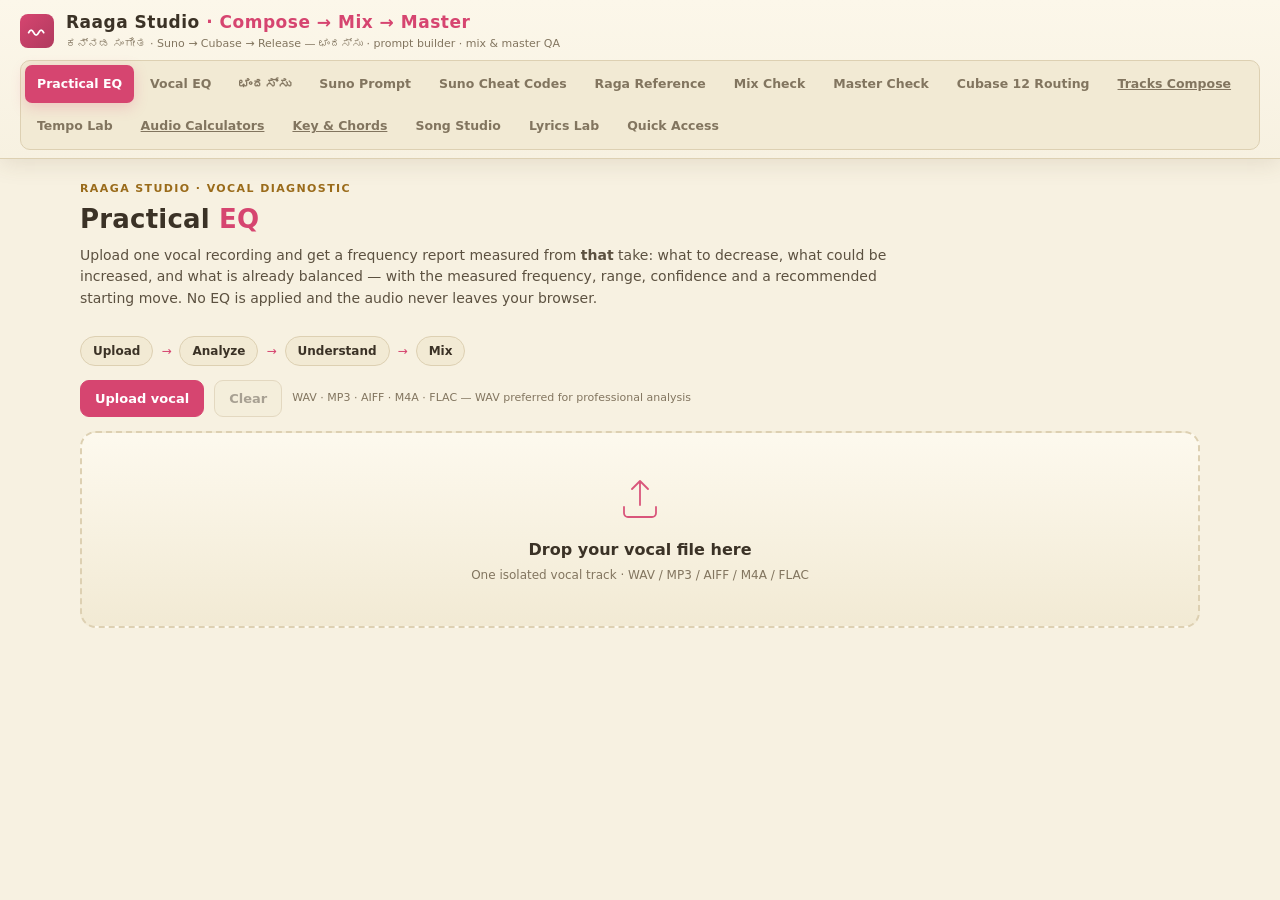
<file: index.html>
<!DOCTYPE html>
<html lang="en">
<head>
  <meta charset="utf-8">
  <meta name="viewport" content="width=device-width, initial-scale=1, viewport-fit=cover">
  <meta name="theme-color" content="#f7f1e1">
  <meta name="color-scheme" content="light">
  <meta name="apple-mobile-web-app-capable" content="yes">
  <meta name="apple-mobile-web-app-status-bar-style" content="black-translucent">
  <meta name="mobile-web-app-capable" content="yes">
  <meta name="format-detection" content="telephone=no">
  <meta name="description" content="Free in-browser studio for Kannada music: Suno prompt builder, raga reference, vocal EQ cheat sheet, mix and master check, tempo lab and more.">
  <meta name="keywords" content="Raaga Studio, Kannada music, Suno prompt builder, vocal EQ, mix check, master check, raga reference, tempo lab">
  <title>Raaga Studio · Compose → Mix → Master</title>
  <link rel="stylesheet" href="css/style.css">
  <link rel="stylesheet" href="css/vocal-eq-cheatsheet.css">
  <link rel="stylesheet" href="css/raga-reference.css">
  <link rel="stylesheet" href="css/practical-eq.css">
  <link rel="stylesheet" href="css/tempo-lab.css">
  <link rel="stylesheet" href="css/mix-tools.css">
  <link rel="stylesheet" href="css/lyrics-lab.css">
  <link rel="stylesheet" href="css/suno-cheats.css">
  <link rel="stylesheet" href="css/cubase-routing.css">
  <!-- Visual theme overrides specialist page styles for consistent contrast. -->
  <link rel="stylesheet" href="css/artistic-theme.css">
</head>
<body>

  <a class="skip-link" href="#tab-practical-eq">Skip to studio tools</a>
  <header class="topbar">
    <div class="logo" aria-hidden="true">
      <svg viewBox="0 0 24 24" fill="none" stroke="#fff" stroke-width="2.2" stroke-linecap="round">
        <path d="M2 14c2-4 4-4 6 0s4 4 6 0 4-4 6 0" />
      </svg>
    </div>
    <div class="brand">
      <h1>Raaga Studio <span class="brand-flow">· Compose → Mix → Master</span></h1>
      <p class="tag desktop-tag">ಕನ್ನಡ ಸಂಗೀತ · Suno → Cubase → Release — ಛಂದಸ್ಸು · prompt builder · mix &amp; master QA</p>
      <p class="tag nav-current" id="nav-current">Practical EQ</p>
    </div>
    <button type="button" class="nav-menu-btn" id="nav-menu-btn" aria-label="All studio tools" aria-expanded="false" aria-controls="nav-drawer">
      <span class="nav-menu-bars" aria-hidden="true"><i></i><i></i><i></i></span>
    </button>
    <nav class="tabnav" id="studio-tabnav" role="tablist" aria-label="Studio tools">
      <button type="button" class="tab active" data-tab="practical-eq" role="tab" aria-selected="true"><span class="tab-icon" aria-hidden="true">◎</span><span class="tab-label desktop">Practical EQ</span><span class="tab-label mobile">Analyze</span></button>
      <button type="button" class="tab" data-tab="vocal-eq" role="tab" aria-selected="false"><span class="tab-icon" aria-hidden="true">≋</span><span class="tab-label desktop">Vocal EQ</span><span class="tab-label mobile">EQ</span></button>
      <button type="button" class="tab" data-tab="prosody" role="tab" aria-selected="false"><span class="tab-icon kn" aria-hidden="true">ಅ</span><span class="tab-label">ಛಂದಸ್ಸು</span></button>
      <button type="button" class="tab" data-tab="suno" role="tab" aria-selected="false"><span class="tab-icon" aria-hidden="true">✦</span><span class="tab-label desktop">Suno Prompt</span><span class="tab-label mobile">Suno</span></button>
      <button type="button" class="tab" data-tab="suno-cheats" role="tab" aria-selected="false"><span class="tab-icon" aria-hidden="true">⌗</span><span class="tab-label desktop">Suno Cheat Codes</span><span class="tab-label mobile">Tags</span></button>
      <button type="button" class="tab" data-tab="raga" role="tab" aria-selected="false"><span class="tab-icon" aria-hidden="true">♪</span><span class="tab-label desktop">Raga Reference</span><span class="tab-label mobile">Raga</span></button>
      <button type="button" class="tab" data-tab="mix" role="tab" aria-selected="false"><span class="tab-icon" aria-hidden="true">≡</span><span class="tab-label desktop">Mix Check</span><span class="tab-label mobile">Mix</span></button>
      <button type="button" class="tab" data-tab="master" role="tab" aria-selected="false"><span class="tab-icon" aria-hidden="true">⌁</span><span class="tab-label desktop">Master Check</span><span class="tab-label mobile">Master</span></button>
      <button type="button" class="tab" data-tab="cubase-routing" role="tab" aria-selected="false"><span class="tab-icon" aria-hidden="true">🎚️</span><span class="tab-label desktop">Cubase 12 Routing</span><span class="tab-label mobile">Routing</span></button>
      <button type="button" class="tab" data-tab="tempo" role="tab" aria-selected="false"><span class="tab-icon" aria-hidden="true">◷</span><span class="tab-label desktop">Tempo Lab</span><span class="tab-label mobile">Tempo</span></button>
      <button type="button" class="tab" data-tab="songs" role="tab" aria-selected="false"><span class="tab-icon" aria-hidden="true">♫</span><span class="tab-label desktop">Song Studio</span><span class="tab-label mobile">Songs</span></button>
      <button type="button" class="tab" data-tab="lyrics" role="tab" aria-selected="false"><span class="tab-icon kn" aria-hidden="true">ಕ</span><span class="tab-label desktop">Lyrics Lab</span><span class="tab-label mobile">Lyrics</span></button>
      <button type="button" class="tab" data-tab="quick-access" role="tab" aria-selected="false"><span class="tab-icon" aria-hidden="true">⚡</span><span class="tab-label desktop">Quick Access</span><span class="tab-label mobile">Quick</span></button>
    </nav>
  </header>

  <div class="nav-drawer" id="nav-drawer" hidden>
    <button type="button" class="nav-drawer-backdrop" id="nav-drawer-backdrop" tabindex="-1" aria-label="Close tools menu"></button>
    <div class="nav-drawer-sheet" role="dialog" aria-modal="true" aria-labelledby="nav-drawer-title">
      <header class="nav-drawer-head">
        <div>
          <p class="nav-drawer-kicker">Raaga Studio</p>
          <h2 id="nav-drawer-title">Studio tools</h2>
        </div>
        <button type="button" class="nav-drawer-close" id="nav-drawer-close" aria-label="Close">✕</button>
      </header>
      <div class="nav-drawer-grid">
        <button type="button" class="nav-drawer-item" data-tab="practical-eq"><span class="nav-drawer-ico" aria-hidden="true">◎</span><span class="nav-drawer-copy"><b>Practical EQ</b><small>Vocal frequency diagnostic</small></span></button>
        <button type="button" class="nav-drawer-item" data-tab="vocal-eq"><span class="nav-drawer-ico" aria-hidden="true">≋</span><span class="nav-drawer-copy"><b>Vocal EQ</b><small>Mixing cheat sheet</small></span></button>
        <button type="button" class="nav-drawer-item" data-tab="prosody"><span class="nav-drawer-ico kn" aria-hidden="true">ಅ</span><span class="nav-drawer-copy"><b>ಛಂದಸ್ಸು</b><small>Kannada metre scanner</small></span></button>
        <button type="button" class="nav-drawer-item" data-tab="suno"><span class="nav-drawer-ico" aria-hidden="true">✦</span><span class="nav-drawer-copy"><b>Suno Prompt</b><small>Custom Mode builder</small></span></button>
        <button type="button" class="nav-drawer-item" data-tab="suno-cheats"><span class="nav-drawer-ico" aria-hidden="true">⌗</span><span class="nav-drawer-copy"><b>Suno Cheat Codes</b><small>Prompt tags &amp; metadata</small></span></button>
        <button type="button" class="nav-drawer-item" data-tab="raga"><span class="nav-drawer-ico" aria-hidden="true">♪</span><span class="nav-drawer-copy"><b>Raga Reference</b><small>Scale &amp; mood library</small></span></button>
        <button type="button" class="nav-drawer-item" data-tab="mix"><span class="nav-drawer-ico" aria-hidden="true">≡</span><span class="nav-drawer-copy"><b>Mix Check</b><small>Ready for mastering?</small></span></button>
        <button type="button" class="nav-drawer-item" data-tab="master"><span class="nav-drawer-ico" aria-hidden="true">⌁</span><span class="nav-drawer-copy"><b>Master Check</b><small>Release QA &amp; loudness</small></span></button>
        <button type="button" class="nav-drawer-item" data-tab="cubase-routing"><span class="nav-drawer-ico" aria-hidden="true">🎚️</span><span class="nav-drawer-copy"><b>Cubase 12 Mixing &amp; Routing</b><small>Professional bus architecture</small></span></button>
        <button type="button" class="nav-drawer-item" data-tab="tempo"><span class="nav-drawer-ico" aria-hidden="true">◷</span><span class="nav-drawer-copy"><b>Tempo Lab</b><small>BPM, beats &amp; key</small></span></button>
        <button type="button" class="nav-drawer-item" data-tab="songs"><span class="nav-drawer-ico" aria-hidden="true">♫</span><span class="nav-drawer-copy"><b>Song Studio</b><small>Project registry</small></span></button>
        <button type="button" class="nav-drawer-item" data-tab="lyrics"><span class="nav-drawer-ico kn" aria-hidden="true">ಕ</span><span class="nav-drawer-copy"><b>Lyrics Lab</b><small>Songwriting prompts</small></span></button>
        <button type="button" class="nav-drawer-item" data-tab="quick-access"><span class="nav-drawer-ico" aria-hidden="true">⚡</span><span class="nav-drawer-copy"><b>Quick Access</b><small>Mixing engineer toolbox</small></span></button>
      </div>
    </div>
  </div>

  <main id="studio-tools">
  <!-- ═══════════════ PRACTICAL EQ (home) ═══════════════ -->
  <section class="wrap pq-page" id="tab-practical-eq">
    <header class="pq-hero">
      <div>
        <p class="pq-kicker">Raaga Studio · vocal diagnostic</p>
        <h2>Practical <span>EQ</span></h2>
        <p class="mc-intro">
          Upload one vocal recording and get a frequency report measured from <strong>that</strong> take:
          what to decrease, what could be increased, and what is already balanced — with the measured
          frequency, range, confidence and a recommended starting move. No EQ is applied and the
          audio never leaves your browser.
        </p>
      </div>
      <div class="pq-hero-flow" aria-label="Workflow">
        <b>Upload</b><i>→</i><b>Analyze</b><i>→</i><b>Understand</b><i>→</i><b>Mix</b>
      </div>
    </header>

    <div class="controls mc-controls">
      <button class="btn primary" id="pq-browse" type="button">Upload vocal</button>
      <button class="btn" id="pq-clear" type="button" disabled>Clear</button>
      <span class="hint">WAV · MP3 · AIFF · M4A · FLAC — WAV preferred for professional analysis</span>
      <input type="file" id="pq-file" accept="audio/*,.wav,.mp3,.aiff,.aif,.m4a,.flac,.ogg,.opus,.aac" hidden>
    </div>

    <div id="pq-dropzone" class="mc-dropzone" tabindex="0" role="button"
         aria-label="Drop a vocal recording here or click to browse">
      <div class="mc-drop-icon" aria-hidden="true">
        <svg viewBox="0 0 48 48" width="48" height="48" fill="none" stroke="currentColor" stroke-width="1.8">
          <path d="M24 6v24M24 6l-8 8M24 6l8 8" stroke-linecap="round" stroke-linejoin="round"/>
          <path d="M8 32v6a4 4 0 004 4h24a4 4 0 004-4v-6" stroke-linecap="round"/>
        </svg>
      </div>
      <div class="mc-drop-title">Drop your vocal file here</div>
      <div class="mc-drop-sub">One isolated vocal track · WAV / MP3 / AIFF / M4A / FLAC</div>
    </div>

    <div id="pq-error" class="pq-error" hidden></div>

    <div id="pq-progress-wrap" class="mc-progress-wrap" hidden>
      <div class="mc-progress-track"><div id="pq-progress-bar" class="mc-progress-bar"></div></div>
      <div class="pq-progress-head">
        <span class="hint" id="pq-progress-label">Analyzing vocal…</span>
        <span id="pq-progress-pct">0%</span>
      </div>
    </div>

    <div id="pq-results" aria-live="polite"></div>
  </section>

  <!-- ═══════════════ VOCAL EQ CHEAT SHEET ═══════════════ -->
  <section class="wrap veq-page" id="tab-vocal-eq" hidden>
    <article class="veq-board" aria-labelledby="veq-title">
      <header class="veq-hero">
        <div class="veq-title-wrap">
          <svg class="veq-mic" viewBox="0 0 64 80" aria-hidden="true">
            <rect x="18" y="4" width="28" height="46" rx="14" fill="none" stroke="currentColor" stroke-width="4"/>
            <path d="M10 34v4a22 22 0 0 0 44 0v-4M32 60v13M20 74h24" fill="none" stroke="currentColor" stroke-width="4" stroke-linecap="round"/>
            <path d="M23 14h18M23 21h18M23 28h18M23 35h18" stroke="currentColor" stroke-width="2" opacity=".65"/>
          </svg>
          <div>
            <p class="veq-kicker">Raaga Studio quick reference</p>
            <h2 id="veq-title">Vocal Mixing <span>EQ</span> <em>Cheat Sheet</em></h2>
            <p class="veq-subtitle">Choose a voice, enter the six values, then adjust by ear. That’s it.</p>
          </div>
        </div>
        <aside class="veq-golden">
          <strong><span aria-hidden="true">★</span> Golden rule</strong>
          <p>Don’t boost every frequency. These are problem and character zones—not fixed settings.</p>
        </aside>
      </header>

      <section class="veq-start" aria-labelledby="veq-start-title">
        <div class="veq-section-head">
          <div>
            <span class="veq-eyebrow">Simple starting values</span>
            <h3 id="veq-start-title">Pick one voice and copy these settings</h3>
          </div>
          <ol class="veq-steps" aria-label="Three simple steps">
            <li><b>1</b> Pick</li><li><b>2</b> Enter</li><li><b>3</b> Listen</li>
          </ol>
        </div>

        <div class="veq-profile-grid">
          <section class="veq-profile male" aria-labelledby="male-title">
            <div class="veq-profile-title">
              <span class="veq-gender" aria-hidden="true">♂</span>
              <div><h4 id="male-title">Male vocal</h4><p>Warm, clear starting point</p></div>
            </div>
            <div class="veq-setting-grid">
              <div><span>HPF</span><strong>75 Hz</strong><small>24 dB/oct</small></div>
              <div><span>Mud</span><strong>250 Hz</strong><small>−3 dB · Q 1.3</small></div>
              <div><span>Boxiness</span><strong>450 Hz</strong><small>−2 dB · Q 1.6</small></div>
              <div><span>Presence</span><strong>3 kHz</strong><small>+2 dB · Q 0.9</small></div>
              <div><span>De-ess</span><strong>7 kHz</strong><small>2–4 dB reduction</small></div>
              <div><span>Air shelf</span><strong>12 kHz</strong><small>+2 dB · wide</small></div>
            </div>
          </section>

          <section class="veq-profile female" aria-labelledby="female-title">
            <div class="veq-profile-title">
              <span class="veq-gender" aria-hidden="true">♀</span>
              <div><h4 id="female-title">Female vocal</h4><p>Open, smooth starting point</p></div>
            </div>
            <div class="veq-setting-grid">
              <div><span>HPF</span><strong>100 Hz</strong><small>24 dB/oct</small></div>
              <div><span>Mud</span><strong>300 Hz</strong><small>−3 dB · Q 1.3</small></div>
              <div><span>Boxiness</span><strong>550 Hz</strong><small>−2 dB · Q 1.6</small></div>
              <div><span>Presence</span><strong>3.5 kHz</strong><small>+2 dB · Q 0.9</small></div>
              <div><span>De-ess</span><strong>7.5 kHz</strong><small>2–4 dB reduction</small></div>
              <div><span>Air shelf</span><strong>14 kHz</strong><small>+2 dB · wide</small></div>
            </div>
          </section>
        </div>
        <p class="veq-caution"><b>Start small:</b> keep normal boosts within +1 to +3 dB and cuts within −2 to −4 dB. Bypass often and keep the version that sounds better in the full mix.</p>
      </section>

      <section class="veq-zones" aria-labelledby="veq-zones-title">
        <div class="veq-section-head compact">
          <div><span class="veq-eyebrow">Frequency map</span><h3 id="veq-zones-title">What each area changes</h3></div>
          <span class="veq-scroll-note">Swipe sideways to see every zone →</span>
        </div>
        <div class="veq-table-shell" tabindex="0" aria-label="Scrollable vocal EQ frequency table">
          <table class="veq-table">
            <thead>
              <tr>
                <th scope="col" class="veq-row-label">Frequency</th>
                <th scope="col" class="zone-1">20–40<small>Hz</small></th>
                <th scope="col" class="zone-2">40–80<small>Hz</small></th>
                <th scope="col" class="zone-3">80–120<small>Hz</small></th>
                <th scope="col" class="zone-4">120–200<small>Hz</small></th>
                <th scope="col" class="zone-5">200–350<small>Hz</small></th>
                <th scope="col" class="zone-6">350–600<small>Hz</small></th>
                <th scope="col" class="zone-7">600–1k<small>Hz</small></th>
                <th scope="col" class="zone-8">1–2k<small>Hz</small></th>
                <th scope="col" class="zone-9">2–4k<small>Hz</small></th>
                <th scope="col" class="zone-10">4–6k<small>Hz</small></th>
                <th scope="col" class="zone-11">5–8k<small>Hz</small></th>
                <th scope="col" class="zone-12">8–12k<small>Hz</small></th>
                <th scope="col" class="zone-13">12–16k<small>Hz</small></th>
                <th scope="col" class="zone-14">16–20k<small>Hz</small></th>
              </tr>
            </thead>
            <tbody>
              <tr>
                <th scope="row" class="veq-row-label">What it affects</th>
                <td class="zone-1">Sub<br>rumble</td>
                <td class="zone-2">Deep warmth<br>&amp; body</td>
                <td class="zone-3">Chest &amp;<br>fundamental</td>
                <td class="zone-4">Warmth &amp;<br>fullness</td>
                <td class="zone-5">Mud &amp;<br>cloudiness</td>
                <td class="zone-6">Boxy or<br>nasal body</td>
                <td class="zone-7">Honk &amp;<br>nasal tone</td>
                <td class="zone-8">Presence &amp;<br>intelligibility</td>
                <td class="zone-9">Clarity &amp;<br>forwardness</td>
                <td class="zone-10">Attack &amp;<br>articulation</td>
                <td class="zone-11">Sibilance<br>“S” / “SH”</td>
                <td class="zone-12">Brightness<br>&amp; sparkle</td>
                <td class="zone-13">Air &amp;<br>openness</td>
                <td class="zone-14">Extreme<br>top end</td>
              </tr>
              <tr class="veq-action-row">
                <th scope="row" class="veq-row-label">Typical action</th>
                <td class="zone-1"><b class="down">↓</b> Remove</td>
                <td class="zone-2"><b class="down">↓</b> Cut if boomy</td>
                <td class="zone-3"><b class="up">↑</b> Boost carefully</td>
                <td class="zone-4"><b class="both">↕</b> Shape gently</td>
                <td class="zone-5"><b class="down">↓</b> Cut if muddy</td>
                <td class="zone-6"><b class="down">↓</b> Cut if boxy</td>
                <td class="zone-7"><b class="down">↓</b> Cut selectively</td>
                <td class="zone-8"><b class="up">↑</b> Boost carefully</td>
                <td class="zone-9"><b class="up">↑</b> Add presence</td>
                <td class="zone-10"><b class="up">↑</b> Add clarity</td>
                <td class="zone-11"><b class="down">↓</b> Dynamic cut</td>
                <td class="zone-12"><b class="up">↑</b> High shelf</td>
                <td class="zone-13"><b class="up">↑</b> Gentle shelf</td>
                <td class="zone-14"><b class="flat">—</b> Leave alone</td>
              </tr>
              <tr class="veq-value-row">
                <th scope="row" class="veq-row-label">Starter value</th>
                <td class="zone-1">HPF<br>24 dB/oct</td>
                <td class="zone-2">−2 to −4 dB<br>Q 1.2</td>
                <td class="zone-3">+1 dB<br>Q 0.8</td>
                <td class="zone-4">±1 dB<br>Q 0.8</td>
                <td class="zone-5">−3 dB<br>Q 1.3</td>
                <td class="zone-6">−2 dB<br>Q 1.6</td>
                <td class="zone-7">−2 dB<br>Q 2.0</td>
                <td class="zone-8">+1 dB<br>Q 1.0</td>
                <td class="zone-9">+2 dB<br>Q 0.9</td>
                <td class="zone-10">+1 dB<br>Q 1.0</td>
                <td class="zone-11">2–4 dB<br>reduction</td>
                <td class="zone-12">+1 dB<br>wide shelf</td>
                <td class="zone-13">+2 dB<br>wide shelf</td>
                <td class="zone-14">0 dB<br>no change</td>
              </tr>
            </tbody>
          </table>
        </div>
      </section>

      <div class="veq-main-grid">
        <section class="veq-card veq-curve-card" aria-labelledby="veq-curve-title">
          <div class="veq-card-title"><span aria-hidden="true">▶</span><h3 id="veq-curve-title">Typical EQ curve example</h3><small>Illustration—not a preset</small></div>
          <div class="veq-chart">
            <svg viewBox="0 0 1000 340" role="img" aria-labelledby="curve-svg-title curve-svg-desc">
              <title id="curve-svg-title">Example vocal EQ curve with nine labelled moves</title>
              <desc id="curve-svg-desc">A high pass filter, gentle warmth boost, mud and boxiness cuts, presence, clarity and articulation boosts, de-essing, and an air shelf.</desc>
              <defs>
                <linearGradient id="veqCurve" x1="0" y1="0" x2="1" y2="0">
                  <stop offset="0" stop-color="#d63a32"/><stop offset=".2" stop-color="#c77f1c"/>
                  <stop offset=".4" stop-color="#a89a1e"/><stop offset=".58" stop-color="#2e9a44"/>
                  <stop offset=".75" stop-color="#1f8fc4"/><stop offset="1" stop-color="#9a44ae"/>
                </linearGradient>
                <linearGradient id="veqFill" x1="0" y1="0" x2="1" y2="0">
                  <stop offset="0" stop-color="#d63a32" stop-opacity=".18"/><stop offset=".45" stop-color="#a89a1e" stop-opacity=".13"/>
                  <stop offset=".7" stop-color="#1f8fc4" stop-opacity=".18"/><stop offset="1" stop-color="#9a44ae" stop-opacity=".18"/>
                </linearGradient>
                <filter id="veqGlow"><feGaussianBlur stdDeviation="3" result="b"/><feMerge><feMergeNode in="b"/><feMergeNode in="SourceGraphic"/></feMerge></filter>
              </defs>
              <g class="veq-chart-grid">
                <path d="M64 34V292M156 34V292M250 34V292M344 34V292M438 34V292M532 34V292M626 34V292M720 34V292M814 34V292M938 34V292"/>
                <path d="M64 54H956M64 119H956M64 184H956M64 249H956M64 292H956"/>
              </g>
              <g class="veq-chart-axis">
                <text x="12" y="59">+6 dB</text><text x="25" y="189">0 dB</text><text x="12" y="254">−6 dB</text>
                <text x="64" y="320">20</text><text x="156" y="320">50</text><text x="250" y="320">100</text><text x="344" y="320">200</text>
                <text x="438" y="320">500</text><text x="532" y="320">1k</text><text x="626" y="320">2k</text><text x="720" y="320">5k</text>
                <text x="814" y="320">10k</text><text x="938" y="320">20k</text><text x="963" y="320">Hz</text>
              </g>
              <path class="veq-curve-fill" d="M64 274 C92 270 112 225 142 184 C184 174 210 154 248 164 C292 170 318 215 354 219 C386 216 402 184 432 184 C452 184 465 224 492 225 C521 220 548 174 578 135 C608 105 634 178 670 168 C694 160 708 123 730 126 C752 129 763 165 784 160 C810 153 826 119 855 125 C892 132 905 104 954 118 L954 292 L64 292Z"/>
              <path class="veq-curve-line" d="M64 274 C92 270 112 225 142 184 C184 174 210 154 248 164 C292 170 318 215 354 219 C386 216 402 184 432 184 C452 184 465 224 492 225 C521 220 548 174 578 135 C608 105 634 178 670 168 C694 160 708 123 730 126 C752 129 763 165 784 160 C810 153 826 119 855 125 C892 132 905 104 954 118"/>
              <g class="veq-points">
                <g class="p1"><circle cx="142" cy="184" r="13"/><text x="142" y="188">1</text></g>
                <g class="p2"><circle cx="248" cy="164" r="13"/><text x="248" y="168">2</text></g>
                <g class="p3"><circle cx="354" cy="219" r="13"/><text x="354" y="223">3</text></g>
                <g class="p4"><circle cx="492" cy="225" r="13"/><text x="492" y="229">4</text></g>
                <g class="p5"><circle cx="578" cy="135" r="13"/><text x="578" y="139">5</text></g>
                <g class="p6"><circle cx="670" cy="168" r="13"/><text x="670" y="172">6</text></g>
                <g class="p7"><circle cx="730" cy="126" r="13"/><text x="730" y="130">7</text></g>
                <g class="p8"><circle cx="784" cy="160" r="13"/><text x="784" y="164">8</text></g>
                <g class="p9"><circle cx="855" cy="125" r="13"/><text x="855" y="129">9</text></g>
              </g>
            </svg>
          </div>
          <ol class="veq-curve-legend">
            <li class="p1"><b>1</b><span>HPF<small>80 Hz · 24 dB/oct</small></span></li>
            <li class="p2"><b>2</b><span>Body<small>+1 dB · 100 Hz</small></span></li>
            <li class="p3"><b>3</b><span>Mud<small>−3 dB · 250 Hz</small></span></li>
            <li class="p4"><b>4</b><span>Boxiness<small>−2 dB · 450 Hz</small></span></li>
            <li class="p5"><b>5</b><span>Presence<small>+1 dB · 1.5 kHz</small></span></li>
            <li class="p6"><b>6</b><span>Clarity<small>+2 dB · 3.5 kHz</small></span></li>
            <li class="p7"><b>7</b><span>Articulation<small>+1 dB · 5 kHz</small></span></li>
            <li class="p8"><b>8</b><span>De-ess<small>2–4 dB · 7.5 kHz</small></span></li>
            <li class="p9"><b>9</b><span>Air shelf<small>+2 dB · 14 kHz</small></span></li>
          </ol>
        </section>

        <div class="veq-side-stack">
          <section class="veq-card" aria-labelledby="veq-chain-title">
            <div class="veq-card-title"><span aria-hidden="true">→</span><h3 id="veq-chain-title">Suggested vocal chain</h3></div>
            <div class="veq-chain" aria-label="High pass filter, mud control, boxiness control, presence, de-esser, air">
              <div class="purple"><b>⌁</b><span>HPF</span></div><i>›</i>
              <div class="orange"><b>∿</b><span>Mud</span></div><i>›</i>
              <div class="gold"><b>∿</b><span>Boxy</span></div><i>›</i>
              <div class="green"><b>∿</b><span>Presence</span></div><i>›</i>
              <div class="violet"><b>≋</b><span>De-ess</span></div><i>›</i>
              <div class="blue"><b>⌁</b><span>Air</span></div>
            </div>
          </section>

          <section class="veq-card veq-tips" aria-labelledby="veq-tips-title">
            <div class="veq-card-title"><span aria-hidden="true">✦</span><h3 id="veq-tips-title">Keep it simple</h3></div>
            <ul>
              <li>Use <b>narrow cuts</b> to remove problems.</li>
              <li>Use <b>wide, gentle boosts</b> for a natural tone.</li>
              <li>EQ while the <b>full mix is playing</b>.</li>
              <li><b>Bypass often.</b> Louder is not always better.</li>
            </ul>
          </section>

          <section class="veq-card veq-cinema">
            <div class="veq-card-title"><span aria-hidden="true">●</span><h3>Deep cinematic vocal</h3></div>
            <p>Keep the chest at <b>100–250 Hz</b>, remove mud carefully, then use saturation and compression for weight. Don’t create “power” by boosting bass alone.</p>
          </section>

          <section class="veq-remember" aria-label="Vocal EQ reminder">
            <strong><span aria-hidden="true">★</span> Remember</strong>
            <p>Cut the bad · keep the good · enhance the best · trust your ears.</p>
          </section>
        </div>
      </div>
    </article>

    <details class="veq-advanced">
      <summary><span><b>Optional:</b> open the interactive EQ</span><small>Only when you want to experiment</small></summary>
      <section class="panel peq-panel">
        <div class="peq-toolbar" id="peq-toolbar"></div>
        <div class="peq-display" id="peq-display" aria-label="Parametric EQ display — drag dots to shape the curve">
          <canvas class="peq-spectrum" id="peq-spectrum" aria-hidden="true"></canvas>
          <div class="peq-svg-host" id="peq-svg-host"></div>
          <div class="peq-tooltip" id="peq-tooltip" hidden></div>
        </div>
        <div class="peq-readout" id="peq-readout" aria-live="polite"></div>
        <div class="peq-controls" id="peq-controls"></div>
        <div class="peq-audiobar" id="peq-audiobar"></div>
      </section>
    </details>
  </section>

  <!-- ═══════════════ PROSODY TAB ═══════════════ -->
  <section class="wrap" id="tab-prosody" hidden>
    <h2 class="sec">ಸ್ಕ್ಯಾನರ್ (Scanner)</h2>

    <div class="legend-row">
      <span class="chip"><span class="box laghu-c">U</span> ಲಘು · 1 ಮಾತ್ರೆ</span>
      <span class="chip"><span class="box guru-c">—</span> ಗುರು · 2 ಮಾತ್ರೆ</span>
      <span class="chip"><span class="box pluta-c">3</span> ಪ್ಲುತ · 3 ಮಾತ್ರೆ</span>
      <span class="chip"><span class="box none-c">·</span> ಚಿಹ್ನೆ ಇಲ್ಲ (halant)</span>
    </div>

    <div class="controls">
      <label class="chk">
        <input type="checkbox" id="shatpadi">
        <span>ಷಟ್ಪದಿ (3ನೇ &amp; 6ನೇ ಸಾಲಿನ ಕೊನೆಯ ಅಕ್ಷರವನ್ನು ಗುರುವೆಂದು)</span>
      </label>
      <button class="btn primary" id="loadDemo">ಲೋಡ್ ಉದಾಹರಣೆಗಳು</button>
      <button class="btn" id="clear">ಅಳಿಸು</button>
      <button class="btn primary" id="copyAll" type="button">Copy All — 2 lines + ಮಾತ್ರೆ</button>
      <span class="hint">Kannada text → live ಮಾತ್ರೆ-ಲಘು-ಗುರು marking — 2-line copy (laghu/guru on top, words below)</span>
    </div>

    <div class="cols">
      <div class="panel">
        <label for="input" class="hint">ಕನ್ನಡ ಪದ್ಯ / ಸಾಲುಗಳು</label>
        <textarea id="input" spellcheck="false" placeholder="ಕನ್ನಡದಲ್ಲಿ ಬರೆಯಿರಿ…"></textarea>
      </div>
      <div class="panel output">
        <div style="display:flex;justify-content:space-between;align-items:center;gap:8px;">
          <span class="hint">ಗುರುತು ಮಾಡಿದ ಫಲಿತಾಂಶ — laghu/guru on top of akshara</span>
          <span class="hint" style="font-size:10px;">Select → Copy now keeps horizontal</span>
        </div>
        <div id="result"></div>
      </div>
    </div>

    <div id="prosody-flash" class="prosody-flash" role="status" aria-live="polite"></div>

    <h2 class="sec">ನಿಯಮಗಳು (ಮಾತ್ರೆ-ಲಘು-ಗುರು)</h2>
    <div id="rules"></div>
  </section>

  <!-- ═══════════════ SUNO PROMPT BUILDER TAB ═══════════════ -->
  <section class="wrap pb-page" id="tab-suno" hidden>
    <section class="pb-hero" aria-labelledby="sp-page-title">
      <div>
        <span class="pb-eyebrow">Built for Suno Custom Mode</span>
        <h2 id="sp-page-title">Turn a song idea into clean Suno fields</h2>
        <p>
          Shape the sound on the left, then copy <strong>Style of Music</strong> and
          <strong>Lyrics</strong> separately on the right. Your draft stays in this browser.
        </p>
      </div>
      <ol class="pb-steps" aria-label="Suno workflow">
        <li><b>1</b><span>Choose<br>the sound</span></li>
        <li><b>2</b><span>Copy style<br>&amp; lyrics</span></li>
        <li><b>3</b><span>Create<br>in Suno</span></li>
      </ol>
    </section>

    <div class="pb-grid">
      <section class="panel pb-form" aria-labelledby="sp-builder-title">
        <header class="pb-panel-head">
          <div>
            <span class="pb-step-mark">1</span>
            <div><h3 id="sp-builder-title">Shape the sound</h3><p>Selections update the prompt live.</p></div>
          </div>
          <div class="pb-head-actions">
            <a class="btn subtle pb-output-jump" href="#sp-output-title">View result ↓</a>
            <button class="btn subtle" id="sp-reset" type="button">Reset all</button>
          </div>
        </header>

        <div class="pb-field">
          <label class="pb-label" for="sp-title">Song title <em>optional</em></label>
          <input id="sp-title" class="mc-select pb-input" type="text" maxlength="120"
                 placeholder="e.g. ಮಳೆಯ ನೆನಪು">
        </div>

        <fieldset class="pb-field">
          <legend class="pb-label">Genre <em>pick 1–3</em><span class="pb-pick-count" id="sp-genres-count">0 / 3</span></legend>
          <div class="pb-chips" id="sp-genres" role="group" aria-label="Choose up to three genres"></div>
        </fieldset>

        <fieldset class="pb-field">
          <legend class="pb-label">Mood <em>pick 1–3</em><span class="pb-pick-count" id="sp-moods-count">0 / 3</span></legend>
          <div class="pb-chips" id="sp-moods" role="group" aria-label="Choose up to three moods"></div>
        </fieldset>

        <div class="pb-row">
          <div class="pb-field">
            <label class="pb-label" for="sp-tempo">Tempo</label>
            <select id="sp-tempo" class="mc-select"></select>
            <input id="sp-bpm" class="mc-select pb-input" type="number" min="40" max="240" inputmode="numeric"
                   aria-label="Exact BPM, optional" placeholder="Exact BPM (optional)">
          </div>
          <div class="pb-field">
            <label class="pb-label" for="sp-key">Key or raga</label>
            <select id="sp-key" class="mc-select"></select>
          </div>
        </div>

        <div class="pb-row">
          <div class="pb-field">
            <label class="pb-label" for="sp-vocals">Vocals</label>
            <select id="sp-vocals" class="mc-select"></select>
          </div>
          <div class="pb-field">
            <label class="pb-label" for="sp-language">Lyrics language</label>
            <select id="sp-language" class="mc-select"></select>
          </div>
        </div>

        <div class="pb-field">
          <label class="pb-label" for="sp-structure">Song structure</label>
          <select id="sp-structure" class="mc-select"></select>
          <span class="pb-help">Choose a template, then insert it in the Lyrics box.</span>
        </div>

        <fieldset class="pb-field">
          <legend class="pb-label">Instruments <em>pick up to 4</em><span class="pb-pick-count" id="sp-instruments-count">0 / 4</span></legend>
          <div class="pb-chips" id="sp-instruments" role="group" aria-label="Choose up to four instruments"></div>
        </fieldset>

        <fieldset class="pb-field">
          <legend class="pb-label">Production style <em>pick up to 3</em><span class="pb-pick-count" id="sp-prod-count">0 / 3</span></legend>
          <div class="pb-chips" id="sp-prod" role="group" aria-label="Choose up to three production styles"></div>
        </fieldset>

        <div class="pb-field">
          <label class="pb-label" for="sp-extra-style">Additional style direction <em>optional</em></label>
          <textarea id="sp-extra-style" class="pb-textarea pb-compact" spellcheck="true"
            placeholder="e.g. intimate close-miked vocal, gentle gamakas, dynamic final chorus"></textarea>
          <span class="pb-help">Describe musical traits rather than naming a living artist.</span>
        </div>

        <fieldset class="pb-field">
          <legend class="pb-label">Prompt detail</legend>
          <div class="pb-mode">
            <label class="chk"><input id="sp-mode-c" type="radio" name="sp-mode" value="concise" checked><span>Concise</span></label>
            <label class="chk"><input id="sp-mode-d" type="radio" name="sp-mode" value="detailed"><span>Detailed</span></label>
          </div>
        </fieldset>
      </section>

      <div class="pb-side">
        <section class="panel pb-output-panel" aria-labelledby="sp-output-title">
          <header class="pb-panel-head">
            <div>
              <span class="pb-step-mark">2</span>
              <div><h3 id="sp-output-title">Ready for Suno</h3><p>Paste each field into Custom Mode.</p></div>
            </div>
            <span class="pb-live"><i aria-hidden="true"></i> Live</span>
          </header>

          <div id="sp-validation" class="pb-validation warn" role="status">For a stronger result, choose a genre and a mood.</div>

          <div class="pb-field pb-output-field">
            <div class="pb-label-row">
              <label class="pb-label" for="sp-style-output">Style of Music</label>
              <span class="pb-char-count" id="sp-style-count">0 characters</span>
            </div>
            <textarea id="sp-style-output" class="pb-textarea out" spellcheck="false" readonly
              placeholder="Choose a genre and mood to build your style…"></textarea>
            <div class="pb-inline-actions">
              <button class="btn primary" id="sp-copy-style" type="button">Copy Style of Music</button>
              <span class="pb-help">If Suno shows a limit, remove lower-priority details first.</span>
            </div>
          </div>

          <div class="pb-field pb-output-field">
            <div class="pb-label-row">
              <label class="pb-label" for="sp-lyrics">Lyrics &amp; section tags</label>
              <span class="pb-char-count" id="sp-lyrics-count">0 characters</span>
            </div>
            <textarea id="sp-lyrics" class="pb-textarea pb-lyrics" spellcheck="true"
              placeholder="[Verse 1]&#10;ನಿಮ್ಮ ಸಾಹಿತ್ಯವನ್ನು ಇಲ್ಲಿ ಬರೆಯಿರಿ…&#10;&#10;[Chorus]&#10;…"></textarea>
            <p class="pb-instrumental-note" id="sp-instrumental-note" hidden>
              Instrumental mode is on. In Suno, enable the <strong>Instrumental</strong> toggle and leave Lyrics empty.
            </p>
            <div class="pb-inline-actions">
              <button class="btn" id="sp-insert-template" type="button">Insert structure template</button>
              <button class="btn primary" id="sp-copy-lyrics" type="button">Copy Lyrics</button>
              <button class="btn" id="sp-goto-prosody" type="button">Check Kannada metre →</button>
            </div>
          </div>

          <div class="pb-field pb-output-field">
            <div class="pb-label-row">
              <label class="pb-label" for="sp-exclude">Exclude <em>optional</em></label>
              <span class="pb-help">Suno → Advanced Options</span>
            </div>
            <input id="sp-exclude" class="mc-select pb-input" type="text"
                   placeholder="e.g. heavy autotune, distorted guitars, long intro">
            <div class="pb-inline-actions">
              <button class="btn" id="sp-copy-exclude" type="button">Copy Exclude</button>
            </div>
          </div>

          <div class="pb-primary-actions">
            <button class="btn" id="sp-copy-all" type="button">Copy all for notes</button>
            <button class="btn" id="sp-save-recipe" type="button">Save recipe</button>
            <a class="btn primary" id="sp-suno-link" href="https://suno.com/create" target="_blank" rel="noopener">Open Suno Create ↗</a>
          </div>

          <details class="pb-howto">
            <summary>Where does each field go?</summary>
            <ol>
              <li>Open Suno Create and enable <strong>Custom</strong>.</li>
              <li>Paste the generated text into <strong>Style of Music</strong>.</li>
              <li>Paste your sectioned words into <strong>Lyrics</strong>, or enable <strong>Instrumental</strong>.</li>
              <li>Paste exclusions under <strong>Advanced Options → Exclude</strong>.</li>
            </ol>
          </details>
        </section>

        <section class="panel pb-recipes" aria-labelledby="sp-recipes-title">
          <header class="pb-panel-head compact">
            <div><span class="pb-step-mark">★</span><div><h3 id="sp-recipes-title">Recipes</h3><p>Load a starter or save the complete form.</p></div></div>
          </header>
          <div id="sp-recipe-name-wrap" class="pb-save-form" hidden>
            <label class="pb-label" for="sp-recipe-name">Recipe name</label>
            <input id="sp-recipe-name" class="mc-select pb-input" type="text" maxlength="80" placeholder="e.g. Kannada indie ballad">
            <div class="pb-inline-actions">
              <button class="btn primary" id="sp-recipe-confirm" type="button">Save recipe</button>
              <button class="btn" id="sp-recipe-cancel" type="button">Cancel</button>
            </div>
          </div>
          <div id="sp-recipes" class="pb-recipe-list"></div>
        </section>
      </div>
    </div>

    <div id="sp-flash" class="pb-flash" role="status" aria-live="polite"></div>
  </section>

  <!-- ═══════════════ SUNO CHEAT CODES & META TAGS TAB ═══════════════ -->
  <section class="wrap sc-page" id="tab-suno-cheats" hidden>
    <header class="sc-hero">
      <p class="sc-kicker">Raaga Studio · prompt reference</p>
      <h2>Suno Cheat Codes <span>&amp; Meta Tags</span></h2>
      <p class="mc-intro">
        Click a tag to drop it into the <strong>lyrics pad</strong>, or copy it
        in one tap. Square brackets <code>[ ]</code> are the reliable default for
        structure, vocals, instruments and transitions. Parentheses
        <code>( )</code> are for ad-libs. Curly braces and angle brackets are
        experimental.
      </p>
      <ol class="sc-howto" aria-label="How to use this page">
        <li><b>1</b><span>Pick a notation</span></li>
        <li><b>2</b><span>Click a tag to insert</span></li>
        <li><b>3</b><span>Write lyrics under it</span></li>
        <li><b>4</b><span>Copy or send to Suno</span></li>
      </ol>
      <p class="sc-honesty">
        <strong>Read this first:</strong> Suno does not publish an official list of every
        recognised tag. Bracket markers such as <code>[Chorus]</code> are Suno's documented
        lyric-section format, but most words below are descriptive prompt language — they
        influence output <em>probabilistically</em>, and no tag guarantees a result. Treat
        everything here as a starting point, not a specification.
      </p>
    </header>

    <section class="sc-notation" aria-labelledby="sc-notation-title">
      <header class="sc-notation-head">
        <div>
          <span class="sc-eyebrow">Write it the way Suno reads it</span>
          <h3 id="sc-notation-title">Notation guide</h3>
          <p>Four ways to mark a lyrics line. Use square brackets first. Everything else is community practice — useful, not guaranteed.</p>
        </div>
      </header>
      <div class="sc-notation-grid">
        <article class="sc-note-card sc-note-bracket" data-notation-jump="bracket">
          <header>
            <code class="sc-note-glyph">[ ]</code>
            <span class="sc-reliab high">Best</span>
          </header>
          <h4>Square brackets</h4>
          <p>Structural and performance metadata. Put each tag on its <strong>own line</strong>, then write lyrics underneath.</p>
          <ul class="sc-note-uses">
            <li><b>Structural</b> — sections of the song</li>
            <li><b>Vocal / voice</b> — who is singing</li>
            <li><b>Instrumental</b> — solos and featured parts</li>
            <li><b>Performance</b> — how the line is delivered</li>
            <li><b>Transition / production</b> — fills, risers, drops</li>
          </ul>
          <div class="sc-mini-tags" aria-label="Square-bracket examples">
            <button type="button" class="sc-mini-tag" data-insert="[Intro]">[Intro]</button>
            <button type="button" class="sc-mini-tag" data-insert="[Verse 1]">[Verse 1]</button>
            <button type="button" class="sc-mini-tag" data-insert="[Chorus]">[Chorus]</button>
            <button type="button" class="sc-mini-tag" data-insert="[Female Vocal]">[Female Vocal]</button>
            <button type="button" class="sc-mini-tag" data-insert="[Alapana]">[Alapana]</button>
            <button type="button" class="sc-mini-tag" data-insert="[Guitar Solo]">[Guitar Solo]</button>
          </div>
        </article>
        <article class="sc-note-card sc-note-paren" data-notation-jump="paren">
          <header>
            <code class="sc-note-glyph">( )</code>
            <span class="sc-reliab mid">Useful</span>
          </header>
          <h4>Parentheses</h4>
          <p>Vocalised / ad-lib material — sounds you want <em>sung or heard</em>, not treated as a section label.</p>
          <ul class="sc-note-uses">
            <li><b>Ad-libs</b> — oh, mmm, ha ha, la la</li>
            <li><b>Cues</b> — (whispered), (building), (fade out)</li>
            <li><b>Wordless bars</b> — (instrumental)</li>
          </ul>
          <div class="sc-mini-tags" aria-label="Parenthesis examples">
            <button type="button" class="sc-mini-tag" data-insert="(oh...)">(oh...)</button>
            <button type="button" class="sc-mini-tag" data-insert="(mmm...)">(mmm...)</button>
            <button type="button" class="sc-mini-tag" data-insert="(ha ha)">(ha ha)</button>
            <button type="button" class="sc-mini-tag" data-insert="(la la la)">(la la la)</button>
            <button type="button" class="sc-mini-tag" data-insert="(yeah)">(yeah)</button>
            <button type="button" class="sc-mini-tag" data-insert="(instrumental)">(instrumental)</button>
          </div>
        </article>
        <article class="sc-note-card sc-note-brace" data-notation-jump="brace">
          <header>
            <code class="sc-note-glyph">{ }</code>
            <span class="sc-reliab low">Experimental</span>
          </header>
          <h4>Curly braces</h4>
          <p>Instruction-style asides. Community-tested only — often ignored, sometimes sung as words. Prefer a bracket tag or style text first.</p>
          <div class="sc-mini-tags" aria-label="Curly-brace examples">
            <button type="button" class="sc-mini-tag" data-insert="{build energy}">{build energy}</button>
            <button type="button" class="sc-mini-tag" data-insert="{whisper this line}">{whisper this line}</button>
            <button type="button" class="sc-mini-tag" data-insert="{instrumental only}">{instrumental only}</button>
            <button type="button" class="sc-mini-tag" data-insert="{bigger final chorus}">{bigger final chorus}</button>
          </div>
        </article>
        <article class="sc-note-card sc-note-angle" data-notation-jump="angle">
          <header>
            <code class="sc-note-glyph">&lt; &gt;</code>
            <span class="sc-reliab low">Less reliable</span>
          </header>
          <h4>Angle brackets</h4>
          <p>The least consistent notation. Some models treat them like brackets; others sing them. Use <code>[Chorus]</code> instead unless you are experimenting.</p>
          <div class="sc-mini-tags" aria-label="Angle-bracket examples">
            <button type="button" class="sc-mini-tag" data-insert="&lt;verse&gt;">&lt;verse&gt;</button>
            <button type="button" class="sc-mini-tag" data-insert="&lt;chorus&gt;">&lt;chorus&gt;</button>
            <button type="button" class="sc-mini-tag" data-insert="&lt;male vocal&gt;">&lt;male vocal&gt;</button>
            <button type="button" class="sc-mini-tag" data-insert="&lt;instrumental&gt;">&lt;instrumental&gt;</button>
          </div>
        </article>
      </div>
    </section>

    <div class="sc-legend" role="group" aria-label="How to read the tag labels">
      <span class="sc-legend-label">Field labels</span>
      <span class="sc-kind sc-kind-lyrics">Lyrics tag</span>
      <span>Marker for the Lyrics field — Suno's documented section format.</span>
      <span class="sc-kind sc-kind-style">Style text</span>
      <span>Descriptive phrase for Style of Music — a steering word, not a switch.</span>
      <span class="sc-kind sc-kind-exclude">Exclude</span>
      <span>Negative wording for Advanced Options → Exclude, or "no …" in style text.</span>
      <span class="sc-kind sc-kind-meta">Formatting</span>
      <span>Convention about how to write the fields — good practice, not a magic tag.</span>
    </div>

    <div class="sc-controls">
      <input type="search" id="sc-search" class="sc-search"
             placeholder="Search tags — e.g. “breathy”, “verse”, “mridangam”, “alapana”, “oh…”"
             aria-label="Search Suno cheat codes and meta tags">
      <div class="sc-filter-block">
        <span class="sc-legend-label" id="sc-field-label">Field</span>
        <div class="sc-filters" id="sc-filters" role="group" aria-labelledby="sc-field-label">
          <button type="button" class="sc-filter on" data-filter="all" aria-pressed="true">All</button>
          <button type="button" class="sc-filter" data-filter="lyrics" aria-pressed="false">Lyrics tags</button>
          <button type="button" class="sc-filter" data-filter="style" aria-pressed="false">Style text</button>
          <button type="button" class="sc-filter" data-filter="exclude" aria-pressed="false">Exclude</button>
          <button type="button" class="sc-filter" data-filter="meta" aria-pressed="false">Formatting</button>
        </div>
      </div>
      <div class="sc-filter-block">
        <span class="sc-legend-label" id="sc-notation-label">Notation</span>
        <div class="sc-filters" id="sc-notation-filters" role="group" aria-labelledby="sc-notation-label">
          <button type="button" class="sc-filter on" data-notation="all" aria-pressed="true">All</button>
          <button type="button" class="sc-filter" data-notation="bracket" aria-pressed="false">[ ]</button>
          <button type="button" class="sc-filter" data-notation="paren" aria-pressed="false">( )</button>
          <button type="button" class="sc-filter" data-notation="brace" aria-pressed="false">{ }</button>
          <button type="button" class="sc-filter" data-notation="angle" aria-pressed="false">&lt; &gt;</button>
        </div>
      </div>
    </div>

    <div class="sc-work">
      <div class="sc-main">
        <nav class="sc-toc" id="sc-toc" aria-label="Jump to a category"></nav>
        <p class="sc-count" id="sc-count" aria-live="polite"></p>
        <div id="sc-categories"></div>
      </div>
      <aside class="sc-pad" id="sc-pad" aria-labelledby="sc-pad-title">
        <header class="sc-pad-head">
          <div>
            <span class="sc-eyebrow">Click a tag to insert</span>
            <h3 id="sc-pad-title">Lyrics pad</h3>
          </div>
          <span class="sc-pad-meta" id="sc-pad-meta">Empty</span>
        </header>
        <p class="sc-pad-help">Build a lyrics field here. Tags go on their own line; write words underneath. Parentheses sit where you want the ad-lib heard.</p>
        <div class="sc-pad-skeletons" role="group" aria-label="Start from a skeleton">
          <button type="button" class="sc-filter" data-skeleton="pop">Pop form</button>
          <button type="button" class="sc-filter" data-skeleton="carnatic">Carnatic</button>
          <button type="button" class="sc-filter" data-skeleton="edm">Build / drop</button>
        </div>
        <label class="sc-pad-label" for="sc-pad-text">Lyrics draft</label>
        <textarea id="sc-pad-text" class="sc-pad-text" spellcheck="true"
          placeholder="[Intro]&#10;(instrumental)&#10;&#10;[Verse 1]&#10;Your first lines…&#10;&#10;[Chorus]&#10;Your hook…"></textarea>
        <div class="sc-pad-actions">
          <button type="button" class="btn primary" id="sc-pad-copy">Copy lyrics</button>
          <button type="button" class="btn" id="sc-pad-suno">Send to Suno Prompt →</button>
          <button type="button" class="btn" id="sc-pad-clear">Clear</button>
        </div>
      </aside>
    </div>

    <div class="sc-templates" id="sc-templates" aria-label="Starter templates"></div>

    <p class="sc-warning">
      <strong>Honesty note:</strong> tag behaviour is probabilistic and changes between Suno
      models and versions. Anything bracket-based beyond the common section markers is
      community-tested practice, not a documented API. Generate two takes, keep one word
      that changed something, and build a prompt that works for <em>you</em>. For a guided
      field-by-field builder, open the
      <button type="button" class="btn sm" data-jump-tab="suno">Suno Prompt tab →</button>
    </p>

    <div id="sc-flash" class="sc-flash" role="status" aria-live="polite"></div>
  </section>

  <!-- ═══════════════ RAGA REFERENCE TAB ═══════════════ -->
  <section class="wrap" id="tab-raga" hidden>
    <h2 class="sec">Raga Reference — Scale &amp; Mood Library</h2>
    <p class="rg-intro">
      Pick a raga, see its <strong>ārohana / avarohana</strong> and the
      <strong>Western notes</strong> (Sa = C) it maps to, then send it straight into your
      <strong>Suno prompt</strong> or use the same notes to keep your
      <strong>Cubase session in key</strong>. Search by raga, swara (e.g. “M2”), mood or rasa.
    </p>

    <div class="rg-controls" id="rg-controls">
      <input type="search" id="rg-search" class="rg-search"
             placeholder="Search — e.g. “Hamsadhwani”, “M2”, “melancholic”, “evening”…" aria-label="Search ragas">
      <div class="rg-filters" id="rg-filters" role="group" aria-label="Filter ragas by type">
        <button type="button" class="rg-filter on" data-filter="all">All</button>
        <button type="button" class="rg-filter" data-filter="pentatonic">Pentatonic</button>
        <button type="button" class="rg-filter" data-filter="melakarta">Melakarta</button>
        <button type="button" class="rg-filter" data-filter="janya">Janya</button>
        <button type="button" class="rg-filter" data-filter="hindustani">Hindustani</button>
      </div>
    </div>
    <p class="rg-count" id="rg-count" aria-live="polite"></p>

    <div class="rg-grid" id="rg-grid"></div>

    <h2 class="sec">Swara → Western note map (Sa = C)</h2>
    <div class="rg-ref-grid">
      <div class="panel">
        <table class="rg-ref-table">
          <thead><tr><th scope="col">Swara</th><th scope="col">Western note</th></tr></thead>
          <tbody id="rg-swara-body"></tbody>
        </table>
      </div>
      <div class="panel">
        <h3 class="pb-panel-title">How to use this</h3>
        <ul class="rg-note-help">
          <li><b>Sa = C</b> is the reference. To transpose, move every note by the same interval (e.g. Sa = G → shift everything up a 5th).</li>
          <li>In <b>Suno</b>, put the raga in the <em>Key</em> field — the snippet button pastes a ready description.</li>
          <li>In <b>Cubase</b>, use the Western notes to write MIDI or set a scale, so your session matches the Suno vocal.</li>
          <li>The <b>mood / time</b> hints are traditional guidance, not rules — always trust your ears.</li>
        </ul>
      </div>
    </div>
  </section>

  <!-- ═══════════════ MIX CHECK TAB ═══════════════ -->
  <section class="wrap" id="tab-mix" hidden>
    <h2 class="sec">Mix Check — Pre-Master Analysis</h2>
    <p class="mc-intro">
      Drop your <strong>mixdown</strong> (before mastering) to check it against mixing targets:
      headroom (peaks ≤ −6 dBFS, integrated ≈ −18 to −14 LUFS), dynamics (crest/DR), stereo/phase,
      low-end buildup and clipping. The verdict tells you whether the mix is
      <strong>ready for mastering</strong> — no file ever leaves your browser.
    </p>

    <div class="controls mc-controls">
      <label class="hint" for="mx-genre">Genre reference</label>
      <select id="mx-genre" class="mc-select" aria-label="Genre reference for mix targets"></select>
      <button class="btn primary" id="mx-browse" type="button">Browse files</button>
      <button class="btn" id="mx-clear" type="button">Clear</button>
      <input type="file" id="mx-file" accept="audio/*,.wav,.flac,.aiff,.aif,.mp3,.ogg,.opus,.m4a,.aac,.caf" hidden>
    </div>

    <div id="mx-dropzone" class="mc-dropzone" tabindex="0" role="button"
         aria-label="Drop your mixdown here or click to browse">
      <div class="mc-drop-icon" aria-hidden="true">
        <svg viewBox="0 0 48 48" width="48" height="48" fill="none" stroke="currentColor" stroke-width="1.8">
          <path d="M24 6v24M24 6l-8 8M24 6l8 8" stroke-linecap="round" stroke-linejoin="round"/>
          <path d="M8 32v6a4 4 0 004 4h24a4 4 0 004-4v-6" stroke-linecap="round"/>
        </svg>
      </div>
      <div class="mc-drop-title">Drag &amp; drop your mixdown here</div>
      <div class="mc-drop-sub">WAV · FLAC · AIFF · MP3 · OGG — the mix you’re about to master</div>
    </div>

    <div id="mx-progress-wrap" class="mc-progress-wrap" hidden>
      <div class="mc-progress-track"><div id="mx-progress-bar" class="mc-progress-bar"></div></div>
      <div id="mx-progress-label" class="hint">Analyzing…</div>
    </div>

    <div id="mx-results"></div>
  </section>

  <!-- ═══════════════ MASTER CHECK TAB ═══════════════ -->
  <section class="wrap" id="tab-master" hidden>
    <h2 class="sec">Master Check — Audio Quality Analysis</h2>
    <p class="mc-intro">
      Drop a master (WAV, FLAC, AIFF, MP3, OGG…) for loudness (LUFS / dBTP), dynamic range,
      clipping, spectrum, stereo/phase, silence &amp; noise, metadata checks — plus a
      <strong>release-ready checklist</strong> (dBTP ≤ −1, dithering, ISRC, artwork, platform targets).
      Analysis runs entirely in your browser — files never leave this device.
    </p>

    <div class="controls mc-controls">
      <label class="hint" for="mc-genre">Genre reference</label>
      <select id="mc-genre" class="mc-select" aria-label="Genre reference for DR thresholds"></select>
      <button class="btn primary" id="mc-browse" type="button">Browse files</button>
      <button class="btn" id="mc-clear" type="button">Clear</button>
      <button class="btn" id="mc-export-json" type="button" disabled>Export JSON</button>
      <button class="btn" id="mc-export-pdf" type="button" disabled>Export PDF</button>
      <input type="file" id="mc-file" accept="audio/*,.wav,.flac,.aiff,.aif,.mp3,.ogg,.opus,.m4a,.aac,.caf" multiple hidden>
    </div>

    <div id="mc-dropzone" class="mc-dropzone" tabindex="0" role="button"
         aria-label="Drop audio files here or click to browse">
      <div class="mc-drop-icon" aria-hidden="true">
        <svg viewBox="0 0 48 48" width="48" height="48" fill="none" stroke="currentColor" stroke-width="1.8">
          <path d="M24 6v24M24 6l-8 8M24 6l8 8" stroke-linecap="round" stroke-linejoin="round"/>
          <path d="M8 32v6a4 4 0 004 4h24a4 4 0 004-4v-6" stroke-linecap="round"/>
        </svg>
      </div>
      <div class="mc-drop-title">Drag &amp; drop audio masters here</div>
      <div class="mc-drop-sub">WAV · FLAC · AIFF · MP3 · OGG · AAC — single tracks or batch album/EP</div>
    </div>

    <div id="mc-progress-wrap" class="mc-progress-wrap" hidden>
      <div class="mc-progress-track"><div id="mc-progress-bar" class="mc-progress-bar"></div></div>
      <div id="mc-progress-label" class="hint">Analyzing…</div>
    </div>

    <div id="mc-file-list"></div>
    <div id="mc-dashboard" class="mc-dashboard" hidden></div>

    <h2 class="sec">What Master Check analyzes</h2>
    <div class="mc-feature-grid">
      <div class="panel mc-feat"><h4>1. File format</h4><p>Container, bit depth, sample rate, integrity, lossy vs lossless, size vs duration.</p></div>
      <div class="panel mc-feat"><h4>2. Loudness (LUFS / dBTP)</h4><p>Integrated, short-term, momentary LUFS, True Peak, LRA, and platform gain (Spotify, Apple, YouTube…).</p></div>
      <div class="panel mc-feat"><h4>3. Dynamic range</h4><p>DR value, crest factor, genre thresholds, brick-wall / over-compression detection.</p></div>
      <div class="panel mc-feat"><h4>4. Clipping &amp; distortion</h4><p>Digital overs, inter-sample peaks, clipped sample count, severity rating.</p></div>
      <div class="panel mc-feat"><h4>5. Frequency spectrum</h4><p>20 Hz–20 kHz curve, sub-bass, low-end buildup, HF roll-off, DC offset.</p></div>
      <div class="panel mc-feat"><h4>6. Stereo field</h4><p>Correlation, mono compatibility, Mid/Side balance, L/R imbalance, phase issues.</p></div>
      <div class="panel mc-feat"><h4>7. Silence &amp; noise</h4><p>Head/tail silence, abrupt edges, noise floor, clicks/pops.</p></div>
      <div class="panel mc-feat"><h4>8. Metadata + release</h4><p>Title, artist, album, ISRC, artwork — plus release-ready checklist (dithering, dBTP ≤ −1).</p></div>
    </div>
  </section>

  <!-- ═══════════════ TEMPO LAB TAB ═══════════════ -->
  <section class="wrap" id="tab-tempo" hidden>
    <h2 class="sec">ತಾಳ · Tempo Lab</h2><p class="mc-intro">Measure BPM, beat positions, tempo drift, energy and key from audio on this device. Files never leave your browser.</p>
    <input id="tl-file" type="file" accept="audio/*" hidden><div id="tl-drop" class="tl-drop" role="button" tabindex="0">Drop an audio file here, or click to browse<br><small>WAV · MP3 · FLAC · AIFF · OGG</small></div><p id="tl-status" class="hint"></p>
    <div id="tl-summary" class="tl-grid"></div><p id="tl-warnings" class="tl-warn"></p>
    <div class="tl-actions"><button id="tl-half" class="btn" type="button">÷2 tempo</button><button id="tl-double" class="btn" type="button">×2 tempo</button><button id="tl-tap" class="btn tl-tap" type="button">Tap along</button><span id="tl-tap-result"></span><button id="tl-suno" class="btn" type="button">Use in Suno Builder</button><button id="tl-export" class="btn" type="button" disabled>Export JSON</button><button id="tl-csv" class="btn" type="button">Export beats CSV</button></div>
    <div class="tl-card"><h3>Waveform &amp; beat grid</h3><canvas id="tl-wave" class="tl-canvas"></canvas></div><div class="tl-card"><h3>Tempo drift</h3><canvas id="tl-tempo" class="tl-canvas"></canvas></div><div class="tl-card"><h3>Energy</h3><canvas id="tl-energy" class="tl-canvas"></canvas></div>
  </section>

  <!-- ═══════════════ SONG STUDIO TAB ═══════════════ -->
  <section class="wrap" id="tab-songs" hidden>
    <h2 class="sec">Song Studio — Project Registry &amp; Workflow</h2>
    <p class="mc-intro">
      One card per song, tracking the whole journey: <strong>Idea → Composing → Suno → Mixing → Mastering →
      Released</strong>. Keep the Suno prompt used, stem-export and mix/master checklists, session notes
      and mix/master versions. Everything is saved locally in your browser and can be exported as JSON.
    </p>

    <div id="ss-strip" class="ss-strip"></div>

    <div class="controls mc-controls">
      <button class="btn primary" id="ss-add" type="button">+ New song</button>
      <button class="btn" id="ss-export-all" type="button">Export all (JSON)</button>
      <button class="btn" id="ss-import-btn" type="button">Import JSON</button>
      <input type="file" id="ss-import" accept="application/json,.json" hidden>
      <span class="hint">Saved to this browser only (localStorage)</span>
    </div>

    <div id="ss-list" class="ss-list"></div>

    <div id="ss-editor" class="ss-editor" hidden>
      <div class="ss-editor-head">
        <h3 id="ss-editor-title">Edit song</h3>
        <button class="btn" id="ss-close" type="button">✕ Close</button>
      </div>

      <div class="ss-form-grid">
        <label class="ss-field">Title <input id="ss-title" class="mc-select" type="text" placeholder="Song title"></label>
        <label class="ss-field">Artist <input id="ss-artist" class="mc-select" type="text" placeholder="Your name / band"></label>
        <label class="ss-field">Genre <input id="ss-genre" class="mc-select" type="text" placeholder="Carnatic Fusion, Bhavageete…"></label>
        <label class="ss-field">BPM <input id="ss-bpm" class="mc-select" type="text" placeholder="e.g. 96"></label>
        <label class="ss-field">Key <input id="ss-key" class="mc-select" type="text" placeholder="e.g. C major / Hamsadhwani"></label>
        <label class="ss-field">Status
          <select id="ss-status" class="mc-select"></select>
        </label>
      </div>

      <div class="ss-field">
        <label class="pb-label" for="ss-links">Links (Suno song, files, project paths) — one per line</label>
        <textarea id="ss-links" class="pb-textarea" spellcheck="false" placeholder="https://suno.com/song/…&#10;Cubase project: /music/songs/myname_v2.cpr"></textarea>
      </div>

      <div class="ss-field">
        <label class="pb-label" for="ss-notes">Session notes</label>
        <textarea id="ss-notes" class="pb-textarea" spellcheck="false" placeholder="What you changed, what to try next…"></textarea>
      </div>

      <div class="ss-chk-cols">
        <div class="panel ss-chk">
          <h4>Suno → Cubase export</h4>
          <div id="ss-suno-chk"></div>
        </div>
        <div class="panel ss-chk">
          <h4>Mix session</h4>
          <div id="ss-mix-chk"></div>
        </div>
        <div class="panel ss-chk">
          <h4>Master / release</h4>
          <div id="ss-master-chk"></div>
        </div>
      </div>

      <div class="panel ss-versions">
        <h4>Versions &amp; mastering chain log</h4>
        <div class="ss-ver-add">
          <input id="ss-ver-name" class="mc-select" type="text" placeholder="e.g. Mix v2 / Master v1">
          <input id="ss-ver-notes" class="mc-select" type="text" placeholder="Notes (chain, settings…)">
          <button class="btn primary" id="ss-ver-add" type="button">Add</button>
        </div>
        <div id="ss-versions"></div>
      </div>

      <div class="controls">
        <button class="btn primary" id="ss-save" type="button">Save song</button>
        <button class="btn" id="ss-delete" type="button">Delete song</button>
        <button class="btn" id="ss-export-one" type="button">Export this song</button>
        <button class="btn" id="ss-goto-mix" type="button">→ Mix Check</button>
        <button class="btn" id="ss-goto-master" type="button">→ Master Check</button>
      </div>
    </div>
  </section>

  <!-- ═══════════════ LYRICS LAB TAB ═══════════════ -->
  <section class="wrap ll-page" id="tab-lyrics" hidden>
    <header class="ll-hero">
      <div>
        <p class="ll-kicker">Raaga Studio · songwriting prompt builder</p>
        <h2>Lyrics <span>Lab</span></h2>
        <p class="mc-intro">Build a clear Kannada, English or bilingual songwriting prompt—then copy it into your preferred writing AI.</p>
      </div>
      <div class="ll-hero-note"><strong>Prompt only</strong><span>Lyrics Lab guides the writer; it does not generate lyrics or invent scores.</span></div>
    </header>

    <section class="panel ll-builder" aria-labelledby="ll-builder-title">
      <div class="ll-panel-title">
        <span class="ll-step">01</span>
        <div><h3 id="ll-builder-title">Describe the song</h3><p>Only the idea is required. The controls turn it into a focused songwriting brief.</p></div>
      </div>

      <div class="ll-field ll-language-field">
        <span class="ll-label" id="ll-language-label">Language / ಭಾಷೆ</span>
        <div class="ll-segmented" id="ll-language" role="group" aria-labelledby="ll-language-label">
          <button type="button" class="on" data-language="kannada" aria-pressed="true">ಕನ್ನಡ <small>Kannada</small></button>
          <button type="button" data-language="english" aria-pressed="false">English</button>
          <button type="button" data-language="bilingual" aria-pressed="false">ಕನ್ನಡ + English</button>
        </div>
      </div>

      <label class="ll-field" for="ll-idea">
        <span class="ll-label">Song idea, emotion or story / ಹಾಡಿನ ಕಲ್ಪನೆ <em>required</em></span>
        <textarea id="ll-idea" class="ll-idea" rows="4" maxlength="1200" spellcheck="true"
          placeholder="ಉದಾ: ಮೊದಲ ಮಳೆಯಲ್ಲಿ ಬಸ್ ನಿಲ್ದಾಣದಲ್ಲಿ ಮತ್ತೆ ಭೇಟಿಯಾಗುವ ಇಬ್ಬರು"></textarea>
        <span class="ll-field-help"><span id="ll-idea-count">0 / 1200</span><span>Include the emotional change or story detail that matters most.</span></span>
      </label>

      <div class="ll-main-grid">
        <label class="ll-field" for="ll-mood"><span class="ll-label">Mood / ಭಾವ</span>
          <select id="ll-mood" class="mc-select">
            <option>Romantic</option><option>Sad</option><option>Happy</option><option>Devotional</option>
            <option>Motivational</option><option>Melancholic</option><option>Celebration</option>
            <option>Folk</option><option>Cinematic</option><option>Custom</option>
          </select>
        </label>
        <label class="ll-field" id="ll-custom-mood-wrap" for="ll-custom-mood" hidden><span class="ll-label">Custom mood</span>
          <input id="ll-custom-mood" class="mc-select" type="text" placeholder="e.g. hopeful after heartbreak">
        </label>
        <label class="ll-field" for="ll-section"><span class="ll-label">Song section / ಹಾಡಿನ ಭಾಗ</span>
          <select id="ll-section" class="mc-select">
            <option>Full Song</option><option>Verse</option><option>Pre-Chorus</option>
            <option selected>Chorus/Hook</option><option>Bridge</option><option>Intro</option><option>Outro</option><option>Custom</option>
          </select>
        </label>
        <label class="ll-field" id="ll-custom-section-wrap" for="ll-custom-section" hidden><span class="ll-label">Custom section name</span>
          <input id="ll-custom-section" class="mc-select" type="text" placeholder="e.g. Refrain">
        </label>
        <label class="ll-field" for="ll-scheme"><span class="ll-label">Rhyme scheme / ಪ್ರಾಸ ವಿನ್ಯಾಸ</span>
          <select id="ll-scheme" class="mc-select">
            <option value="auto">Auto / Let the writing AI choose</option>
            <option value="AAAA">AAAA</option><option value="AABB">AABB</option><option value="ABAB">ABAB</option>
            <option value="ABBA">ABBA</option><option value="ABCB">ABCB</option><option value="AABA">AABA</option>
            <option value="AAAB">AAAB</option><option value="ABAC">ABAC</option><option value="AABC">AABC</option><option value="AAXA">AAXA</option>
          </select>
        </label>
        <label class="ll-field" for="ll-style"><span class="ll-label">Rhyme style / ಪ್ರಾಸ ಶೈಲಿ</span>
          <select id="ll-style" class="mc-select">
            <optgroup label="Recommended / ಶಿಫಾರಸು">
              <option value="hybrid">Hybrid — Recommended · ಸಂಯೋಜಿತ</option>
            </optgroup>
            <optgroup label="Traditional Kannada prasa / ಸಾಂಪ್ರದಾಯಿಕ ಕನ್ನಡ ಪ್ರಾಸ">
              <option value="initial">Initial (Aadi) · ಆದಿ ಪ್ರಾಸ</option>
              <option value="second-syllable">Second-Syllable (Dvitiya Akshara) · ದ್ವಿತೀಯಾಕ್ಷರ ಪ್ರಾಸ</option>
              <option value="middle">Middle (Madhya) · ಮಧ್ಯ ಪ್ರಾಸ</option>
              <option value="end">End (Antya) · ಅಂತ್ಯ ಪ್ರಾಸ</option>
            </optgroup>
            <optgroup label="Core styles / ಮೂಲ ಶೈಲಿಗಳು">
              <option value="perfect">Perfect · ಪೂರ್ಣ ಧ್ವನಿ</option>
              <option value="near">Near / Loose · ಸಮೀಪ</option>
              <option value="exact-syllable">Exact-Syllable · ಸಮಾನ ಅಕ್ಷರಘಟಕ</option>
              <option value="identical">Identical · ಒಂದೇ ಉಚ್ಚಾರಣೆ</option>
              <option value="masculine">Masculine · ಅಂತಿಮ ಒತ್ತಿನ</option>
              <option value="feminine">Feminine · ಬಹು-ಅಂತ್ಯದ</option>
              <option value="multisyllabic">Multisyllabic · ಬಹು ಅಕ್ಷರಘಟಕ</option>
            </optgroup>
            <optgroup label="Kannada-friendly / ಕನ್ನಡಕ್ಕೆ ಸಹಜ">
              <option value="suffix">Suffix · ಪ್ರತ್ಯಯ</option>
              <option value="vowel-family">Vowel-Family · ಸ್ವರ ಕುಟುಂಬ</option>
              <option value="case-ending">Case-Ending · ವಿಭಕ್ತಿ</option>
              <option value="verb-ending">Verb-Ending · ಕ್ರಿಯಾಪದ</option>
              <option value="participial">Participial · ಕೃದಂತ</option>
            </optgroup>
            <optgroup label="Internal &amp; musical / ಆಂತರಿಕ ಮತ್ತು ಸಂಗೀತಾತ್ಮಕ">
              <option value="internal">Internal · ಆಂತರಿಕ</option>
              <option value="double-internal">Double Internal · ದ್ವಿ ಆಂತರಿಕ</option>
              <option value="echo">Echo · ಪ್ರತಿಧ್ವನಿ</option>
              <option value="phonetic">Phonetic · ಉಚ್ಚಾರಣಾ</option>
              <option value="stress">Stress · ಒತ್ತಿನ</option>
              <option value="rhythmic">Rhythmic · ಲಯ</option>
            </optgroup>
            <optgroup label="Meaning-first / ಅರ್ಥ ಪ್ರಧಾನ">
              <option value="semantic">Semantic · ಅರ್ಥ ಸಂಬಂಧ</option>
            </optgroup>
          </select>
        </label>
      </div>

      <div class="ll-scheme-preview" id="ll-scheme-preview" aria-live="polite"></div>

      <details class="ll-advanced">
        <summary><span>Optional songwriting controls / ಐಚ್ಛಿಕ ನಿಯಂತ್ರಣಗಳು</span><small>Syllables, film-song mode, vocabulary and details to preserve</small></summary>
        <div class="ll-advanced-body">
          <div class="ll-advanced-grid">
            <label class="ll-field" for="ll-syllables"><span class="ll-label">Line length / syllable preference</span>
              <select id="ll-syllables" class="mc-select">
                <option value="auto">Natural / no fixed target</option><option value="short">Short · about 4–7 syllables</option>
                <option value="medium">Medium · about 8–11 syllables</option><option value="long">Long · about 12–16 syllables</option>
              </select>
            </label>
            <label class="ll-field" for="ll-vocabulary"><span class="ll-label">Vocabulary style / ಪದಗಳ ಶೈಲಿ</span>
              <select id="ll-vocabulary" class="mc-select">
                <option value="spoken">Natural spoken language</option><option value="simple">Simple and direct</option>
                <option value="poetic">Poetic imagery</option><option value="literary">Literary vocabulary</option>
              </select>
            </label>
          </div>
          <label class="ll-field" for="ll-key-phrases">
            <span class="ll-label">Names, places, story details or key phrases to preserve</span>
            <textarea id="ll-key-phrases" class="ll-key-phrases" rows="2" maxlength="500" placeholder="e.g. Ananya, first rain, Majestic bus stop, ‘ಮತ್ತೆ ಸಿಕ್ಕ ಕ್ಷಣ’"></textarea>
          </label>
          <label class="ll-mode-card">
            <input id="ll-film-mode" type="checkbox">
            <span class="ll-toggle" aria-hidden="true"></span>
            <span><strong>Kannada Film Song / ಕನ್ನಡ ಚಲನಚಿತ್ರ ಗೀತೆ</strong><small>Ask for natural spoken Kannada, cinematic imagery, singable movement and strategic hook repetition.</small></span>
          </label>
        </div>
      </details>

      <div class="ll-generate-row">
        <button type="button" class="btn primary ll-generate" id="ll-generate">✦ Generate songwriting prompt</button>
        <p>The output is a writing brief to paste into ChatGPT, Claude, Gemini or another writing AI.</p>
      </div>
      <div class="ll-form-error" id="ll-form-error" role="alert" hidden></div>
    </section>

    <section class="panel ll-prompt-result" id="ll-prompt-result" aria-labelledby="ll-output-title" hidden>
      <div class="ll-result-head">
        <div class="ll-panel-title">
          <span class="ll-step">02</span>
          <div><h3 id="ll-output-title">Your songwriting prompt</h3><p id="ll-output-summary">Ready to copy.</p></div>
        </div>
        <span class="ll-ready">Ready</span>
      </div>
      <textarea id="ll-prompt-output" class="ll-prompt-output" readonly aria-label="Generated songwriting prompt"></textarea>
      <div class="ll-output-actions">
        <button type="button" class="btn primary" id="ll-copy-prompt">Copy Prompt</button>
        <button type="button" class="btn" id="ll-clear-prompt">Clear</button>
      </div>
      <p class="ll-output-note">The prompt asks the writing AI for finished lyrics followed by short bilingual rhyme notes—without numerical rhyme scores.</p>
    </section>

    <section class="ll-guide" aria-labelledby="ll-guide-title">
      <header class="ll-guide-head">
        <p class="ll-kicker">Learn before choosing</p>
        <h3 id="ll-guide-title">Rhyme Guide <span lang="kn">· ಪ್ರಾಸ ಮಾರ್ಗದರ್ಶಿ</span></h3>
        <p>Simple bilingual explanations for choosing a rhyme that serves the song—not the other way around.</p>
      </header>

      <div class="ll-priority-rule">
        <span>1 <b>Meaning</b></span><i>→</i><span>2 <b>Emotion</b></span><i>→</i><span>3 <b>Natural language</b></span><i>→</i><span>4 <b>Rhythm</b></span><i>→</i><span>5 <b>Rhyme</b></span>
        <p lang="kn">ಮೊದಲು ಅರ್ಥ ಮತ್ತು ಭಾವ. ನಂತರ ಸಹಜ ಭಾಷೆ ಮತ್ತು ಲಯ. ಪ್ರಾಸವು ಹಾಡಿಗೆ ಸೇವೆ ಮಾಡಬೇಕು.</p>
      </div>

      <details class="ll-guide-section" open>
        <summary><span>1. Core rhyme types</span><small lang="kn">ಮೂಲ ಪ್ರಾಸದ ವಿಧಗಳು</small></summary>
        <div class="ll-table-wrap">
          <table class="ll-rhyme-table">
            <thead>
              <tr>
                <th>Rhyme type <span lang="kn">· ಪ್ರಾಸ</span></th>
                <th>What it means <span lang="kn">· ಅರ್ಥ</span></th>
                <th>Example <span lang="kn">· ಉದಾಹರಣೆ</span></th>
                <th>Best for / Tip <span lang="kn">· ಸೂಚನೆ</span></th>
              </tr>
            </thead>
            <tbody>
              <tr>
                <td data-label="Rhyme type"><b>Perfect Rhyme</b> <span lang="kn">· ಪೂರ್ಣ ಧ್ವನಿ ಪ್ರಾಸ</span></td>
                <td data-label="What it means">The stressed vowel and ending sounds match clearly.<span lang="kn">ಕೊನೆಯ ಮುಖ್ಯ ಸ್ವರ ಮತ್ತು ನಂತರದ ಧ್ವನಿಗಳು ಸ್ಪಷ್ಟವಾಗಿ ಹೊಂದುವುದು.</span></td>
                <td data-label="Example"><span class="ll-example">night / light · fire / desire</span><span class="ll-example" lang="kn">ಪ್ರೀತಿ / ರೀತಿ / ಗೀತಿ</span></td>
                <td data-label="Best for / Tip" class="ll-tip">Use it for a strong resolution, but only when the words remain natural.</td>
              </tr>
              <tr>
                <td data-label="Rhyme type"><b>Initial Rhyme</b> <span lang="kn">· ಆದಿ ಪ್ರಾಸ (Aadi Prasa)</span></td>
                <td data-label="What it means">The rhyme lands at the beginnings of lines — the opening sounds echo each other. A classic position in traditional Kannada prosody.<span lang="kn">ಪ್ರಾಸದ ಪದಗಳು ಸಾಲಿನ ಆರಂಭದಲ್ಲಿ ಬರುತ್ತವೆ — ಮೊದಲ ಧ್ವನಿಯೇ ಪ್ರತಿಧ್ವನಿಸುತ್ತದೆ. ಕನ್ನಡದ ಸಾಂಪ್ರದಾಯಿಕ ಪ್ರಾಸ ಪ್ರಕಾರ.</span></td>
                <td data-label="Example"><span class="ll-example"><u>Ne</u>ver say goodbye, <u>ne</u>ver walk away</span><span class="ll-example" lang="kn"><u>ನೀ</u>ನೇ ನನ್ನ ಹಾಡು, <u>ನೀ</u>ನೇ ನನ್ನ ಉಸಿರು</span></td>
                <td data-label="Best for / Tip" class="ll-tip">Use it for striking openings and hooks, but keep the repeated beginning natural and varied.</td>
              </tr>
              <tr>
                <td data-label="Rhyme type"><b>Second-Syllable Rhyme</b> <span lang="kn">· ದ್ವಿತೀಯಾಕ್ಷರ ಪ್ರಾಸ (Dvitiya Akshara Prasa)</span></td>
                <td data-label="What it means">The second letter (akshara) of each line matches, even when the first letter differs. A hallmark of traditional Kannada verse and folk songs.<span lang="kn">ಪ್ರತಿ ಸಾಲಿನ ಎರಡನೇ ಅಕ್ಷರ ಒಂದೇ ಆಗಿರುತ್ತದೆ; ಮೊದಲ ಅಕ್ಷರ ಬೇರೆಯಾದರೂ ತೊಂದರೆಯಿಲ್ಲ. ಕನ್ನಡದ ಸಾಂಪ್ರದಾಯಿಕ ಮತ್ತು ಜನಪದ ಪದ್ಯಗಳ ಪ್ರಮುಖ ಲಕ್ಷಣ.</span></td>
                <td data-label="Example"><span class="ll-example">ba<u>ṇṇa</u>da hūvu · ma<u>ṇṇa</u>da hūvu</span><span class="ll-example" lang="kn">ಬ<u>ಣ್ಣ</u>ದ ಹೂವು · ಮ<u>ಣ್ಣ</u>ದ ಹೂವು</span></td>
                <td data-label="Best for / Tip" class="ll-tip">Sturdy and singable; gives a consistent echo without repeating the first word.</td>
              </tr>
              <tr>
                <td data-label="Rhyme type"><b>Middle Rhyme</b> <span lang="kn">· ಮಧ್ಯ ಪ್ರಾಸ (Madhya Prasa)</span></td>
                <td data-label="What it means">The rhyme falls in the middle of the lines rather than at their ends. Another classic Kannada prasa position.<span lang="kn">ಪ್ರಾಸವು ಸಾಲಿನ ಕೊನೆಯಲ್ಲಲ್ಲ, ಮಧ್ಯಭಾಗದಲ್ಲಿ ಬರುತ್ತದೆ. ಕನ್ನಡದ ಸಾಂಪ್ರದಾಯಿಕ ಪ್ರಾಸ ಪ್ರಕಾರ.</span></td>
                <td data-label="Example"><span class="ll-example">We <u>walk</u> the road, we <u>talk</u> in code</span><span class="ll-example" lang="kn">ನಿನ್ನ <u>ಕನಸಲಿ</u> ನಾನು, ನಿನ್ನ <u>ಮನಸಲಿ</u> ನಾನು</span></td>
                <td data-label="Best for / Tip" class="ll-tip">Adds internal musicality; use lightly so the lines still flow naturally.</td>
              </tr>
              <tr>
                <td data-label="Rhyme type"><b>End Rhyme</b> <span lang="kn">· ಅಂತ್ಯ ಪ್ರಾಸ (Antya Prasa)</span></td>
                <td data-label="What it means">The rhyme appears at the ends of lines. It describes the position, not the strength.<span lang="kn">ಪ್ರಾಸದ ಪದಗಳು ಸಾಲಿನ ಕೊನೆಯಲ್ಲಿ ಬರುವುದು. ಇದು ಪ್ರಾಸದ ಸ್ಥಾನವನ್ನು ಹೇಳುತ್ತದೆ.</span></td>
                <td data-label="Example"><span class="ll-example">night / light · ಕನಸು / ಮನಸು</span></td>
                <td data-label="Best for / Tip" class="ll-tip">Common in hooks, choruses and clear verse patterns.</td>
              </tr>
              <tr>
                <td data-label="Rhyme type"><b>Near or Slant Rhyme</b> <span lang="kn">· ಸಮೀಪ ಪ್ರಾಸ</span></td>
                <td data-label="What it means">The sounds are related but not identical. Often more natural than a forced perfect rhyme.<span lang="kn">ಧ್ವನಿಗಳು ಹತ್ತಿರವಾಗಿರುತ್ತವೆ, ಆದರೆ ಸಂಪೂರ್ಣ ಒಂದೇ ಆಗುವುದಿಲ್ಲ.</span></td>
                <td data-label="Example"><span class="ll-example">heart / hard · ಮಾತು / ಹಾಡು</span></td>
                <td data-label="Best for / Tip" class="ll-tip">Useful when meaning and emotion need more freedom.</td>
              </tr>
              <tr>
                <td data-label="Rhyme type"><b>Exact-Syllable Rhyme</b> <span lang="kn">· ಸಮಾನ ಅಕ್ಷರಘಟಕ ಪ್ರಾಸ</span></td>
                <td data-label="What it means">Two endings share a similar final syllable structure.<span lang="kn">ಕೊನೆಯ ಒಂದು ಅಥವಾ ಹೆಚ್ಚು ಅಕ್ಷರಘಟಕಗಳ ರಚನೆ ಸಹಜವಾಗಿ ಹೊಂದುವುದು.</span></td>
                <td data-label="Example"><span class="ll-example">tenderly / slenderly</span><span class="ll-example" lang="kn">ಕನಸು / ಮನಸು</span></td>
                <td data-label="Best for / Tip" class="ll-tip">Good for smooth, singable repeated patterns.</td>
              </tr>
              <tr>
                <td data-label="Rhyme type"><b>Identical Rhyme</b> <span lang="kn">· ಒಂದೇ ಉಚ್ಚಾರಣೆಯ ಪ್ರಾಸ</span></td>
                <td data-label="What it means">The same pronunciation returns, sometimes with a different meaning. Repeating the exact same word is usually weaker.<span lang="kn">ಒಂದೇ ಉಚ್ಚಾರಣೆ ಮತ್ತೆ ಬರುತ್ತದೆ. ಒಂದೇ ಪದವನ್ನು ಅತಿಯಾಗಿ ಮರುಬಳಕೆ ಮಾಡಬೇಡಿ.</span></td>
                <td data-label="Example"><span class="ll-example">blue / blew · right / write</span></td>
                <td data-label="Best for / Tip" class="ll-tip">Use sparingly; repetition should have a lyrical purpose.</td>
              </tr>
              <tr>
                <td data-label="Rhyme type"><b>Masculine Rhyme</b> <span lang="kn">· ಅಂತಿಮ ಒತ್ತಿನ ಪ್ರಾಸ</span></td>
                <td data-label="What it means">An English rhyme lands on one strong final stressed syllable.<span lang="kn">ಇಂಗ್ಲಿಷ್‌ನಲ್ಲಿ ಕೊನೆಯ ಒತ್ತಿರುವ ಅಕ್ಷರಘಟಕದ ಮೇಲೆ ಪ್ರಾಸ ಬೀಳುವುದು.</span></td>
                <td data-label="Example"><span class="ll-example">stand / land · bright / night</span></td>
                <td data-label="Best for / Tip" class="ll-tip">Creates a direct, decisive ending.</td>
              </tr>
              <tr>
                <td data-label="Rhyme type"><b>Feminine Rhyme</b> <span lang="kn">· ಬಹು-ಅಂತ್ಯದ ಪ್ರಾಸ</span></td>
                <td data-label="What it means">The rhyme continues through an unstressed syllable after the main stress.<span lang="kn">ಮುಖ್ಯ ಒತ್ತಿನ ನಂತರದ ಮೃದು ಅಕ್ಷರಘಟಕವೂ ಪ್ರಾಸದಲ್ಲಿ ಭಾಗವಹಿಸುವುದು.</span></td>
                <td data-label="Example"><span class="ll-example">glory / story · lighting / fighting</span></td>
                <td data-label="Best for / Tip" class="ll-tip">Useful for flowing pop, theatre and conversational writing.</td>
              </tr>
              <tr>
                <td data-label="Rhyme type"><b>Multisyllabic &amp; Compound</b> <span lang="kn">· ಬಹು ಅಕ್ಷರಘಟಕ ಪ್ರಾಸ</span></td>
                <td data-label="What it means">Two or more syllables—or a short phrase—participate in the rhyme.<span lang="kn">ಎರಡು ಅಥವಾ ಹೆಚ್ಚು ಅಕ್ಷರಘಟಕಗಳು ಅಥವಾ ಸಣ್ಣ ಪದಗುಚ್ಛ ಪ್ರಾಸವಾಗುವುದು.</span></td>
                <td data-label="Example"><span class="ll-example">fire / desire · emotion / devotion</span><span class="ll-example" lang="kn">ಕಾಣುವೆ / ಹಾಡುವೆ / ಸಾಗುವೆ</span></td>
                <td data-label="Best for / Tip" class="ll-tip">Effective when it remains effortless to sing.</td>
              </tr>
            </tbody>
          </table>
        </div>
      </details>

      <details class="ll-guide-section">
        <summary><span>2. Kannada-friendly rhyme</span><small lang="kn">ಕನ್ನಡಕ್ಕೆ ಸಹಜವಾದ ಪ್ರಾಸ</small></summary>
        <div class="ll-table-wrap">
          <table class="ll-rhyme-table">
            <thead>
              <tr>
                <th>Rhyme type <span lang="kn">· ಪ್ರಾಸ</span></th>
                <th>What it means <span lang="kn">· ಅರ್ಥ</span></th>
                <th>Example <span lang="kn">· ಉದಾಹರಣೆ</span></th>
                <th>Best for / Tip <span lang="kn">· ಸೂಚನೆ</span></th>
              </tr>
            </thead>
            <tbody>
              <tr>
                <td data-label="Rhyme type"><b>Suffix Rhyme</b> <span lang="kn">· ಪ್ರತ್ಯಯ ಪ್ರಾಸ</span></td>
                <td data-label="What it means">Words share a spoken suffix or grammatical ending.<span lang="kn">ಪದಗಳ ಕೊನೆಯ ಪ್ರತ್ಯಯ ಅಥವಾ ವ್ಯಾಕರಣ ರೂಪದ ಧ್ವನಿ ಹೊಂದುವುದು.</span></td>
                <td data-label="Example"><span class="ll-example" lang="kn">ಪ್ರೀತಿಯಲಿ / ಕನಸಿನಲಿ / ನೆನಪಿನಲಿ</span></td>
                <td data-label="Best for / Tip" class="ll-tip">A matching suffix alone does not guarantee a strong rhyme; listen to the complete ending.</td>
              </tr>
              <tr>
                <td data-label="Rhyme type"><b>Vowel-Family Rhyme</b> <span lang="kn">· ಸ್ವರ ಕುಟುಂಬ ಪ್ರಾಸ</span></td>
                <td data-label="What it means">The final vowel colour is similar even when every consonant does not match.<span lang="kn">ಕೊನೆಯ ಸ್ವರಧ್ವನಿ ಒಂದೇ ಕುಟುಂಬದಲ್ಲಿದ್ದು ಸಂಗೀತಾತ್ಮಕವಾಗಿ ಹತ್ತಿರವಾಗುವುದು.</span></td>
                <td data-label="Example"><span class="ll-example" lang="kn">ನಾನು / ನೀನು / ತಾನು / ಏನು</span></td>
                <td data-label="Best for / Tip" class="ll-tip">Useful for open, melodic Kannada lines.</td>
              </tr>
              <tr>
                <td data-label="Rhyme type"><b>Consonant-End Rhyme</b> <span lang="kn">· ವ್ಯಂಜನ ಅಂತ್ಯ ಪ್ರಾಸ</span></td>
                <td data-label="What it means">The closing consonant movement is similar.<span lang="kn">ಪದಗಳ ಕೊನೆಯ ವ್ಯಂಜನ ಧ್ವನಿ ಅಥವಾ ಮುಕ್ತಾಯದ ಚಲನೆ ಹೊಂದುವುದು.</span></td>
                <td data-label="Example"><span class="ll-example">Listen for sound, not merely the final written character.</span></td>
                <td data-label="Best for / Tip" class="ll-tip">Especially helpful when transliteration or spelling can mislead.</td>
              </tr>
              <tr>
                <td data-label="Rhyme type"><b>Case-Ending Rhyme</b> <span lang="kn">· ವಿಭಕ್ತಿ ಪ್ರಾಸ</span></td>
                <td data-label="What it means">Kannada case endings create a repeated spoken shape.<span lang="kn">ಒಂದೇ ವಿಭಕ್ತಿ ಪ್ರತ್ಯಯವು ಸಾಲುಗಳ ಕೊನೆಯಲ್ಲಿ ಸಹಜವಾಗಿ ಮರಳುವುದು.</span></td>
                <td data-label="Example"><span class="ll-example" lang="kn">ನಿನ್ನಲ್ಲಿ / ನನ್ನಲ್ಲಿ / ಅವಳಲ್ಲಿ</span></td>
                <td data-label="Best for / Tip" class="ll-tip">Do not twist sentence order merely to place the case ending last.</td>
              </tr>
              <tr>
                <td data-label="Rhyme type"><b>Verb-Ending Rhyme</b> <span lang="kn">· ಕ್ರಿಯಾಪದ ಅಂತ್ಯ ಪ್ರಾಸ</span></td>
                <td data-label="What it means">Related verb forms create a singable repeated ending.<span lang="kn">ಕ್ರಿಯಾಪದಗಳ ಒಂದೇ ರೀತಿಯ ಅಂತ್ಯಧ್ವನಿ ಪ್ರಾಸ ನೀಡುವುದು.</span></td>
                <td data-label="Example"><span class="ll-example" lang="kn">ಬರುವೆ / ನಗುವೆ / ಕರೆಯುವೆ</span></td>
                <td data-label="Best for / Tip" class="ll-tip">Useful for movement, promises and hook repetition.</td>
              </tr>
              <tr>
                <td data-label="Rhyme type"><b>Participial Rhyme</b> <span lang="kn">· ಕೃದಂತ ಪ್ರಾಸ</span></td>
                <td data-label="What it means">Similar participial or completed-action forms rhyme.<span lang="kn">ಮಾಡಿದ ಕ್ರಿಯೆಯನ್ನು ಸೂಚಿಸುವ ಸಮಾನ ರೂಪಗಳು ಪ್ರಾಸವಾಗುವುದು.</span></td>
                <td data-label="Example"><span class="ll-example" lang="kn">ನೋಡಿದ / ಆಡಿದ / ಹಾಡಿದ</span></td>
                <td data-label="Best for / Tip" class="ll-tip">Works naturally in story-led verses.</td>
              </tr>
              <tr>
                <td data-label="Rhyme type"><b>Semantic + Phonetic</b> <span lang="kn">· ಅರ್ಥ ಮತ್ತು ಧ್ವನಿ ಪ್ರಾಸ</span></td>
                <td data-label="What it means">The words sound related and also belong to a connected world of meaning.<span lang="kn">ಧ್ವನಿಯ ಜೊತೆಗೆ ಪದಗಳ ಅರ್ಥವೂ ಪರಸ್ಪರ ಸಂಬಂಧ ಹೊಂದಿರುವುದು.</span></td>
                <td data-label="Example"><span class="ll-example" lang="kn">ಪ್ರೀತಿ / ರೀತಿ / ನೀತಿ / ಗೀತಿ</span></td>
                <td data-label="Best for / Tip" class="ll-tip">Often stronger than choosing a sound-match with no emotional relevance.</td>
              </tr>
            </tbody>
          </table>
        </div>
        <aside class="ll-guide-warning"><strong>Kannada pronunciation matters / ಕನ್ನಡ ಉಚ್ಚಾರಣೆ ಮುಖ್ಯ.</strong><p>Two words are not a strong rhyme merely because their Unicode endings look alike. Say or sing the complete endings aloud.</p><p lang="kn">ಬರಹದ ಕೊನೆಯ ಅಕ್ಷರಗಳು ಒಂದೇ ರೀತಿ ಕಾಣುವುದರಿಂದ ಮಾತ್ರ ಉತ್ತಮ ಪ್ರಾಸವಾಗುವುದಿಲ್ಲ. ಪೂರ್ಣ ಅಂತ್ಯವನ್ನು ಉಚ್ಚರಿಸಿ ಕೇಳಿ.</p></aside>
      </details>

      <details class="ll-guide-section">
        <summary><span>3. Internal and musical rhyme</span><small lang="kn">ಆಂತರಿಕ ಮತ್ತು ಸಂಗೀತಾತ್ಮಕ ಪ್ರಾಸ</small></summary>
        <div class="ll-table-wrap">
          <table class="ll-rhyme-table">
            <thead>
              <tr>
                <th>Rhyme type <span lang="kn">· ಪ್ರಾಸ</span></th>
                <th>What it means <span lang="kn">· ಅರ್ಥ</span></th>
                <th>Example <span lang="kn">· ಉದಾಹರಣೆ</span></th>
                <th>Best for / Tip <span lang="kn">· ಸೂಚನೆ</span></th>
              </tr>
            </thead>
            <tbody>
              <tr>
                <td data-label="Rhyme type"><b>Internal Rhyme</b> <span lang="kn">· ಆಂತರಿಕ ಪ್ರಾಸ</span></td>
                <td data-label="What it means">Rhyme happens inside a line instead of only at its end.<span lang="kn">ಪ್ರಾಸವು ಸಾಲಿನ ಕೊನೆಯಲ್ಲಿ ಮಾತ್ರವಲ್ಲ, ಸಾಲಿನ ಒಳಗೆಯೂ ಬರುತ್ತದೆ.</span></td>
                <td data-label="Example"><span class="ll-example">I hear the light in the quiet night</span><span class="ll-example" lang="kn">ಮನದಲ್ಲಿ ಮಳೆಯಲಿ ಮೌನದ ಕನಸಲಿ</span></td>
                <td data-label="Best for / Tip" class="ll-tip">Adds movement without demanding end rhyme.</td>
              </tr>
              <tr>
                <td data-label="Rhyme type"><b>Double Internal Rhyme</b> <span lang="kn">· ದ್ವಿ ಆಂತರಿಕ ಪ್ರಾಸ</span></td>
                <td data-label="What it means">Two rhyme points appear inside one line or paired lines.<span lang="kn">ಒಂದು ಸಾಲಿನಲ್ಲಿ ಅಥವಾ ಜೋಡಿ ಸಾಲುಗಳಲ್ಲಿ ಎರಡು ಪ್ರಾಸ ಬಿಂದುಗಳು ಇರುವುದು.</span></td>
                <td data-label="Example"><span class="ll-example">“I hold the <b>night</b> and chase the <b>light</b>”</span></td>
                <td data-label="Best for / Tip" class="ll-tip">Powerful in rap and fast hooks; use lightly in lyrical ballads.</td>
              </tr>
              <tr>
                <td data-label="Rhyme type"><b>Echo Rhyme</b> <span lang="kn">· ಪ್ರತಿಧ್ವನಿ ಪ್ರಾಸ</span></td>
                <td data-label="What it means">A sound or key word returns later like an echo.<span lang="kn">ಮುಖ್ಯ ಪದ ಅಥವಾ ಧ್ವನಿ ಸ್ವಲ್ಪ ಹೊತ್ತಿನ ನಂತರ ಪ್ರತಿಧ್ವನಿಯಂತೆ ಮರಳುವುದು.</span></td>
                <td data-label="Example"><span class="ll-example">Come home… home</span><span class="ll-example" lang="kn">ನೀನೇ… ನೀನೇ</span></td>
                <td data-label="Best for / Tip" class="ll-tip">Useful for memorable hooks when repetition carries emotion.</td>
              </tr>
              <tr>
                <td data-label="Rhyme type"><b>Phonetic Rhyme</b> <span lang="kn">· ಉಚ್ಚಾರಣಾ ಪ್ರಾಸ</span></td>
                <td data-label="What it means">Compare actual pronunciation rather than spelling.<span lang="kn">ಬರಹಕ್ಕಿಂತ ನಿಜವಾದ ಉಚ್ಚಾರಣೆಯ ಆಧಾರದಲ್ಲಿ ಪ್ರಾಸ ಆಯ್ಕೆ ಮಾಡುವುದು.</span></td>
                <td data-label="Example"><span class="ll-example">through does not rhyme with rough</span></td>
                <td data-label="Best for / Tip" class="ll-tip">Essential for both English irregular spelling and Kannada script endings.</td>
              </tr>
              <tr>
                <td data-label="Rhyme type"><b>Stress Rhyme</b> <span lang="kn">· ಒತ್ತಿನ ಪ್ರಾಸ</span></td>
                <td data-label="What it means">English stressed syllables land in matching musical positions.<span lang="kn">ಇಂಗ್ಲಿಷ್ ಸಾಲುಗಳಲ್ಲಿ ಒತ್ತಿರುವ ಅಕ್ಷರಘಟಕಗಳು ಸಮಾನ ಲಯಸ್ಥಾನದಲ್ಲಿ ಬರುವುದು.</span></td>
                <td data-label="Example"><span class="ll-example">re<u>mem</u>ber / De<u>cem</u>ber</span></td>
                <td data-label="Best for / Tip" class="ll-tip">Useful for pop, rap and rhythm-led English lyrics.</td>
              </tr>
              <tr>
                <td data-label="Rhyme type"><b>Rhythmic Rhyme</b> <span lang="kn">· ಲಯ ಪ್ರಾಸ</span></td>
                <td data-label="What it means">Lines share a similar syllable movement even without an exact sound match.<span lang="kn">ಧ್ವನಿ ಸಂಪೂರ್ಣ ಹೊಂದದಿದ್ದರೂ ಸಾಲುಗಳ ಅಕ್ಷರಘಟಕ ಮತ್ತು ಲಯದ ಚಲನೆ ಹೊಂದುವುದು.</span></td>
                <td data-label="Example"><span class="ll-example">walking the long way home / waiting for you to call</span></td>
                <td data-label="Best for / Tip" class="ll-tip">Choose it when the melody needs balanced phrasing.</td>
              </tr>
              <tr>
                <td data-label="Rhyme type"><b>Semantic Rhyme</b> <span lang="kn">· ಅರ್ಥ ಸಂಬಂಧ</span></td>
                <td data-label="What it means">Words share an emotional or visual world without technically rhyming.<span lang="kn">ಧ್ವನಿ ಪ್ರಾಸವಿಲ್ಲದಿದ್ದರೂ ಒಂದೇ ಭಾವ ಅಥವಾ ಚಿತ್ರಲೋಕಕ್ಕೆ ಸೇರಿದ ಪದಗಳು.</span></td>
                <td data-label="Example"><span class="ll-example">rain / cloud / river · ಪ್ರೀತಿ / ಮಮತೆ / ಒಲವು</span></td>
                <td data-label="Best for / Tip" class="ll-tip">Protects meaning when sound rhyme would be artificial.</td>
              </tr>
              <tr class="ll-row-featured">
                <td data-label="Rhyme type"><b>Hybrid Rhyme</b> <span lang="kn">· ಸಂಯೋಜಿತ ಪ್ರಾಸ</span> <span class="ll-recommended">Recommended</span></td>
                <td data-label="What it means">Balances sound, rhythm, syllable flow and meaning. This is the recommended default.<span lang="kn">ಧ್ವನಿ, ಲಯ, ಅಕ್ಷರಘಟಕ ಮತ್ತು ಅರ್ಥವನ್ನು ಸಮತೋಲನಗೊಳಿಸುವ ಪ್ರಾಸ. ಇದು ಶಿಫಾರಸು ಮಾಡಿದ ಆಯ್ಕೆ.</span></td>
                <td data-label="Example"><span class="ll-example">Perfect where natural; near, semantic or rhythmic where the lyric needs freedom.</span></td>
                <td data-label="Best for / Tip" class="ll-tip">Well suited to film songs and emotionally natural writing.</td>
              </tr>
            </tbody>
          </table>
        </div>
      </details>

      <details class="ll-guide-section ll-schemes-section" open>
        <summary><span>4. Rhyme schemes</span><small lang="kn">ಪ್ರಾಸ ವಿನ್ಯಾಸಗಳು</small></summary>
        <p class="ll-section-intro">Letters show rhyme families, not literal words. The same letter should return to a related spoken ending.</p>
        <div class="ll-table-wrap">
          <table class="ll-rhyme-table ll-scheme-table">
            <thead>
              <tr>
                <th>Pattern <span lang="kn">· ಮಾದರಿ</span></th>
                <th>Name <span lang="kn">· ಹೆಸರು</span></th>
                <th>What it means <span lang="kn">· ಅರ್ಥ</span></th>
              </tr>
            </thead>
            <tbody>
              <tr>
                <td data-label="Pattern"><span class="ll-pattern"><span class="family-a">A</span><span class="family-a">A</span><span class="family-a">A</span><span class="family-a">A</span></span></td>
                <td data-label="Name"><b>AAAA</b></td>
                <td data-label="What it means">One strong family across all four lines.<span lang="kn">ನಾಲ್ಕೂ ಸಾಲುಗಳಿಗೆ ಒಂದೇ ಪ್ರಾಸ ಕುಟುಂಬ. ನೆನಪಾಗುವ ಹುಕ್‌ಗೆ ಸೂಕ್ತ.</span></td>
              </tr>
              <tr>
                <td data-label="Pattern"><span class="ll-pattern"><span class="family-a">A</span><span class="family-a">A</span><span class="family-b">B</span><span class="family-b">B</span></span></td>
                <td data-label="Name"><b>AABB</b></td>
                <td data-label="What it means">An opening couplet followed by a new couplet.<span lang="kn">ಮೊದಲ ಜೋಡಿಗೆ A; ನಂತರದ ಜೋಡಿಗೆ B. ಸ್ಪಷ್ಟ ಮತ್ತು ಸುಲಭ.</span></td>
              </tr>
              <tr>
                <td data-label="Pattern"><span class="ll-pattern"><span class="family-a">A</span><span class="family-b">B</span><span class="family-a">A</span><span class="family-b">B</span></span></td>
                <td data-label="Name"><b>ABAB</b></td>
                <td data-label="What it means">Alternating families create forward motion.<span lang="kn">A ಮತ್ತು B ಪರ್ಯಾಯವಾಗಿ ಬಂದು ಪದ್ಯಕ್ಕೆ ಚಲನೆ ನೀಡುತ್ತವೆ.</span></td>
              </tr>
              <tr>
                <td data-label="Pattern"><span class="ll-pattern"><span class="family-a">A</span><span class="family-b">B</span><span class="family-b">B</span><span class="family-a">A</span></span></td>
                <td data-label="Name"><b>ABBA</b></td>
                <td data-label="What it means">The outside lines frame a rhyming middle pair.<span lang="kn">ಹೊರಗಿನ A ಸಾಲುಗಳ ನಡುವೆ B ಪ್ರಾಸದ ಜೋಡಿ.</span></td>
              </tr>
              <tr>
                <td data-label="Pattern"><span class="ll-pattern"><span class="family-a">A</span><span class="family-b">B</span><span class="family-c">C</span><span class="family-b">B</span></span></td>
                <td data-label="Name"><b>ABCB</b></td>
                <td data-label="What it means">Only lines 2 and 4 resolve together.<span lang="kn">2 ಮತ್ತು 4ನೇ ಸಾಲು ಮಾತ್ರ ಪ್ರಾಸ. ಕಥನಾತ್ಮಕ ಪದ್ಯಕ್ಕೆ ಹೆಚ್ಚು ಸ್ವಾತಂತ್ರ್ಯ.</span></td>
              </tr>
              <tr>
                <td data-label="Pattern"><span class="ll-pattern"><span class="family-a">A</span><span class="family-a">A</span><span class="family-b">B</span><span class="family-a">A</span></span></td>
                <td data-label="Name"><b>AABA</b></td>
                <td data-label="What it means">Three familiar returns with one contrasting line.<span lang="kn">ಒಂದು ವಿಭಿನ್ನ B ಸಾಲಿನ ಸುತ್ತ A ಪ್ರಾಸ ಮರಳುತ್ತದೆ.</span></td>
              </tr>
              <tr>
                <td data-label="Pattern"><span class="ll-pattern"><span class="family-a">A</span><span class="family-a">A</span><span class="family-a">A</span><span class="family-b">B</span></span></td>
                <td data-label="Name"><b>AAAB</b></td>
                <td data-label="What it means">Three repeated resolutions lead to a contrasting finish.<span lang="kn">ಮೊದಲ ಮೂರು A; ಕೊನೆಯ B ಸಾಲು ತಿರುವು ಅಥವಾ ಉತ್ತರ ನೀಡುತ್ತದೆ.</span></td>
              </tr>
              <tr>
                <td data-label="Pattern"><span class="ll-pattern"><span class="family-a">A</span><span class="family-b">B</span><span class="family-a">A</span><span class="family-c">C</span></span></td>
                <td data-label="Name"><b>ABAC</b></td>
                <td data-label="What it means">A returns once; B and C remain open.<span lang="kn">A ಮಾತ್ರ ಮರಳುತ್ತದೆ; B ಮತ್ತು C ಸಾಲುಗಳು ಹೊಸ ಅಂತ್ಯ ಪಡೆಯುತ್ತವೆ.</span></td>
              </tr>
              <tr>
                <td data-label="Pattern"><span class="ll-pattern"><span class="family-a">A</span><span class="family-a">A</span><span class="family-b">B</span><span class="family-c">C</span></span></td>
                <td data-label="Name"><b>AABC</b></td>
                <td data-label="What it means">A rhyming opening gives way to two freer lines.<span lang="kn">ಮೊದಲ ಜೋಡಿ ಪ್ರಾಸ; ನಂತರದ ಸಾಲುಗಳು ಕಥೆಯನ್ನು ಮುಕ್ತವಾಗಿ ಮುಂದುವರಿಸುತ್ತವೆ.</span></td>
              </tr>
              <tr>
                <td data-label="Pattern"><span class="ll-pattern"><span class="family-a">A</span><span class="family-a">A</span><span class="open">X</span><span class="family-a">A</span></span></td>
                <td data-label="Name"><b>AAXA</b></td>
                <td data-label="What it means">X is intentionally free; A remains the anchor.<span lang="kn">X ಸಾಲು ಉದ್ದೇಶಪೂರ್ವಕವಾಗಿ ಮುಕ್ತ; A ಪ್ರಾಸ ಮುಖ್ಯ ಆಧಾರ.</span></td>
              </tr>
            </tbody>
          </table>
        </div>
      </details>

      <aside class="ll-natural-rule">
        <strong>Never force a rhyme / ಪ್ರಾಸವನ್ನು ಬಲವಂತ ಮಾಡಬೇಡಿ</strong>
        <p>A meaningful, emotional and natural line with a loose rhyme can be better than an awkward perfect rhyme. Do not bend Kannada grammar, use an archaic word or repeat one ending merely to satisfy a pattern.</p>
        <p lang="kn">ಅರ್ಥಪೂರ್ಣ, ಭಾವಪೂರ್ಣ ಮತ್ತು ಸಹಜವಾದ ಸಾಲು ಸಡಿಲ ಪ್ರಾಸ ಹೊಂದಿದ್ದರೂ ಉತ್ತಮವಾಗಿರಬಹುದು. ಪ್ರಾಸಕ್ಕಾಗಿ ಕನ್ನಡ ವ್ಯಾಕರಣವನ್ನು ತಿರುಚಬೇಡಿ, ಅಸಹಜ ಪದ ಬಳಸಬೇಡಿ.</p>
      </aside>
    </section>

    <div id="ll-flash" class="ll-flash" role="status" aria-live="polite"></div>
  </section>


  <!-- ═══════════════ CUBASE 12 MIXING & ROUTING TAB ═══════════════ -->
  <section class="wrap cb-page" id="tab-cubase-routing" hidden>
    <header class="cb-hero">
      <div>
        <p class="cb-eyebrow">Raaga Studio · Cubase template architecture</p>
        <h2>Cubase 12 <span>Mixing &amp; Routing</span> Blueprint</h2>
        <p class="cb-subtitle">Professional signal-flow architecture for vocal, Carnatic, live-instrument, mixing and mastering workflows</p>
        <p class="cb-hero-copy">
          Build the mix from individual sources into dedicated buses, then combine vocals and music at the Mix Bus.
          Shared FX and parallel processing return separately to the mix.
        </p>
      </div>
      <div class="cb-hero-actions" aria-label="Blueprint view controls">
        <button type="button" class="btn primary" id="cb-full-flow" aria-pressed="false">Show Full Signal Flow</button>
        <button type="button" class="btn" id="cb-compact-toggle" aria-pressed="false">Compact View</button>
        <div class="cb-mini-meter" aria-hidden="true"><i></i><i></i><i></i><i></i><i></i><i></i><i></i><i></i></div>
      </div>
    </header>

    <nav class="cb-subnav" id="cb-subnav" aria-label="Cubase routing sections">
      <a href="#cb-overview" class="active">Overview</a>
      <a href="#cb-vocals">Vocal Routing</a>
      <a href="#cb-drums">Drum Routing</a>
      <a href="#cb-percussion">Percussion</a>
      <a href="#cb-bass">Bass</a>
      <a href="#cb-melodic">Melodic Instruments</a>
      <a href="#cb-keys">Keys</a>
      <a href="#cb-strings">Strings</a>
      <a href="#cb-atmosphere">Atmosphere</a>
      <a href="#cb-music-bus">Music Bus</a>
      <a href="#cb-fx-sends">FX Sends</a>
      <a href="#cb-parallel">Parallel Processing</a>
      <a href="#cb-mix-bus">Mix Bus</a>
      <a href="#cb-mastering">Mastering</a>
      <a href="#cb-processing-examples">Processing Examples</a>
    </nav>

    <div class="cb-compact-map cb-card" aria-label="Compact Cubase routing map">
      <div class="cb-compact-grid">
        <div class="cb-compact-path">
          <h4>Vocals stay parallel</h4>
          <button type="button" class="cb-node cb-vocal" data-route="vocals all-vocals mixbus">VOCAL TRACKS</button>
          <span class="cb-arrow cb-connector" data-dir="down" data-route="vocals all-vocals"></span>
          <button type="button" class="cb-node cb-vocal" data-route="vocals all-vocals mixbus">ALL VOCALS BUS</button>
        </div>
        <div class="cb-compact-path">
          <h4>Music sums separately</h4>
          <button type="button" class="cb-node cb-music" data-route="musicbus mixbus">INSTRUMENT FAMILIES</button>
          <span class="cb-arrow cb-connector" data-dir="down" data-route="musicbus mixbus"></span>
          <button type="button" class="cb-node cb-music" data-route="musicbus mixbus">MUSIC BUS</button>
        </div>
        <div class="cb-compact-path">
          <h4>Final output</h4>
          <button type="button" class="cb-node cb-mix" data-route="all-vocals musicbus mixbus masterout">MIX BUS</button>
          <span class="cb-arrow cb-connector" data-dir="down" data-route="mixbus masterout"></span>
          <button type="button" class="cb-node cb-master" data-route="mixbus masterout">MASTER → STEREO OUT</button>
        </div>
      </div>
    </div>

    <section class="cb-section" id="cb-overview" aria-labelledby="cb-overview-title">
      <div class="cb-section-head">
        <div>
          <p class="cb-kicker">A. Overview</p>
          <h3 id="cb-overview-title">Interactive master signal-flow diagram</h3>
          <p>Click or hover any track or bus to highlight its upstream and downstream path. The two top-level sources remain separate until the Mix Bus.</p>
        </div>
        <span class="cb-section-badge">Console-style map</span>
      </div>

      <div class="cb-toolbar">
        <span class="hint">Core hierarchy: Individual Track → Subgroup / Section Bus → Family Bus → Top-Level Bus → Mix Bus → Master → Stereo Out.</span>
      </div>

      <div class="cb-card cb-hierarchy-card cb-detail-copy">
        <div class="cb-hierarchy-line" aria-label="Exact core signal-flow hierarchy">
          <button type="button" class="cb-node" data-route="track subgroup family top-level mixbus masterout">INDIVIDUAL TRACK</button>
          <span class="cb-arrow cb-connector" data-dir="right" data-route="track subgroup"></span>
          <button type="button" class="cb-node" data-route="track subgroup family top-level mixbus masterout">SUBGROUP / SECTION BUS</button>
          <span class="cb-arrow cb-connector" data-dir="right" data-route="subgroup family"></span>
          <button type="button" class="cb-node" data-route="track subgroup family top-level mixbus masterout">FAMILY BUS</button>
          <span class="cb-arrow cb-connector" data-dir="right" data-route="family top-level"></span>
          <button type="button" class="cb-node" data-route="track subgroup family top-level mixbus masterout">TOP-LEVEL BUS</button>
          <span class="cb-arrow cb-connector" data-dir="right" data-route="top-level mixbus"></span>
          <button type="button" class="cb-node cb-mix" data-route="track subgroup family top-level mixbus masterout">MIX BUS</button>
          <span class="cb-arrow cb-connector" data-dir="right" data-route="mixbus masterout"></span>
          <button type="button" class="cb-node cb-master" data-route="mixbus masterout">MASTER</button>
          <span class="cb-arrow cb-connector" data-dir="right" data-route="masterout"></span>
          <button type="button" class="cb-node cb-master" data-route="masterout">STEREO OUT</button>
        </div>
        <div class="cb-hierarchy-note">
          <div class="cb-mini-flow">
            <b>Vocal route</b>
            <code>VOCAL TRACK
→ VOCAL SUBGROUP
→ VOCAL FAMILY BUS
→ ALL VOCALS BUS
→ MIX BUS</code>
          </div>
          <div class="cb-mini-flow">
            <b>Instrument route</b>
            <code>INSTRUMENT TRACK
→ INSTRUMENT SUBGROUP
→ INSTRUMENT FAMILY BUS
→ MUSIC BUS
→ MIX BUS</code>
          </div>
        </div>
      </div>

      <div class="cb-master-shell cb-card" id="cb-master-diagram" aria-label="Master routing diagram">
        <button type="button" class="btn cb-full-close" id="cb-full-close">Exit Full Screen</button>
        <div class="cb-console-map">
          <div class="cb-console-inputs">
            <div class="cb-console-row cb-vocals-row" aria-label="All vocals bus to mix bus">
              <button type="button" class="cb-node cb-vocal" data-route="vocals all-vocals mixbus masterout">ALL VOCALS BUS</button>
              <span class="cb-cable cb-connector" data-route="vocals all-vocals mixbus" aria-hidden="true"></span>
            </div>

            <div class="cb-console-row cb-music-row" aria-label="Music family buses to music bus to mix bus">
              <div class="cb-music-collector">
                <div class="cb-branch-stack" aria-label="Music Bus source family buses">
                  <button type="button" class="cb-node cb-drum" data-route="drums drum-bus musicbus mixbus masterout">DRUM BUS</button>
                  <button type="button" class="cb-node cb-percussion" data-route="percussion percussion-bus musicbus mixbus masterout">PERCUSSION BUS</button>
                  <button type="button" class="cb-node cb-bass" data-route="bass bass-bus musicbus mixbus masterout">BASS BUS</button>
                  <button type="button" class="cb-node cb-melodic" data-route="melodic melodic-bus musicbus mixbus masterout">MELODIC BUS</button>
                  <button type="button" class="cb-node cb-keys" data-route="keys keys-bus musicbus mixbus masterout">KEYS BUS</button>
                  <button type="button" class="cb-node cb-strings" data-route="strings strings-bus musicbus mixbus masterout">STRINGS BUS</button>
                  <button type="button" class="cb-node cb-atmos" data-route="atmos atmos-bus musicbus mixbus masterout">ATMOS BUS</button>
                </div>
                <span class="cb-arrow cb-connector" data-dir="right" data-route="drums percussion bass melodic keys strings atmos musicbus mixbus" aria-hidden="true"></span>
                <button type="button" class="cb-node cb-music" data-route="drums percussion bass melodic keys strings atmos musicbus mixbus masterout">MUSIC BUS</button>
              </div>
              <span class="cb-cable cb-connector" data-route="musicbus mixbus masterout" aria-hidden="true"></span>
            </div>
          </div>

          <div class="cb-console-mix-chain" aria-label="Mix bus to master to stereo out">
            <button type="button" class="cb-node cb-mix" data-route="all-vocals vocals musicbus drums percussion bass melodic keys strings atmos fx parallel mixbus masterout">MIX BUS</button>
            <span class="cb-arrow cb-connector" data-dir="down" data-route="all-vocals musicbus drums percussion bass melodic keys strings atmos mixbus masterout" aria-hidden="true"></span>
            <button type="button" class="cb-node cb-master" data-route="all-vocals musicbus drums percussion bass melodic keys strings atmos mixbus masterout">MASTER</button>
            <span class="cb-arrow cb-connector" data-dir="down" data-route="all-vocals musicbus drums percussion bass melodic keys strings atmos masterout" aria-hidden="true"></span>
            <button type="button" class="cb-node cb-master" data-route="all-vocals musicbus drums percussion bass melodic keys strings atmos masterout">STEREO OUT</button>
          </div>
        </div>
        <div class="cb-master-note">
          <span class="cb-no-route">Never route vocals through the Music Bus</span>
          <b>Correct:</b>
          <span>ALL VOCALS BUS ────────┐</span>
          <span>├──→ MIX BUS</span>
          <span>MUSIC BUS ─────────────┘</span>
        </div>
      </div>
    </section>

    <section class="cb-section" id="cb-vocals" aria-labelledby="cb-vocals-title">
      <div class="cb-section-head">
        <div>
          <p class="cb-kicker">B. Vocal Routing</p>
          <h3 id="cb-vocals-title">Lead, doubles, harmonies and chorus buses</h3>
          <p>Vocal tracks sum into vocal subgroups, then the All Vocals Bus feeds the Mix Bus directly. It does not pass through the Music Bus.</p>
        </div>
        <span class="cb-section-badge">Blue = vocals</span>
      </div>

      <div class="cb-vocal-layout">
        <div class="cb-card cb-lead-flow" aria-label="Lead vocal routing">
          <div class="cb-source-bank">
            <header><span>LEAD VOCAL</span><span>individual tracks</span></header>
            <div class="cb-chip-grid">
              <button type="button" class="cb-chip cb-vocal" data-route="lead-vocal vocals all-vocals mixbus">Lead Vocal 01</button>
              <button type="button" class="cb-chip cb-vocal" data-route="lead-vocal vocals all-vocals mixbus">Lead Vocal 02</button>
              <button type="button" class="cb-chip cb-vocal" data-route="lead-vocal vocals all-vocals mixbus">Lead Ad-lib</button>
              <button type="button" class="cb-chip cb-vocal" data-route="lead-vocal vocals all-vocals mixbus fx">Lead FX</button>
            </div>
          </div>
          <span class="cb-arrow cb-connector" data-dir="right" data-route="lead-vocal vocals all-vocals"></span>
          <button type="button" class="cb-node cb-vocal" data-route="lead-vocal vocals all-vocals mixbus">LEAD VOCAL BUS</button>
          <span class="cb-arrow cb-connector" data-dir="right" data-route="lead-vocal all-vocals mixbus"></span>
          <button type="button" class="cb-node cb-vocal" data-route="lead-vocal backing-vocal vocals all-vocals mixbus">ALL VOCALS BUS</button>
          <span class="cb-arrow cb-connector" data-dir="right" data-route="lead-vocal all-vocals mixbus"></span>
          <button type="button" class="cb-node cb-mix" data-route="lead-vocal all-vocals mixbus masterout">MIX BUS</button>
        </div>

        <div class="cb-vocal-grid">
          <article class="cb-card cb-vocal-card" aria-label="Double vocal routing">
            <h4>Double vocals</h4>
            <div class="cb-source-bank">
              <header><span>DOUBLE L / R</span><span>stereo support</span></header>
              <div class="cb-chip-grid">
                <button type="button" class="cb-chip cb-vocal" data-route="double-vocal backing-vocal vocals all-vocals">DOUBLE L</button>
                <button type="button" class="cb-chip cb-vocal" data-route="double-vocal backing-vocal vocals all-vocals">DOUBLE R</button>
              </div>
            </div>
            <div class="cb-mini-chain">
              <span class="cb-arrow cb-connector" data-dir="down" data-route="double-vocal backing-vocal"></span>
              <button type="button" class="cb-node cb-vocal" data-route="double-vocal backing-vocal vocals all-vocals">DOUBLE BUS</button>
              <span class="cb-arrow cb-connector" data-dir="down" data-route="double-vocal backing-vocal"></span>
              <button type="button" class="cb-node cb-vocal" data-route="double-vocal backing-vocal vocals all-vocals">BACKING VOCAL BUS</button>
              <span class="cb-arrow cb-connector" data-dir="down" data-route="double-vocal backing-vocal all-vocals"></span>
              <button type="button" class="cb-node cb-vocal" data-route="double-vocal backing-vocal all-vocals mixbus">ALL VOCALS BUS</button>
            </div>
          </article>

          <article class="cb-card cb-vocal-card" aria-label="Harmony vocal routing">
            <h4>Harmony vocals</h4>
            <div class="cb-source-bank">
              <header><span>HARMONY HIGH / LOW</span><span>arranged layers</span></header>
              <div class="cb-chip-grid">
                <button type="button" class="cb-chip cb-vocal" data-route="harmony backing-vocal vocals all-vocals">HARMONY HIGH</button>
                <button type="button" class="cb-chip cb-vocal" data-route="harmony backing-vocal vocals all-vocals">HARMONY LOW</button>
              </div>
            </div>
            <div class="cb-mini-chain">
              <span class="cb-arrow cb-connector" data-dir="down" data-route="harmony backing-vocal"></span>
              <button type="button" class="cb-node cb-vocal" data-route="harmony backing-vocal vocals all-vocals">HARMONY BUS</button>
              <span class="cb-arrow cb-connector" data-dir="down" data-route="harmony backing-vocal"></span>
              <button type="button" class="cb-node cb-vocal" data-route="harmony backing-vocal vocals all-vocals">BACKING VOCAL BUS</button>
              <span class="cb-arrow cb-connector" data-dir="down" data-route="harmony backing-vocal all-vocals"></span>
              <button type="button" class="cb-node cb-vocal" data-route="harmony backing-vocal all-vocals mixbus">ALL VOCALS BUS</button>
            </div>
          </article>

          <article class="cb-card cb-vocal-card" aria-label="Chorus vocal routing">
            <h4>Chorus vocals</h4>
            <div class="cb-source-bank">
              <header><span>CHORUS L / R</span><span>wide chorus stack</span></header>
              <div class="cb-chip-grid">
                <button type="button" class="cb-chip cb-vocal" data-route="chorus backing-vocal vocals all-vocals">CHORUS L</button>
                <button type="button" class="cb-chip cb-vocal" data-route="chorus backing-vocal vocals all-vocals">CHORUS R</button>
              </div>
            </div>
            <div class="cb-mini-chain">
              <span class="cb-arrow cb-connector" data-dir="down" data-route="chorus backing-vocal"></span>
              <button type="button" class="cb-node cb-vocal" data-route="chorus backing-vocal vocals all-vocals">CHORUS BUS</button>
              <span class="cb-arrow cb-connector" data-dir="down" data-route="chorus backing-vocal"></span>
              <button type="button" class="cb-node cb-vocal" data-route="chorus backing-vocal vocals all-vocals">BACKING VOCAL BUS</button>
              <span class="cb-arrow cb-connector" data-dir="down" data-route="chorus backing-vocal all-vocals"></span>
              <button type="button" class="cb-node cb-vocal" data-route="chorus backing-vocal all-vocals mixbus">ALL VOCALS BUS</button>
            </div>
          </article>
        </div>

        <div class="cb-card cb-vocal-summary" aria-label="Vocal buses to All Vocals Bus and Mix Bus">
          <div class="cb-summary-stack">
            <button type="button" class="cb-node cb-vocal" data-route="lead-vocal vocals all-vocals mixbus">Lead Vocal Bus</button>
            <button type="button" class="cb-node cb-vocal" data-route="backing-vocal vocals all-vocals mixbus">Backing Vocal Bus</button>
            <button type="button" class="cb-node cb-vocal" data-route="harmony backing-vocal vocals all-vocals mixbus">Harmony Bus</button>
            <button type="button" class="cb-node cb-vocal" data-route="chorus backing-vocal vocals all-vocals mixbus">Chorus Bus</button>
          </div>
          <span class="cb-arrow cb-connector" data-dir="right" data-route="lead-vocal backing-vocal double-vocal harmony chorus vocals all-vocals"></span>
          <button type="button" class="cb-node cb-vocal" data-route="lead-vocal backing-vocal double-vocal harmony chorus vocals all-vocals mixbus">ALL VOCALS BUS</button>
          <span class="cb-arrow cb-connector" data-dir="right" data-route="lead-vocal backing-vocal double-vocal harmony chorus all-vocals mixbus"></span>
          <button type="button" class="cb-node cb-mix" data-route="lead-vocal backing-vocal double-vocal harmony chorus all-vocals mixbus masterout">MIX BUS</button>
        </div>
      </div>
    </section>

    <section class="cb-section" id="cb-drums" aria-labelledby="cb-drums-title">
      <div class="cb-section-head">
        <div>
          <p class="cb-kicker">C. Drum Routing</p>
          <h3 id="cb-drums-title">Kit control before the Music Bus</h3>
          <p>Kick, snare and kit ambience first hit a drum subgroup, then the Drum Bus becomes one controlled family inside the Music Bus.</p>
        </div>
        <span class="cb-section-badge">Green = drums</span>
      </div>
      <div class="cb-card cb-family-flow" aria-label="Drum routing flow">
        <div class="cb-source-bank">
          <header><span>Drum tracks</span><span>individual sources</span></header>
          <div class="cb-chip-grid">
            <button type="button" class="cb-chip cb-drum" data-route="drums drum-bus musicbus mixbus">Kick</button>
            <button type="button" class="cb-chip cb-drum" data-route="drums drum-bus musicbus mixbus">Snare</button>
            <button type="button" class="cb-chip cb-drum" data-route="drums drum-bus musicbus mixbus">Hi-Hat</button>
            <button type="button" class="cb-chip cb-drum" data-route="drums drum-bus musicbus mixbus">Toms</button>
            <button type="button" class="cb-chip cb-drum" data-route="drums drum-bus musicbus mixbus">Cymbals</button>
            <button type="button" class="cb-chip cb-drum" data-route="drums drum-bus musicbus mixbus">Room</button>
          </div>
        </div>
        <span class="cb-arrow cb-connector" data-dir="right" data-route="drums drum-bus"></span>
        <button type="button" class="cb-node cb-drum" data-route="drums drum-bus musicbus mixbus">DRUM SUBGROUP</button>
        <span class="cb-arrow cb-connector" data-dir="right" data-route="drum-bus musicbus"></span>
        <button type="button" class="cb-node cb-drum" data-route="drums drum-bus musicbus mixbus">DRUM BUS</button>
        <span class="cb-arrow cb-connector" data-dir="right" data-route="musicbus mixbus"></span>
        <button type="button" class="cb-node cb-music" data-route="drums musicbus mixbus">MUSIC BUS</button>
        <span class="cb-arrow cb-connector" data-dir="right" data-route="mixbus masterout"></span>
        <button type="button" class="cb-node cb-mix" data-route="drums musicbus mixbus masterout">MIX BUS</button>
      </div>
    </section>

    <section class="cb-section" id="cb-percussion" aria-labelledby="cb-percussion-title">
      <div class="cb-section-head">
        <div>
          <p class="cb-kicker">D. Carnatic percussion routing</p>
          <h3 id="cb-percussion-title">Independent control for Indian classical percussion</h3>
          <p>Mridangam, tabla, ghatam, kanjira and morsing are treated as a dedicated percussion architecture before entering the Music Bus.</p>
        </div>
        <span class="cb-section-badge">Carnatic priority</span>
      </div>
      <div class="cb-card cb-family-flow" aria-label="Carnatic percussion routing flow">
        <div class="cb-source-bank">
          <header><span>Carnatic percussion</span><span>articulation control</span></header>
          <div class="cb-chip-grid">
            <button type="button" class="cb-chip cb-percussion" data-route="percussion percussion-bus musicbus mixbus">Mridangam</button>
            <button type="button" class="cb-chip cb-percussion" data-route="percussion percussion-bus musicbus mixbus">Tabla</button>
            <button type="button" class="cb-chip cb-percussion" data-route="percussion percussion-bus musicbus mixbus">Ghatam</button>
            <button type="button" class="cb-chip cb-percussion" data-route="percussion percussion-bus musicbus mixbus">Kanjira</button>
            <button type="button" class="cb-chip cb-percussion" data-route="percussion percussion-bus musicbus mixbus">Morsing</button>
            <button type="button" class="cb-chip cb-percussion" data-route="percussion percussion-bus musicbus mixbus">Shaker</button>
            <button type="button" class="cb-chip cb-percussion" data-route="percussion percussion-bus musicbus mixbus">Other Percussion</button>
          </div>
        </div>
        <span class="cb-arrow cb-connector" data-dir="right" data-route="percussion percussion-bus"></span>
        <button type="button" class="cb-node cb-percussion" data-route="percussion percussion-bus musicbus mixbus">CARNATIC PERCUSSION SUBGROUP</button>
        <span class="cb-arrow cb-connector" data-dir="right" data-route="percussion-bus musicbus"></span>
        <button type="button" class="cb-node cb-percussion" data-route="percussion percussion-bus musicbus mixbus">PERCUSSION BUS</button>
        <span class="cb-arrow cb-connector" data-dir="right" data-route="musicbus mixbus"></span>
        <button type="button" class="cb-node cb-music" data-route="percussion musicbus mixbus">MUSIC BUS</button>
        <span class="cb-arrow cb-connector" data-dir="right" data-route="mixbus masterout"></span>
        <button type="button" class="cb-node cb-mix" data-route="percussion musicbus mixbus masterout">MIX BUS</button>
      </div>
      <p class="cb-note">Carnatic percussion should remain independently controllable before entering the Music Bus because transient shape, low-mid energy and articulation can vary significantly between instruments.</p>
    </section>

    <section class="cb-section" id="cb-bass" aria-labelledby="cb-bass-title">
      <div class="cb-section-head">
        <div>
          <p class="cb-kicker">E. Bass Routing</p>
          <h3 id="cb-bass-title">Low-end sources into one Bass Bus</h3>
          <p>Bass, synth bass and sub reinforcement sum into a focused Bass Bus before joining all non-vocal musical content.</p>
        </div>
        <span class="cb-section-badge">Gold = bass</span>
      </div>
      <div class="cb-card cb-family-flow" aria-label="Bass routing flow">
        <div class="cb-source-bank"><header><span>Bass tracks</span><span>low-end layers</span></header><div class="cb-chip-grid">
          <button type="button" class="cb-chip cb-bass" data-route="bass bass-bus musicbus mixbus">Bass</button>
          <button type="button" class="cb-chip cb-bass" data-route="bass bass-bus musicbus mixbus">Synth Bass</button>
          <button type="button" class="cb-chip cb-bass" data-route="bass bass-bus musicbus mixbus">Sub Bass</button>
        </div></div>
        <span class="cb-arrow cb-connector" data-dir="right" data-route="bass bass-bus"></span>
        <button type="button" class="cb-node cb-bass" data-route="bass bass-bus musicbus mixbus">BASS SUBGROUP</button>
        <span class="cb-arrow cb-connector" data-dir="right" data-route="bass-bus musicbus"></span>
        <button type="button" class="cb-node cb-bass" data-route="bass bass-bus musicbus mixbus">BASS BUS</button>
        <span class="cb-arrow cb-connector" data-dir="right" data-route="musicbus mixbus"></span>
        <button type="button" class="cb-node cb-music" data-route="bass musicbus mixbus">MUSIC BUS</button>
        <span class="cb-arrow cb-connector" data-dir="right" data-route="mixbus masterout"></span>
        <button type="button" class="cb-node cb-mix" data-route="bass musicbus mixbus masterout">MIX BUS</button>
      </div>
    </section>

    <section class="cb-section" id="cb-melodic" aria-labelledby="cb-melodic-title">
      <div class="cb-section-head">
        <div>
          <p class="cb-kicker">F. Melodic / Live Instrument Routing</p>
          <h3 id="cb-melodic-title">Carnatic and live melodic instruments</h3>
          <p>Live instruments are collected into a melodic family bus so tone, dynamics and ambience can be shaped together.</p>
        </div>
        <span class="cb-section-badge">Purple = melodic</span>
      </div>
      <div class="cb-card cb-family-flow" aria-label="Melodic live instrument routing flow">
        <div class="cb-source-bank"><header><span>Live melodic tracks</span><span>Carnatic + modern</span></header><div class="cb-chip-grid">
          <button type="button" class="cb-chip cb-melodic" data-route="melodic melodic-bus musicbus mixbus">Veena</button>
          <button type="button" class="cb-chip cb-melodic" data-route="melodic melodic-bus musicbus mixbus">Violin</button>
          <button type="button" class="cb-chip cb-melodic" data-route="melodic melodic-bus musicbus mixbus">Flute</button>
          <button type="button" class="cb-chip cb-melodic" data-route="melodic melodic-bus musicbus mixbus">Nadaswaram</button>
          <button type="button" class="cb-chip cb-melodic" data-route="melodic melodic-bus musicbus mixbus">Mandolin</button>
          <button type="button" class="cb-chip cb-melodic" data-route="melodic melodic-bus musicbus mixbus">Guitar</button>
          <button type="button" class="cb-chip cb-melodic" data-route="melodic melodic-bus musicbus mixbus">Other Live Instruments</button>
        </div></div>
        <span class="cb-arrow cb-connector" data-dir="right" data-route="melodic melodic-bus"></span>
        <button type="button" class="cb-node cb-melodic" data-route="melodic melodic-bus musicbus mixbus">MELODIC / LIVE SUBGROUP</button>
        <span class="cb-arrow cb-connector" data-dir="right" data-route="melodic-bus musicbus"></span>
        <button type="button" class="cb-node cb-melodic" data-route="melodic melodic-bus musicbus mixbus">MELODIC BUS</button>
        <span class="cb-arrow cb-connector" data-dir="right" data-route="musicbus mixbus"></span>
        <button type="button" class="cb-node cb-music" data-route="melodic musicbus mixbus">MUSIC BUS</button>
        <span class="cb-arrow cb-connector" data-dir="right" data-route="mixbus masterout"></span>
        <button type="button" class="cb-node cb-mix" data-route="melodic musicbus mixbus masterout">MIX BUS</button>
      </div>
    </section>

    <section class="cb-section" id="cb-keys" aria-labelledby="cb-keys-title">
      <div class="cb-section-head">
        <div><p class="cb-kicker">G. Keys / Synth Routing</p><h3 id="cb-keys-title">Piano, organ, synth and arp family</h3><p>Keyboard and programmed harmonic parts are grouped for shared tone shaping and automation.</p></div>
        <span class="cb-section-badge">Purple = keys</span>
      </div>
      <div class="cb-card cb-family-flow" aria-label="Keys synth routing flow">
        <div class="cb-source-bank"><header><span>Keys tracks</span><span>programmed + played</span></header><div class="cb-chip-grid">
          <button type="button" class="cb-chip cb-keys" data-route="keys keys-bus musicbus mixbus">Piano</button>
          <button type="button" class="cb-chip cb-keys" data-route="keys keys-bus musicbus mixbus">Organ</button>
          <button type="button" class="cb-chip cb-keys" data-route="keys keys-bus musicbus mixbus">Synth</button>
          <button type="button" class="cb-chip cb-keys" data-route="keys keys-bus musicbus mixbus">Pluck</button>
          <button type="button" class="cb-chip cb-keys" data-route="keys keys-bus musicbus mixbus">Arp</button>
        </div></div>
        <span class="cb-arrow cb-connector" data-dir="right" data-route="keys keys-bus"></span>
        <button type="button" class="cb-node cb-keys" data-route="keys keys-bus musicbus mixbus">KEYS SUBGROUP</button>
        <span class="cb-arrow cb-connector" data-dir="right" data-route="keys-bus musicbus"></span>
        <button type="button" class="cb-node cb-keys" data-route="keys keys-bus musicbus mixbus">KEYS BUS</button>
        <span class="cb-arrow cb-connector" data-dir="right" data-route="musicbus mixbus"></span>
        <button type="button" class="cb-node cb-music" data-route="keys musicbus mixbus">MUSIC BUS</button>
        <span class="cb-arrow cb-connector" data-dir="right" data-route="mixbus masterout"></span>
        <button type="button" class="cb-node cb-mix" data-route="keys musicbus mixbus masterout">MIX BUS</button>
      </div>
    </section>

    <section class="cb-section" id="cb-strings" aria-labelledby="cb-strings-title">
      <div class="cb-section-head">
        <div><p class="cb-kicker">H. Strings Routing</p><h3 id="cb-strings-title">String section into Strings Bus</h3><p>Individual string desks or ensemble stems collect into a dedicated bus before the Music Bus.</p></div>
        <span class="cb-section-badge">Purple = strings</span>
      </div>
      <div class="cb-card cb-family-flow" aria-label="Strings routing flow">
        <div class="cb-source-bank"><header><span>String tracks</span><span>section control</span></header><div class="cb-chip-grid">
          <button type="button" class="cb-chip cb-strings" data-route="strings strings-bus musicbus mixbus">Violin I</button>
          <button type="button" class="cb-chip cb-strings" data-route="strings strings-bus musicbus mixbus">Violin II</button>
          <button type="button" class="cb-chip cb-strings" data-route="strings strings-bus musicbus mixbus">Viola</button>
          <button type="button" class="cb-chip cb-strings" data-route="strings strings-bus musicbus mixbus">Cello</button>
          <button type="button" class="cb-chip cb-strings" data-route="strings strings-bus musicbus mixbus">String Ensemble</button>
        </div></div>
        <span class="cb-arrow cb-connector" data-dir="right" data-route="strings strings-bus"></span>
        <button type="button" class="cb-node cb-strings" data-route="strings strings-bus musicbus mixbus">STRING SUBGROUP</button>
        <span class="cb-arrow cb-connector" data-dir="right" data-route="strings-bus musicbus"></span>
        <button type="button" class="cb-node cb-strings" data-route="strings strings-bus musicbus mixbus">STRINGS BUS</button>
        <span class="cb-arrow cb-connector" data-dir="right" data-route="musicbus mixbus"></span>
        <button type="button" class="cb-node cb-music" data-route="strings musicbus mixbus">MUSIC BUS</button>
        <span class="cb-arrow cb-connector" data-dir="right" data-route="mixbus masterout"></span>
        <button type="button" class="cb-node cb-mix" data-route="strings musicbus mixbus masterout">MIX BUS</button>
      </div>
    </section>

    <section class="cb-section" id="cb-atmosphere" aria-labelledby="cb-atmosphere-title">
      <div class="cb-section-head">
        <div><p class="cb-kicker">I. Atmosphere Routing</p><h3 id="cb-atmosphere-title">Tanpura, shruti, drones, pads and textures</h3><p>Atmosphere layers are treated as their own family so the mix can breathe without masking vocals or melodic detail.</p></div>
        <span class="cb-section-badge">Teal = atmosphere</span>
      </div>
      <div class="cb-card cb-family-flow" aria-label="Atmosphere routing flow">
        <div class="cb-source-bank"><header><span>Atmos tracks</span><span>space + support</span></header><div class="cb-chip-grid">
          <button type="button" class="cb-chip cb-atmos" data-route="atmos atmos-bus musicbus mixbus">Tanpura</button>
          <button type="button" class="cb-chip cb-atmos" data-route="atmos atmos-bus musicbus mixbus">Shruti</button>
          <button type="button" class="cb-chip cb-atmos" data-route="atmos atmos-bus musicbus mixbus">Drone</button>
          <button type="button" class="cb-chip cb-atmos" data-route="atmos atmos-bus musicbus mixbus">Pad</button>
          <button type="button" class="cb-chip cb-atmos" data-route="atmos atmos-bus musicbus mixbus">Texture</button>
          <button type="button" class="cb-chip cb-atmos" data-route="atmos atmos-bus musicbus mixbus">Atmosphere</button>
        </div></div>
        <span class="cb-arrow cb-connector" data-dir="right" data-route="atmos atmos-bus"></span>
        <button type="button" class="cb-node cb-atmos" data-route="atmos atmos-bus musicbus mixbus">ATMOS SUBGROUP</button>
        <span class="cb-arrow cb-connector" data-dir="right" data-route="atmos-bus musicbus"></span>
        <button type="button" class="cb-node cb-atmos" data-route="atmos atmos-bus musicbus mixbus">ATMOS BUS</button>
        <span class="cb-arrow cb-connector" data-dir="right" data-route="musicbus mixbus"></span>
        <button type="button" class="cb-node cb-music" data-route="atmos musicbus mixbus">MUSIC BUS</button>
        <span class="cb-arrow cb-connector" data-dir="right" data-route="mixbus masterout"></span>
        <button type="button" class="cb-node cb-mix" data-route="atmos musicbus mixbus masterout">MIX BUS</button>
      </div>
    </section>

    <section class="cb-section" id="cb-music-bus" aria-labelledby="cb-music-bus-title">
      <div class="cb-section-head">
        <div><p class="cb-kicker">J. Music Bus Architecture</p><h3 id="cb-music-bus-title">One master summing bus for all non-vocal content</h3><p>The Music Bus is the master summing/control bus for all non-vocal musical content.</p></div>
        <span class="cb-section-badge">Music only</span>
      </div>
      <div class="cb-card cb-music-bus-map" aria-label="Music Bus architecture diagram">
        <div class="cb-branch-stack">
          <button type="button" class="cb-node cb-drum" data-route="drums drum-bus musicbus mixbus">DRUM BUS</button>
          <button type="button" class="cb-node cb-percussion" data-route="percussion percussion-bus musicbus mixbus">PERCUSSION BUS</button>
          <button type="button" class="cb-node cb-bass" data-route="bass bass-bus musicbus mixbus">BASS BUS</button>
          <button type="button" class="cb-node cb-melodic" data-route="melodic melodic-bus musicbus mixbus">MELODIC BUS</button>
          <button type="button" class="cb-node cb-keys" data-route="keys keys-bus musicbus mixbus">KEYS BUS</button>
          <button type="button" class="cb-node cb-strings" data-route="strings strings-bus musicbus mixbus">STRINGS BUS</button>
          <button type="button" class="cb-node cb-atmos" data-route="atmos atmos-bus musicbus mixbus">ATMOS BUS</button>
        </div>
        <span class="cb-arrow cb-connector" data-dir="right" data-route="drums percussion bass melodic keys strings atmos musicbus"></span>
        <button type="button" class="cb-node cb-music" data-route="drums percussion bass melodic keys strings atmos musicbus mixbus">MUSIC BUS</button>
        <span class="cb-arrow cb-connector" data-dir="right" data-route="musicbus mixbus"></span>
        <button type="button" class="cb-node cb-mix" data-route="musicbus mixbus masterout">MIX BUS</button>
      </div>
      <p class="cb-definition"><b>Definition:</b> The Music Bus lets you automate, EQ, compress or saturate the whole instrumental bed without changing All Vocals Bus balance.</p>
    </section>

    <section class="cb-section" id="cb-fx-sends" aria-labelledby="cb-fx-sends-title">
      <div class="cb-section-head">
        <div><p class="cb-kicker">K. FX Send / Return Architecture</p><h3 id="cb-fx-sends-title">Shared parallel FX returns, not mandatory inserts</h3><p>Sources send to reusable FX Channels. Those returns sum into FX Master, then FX Master returns to the Mix Bus.</p></div>
        <span class="cb-section-badge">Pink = FX</span>
      </div>

      <div class="cb-send-examples">
        <article class="cb-card cb-send-card" aria-label="Lead vocal FX sends">
          <h4>Lead vocal sends</h4>
          <div class="cb-send-source-row">
            <button type="button" class="cb-node cb-vocal" data-route="lead-vocal vocals all-vocals mixbus fx fx-master">LEAD VOCAL</button>
            <div class="cb-send-fan">
              <div class="cb-send-row"><span class="cb-send-label">SEND</span><span class="cb-arrow cb-connector" data-dir="right" data-route="fx lead-vocal"></span><button type="button" class="cb-node cb-fx" data-route="fx vocal-fx fx-master mixbus">VOCAL PLATE</button></div>
              <div class="cb-send-row"><span class="cb-send-label">SEND</span><span class="cb-arrow cb-connector" data-dir="right" data-route="fx lead-vocal"></span><button type="button" class="cb-node cb-fx" data-route="fx vocal-fx fx-master mixbus">VOCAL HALL</button></div>
              <div class="cb-send-row"><span class="cb-send-label">SEND</span><span class="cb-arrow cb-connector" data-dir="right" data-route="fx lead-vocal"></span><button type="button" class="cb-node cb-fx" data-route="fx vocal-fx fx-master mixbus">VOCAL DELAY</button></div>
            </div>
          </div>
          <div class="cb-send-return"><button type="button" class="cb-node cb-fx" data-route="fx fx-master mixbus">FX MASTER</button><span class="cb-arrow cb-connector" data-dir="right" data-route="fx-master mixbus"></span><button type="button" class="cb-node cb-mix" data-route="fx-master mixbus masterout">MIX BUS</button></div>
        </article>

        <article class="cb-card cb-send-card" aria-label="Violin instrument FX sends">
          <h4>Instrument sends</h4>
          <div class="cb-send-source-row">
            <button type="button" class="cb-node cb-melodic" data-route="violin melodic strings musicbus mixbus fx fx-master">VIOLIN</button>
            <div class="cb-send-fan">
              <div class="cb-send-row"><span class="cb-send-label">SEND</span><span class="cb-arrow cb-connector" data-dir="right" data-route="fx violin melodic"></span><button type="button" class="cb-node cb-fx" data-route="fx instrument-fx fx-master mixbus">STRING HALL</button></div>
              <div class="cb-send-row"><span class="cb-send-label">SEND</span><span class="cb-arrow cb-connector" data-dir="right" data-route="fx violin melodic"></span><button type="button" class="cb-node cb-fx" data-route="fx instrument-fx fx-master mixbus">INSTRUMENT ROOM</button></div>
            </div>
          </div>
          <div class="cb-send-return"><button type="button" class="cb-node cb-fx" data-route="fx fx-master mixbus">FX MASTER</button><span class="cb-arrow cb-connector" data-dir="right" data-route="fx-master mixbus"></span><button type="button" class="cb-node cb-mix" data-route="fx-master mixbus masterout">MIX BUS</button></div>
        </article>

        <article class="cb-card cb-send-card" aria-label="Percussion FX sends">
          <h4>Percussion sends</h4>
          <div class="cb-send-source-row">
            <button type="button" class="cb-node cb-percussion" data-route="percussion percussion-bus musicbus mixbus fx fx-master">MRIDANGAM / TABLA / GHATAM</button>
            <div class="cb-send-fan">
              <div class="cb-send-row"><span class="cb-send-label">SEND</span><span class="cb-arrow cb-connector" data-dir="right" data-route="fx percussion"></span><button type="button" class="cb-node cb-fx" data-route="fx percussion-fx fx-master mixbus">PERCUSSION ROOM</button></div>
            </div>
          </div>
          <div class="cb-send-return"><button type="button" class="cb-node cb-fx" data-route="fx fx-master mixbus">FX MASTER</button><span class="cb-arrow cb-connector" data-dir="right" data-route="fx-master mixbus"></span><button type="button" class="cb-node cb-mix" data-route="fx-master mixbus masterout">MIX BUS</button></div>
        </article>
      </div>

      <div class="cb-fx-library" aria-label="Shared FX channel library">
        <article class="cb-panel"><h4>Vocal FX</h4><div class="cb-fx-list"><span class="cb-fx-pill">Vocal Plate</span><span class="cb-fx-pill">Vocal Room</span><span class="cb-fx-pill">Vocal Hall</span><span class="cb-fx-pill">Vocal Chamber</span><span class="cb-fx-pill">Vocal Delay</span></div></article>
        <article class="cb-panel"><h4>Instrument FX</h4><div class="cb-fx-list"><span class="cb-fx-pill">Instrument Room</span><span class="cb-fx-pill">Instrument Hall</span><span class="cb-fx-pill">Chamber</span><span class="cb-fx-pill">String Hall</span></div></article>
        <article class="cb-panel"><h4>Percussion FX</h4><div class="cb-fx-list"><span class="cb-fx-pill">Drum Room</span><span class="cb-fx-pill">Percussion Room</span><span class="cb-fx-pill">Percussion Hall</span></div></article>
        <article class="cb-panel"><h4>Delay FX</h4><div class="cb-fx-list"><span class="cb-fx-pill">Slap Delay</span><span class="cb-fx-pill">1/8 Delay</span><span class="cb-fx-pill">1/4 Delay</span><span class="cb-fx-pill">Dotted 1/8</span><span class="cb-fx-pill">Long Delay</span><span class="cb-fx-pill">Ping-Pong</span></div></article>
      </div>
      <p class="cb-note"><strong>Shared FX Channels:</strong> one reverb or delay can serve many tracks. Each send amount decides how much of that source enters the shared acoustic or creative space.</p>
    </section>

    <section class="cb-section" id="cb-parallel" aria-labelledby="cb-parallel-title">
      <div class="cb-section-head">
        <div><p class="cb-kicker">L. Parallel Processing Routing</p><h3 id="cb-parallel-title">Density and impact without replacing the dry route</h3><p>Parallel processing adds density, impact or character while preserving the original signal path.</p></div>
        <span class="cb-section-badge">Parallel returns</span>
      </div>
      <div class="cb-parallel-grid">
        <article class="cb-card cb-parallel-card"><button type="button" class="cb-node cb-vocal" data-focus="vocal-parallel" data-route="vocal-parallel parallel mixbus">LEAD / ALL VOCALS</button><span class="cb-send-label">SEND</span><div class="cb-parallel-path"><button type="button" class="cb-node cb-parallel" data-focus="vocal-parallel" data-route="vocal-parallel parallel mixbus">VOCAL PARALLEL BUS</button><span class="cb-arrow cb-connector" data-dir="right" data-route="vocal-parallel mixbus"></span><button type="button" class="cb-node cb-mix" data-route="vocal-parallel parallel mixbus masterout">MIX BUS</button></div></article>
        <article class="cb-card cb-parallel-card"><button type="button" class="cb-node cb-drum" data-focus="drum-parallel" data-route="drum-parallel parallel mixbus">DRUM BUS</button><span class="cb-send-label">SEND</span><div class="cb-parallel-path"><button type="button" class="cb-node cb-parallel" data-focus="drum-parallel" data-route="drum-parallel parallel mixbus">DRUM PARALLEL BUS</button><span class="cb-arrow cb-connector" data-dir="right" data-route="drum-parallel mixbus"></span><button type="button" class="cb-node cb-mix" data-route="drum-parallel parallel mixbus masterout">MIX BUS</button></div></article>
        <article class="cb-card cb-parallel-card"><button type="button" class="cb-node cb-percussion" data-focus="percussion-parallel" data-route="percussion-parallel parallel mixbus">PERCUSSION BUS</button><span class="cb-send-label">SEND</span><div class="cb-parallel-path"><button type="button" class="cb-node cb-parallel" data-focus="percussion-parallel" data-route="percussion-parallel parallel mixbus">PERCUSSION PARALLEL</button><span class="cb-arrow cb-connector" data-dir="right" data-route="percussion-parallel mixbus"></span><button type="button" class="cb-node cb-mix" data-route="percussion-parallel parallel mixbus masterout">MIX BUS</button></div></article>
        <article class="cb-card cb-parallel-card"><button type="button" class="cb-node cb-music" data-focus="music-parallel" data-route="music-parallel parallel mixbus">MUSIC BUS</button><span class="cb-send-label">SEND</span><div class="cb-parallel-path"><button type="button" class="cb-node cb-parallel" data-focus="music-parallel" data-route="music-parallel parallel mixbus">MUSIC PARALLEL</button><span class="cb-arrow cb-connector" data-dir="right" data-route="music-parallel mixbus"></span><button type="button" class="cb-node cb-mix" data-route="music-parallel parallel mixbus masterout">MIX BUS</button></div></article>
      </div>
    </section>

    <section class="cb-section" id="cb-mix-bus" aria-labelledby="cb-mix-bus-title">
      <div class="cb-section-head">
        <div><p class="cb-kicker">M. Mix Bus</p><h3 id="cb-mix-bus-title">Where top-level sources finally meet</h3><p>Use the Mix Bus as the full-mix control point. All Vocals Bus, Music Bus, FX Master and parallel returns arrive here as separate sources.</p></div>
        <span class="cb-section-badge">Orange = mix</span>
      </div>
      <div class="cb-mixbus-grid">
        <article class="cb-card cb-mixbus-card"><button type="button" class="cb-node cb-vocal" data-route="all-vocals mixbus">ALL VOCALS BUS</button><span class="cb-arrow cb-connector" data-dir="down" data-route="all-vocals mixbus"></span><button type="button" class="cb-node cb-mix" data-route="all-vocals mixbus masterout">MIX BUS</button></article>
        <article class="cb-card cb-mixbus-card"><button type="button" class="cb-node cb-music" data-route="musicbus mixbus">MUSIC BUS</button><span class="cb-arrow cb-connector" data-dir="down" data-route="musicbus mixbus"></span><button type="button" class="cb-node cb-mix" data-route="musicbus mixbus masterout">MIX BUS</button></article>
        <article class="cb-card cb-mixbus-card"><button type="button" class="cb-node cb-fx" data-route="fx-master mixbus">FX MASTER</button><span class="cb-arrow cb-connector" data-dir="down" data-route="fx-master mixbus"></span><button type="button" class="cb-node cb-mix" data-route="fx-master mixbus masterout">MIX BUS</button></article>
        <article class="cb-card cb-mixbus-card"><button type="button" class="cb-node cb-parallel" data-route="parallel mixbus">PARALLEL RETURNS</button><span class="cb-arrow cb-connector" data-dir="down" data-route="parallel mixbus"></span><button type="button" class="cb-node cb-mix" data-route="parallel mixbus masterout">MIX BUS</button></article>
      </div>
      <p class="cb-note"><strong>Top-level separation rule:</strong> ALL VOCALS BUS ──→ MIX BUS and MUSIC BUS ───────→ MIX BUS. Never imply that vocals feed the Music Bus.</p>
    </section>

    <section class="cb-section" id="cb-processing-examples" aria-labelledby="cb-processing-examples-title">
      <div class="cb-section-head">
        <div><p class="cb-kicker">N. Processing Examples</p><h3 id="cb-processing-examples-title">Insert processing, sends, bus processing and AI review</h3><p>Use these as starting points. The final choice is always made by ear, in context and with musical expression preserved.</p></div>
        <span class="cb-section-badge">Expandable cards</span>
      </div>

      <div class="cb-table-panel cb-card">
        <table class="cb-compare-table" aria-label="Individual inserts vs shared FX sends vs bus processing">
          <thead><tr><th>Individual Track Inserts</th><th>Shared FX Sends</th><th>Bus Processing</th></tr></thead>
          <tbody>
            <tr><td>EQ</td><td>Reverb</td><td>Group EQ</td></tr>
            <tr><td>Compression</td><td>Delay</td><td>Bus compression</td></tr>
            <tr><td>Dynamic EQ</td><td>Room</td><td>Saturation</td></tr>
            <tr><td>De-esser</td><td>Hall</td><td>Glue</td></tr>
            <tr><td>Saturation</td><td>Chamber</td><td>Tone shaping</td></tr>
            <tr><td>Peak control</td><td>Creative FX</td><td>Group control</td></tr>
          </tbody>
        </table>
        <p class="cb-key-explain">An instrument can use both insert processing and send effects. Inserts shape the instrument itself; sends place it into the shared acoustic/creative space.</p>
      </div>

      <div class="cb-example-grid">
        <details class="cb-example-card" open>
          <summary><span>Lead Vocal</span><small>chain</small></summary>
          <div class="body cb-chain-list"><div class="cb-chain-step">Pitch / Timing</div><div class="cb-chain-step">Cleanup</div><div class="cb-chain-step">Clip Gain</div><div class="cb-chain-step">EQ</div><div class="cb-chain-step">Compression</div><div class="cb-chain-step">De-esser</div><div class="cb-chain-step">Tone EQ</div><div class="cb-chain-step">Saturation</div><div class="cb-chain-step">Peak Control</div><div class="cb-chain-step">Lead Vocal Bus</div></div>
        </details>
        <details class="cb-example-card">
          <summary><span>Mridangam</span><small>chain</small></summary>
          <div class="body cb-chain-list"><div class="cb-chain-step">Cleanup EQ</div><div class="cb-chain-step">Dynamic EQ</div><div class="cb-chain-step">Transient Control</div><div class="cb-chain-step">Compression</div><div class="cb-chain-step">Saturation</div><div class="cb-chain-step">Peak Control</div><div class="cb-chain-step">Percussion Bus</div></div>
        </details>
        <details class="cb-example-card">
          <summary><span>Violin</span><small>chain</small></summary>
          <div class="body cb-chain-list"><div class="cb-chain-step">HPF / EQ</div><div class="cb-chain-step">Resonance Control</div><div class="cb-chain-step">Dynamic EQ</div><div class="cb-chain-step">Compression</div><div class="cb-chain-step">Saturation</div><div class="cb-chain-step">Strings / Melodic Bus</div></div>
        </details>
        <details class="cb-example-card">
          <summary><span>Bass</span><small>chain</small></summary>
          <div class="body cb-chain-list"><div class="cb-chain-step">Cleanup EQ</div><div class="cb-chain-step">Compression</div><div class="cb-chain-step">Dynamic EQ</div><div class="cb-chain-step">Saturation</div><div class="cb-chain-step">Peak Control</div><div class="cb-chain-step">Bass Bus</div></div>
        </details>
      </div>

      <div class="cb-card" style="margin-top:12px;">
        <h4>AI-assisted mixing workflow</h4>
        <div class="cb-ai-flow" aria-label="AI-assisted mixing workflow">
          <button type="button" class="cb-node cb-master" data-route="ai-review">ANALYZE</button>
          <span class="cb-arrow cb-connector" data-dir="right" data-route="ai-review"></span>
          <button type="button" class="cb-node cb-master" data-route="ai-review">AI SUGGESTION</button>
          <span class="cb-arrow cb-connector" data-dir="right" data-route="ai-review"></span>
          <button type="button" class="cb-node cb-master" data-route="ai-review">ENGINEER REVIEW</button>
          <span class="cb-arrow cb-connector" data-dir="right" data-route="ai-review"></span>
          <button type="button" class="cb-node cb-master" data-route="ai-review">MANUAL REFINEMENT</button>
          <span class="cb-arrow cb-connector" data-dir="right" data-route="ai-review"></span>
          <button type="button" class="cb-node cb-master" data-route="ai-review">FINAL PROCESSING</button>
        </div>
        <div class="cb-ai-note">
          <p class="cb-key-explain">AI is an assistant, not the final decision-maker. Use analysis and suggested settings as a starting point, then make the final decision by ear and in musical context.</p>
          <div class="cb-ai-preserve" aria-label="Carnatic vocal details to preserve"><span>Gamaka</span><span>Meend</span><span>Vibrato</span><span>Natural micro-dynamics</span><span>Articulation</span><span>Expression</span></div>
        </div>
      </div>
    </section>

    <section class="cb-section" id="cb-mastering" aria-labelledby="cb-mastering-title">
      <div class="cb-section-head">
        <div><p class="cb-kicker">O. Mastering Routing</p><h3 id="cb-mastering-title">From parallel top-level buses to Stereo Out</h3><p>The final architecture keeps vocal and music control separate until the Mix Bus, then applies mix-bus and mastering decisions deliberately.</p></div>
        <span class="cb-section-badge">Master / output</span>
      </div>
      <div class="cb-card cb-mastering-diagram" aria-label="Mastering routing diagram">
        <div class="cb-mastering-sources">
          <button type="button" class="cb-node cb-vocal" data-route="all-vocals mixbus masterout">ALL VOCALS BUS</button>
          <span class="cb-mastering-merge-mark cb-connector" data-route="all-vocals musicbus mixbus" aria-hidden="true">┐<br>├──→ MIX BUS<br>┘</span>
          <button type="button" class="cb-node cb-music" data-route="musicbus mixbus masterout">MUSIC BUS</button>
        </div>
        <div class="cb-mastering-chain">
          <span class="cb-arrow cb-connector" data-dir="down" data-route="all-vocals musicbus mixbus"></span>
          <button type="button" class="cb-node cb-mix" data-route="all-vocals musicbus mixbus masterout">MIX BUS</button>
          <span class="cb-arrow cb-connector" data-dir="down" data-route="mixbus masterout"></span>
          <button type="button" class="cb-node cb-mix" data-route="mixbus masterout">MIX BUS PROCESSING</button>
          <span class="cb-arrow cb-connector" data-dir="down" data-route="mixbus masterout"></span>
          <button type="button" class="cb-node cb-master" data-route="masterout">MASTER PROCESSING</button>
          <span class="cb-arrow cb-connector" data-dir="down" data-route="masterout"></span>
          <div class="cb-mastering-branches">
            <div class="cb-mastering-branch"><button type="button" class="cb-node cb-master" data-route="masterout">EQ</button><span class="cb-mastering-branch-label">tone balance</span></div>
            <div class="cb-mastering-branch"><button type="button" class="cb-node cb-master" data-route="masterout">Dynamics</button><span class="cb-mastering-branch-label">control / glue</span></div>
            <div class="cb-mastering-branch"><button type="button" class="cb-node cb-master" data-route="masterout">Stereo</button><span class="cb-mastering-branch-label">width / mono safety</span></div>
          </div>
          <span class="cb-arrow cb-connector" data-dir="down" data-route="masterout"></span>
          <button type="button" class="cb-node cb-master" data-route="masterout">Clipping / Limiting</button>
          <span class="cb-arrow cb-connector" data-dir="down" data-route="masterout"></span>
          <button type="button" class="cb-node cb-master" data-route="masterout">Loudness Meter</button>
          <span class="cb-arrow cb-connector" data-dir="down" data-route="masterout"></span>
          <button type="button" class="cb-node cb-master" data-route="masterout">STEREO OUT</button>
        </div>
      </div>
    </section>
  </section>

  <!-- ═══════════════ QUICK ACCESS TAB ═══════════════ -->
  <section class="wrap mt-page" id="tab-quick-access" hidden>
    <header class="mt-hero">
      <p class="mt-kicker">Raaga Studio · mixing engineer toolbox</p>
      <h2>Mixing Engineer <span>Quick Access</span></h2>
      <p class="mc-intro">
        Useful online tools for editing, vocals, stems, production and mixing —
        open any tool with one click. No accounts, no uploads — just quick links.
      </p>
    </header>

    <div class="mt-controls">
      <input type="search" id="mt-search" class="mt-search"
             placeholder="Search mixing tools…" aria-label="Search mixing tools">
      <div class="mt-filters" id="mt-filters" role="group" aria-label="Filter tools">
        <button type="button" class="mt-filter on" data-filter="all">All</button>
        <button type="button" class="mt-filter" data-filter="free">🟢 Free</button>
        <button type="button" class="mt-filter" data-filter="tier">🟡 Free Tier</button>
        <button type="button" class="mt-filter" data-filter="editing">Audio Editing</button>
        <button type="button" class="mt-filter" data-filter="vocal">Vocal / Stems</button>
        <button type="button" class="mt-filter" data-filter="daw">DAW / Production</button>
        <button type="button" class="mt-filter" data-filter="ai">AI / Audio</button>
        <button type="button" class="mt-filter" id="mt-favs-filter" data-filter="favs" hidden>★ Favorites</button>
      </div>
    </div>

    <div class="mt-recent" id="mt-recent" hidden></div>

    <p class="mt-count" id="mt-count" aria-live="polite"></p>
    <div class="mt-groups" id="mt-groups"></div>

    <p class="mt-warning">
      These are external services. Raaga Studio does not control their pricing, availability,
      privacy policies or features. Check each service before uploading sensitive or unreleased audio.
    </p>
  </section>

  </main>

  <script src="js/prosody.js"></script>
  <script src="js/app.js"></script>
  <script src="js/master-check.js"></script>
  <script src="js/master-check-app.js"></script>
  <script src="js/raga-reference.js"></script>
  <script src="js/suno-prompts.js"></script>
  <script src="js/mix-check.js"></script>
  <script src="js/mix-check-app.js"></script>
  <script src="js/song-studio.js"></script>
  <script src="js/pro-eq.js"></script>
  <script src="js/practical-eq.js"></script>
  <script src="js/practical-eq-app.js"></script>
  <script src="js/tempo-lab.js"></script>
  <script src="js/tempo-lab-app.js"></script>
  <script src="js/lyrics-prompt.js"></script>
  <script src="js/lyrics-lab.js"></script>
  <script src="js/mix-tools.js"></script>
  <script src="js/suno-cheats.js"></script>
  <script src="js/cubase-routing.js"></script>
  <script src="js/nav.js"></script>
</body>
</html>
</file>
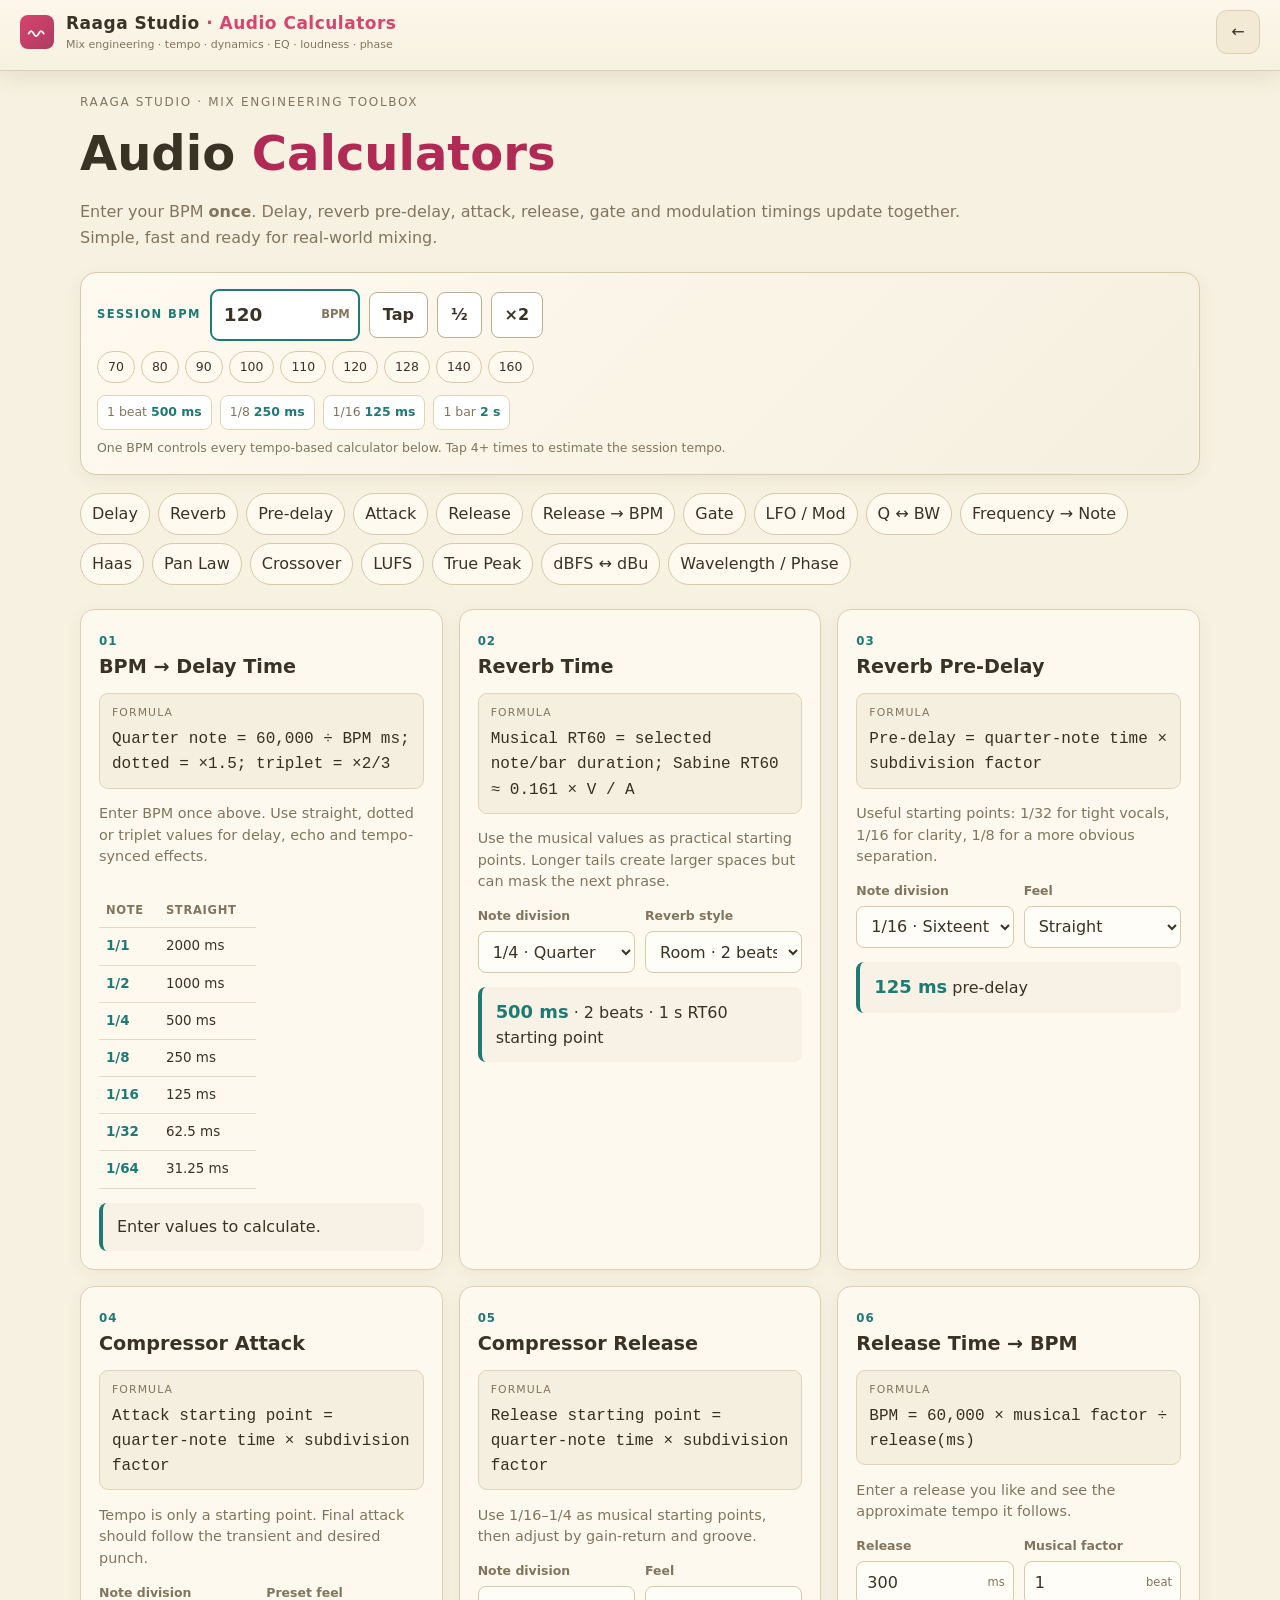
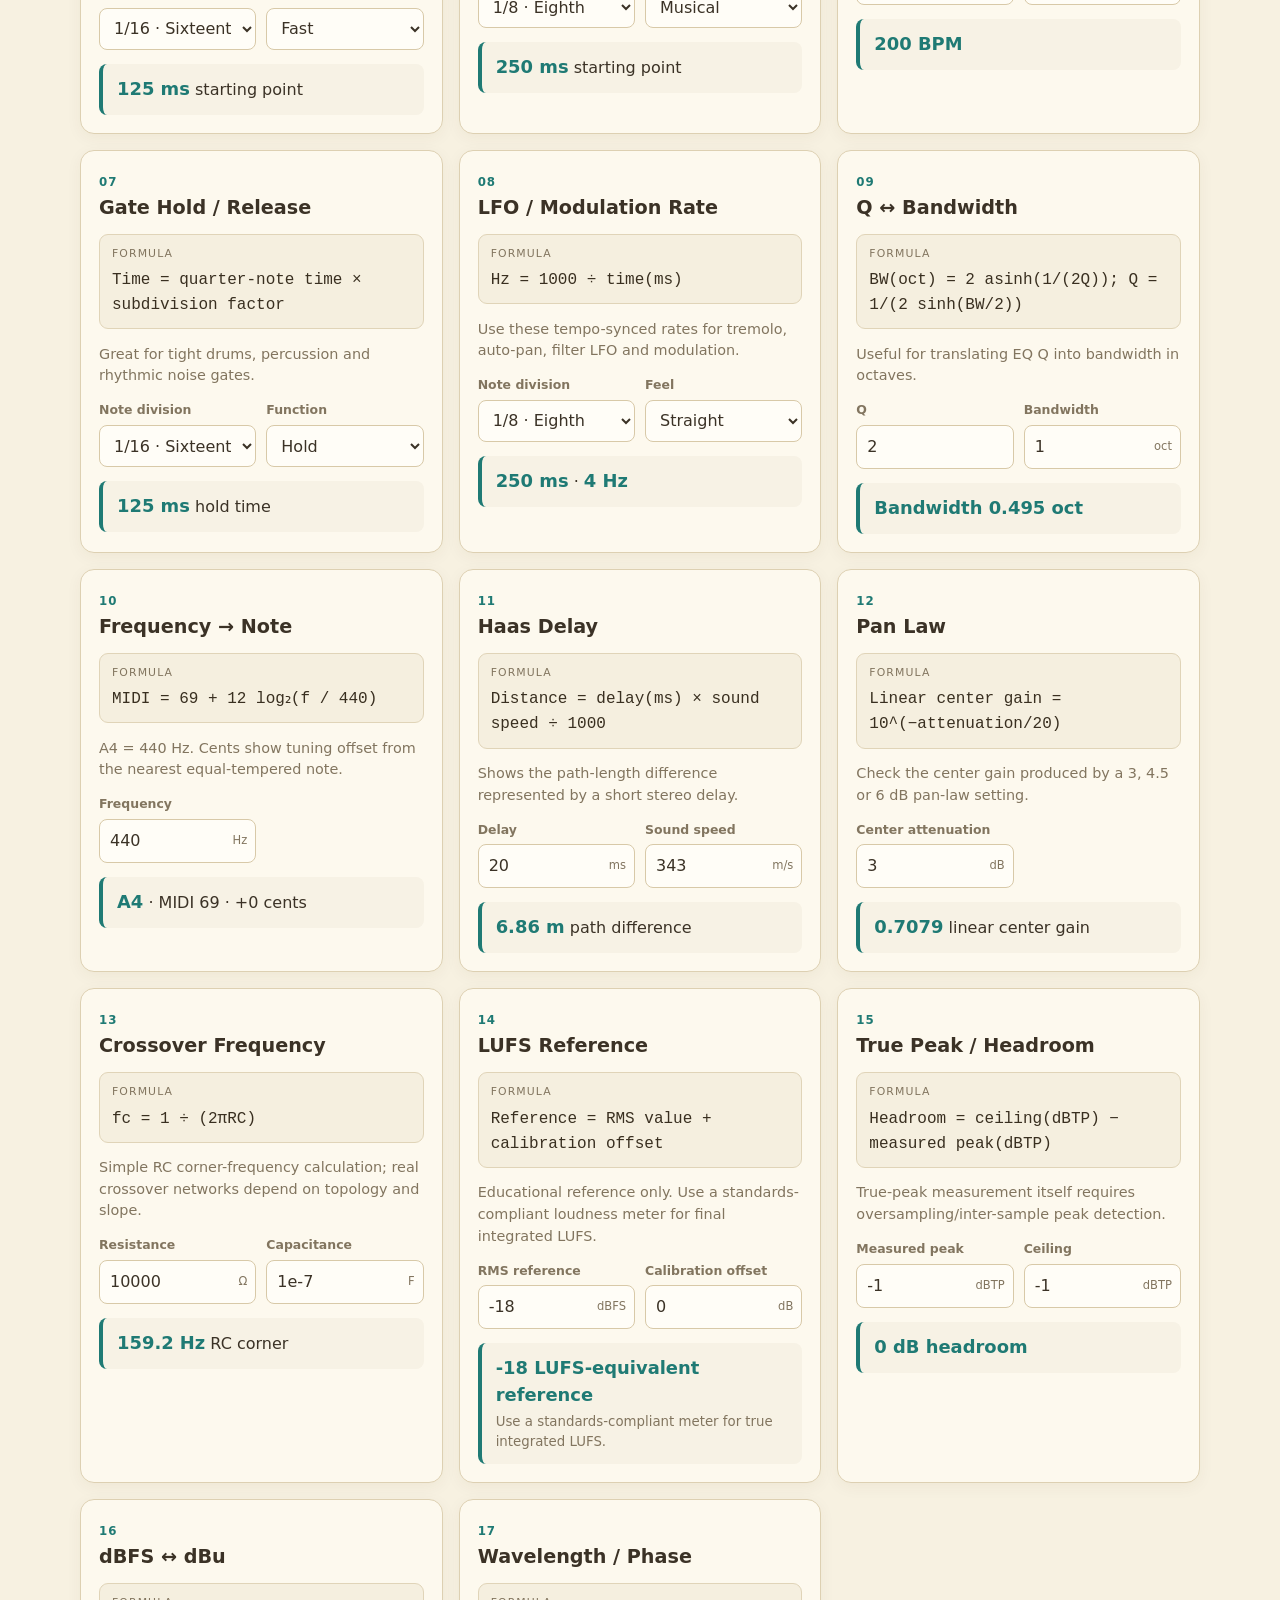
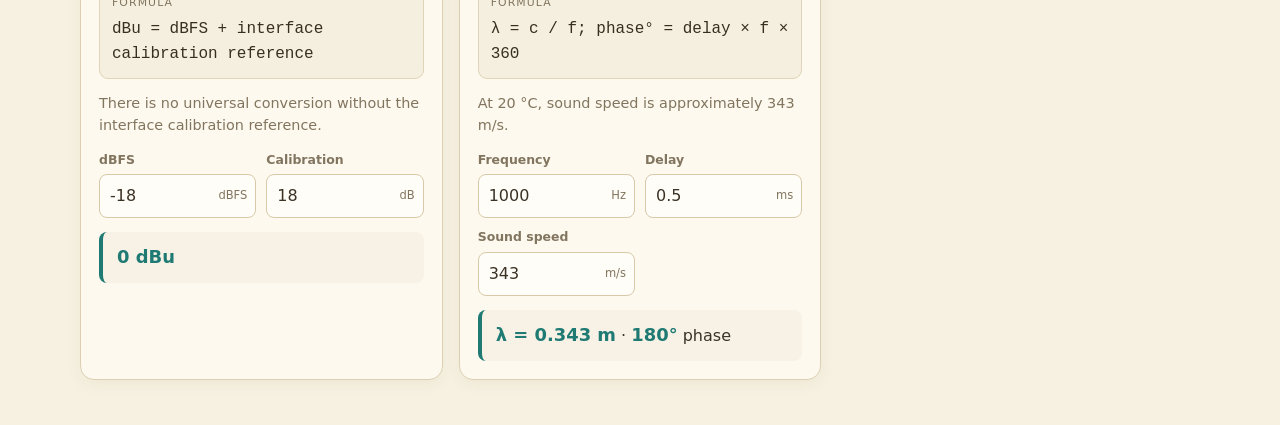
<file: audio-calculators.html>
<!DOCTYPE html>
<html lang="en">
<head>
  <meta charset="utf-8">
  <meta name="viewport" content="width=device-width, initial-scale=1, viewport-fit=cover">
  <meta name="theme-color" content="#f7f1e1">
  <meta name="color-scheme" content="light">
  <meta name="description" content="Raaga Studio professional audio calculators for delay, reverb, pre-delay, attack, release, sidechain, EQ, loudness and phase.">
  <title>Raaga Studio · Audio Calculators</title>
  <link rel="stylesheet" href="css/style.css">
  <link rel="stylesheet" href="css/audio-calculators.css">
  <link rel="stylesheet" href="css/artistic-theme.css">
</head>
<body>
  <header class="topbar">
    <div class="logo" aria-hidden="true"><svg viewBox="0 0 24 24" fill="none" stroke="#fff" stroke-width="2.2" stroke-linecap="round"><path d="M2 14c2-4 4-4 6 0s4 4 6 0 4-4 6 0"/></svg></div>
    <div class="brand"><h1>Raaga Studio <span class="brand-flow">· Audio Calculators</span></h1><p class="tag desktop-tag">Mix engineering · tempo · dynamics · EQ · loudness · phase</p><p class="tag nav-current">Audio Calculators</p></div>
    <a class="nav-menu-btn" href="index.html" aria-label="Back to Raaga Studio" style="display:flex!important;text-decoration:none;color:inherit;align-items:center;justify-content:center;">←</a>
  </header>
  <main id="studio-tools">
    <section class="wrap ac-page">
      <header class="ac-hero"><div><p class="ac-kicker">Raaga Studio · Mix engineering toolbox</p><h2>Audio <span>Calculators</span></h2><p class="ac-sub">Enter your BPM <strong>once</strong>. Delay, reverb pre-delay, attack, release, gate and modulation timings update together. Simple, fast and ready for real-world mixing.</p></div></header>
      <section class="ac-tempo-panel" aria-label="Shared tempo controls">
        <div class="ac-tempo-main"><div class="ac-tempo-label">SESSION BPM</div><div class="ac-tempo-input-wrap"><input id="ac-master-bpm" type="number" inputmode="decimal" min="20" max="300" step="0.1" value="120" aria-label="Session BPM"><span>BPM</span></div><button type="button" id="ac-tap-tempo" class="ac-tempo-btn">Tap</button><button type="button" id="ac-half-tempo" class="ac-tempo-btn">½</button><button type="button" id="ac-double-tempo" class="ac-tempo-btn">×2</button></div>
        <div class="ac-tempo-presets" aria-label="BPM presets"><button type="button" data-bpm="70">70</button><button type="button" data-bpm="80">80</button><button type="button" data-bpm="90">90</button><button type="button" data-bpm="100">100</button><button type="button" data-bpm="110">110</button><button type="button" data-bpm="120">120</button><button type="button" data-bpm="128">128</button><button type="button" data-bpm="140">140</button><button type="button" data-bpm="160">160</button></div>
        <div id="ac-tempo-summary" class="ac-tempo-summary"></div><p class="ac-tempo-help">One BPM controls every tempo-based calculator below. Tap 4+ times to estimate the session tempo.</p>
      </section>
      <div class="ac-jumps" aria-label="Calculator shortcuts"><button type="button" data-ac-jump="bpm-delay">Delay</button><button type="button" data-ac-jump="reverb">Reverb</button><button type="button" data-ac-jump="predelay">Pre-delay</button><button type="button" data-ac-jump="attack">Attack</button><button type="button" data-ac-jump="release">Release</button><button type="button" data-ac-jump="release-bpm">Release → BPM</button><button type="button" data-ac-jump="gate">Gate</button><button type="button" data-ac-jump="lfo">LFO / Mod</button><button type="button" data-ac-jump="q-bandwidth">Q ↔ BW</button><button type="button" data-ac-jump="frequency-note">Frequency → Note</button><button type="button" data-ac-jump="haas">Haas</button><button type="button" data-ac-jump="pan-law">Pan Law</button><button type="button" data-ac-jump="crossover">Crossover</button><button type="button" data-ac-jump="lufs">LUFS</button><button type="button" data-ac-jump="true-peak">True Peak</button><button type="button" data-ac-jump="dbfs-dbu">dBFS ↔ dBu</button><button type="button" data-ac-jump="wavelength-phase">Wavelength / Phase</button></div>
      <div class="ac-grid" id="ac-grid"></div>
    </section>
  </main>
  <script src="js/audio-calculators.js"></script><script>document.addEventListener('DOMContentLoaded', function(){ if(window.AudioCalculators) AudioCalculators.build(); });</script>
</body>
</html>
</file>
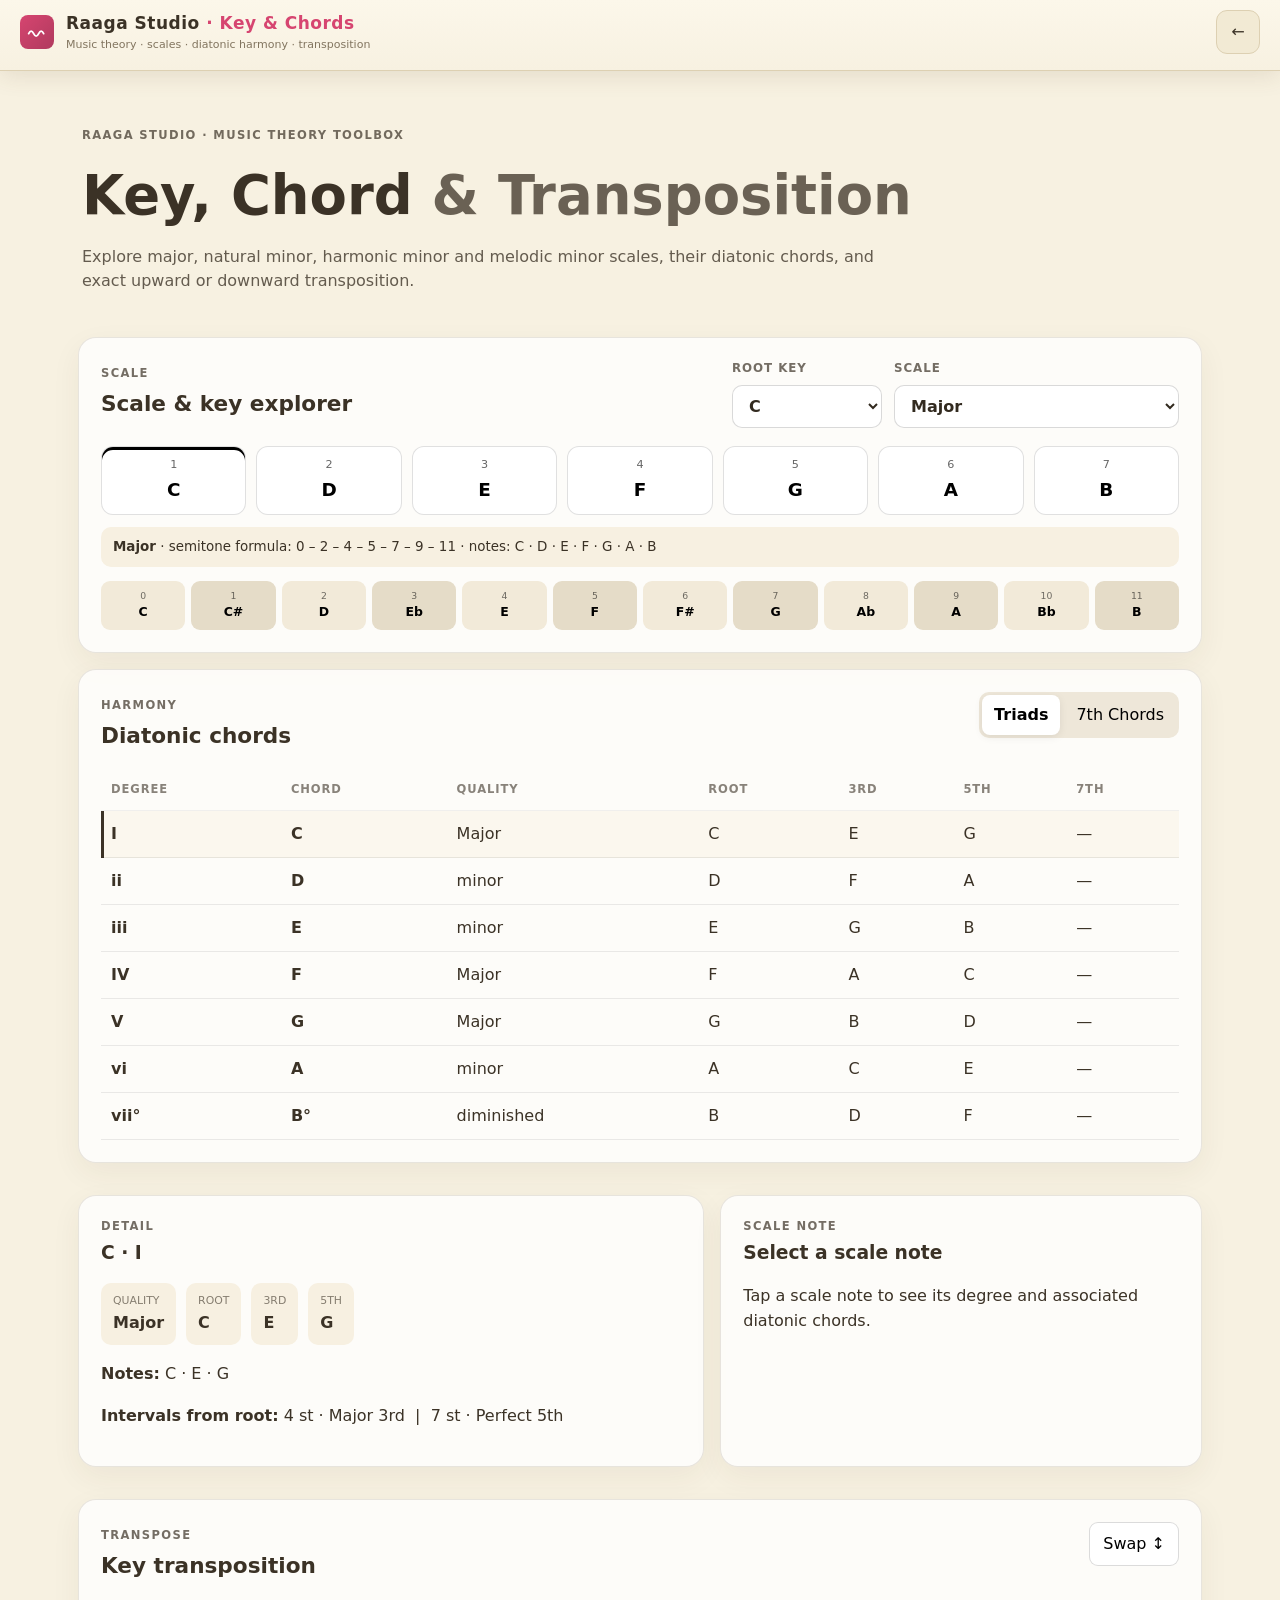
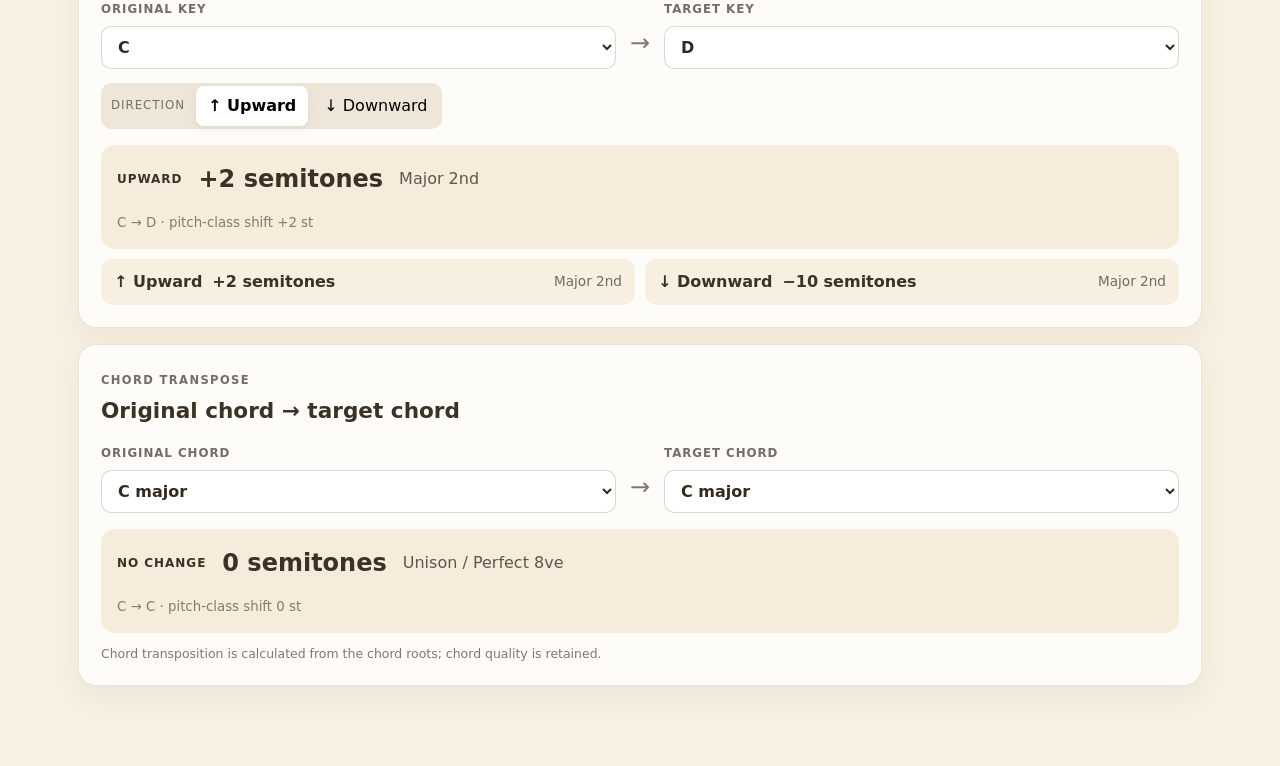
<file: key-chords.html>
<!DOCTYPE html>
<html lang="en">
<head>
  <meta charset="utf-8">
  <meta name="viewport" content="width=device-width, initial-scale=1, viewport-fit=cover">
  <meta name="theme-color" content="#f7f1e1">
  <meta name="color-scheme" content="light">
  <meta name="description" content="Raaga Studio interactive major and minor key, chord and transposition tool.">
  <title>Raaga Studio · Key &amp; Chords</title>
  <link rel="stylesheet" href="css/style.css">
  <link rel="stylesheet" href="css/artistic-theme.css">
  <link rel="stylesheet" href="css/key-chords.css">
</head>
<body>
  <header class="topbar">
    <div class="logo" aria-hidden="true"><svg viewBox="0 0 24 24" fill="none" stroke="#fff" stroke-width="2.2" stroke-linecap="round"><path d="M2 14c2-4 4-4 6 0s4 4 6 0 4-4 6 0"/></svg></div>
    <div class="brand"><h1>Raaga Studio <span class="brand-flow">· Key &amp; Chords</span></h1><p class="tag desktop-tag">Music theory · scales · diatonic harmony · transposition</p><p class="tag nav-current">Key &amp; Chords</p></div>
    <a class="nav-menu-btn" href="index.html" aria-label="Back to Raaga Studio" style="display:flex!important;text-decoration:none;color:inherit;align-items:center;justify-content:center;">←</a>
  </header>

  <main class="wrap kc-page">
    <header class="kc-hero">
      <p class="kc-kicker">Raaga Studio · Music theory toolbox</p>
      <h2>Key, Chord <span>&amp; Transposition</span></h2>
      <p>Explore major, natural minor, harmonic minor and melodic minor scales, their diatonic chords, and exact upward or downward transposition.</p>
    </header>

    <section class="kc-card kc-controls-card" aria-labelledby="key-title">
      <div class="kc-section-head"><div><span class="kc-eyebrow">SCALE</span><h3 id="key-title">Scale &amp; key explorer</h3></div>
        <div class="kc-control-row">
          <label class="kc-control"><span>Root key</span><select id="kc-key" aria-label="Root key"></select></label>
          <label class="kc-control"><span>Scale</span><select id="kc-scale-type" aria-label="Scale type"><option value="major">Major</option><option value="natural-minor">Natural Minor</option><option value="harmonic-minor">Harmonic Minor</option><option value="melodic-minor">Melodic Minor (ascending)</option></select></label>
        </div>
      </div>
      <div id="kc-scale" class="kc-scale" aria-label="Selected scale"></div>
      <div class="kc-scale-formula" id="kc-scale-formula"></div>
      <div class="kc-chromatic" id="kc-chromatic" aria-label="Chromatic reference"></div>
    </section>

    <section class="kc-card" aria-labelledby="harmony-title">
      <div class="kc-section-head"><div><span class="kc-eyebrow">HARMONY</span><h3 id="harmony-title">Diatonic chords</h3></div>
        <div class="kc-toggle" role="group" aria-label="Chord view"><button type="button" class="active" data-view="triads" aria-pressed="true">Triads</button><button type="button" data-view="sevenths" aria-pressed="false">7th Chords</button></div>
      </div>
      <div class="kc-table-wrap"><table class="kc-table"><thead><tr><th>Degree</th><th>Chord</th><th>Quality</th><th>Root</th><th>3rd</th><th>5th</th><th class="kc-seventh-col">7th</th></tr></thead><tbody id="kc-chord-body"></tbody></table></div>
      <p class="kc-mobile-hint">Swipe horizontally to view all chord tones.</p>
    </section>

    <section class="kc-detail-grid">
      <article class="kc-card kc-detail" aria-live="polite"><div class="kc-eyebrow">DETAIL</div><h3 id="kc-detail-title">Select a chord</h3><div id="kc-detail-content" class="kc-detail-content"><p>Tap any chord above to inspect its notes, intervals and chord formula.</p></div></article>
      <article class="kc-card kc-note-detail" aria-live="polite"><div class="kc-eyebrow">SCALE NOTE</div><h3 id="kc-note-title">Select a scale note</h3><div id="kc-note-content"><p>Tap a scale note to see its degree and associated diatonic chords.</p></div></article>
    </section>

    <section class="kc-card" aria-labelledby="transpose-title">
      <div class="kc-section-head"><div><span class="kc-eyebrow">TRANSPOSE</span><h3 id="transpose-title">Key transposition</h3></div><button id="kc-swap-keys" class="kc-btn" type="button">Swap ↕</button></div>
      <div class="kc-transpose-grid">
        <label class="kc-control"><span>Original Key</span><select id="kc-original-key"></select></label>
        <div class="kc-arrow" aria-hidden="true">→</div>
        <label class="kc-control"><span>Target Key</span><select id="kc-target-key"></select></label>
      </div>
      <div class="kc-direction" role="group" aria-label="Transposition direction"><span>Direction</span><button type="button" class="active" data-direction="up" aria-pressed="true">↑ Upward</button><button type="button" data-direction="down" aria-pressed="false">↓ Downward</button></div>
      <div id="kc-key-result" class="kc-result"></div>
      <div id="kc-key-both" class="kc-both-results"></div>
    </section>

    <section class="kc-card" aria-labelledby="chord-transpose-title">
      <div class="kc-section-head"><div><span class="kc-eyebrow">CHORD TRANSPOSE</span><h3 id="chord-transpose-title">Original chord → target chord</h3></div></div>
      <div class="kc-transpose-grid">
        <label class="kc-control"><span>Original Chord</span><select id="kc-original-chord"></select></label>
        <div class="kc-arrow" aria-hidden="true">→</div>
        <label class="kc-control"><span>Target Chord</span><select id="kc-target-chord"></select></label>
      </div>
      <div id="kc-chord-result" class="kc-result"></div>
      <p class="kc-help">Chord transposition is calculated from the chord roots; chord quality is retained.</p>
    </section>
  </main>
  <script src="js/key-chords.js"></script>
</body>
</html>
</file>
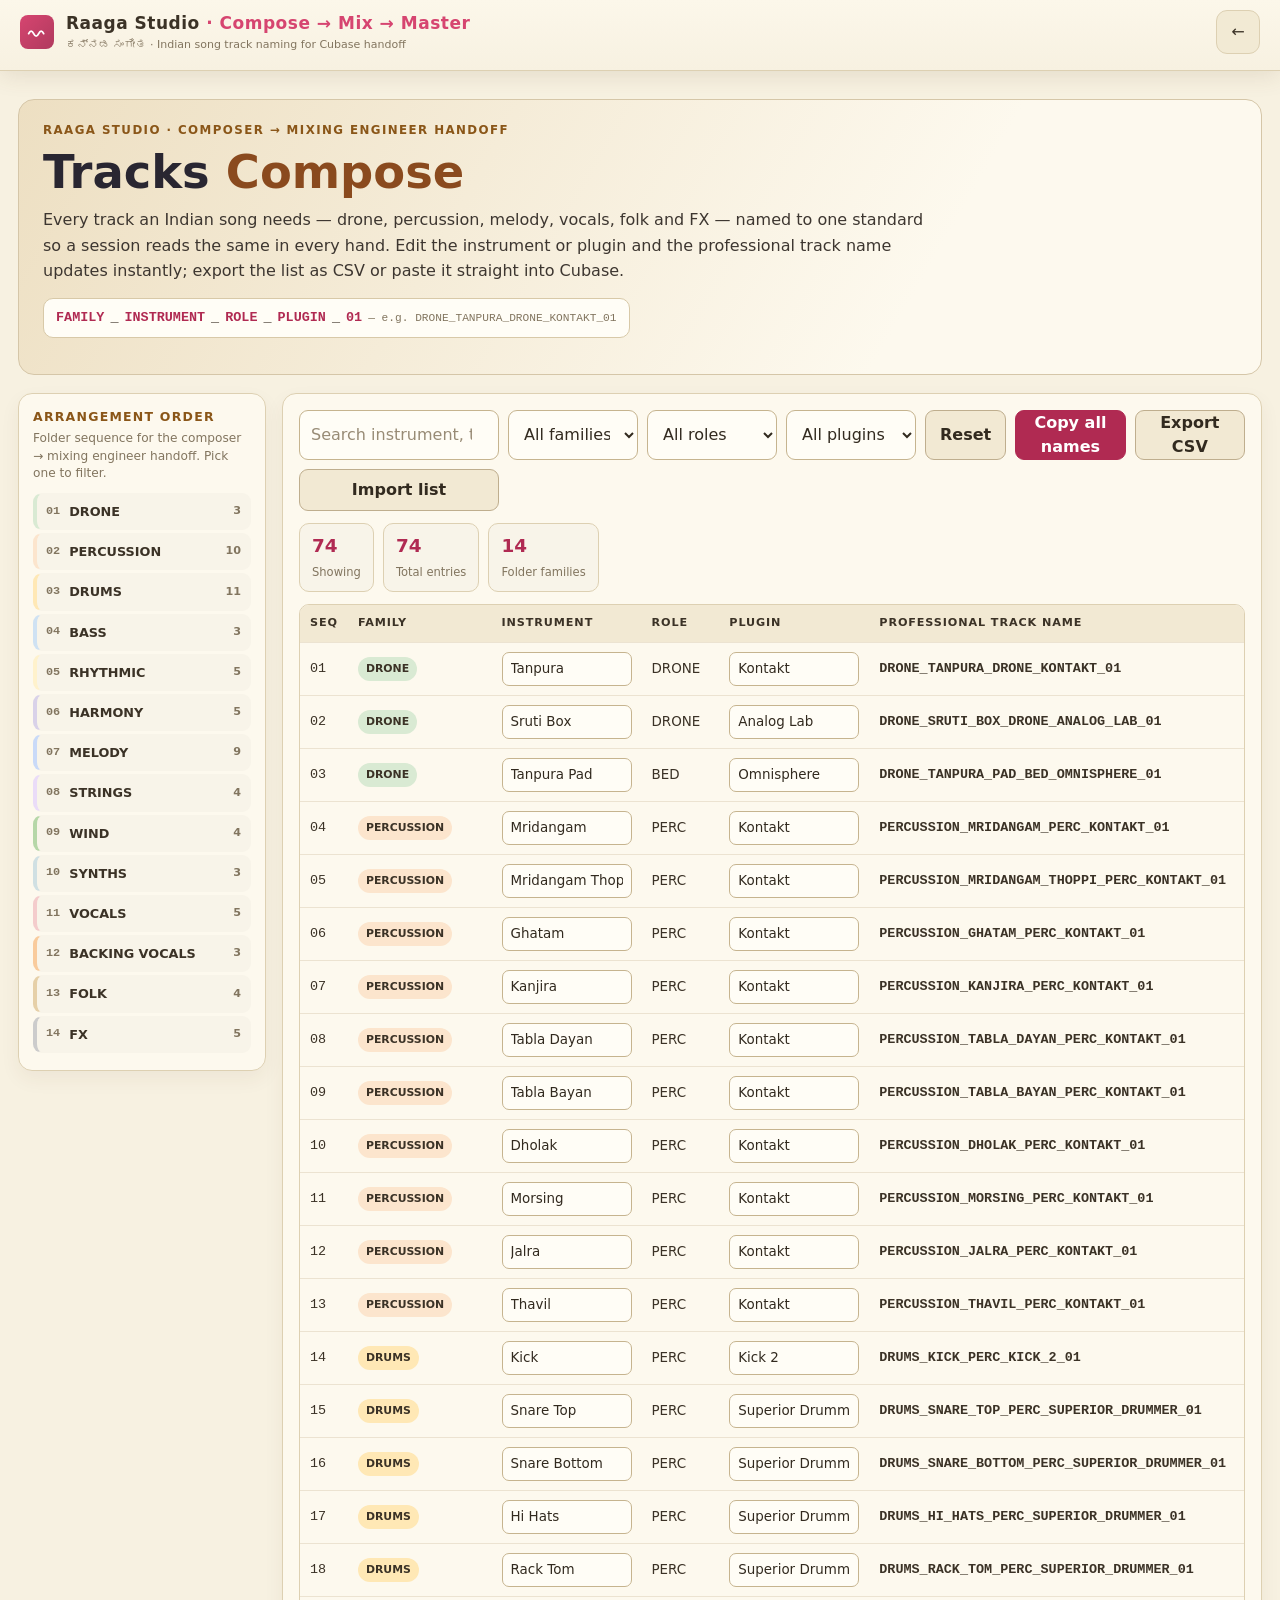
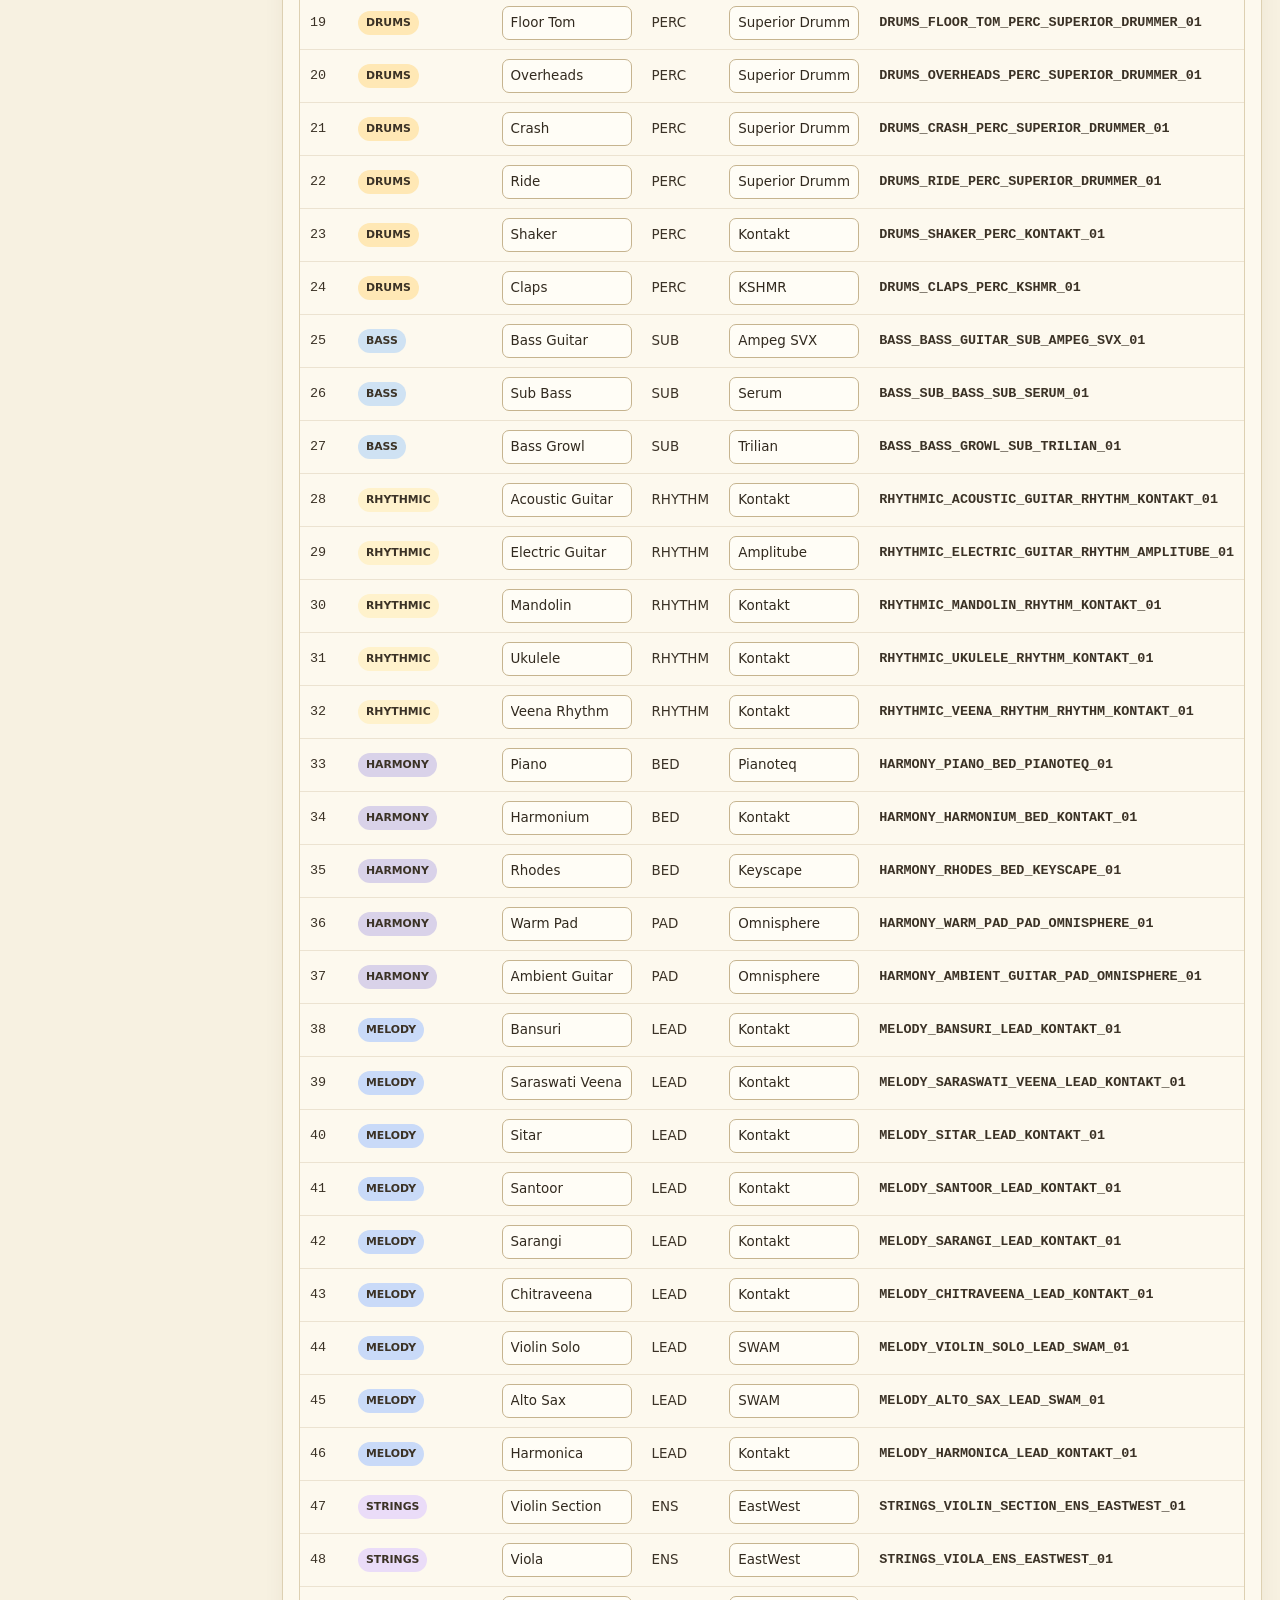
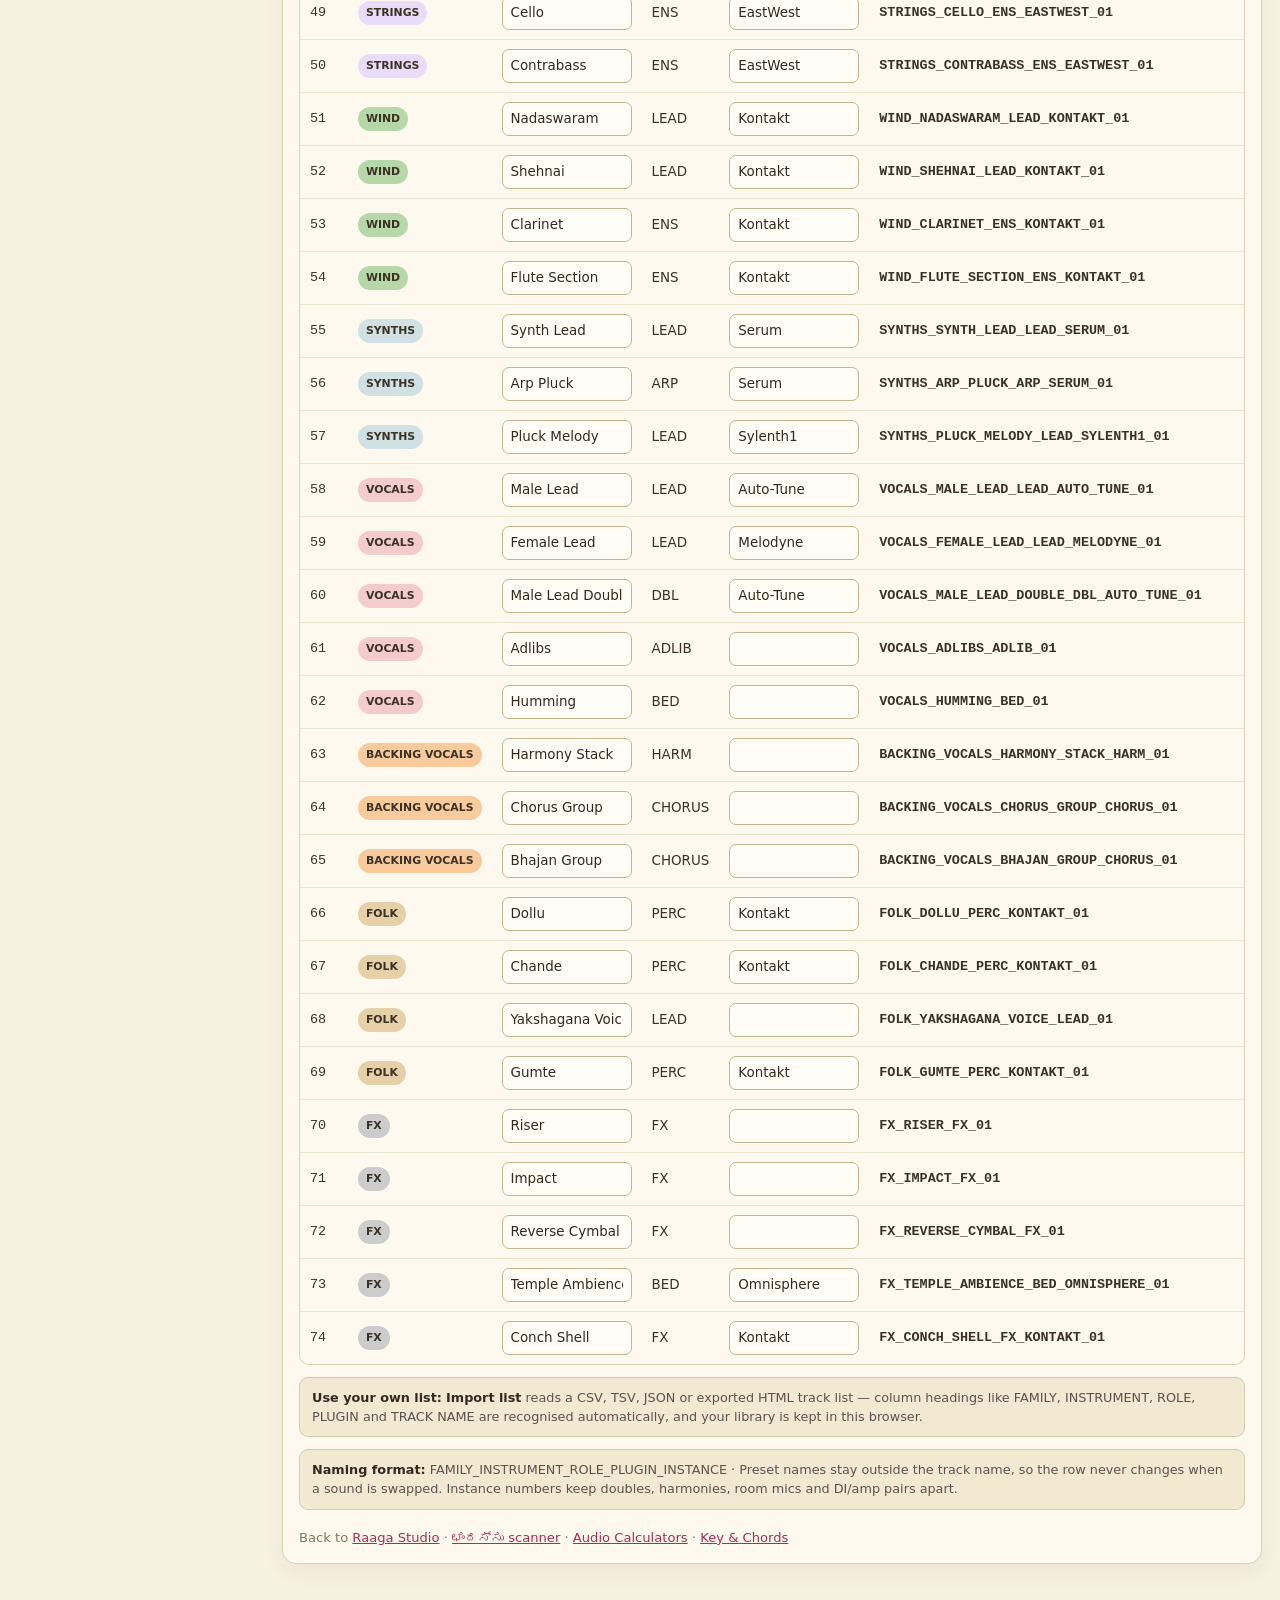
<file: tracks-compose.html>
<!DOCTYPE html>
<html lang="en">
<head>
<meta charset="utf-8">
<meta name="viewport" content="width=device-width, initial-scale=1, viewport-fit=cover">
<meta name="theme-color" content="#f7f1e1">
<meta name="color-scheme" content="light">
<meta name="description" content="Raaga Studio Tracks Compose — Indian song track-naming library: tanpura, mridangam, veena, bansuri, vocals and FX with the FAMILY_INSTRUMENT_ROLE_PLUGIN standard for Cubase handoff.">
<meta name="keywords" content="tracks compose, Indian song track naming, Cubase track naming, Kannada music, mridangam, tanpura, veena, mixing handoff">
<title>Raaga Studio · Tracks Compose</title>
<link rel="stylesheet" href="css/style.css">
<link rel="stylesheet" href="css/tracks-compose.css">
<link rel="stylesheet" href="css/artistic-theme.css">
</head>
<body>
<header class="topbar">
  <div class="logo" aria-hidden="true"><svg viewBox="0 0 24 24" fill="none" stroke="#fff" stroke-width="2.2" stroke-linecap="round"><path d="M2 14c2-4 4-4 6 0s4 4 6 0 4-4 6 0"/></svg></div>
  <div class="brand">
    <h1>Raaga Studio <span class="brand-flow">· Compose → Mix → Master</span></h1>
    <p class="tag desktop-tag">ಕನ್ನಡ ಸಂಗೀತ · Indian song track naming for Cubase handoff</p>
    <p class="tag nav-current">Tracks Compose</p>
  </div>
  <a class="nav-menu-btn" href="index.html" aria-label="Back to Raaga Studio" style="display:flex!important;text-decoration:none;color:inherit;align-items:center;justify-content:center;">←</a>
</header>

<main class="tc-page">
  <section class="tc-hero">
    <p class="tc-kicker">Raaga Studio · Composer → Mixing Engineer Handoff</p>
    <h2>Tracks <span>Compose</span></h2>
    <p class="tc-intro">Every track an Indian song needs — drone, percussion, melody, vocals, folk and FX — named to one standard so a session reads the same in every hand. Edit the instrument or plugin and the professional track name updates instantly; export the list as CSV or paste it straight into Cubase.</p>
    <p class="tc-format"><b>FAMILY</b>_<b>INSTRUMENT</b>_<b>ROLE</b>_<b>PLUGIN</b>_<b>01</b> <small>— e.g. DRONE_TANPURA_DRONE_KONTAKT_01</small></p>
  </section>

  <div class="tc-layout">
    <aside class="tc-order" aria-label="Recommended arrangement order">
      <h3>Arrangement order</h3>
      <p>Folder sequence for the composer → mixing engineer handoff. Pick one to filter.</p>
      <div class="tc-order-list" id="tc-order-list"></div>
    </aside>

    <section class="tc-main" aria-label="Track library">
      <div class="tc-toolbar">
        <input id="tc-search" type="search" placeholder="Search instrument, track name, family, plugin…" aria-label="Search the track library">
        <select id="tc-family" aria-label="Filter by family"><option value="">All families</option></select>
        <select id="tc-role" aria-label="Filter by role"><option value="">All roles</option></select>
        <select id="tc-plugin" aria-label="Filter by plugin"><option value="">All plugins</option></select>
        <button class="tc-btn" id="tc-reset" type="button">Reset</button>
        <button class="tc-btn primary" id="tc-copy-all" type="button">Copy all names</button>
        <button class="tc-btn" id="tc-export" type="button">Export CSV</button>
        <button class="tc-btn" id="tc-import-btn" type="button" title="Load your own CSV, TSV, JSON or exported HTML track list">Import list</button>
        <input id="tc-import" type="file" accept=".csv,.tsv,.txt,.json,.html,.htm" hidden>
      </div>

      <div class="tc-stats">
        <div class="tc-stat"><b id="tc-shown">0</b><span>Showing</span></div>
        <div class="tc-stat"><b id="tc-total">0</b><span>Total entries</span></div>
        <div class="tc-stat"><b id="tc-family-count">0</b><span>Folder families</span></div>
      </div>

      <div class="tc-table-wrap">
        <table class="tc-table">
          <thead>
            <tr>
              <th>SEQ</th><th>FAMILY</th><th>INSTRUMENT</th><th>ROLE</th><th>PLUGIN</th><th>PROFESSIONAL TRACK NAME</th><th>ACTION</th>
            </tr>
          </thead>
          <tbody id="tc-tbody"></tbody>
        </table>
        <p class="tc-empty" id="tc-empty" hidden>No matching tracks found.</p>
      </div>

      <p class="tc-note"><b>Use your own list:</b> <b>Import list</b> reads a CSV, TSV, JSON or exported HTML track list — column headings like FAMILY, INSTRUMENT, ROLE, PLUGIN and TRACK NAME are recognised automatically, and your library is kept in this browser.</p>
      <p class="tc-note"><b>Naming format:</b> FAMILY_INSTRUMENT_ROLE_PLUGIN_INSTANCE · Preset names stay outside the track name, so the row never changes when a sound is swapped. Instance numbers keep doubles, harmonies, room mics and DI/amp pairs apart.</p>
      <p class="tc-foot" id="tc-flash" role="status" aria-live="polite"></p>
      <p class="tc-foot">Back to <a href="index.html">Raaga Studio</a> · <a href="index.html#prosody">ಛಂದಸ್ಸು scanner</a> · <a href="audio-calculators.html">Audio Calculators</a> · <a href="key-chords.html">Key &amp; Chords</a></p>
    </section>
  </div>
</main>

<script src="js/tracks-compose.js"></script>
<script src="js/tracks-compose-data.js"></script>
<script src="js/tracks-compose-app.js"></script>
</body>
</html>
</file>
<file: css/style.css>
:root {
  /* Base cream theme */
  --bg: #f7f1e1;
  --bg-primary: #f7f1e1;
  --bg-secondary: #f0e8d2;
  --bg-surface: #fbf7ea;
  --bg-card: #fdf9ee;
  --bg-elevated: #fffdf6;
  --panel: #fdf9ee;
  --panel2: #f2ead4;
  --border: #ddd0b2;
  --border-color: #ddd0b2;
  --border-strong: #c6b48f;
  /* Text — high contrast on cream */
  --text: #3b3226;
  --text-primary: #322a1f;
  --text-secondary: #5c5140;
  --text-muted: #82755f;
  --text-disabled: #a99c85;
  --muted: #82755f;
  /* Accent — brand rose, deepened for cream */
  --accent: #d64570;
  --accent-color: #d64570;
  --accent-hover: #e05b83;
  --accent-strong: #b02a52;
  --accent-contrast: #ffffff;
  /* Semantic */
  --gold: #9a6b1a;
  --gold-strong: #7c5210;
  --ok: #2e7d32;
  --success-color: #2e7d32;
  --success-strong: #1b5e20;
  --warn: #9a6b1a;
  --warning-color: #9a6b1a;
  --warning-strong: #7c5210;
  --fail: #c9305a;
  --danger-color: #c9305a;
  --danger-strong: #9c1d43;
  --info-color: #2a5a8a;
  --info-strong: #1d4066;
  --pluta: #7a4fb5;
  --kn-font: "Noto Sans Kannada", "Nirmala UI", "Lohit Kannada", sans-serif;
  /* Inputs */
  --input-bg: #fffdf6;
  --input-text: #322a1f;
  --input-border: #c6b48f;
  --input-placeholder: #8d7f68;
}

* { box-sizing: border-box; }

html { scroll-behavior: smooth; }

body {
  margin: 0;
  min-width: 0;
  overflow-x: hidden;
  background: var(--bg);
  color: var(--text);
  font-family: system-ui, -apple-system, "Segoe UI", Roboto, sans-serif;
  line-height: 1.5;
  -webkit-text-size-adjust: 100%;
}

button, input, select, textarea { font: inherit; }
button, [role="button"] { touch-action: manipulation; -webkit-tap-highlight-color: transparent; }
button:focus-visible, a:focus-visible, input:focus-visible, select:focus-visible, textarea:focus-visible {
  outline: 2px solid var(--accent); outline-offset: 2px;
}
[hidden] { display: none !important; }

.skip-link {
  position: fixed; top: 8px; left: 8px; z-index: 100;
  transform: translateY(-150%);
  background: var(--text); color: var(--bg);
  border-radius: 8px; padding: 8px 12px;
  font-size: 13px; font-weight: 700;
}
.skip-link:focus { transform: translateY(0); }

/* ---------- Top bar ---------- */
.topbar {
  position: sticky; top: 0; z-index: 20;
  display: grid;
  grid-template-columns: auto minmax(0, 1fr) auto;
  grid-template-areas:
    "logo brand menu"
    "tabs tabs tabs";
  align-items: center;
  gap: 8px 12px;
  padding: 10px 20px 8px;
  padding-top: max(10px, env(safe-area-inset-top));
  padding-left: max(20px, env(safe-area-inset-left));
  padding-right: max(20px, env(safe-area-inset-right));
  background: linear-gradient(180deg, #fcf7ea, #f7f1e1);
  border-bottom: 1px solid var(--border);
  box-shadow: 0 5px 22px rgba(96,74,42,.12);
}
.logo {
  grid-area: logo;
  width: 34px; height: 34px; border-radius: 8px;
  background: linear-gradient(135deg, var(--accent), #b03a5e);
  display: flex; align-items: center; justify-content: center;
  flex-shrink: 0;
}
.logo svg { width: 20px; height: 20px; }
.brand {
  grid-area: brand;
  min-width: 0;
}
.brand h1 { margin: 0; font-size: 17px; letter-spacing: .5px; }
.brand h1 .brand-flow { color: var(--accent); }
.brand .tag { margin: 0; font-size: 11px; color: var(--muted); }
.nav-current { display: none; }

.nav-menu-btn {
  grid-area: menu;
  display: none;
  align-items: center;
  justify-content: center;
  width: 44px;
  height: 44px;
  padding: 0;
  color: var(--text);
  background: var(--panel2);
  border: 1px solid var(--border);
  border-radius: 11px;
  cursor: pointer;
}
.nav-menu-bars {
  display: flex;
  flex-direction: column;
  justify-content: center;
  gap: 4px;
  width: 16px;
}
.nav-menu-bars i {
  display: block;
  height: 2px;
  border-radius: 99px;
  background: currentColor;
  transition: transform .18s, opacity .18s;
}
.nav-menu-btn[aria-expanded="true"] .nav-menu-bars i:nth-child(1) {
  transform: translateY(6px) rotate(45deg);
}
.nav-menu-btn[aria-expanded="true"] .nav-menu-bars i:nth-child(2) { opacity: 0; }
.nav-menu-btn[aria-expanded="true"] .nav-menu-bars i:nth-child(3) {
  transform: translateY(-6px) rotate(-45deg);
}

/* ---------- Tabs ---------- */
.tabnav {
  grid-area: tabs;
  display: flex;
  flex-wrap: wrap;
  gap: 4px;
  width: 100%;
  background: var(--panel2);
  padding: 4px;
  border-radius: 10px;
  border: 1px solid var(--border);
}
.tabnav .tab {
  display: inline-flex; align-items: center; justify-content: center; gap: 6px;
  background: transparent;
  color: var(--muted);
  border: none;
  min-height: 36px;
  padding: 7px 12px;
  border-radius: 7px;
  font-size: 12.5px;
  font-weight: 650;
  cursor: pointer;
  white-space: nowrap;
  transition: background .15s, color .15s, transform .15s;
}
.tabnav .tab:hover { color: var(--text); }
.tabnav .tab:active { transform: scale(.97); }
.tabnav .tab.active {
  background: var(--accent);
  color: var(--accent-contrast);
  font-weight: 750;
  box-shadow: 0 4px 14px rgba(228,87,127,.25);
}
.tab-icon { display: none; font-size: 18px; line-height: 1; }
.tab-label.mobile { display: none; }

@media (min-width: 1500px) {
  .topbar {
    grid-template-areas: "logo brand tabs";
    grid-template-columns: auto auto minmax(0, 1fr);
    padding-bottom: 10px;
  }
  .tabnav { width: auto; justify-content: flex-end; flex-wrap: nowrap; }
}

/* ---------- Layout ---------- */
.wrap { max-width: 1160px; margin: 0 auto; padding: 22px 20px 60px; }
h2.sec { font-size: 15px; color: var(--muted); font-weight: 600; margin: 26px 0 10px; text-transform: uppercase; letter-spacing: 1px; }

/* ---------- Input / output columns ---------- */
.cols { display: grid; grid-template-columns: 1fr 1fr; gap: 16px; }
@media (max-width: 820px) { .cols { grid-template-columns: 1fr; } }

.panel { background: var(--panel); border: 1px solid var(--border); border-radius: 12px; padding: 14px; }

textarea {
  width: 100%; min-height: 300px; resize: vertical;
  background: var(--panel2); color: var(--text);
  border: 1px solid var(--border); border-radius: 10px;
  padding: 12px; font-size: 19px; font-family: var(--kn-font); line-height: 1.9;
}
textarea:focus { outline: 2px solid var(--accent); outline-offset: -1px; }

.output { min-height: 300px; }
.outline {
  border-bottom: 1px solid var(--border); padding: 10px 2px 14px;
  font-family: var(--kn-font); font-size: 19px; line-height: 1.9;
  position: relative;
}
.outline:last-child { border-bottom: none; }
.outline .line-head {
  display: flex; align-items: center; justify-content: space-between; gap: 8px; margin-bottom: 4px;
}
.outline .line-no { color: var(--muted); font-size: 11px; display: block; font-family: system-ui; }
.outline .copy-line {
  font-family: system-ui; font-size: 11px; padding: 4px 8px; min-height: 28px;
}

.sym {
  font-family: var(--kn-font); font-size: 21px;
  display: flex; flex-wrap: wrap; gap: 2px 1px; align-items: flex-end;
  line-height: 1.2;
}
.sym .ak {
  display: inline-flex; flex-direction: column; align-items: center; justify-content: flex-end;
  vertical-align: bottom; min-width: 1.1em;
}
.sym .ak .badge {
  display: block; text-align: center; font-size: 12px; line-height: 1.1; font-family: system-ui; height: 15px;
  user-select: none; -webkit-user-select: none;
}
.sym .ak .ch { display: block; line-height: 1.25; }
.sym .laghu .badge { color: var(--ok); }
.sym .guru .badge { color: var(--gold); }
.sym .pluta .badge { color: var(--pluta); }
.sym .none .badge { color: transparent; }
.sym .sp { display: inline-flex; width: .5em; height: 1px; }
.legend { font-size: 11px; color: var(--muted); }

.metra-line { margin-top: 6px; font-size: 13px; color: var(--muted); font-family: system-ui; display: flex; align-items: center; gap: 8px; flex-wrap: wrap; }
.metra-line b { color: var(--text); }

.prosody-flash {
  position: fixed; bottom: max(18px, env(safe-area-inset-bottom)); left: 50%; z-index: 60;
  max-width: calc(100vw - 28px); padding: 10px 18px;
  color: var(--text); background: #fffdf6; border: 1px solid var(--accent); border-radius: 12px;
  box-shadow: 0 8px 30px rgba(96,74,42,.28); font-size: 12px; text-align: center;
  opacity: 0; pointer-events: none; transform: translateX(-50%) translateY(20px); transition: all .2s;
}
.prosody-flash.show { opacity: 1; transform: translateX(-50%) translateY(0); }

/* ---------- controls ---------- */
.controls { display: flex; flex-wrap: wrap; gap: 10px; align-items: center; margin: 14px 0 4px; }
.chk { display: inline-flex; align-items: center; gap: 8px; cursor: pointer; font-size: 14px; color: var(--text); user-select: none; }
.chk input { width: 16px; height: 16px; accent-color: var(--accent); }
.btn {
  background: var(--panel2); color: var(--text-primary); border: 1px solid var(--border-strong);
  padding: 8px 14px; border-radius: 9px; font-size: 13px; font-weight: 600; cursor: pointer;
  transition: background .15s, border-color .15s, color .15s, filter .15s;
}
.btn:hover { border-color: var(--accent); color: var(--text-primary); }
.btn.primary { background: var(--accent); border-color: var(--accent); color: var(--accent-contrast); font-weight: 750; }
.btn.primary:hover { background: var(--accent-hover); border-color: var(--accent-hover); filter: none; }
.btn:active { transform: scale(.98); }
.btn:focus-visible { outline: 2px solid var(--accent); outline-offset: 2px; }
.btn:disabled { opacity: 0.4; cursor: not-allowed; }
.btn:disabled:hover { border-color: var(--border); }
.hint { font-size: 11px; color: var(--text-muted); }

/* ---------- Inputs — high contrast ---------- */
input[type="text"], input[type="number"], input[type="search"], input[type="email"],
input[type="password"], select, textarea, .pb-textarea, .mc-select {
  color: var(--input-text);
  background: var(--input-bg);
  border: 1px solid var(--input-border);
}
input::placeholder, textarea::placeholder {
  color: var(--input-placeholder);
  opacity: 0.9;
}
input:disabled, select:disabled, textarea:disabled {
  color: var(--text-disabled);
  background: var(--bg-secondary);
  border-color: var(--border-color);
  opacity: 0.7;
}
.mc-select {
  border-color: var(--border-strong);
}
.mc-select:focus, textarea:focus, input:focus, select:focus {
  border-color: var(--accent);
  outline: 2px solid var(--accent);
  outline-offset: -1px;
}
.mc-select option {
  background: var(--bg-secondary);
  color: var(--text-primary);
}

/* ---------- accordion ---------- */
details { background: var(--panel); border: 1px solid var(--border); border-radius: 10px; margin: 6px 0; }
summary { padding: 12px 14px; cursor: pointer; font-weight: 600; color: var(--gold); }
details[open] summary { border-bottom: 1px solid var(--border); }
details .body { padding: 12px 16px; color: var(--muted); font-size: 14px; }
details .body li { margin: 8px 0; }
details .body .ex { color: var(--text); font-family: var(--kn-font); }

/* ---------- legend chips ---------- */
.legend-row { display: flex; gap: 18px; flex-wrap: wrap; margin-bottom: 10px; font-size: 13px; }
.legend-row .chip { display: inline-flex; align-items: center; gap: 7px; color: var(--muted); }
.legend-row .chip .box { font-family: system-ui; font-weight: 700; padding: 2px 8px; border-radius: 5px; background: var(--panel2); }
.laghu-c { color: var(--ok); } .guru-c { color: var(--gold); } .pluta-c { color: var(--pluta); }
.none-c { color: var(--muted); }

/* ==========================================================================
   MASTER CHECK
   ========================================================================== */
.mc-intro {
  color: var(--text-secondary);
  font-size: 14px;
  max-width: 820px;
  margin: 0 0 8px;
  line-height: 1.55;
}

.mc-select {
  background: var(--input-bg);
  color: var(--input-text);
  border: 1px solid var(--border-strong);
  border-radius: 9px;
  padding: 8px 12px;
  font-size: 13px;
  cursor: pointer;
}
.mc-select:focus { outline: 2px solid var(--accent); outline-offset: -1px; border-color: var(--accent); }

.mc-dropzone {
  margin-top: 14px;
  border: 2px dashed var(--border);
  border-radius: 16px;
  background: linear-gradient(180deg, var(--panel), var(--panel2));
  padding: 42px 20px;
  text-align: center;
  cursor: pointer;
  transition: border-color .15s, background .15s, transform .15s;
  color: var(--muted);
}
.mc-dropzone:hover, .mc-dropzone:focus {
  border-color: var(--accent);
  outline: none;
}
.mc-dropzone.dragover {
  border-color: var(--accent);
  background: rgba(228, 87, 127, 0.08);
  transform: scale(1.005);
}
.mc-drop-icon { color: var(--accent); margin-bottom: 8px; opacity: 0.9; }
.mc-drop-title { color: var(--text); font-weight: 600; font-size: 16px; margin-bottom: 4px; }
.mc-drop-sub { font-size: 12px; }

.mc-progress-wrap { margin: 16px 0 8px; }
.mc-progress-track {
  height: 6px; border-radius: 99px;
  background: var(--panel2); border: 1px solid var(--border);
  overflow: hidden;
}
.mc-progress-bar {
  height: 100%; width: 0%;
  background: linear-gradient(90deg, var(--accent), var(--gold));
  transition: width .2s ease;
  border-radius: 99px;
}
.mc-progress-wrap .hint { margin-top: 6px; }

/* file chips */
.mc-files { display: flex; flex-wrap: wrap; gap: 8px; margin: 14px 0; }
.mc-file-chip {
  display: inline-flex; align-items: center; gap: 10px;
  background: var(--panel); border: 1px solid var(--border);
  color: var(--text); border-radius: 999px;
  padding: 6px 12px 6px 14px; font-size: 12px; cursor: pointer;
  transition: border-color .15s, background .15s;
}
.mc-file-chip:hover { border-color: var(--accent); }
.mc-file-chip.active { border-color: var(--accent); background: rgba(228,87,127,0.12); }
.mc-file-chip .nm { max-width: 220px; overflow: hidden; text-overflow: ellipsis; white-space: nowrap; }
.mc-file-chip .sc { color: var(--muted); font-weight: 600; }
.mc-file-chip.done .sc { color: var(--ok); }
.mc-file-chip.err .sc { color: var(--fail); }
.mc-file-chip.run .sc { color: var(--gold); }

/* overview */
.mc-dashboard { margin-top: 10px; }
.mc-overview {
  display: grid;
  grid-template-columns: 180px 1fr;
  gap: 16px;
  margin-bottom: 16px;
}
@media (max-width: 700px) {
  .mc-overview { grid-template-columns: 1fr; }
}

.mc-score-card {
  background: var(--panel);
  border: 1px solid var(--border);
  border-radius: 16px;
  padding: 20px 16px;
  text-align: center;
  position: relative;
  overflow: hidden;
}
.mc-score-card::before {
  content: '';
  position: absolute; inset: 0;
  background: radial-gradient(circle at 50% 0%, rgba(228,87,127,0.18), transparent 70%);
  pointer-events: none;
}
.mc-score-card.grade-a::before { background: radial-gradient(circle at 50% 0%, rgba(123,196,127,0.22), transparent 70%); }
.mc-score-card.grade-b::before { background: radial-gradient(circle at 50% 0%, rgba(123,196,127,0.14), transparent 70%); }
.mc-score-card.grade-c::before { background: radial-gradient(circle at 50% 0%, rgba(224,179,106,0.18), transparent 70%); }
.mc-score-card.grade-d::before,
.mc-score-card.grade-f::before { background: radial-gradient(circle at 50% 0%, rgba(228,87,127,0.22), transparent 70%); }

.mc-grade {
  font-size: 56px; font-weight: 800; line-height: 1;
  letter-spacing: -1px;
}
.grade-a .mc-grade { color: var(--ok); }
.grade-b .mc-grade { color: #43a058; }
.grade-c .mc-grade { color: var(--gold); }
.grade-d .mc-grade,
.grade-f .mc-grade { color: var(--fail); }

.mc-score-num {
  font-size: 22px; font-weight: 700; margin-top: 4px;
}
.mc-score-num span { font-size: 13px; color: var(--muted); font-weight: 500; }
.mc-grade-label { font-size: 11px; color: var(--muted); margin-top: 8px; line-height: 1.35; }

.mc-overview-meta {
  background: var(--panel);
  border: 1px solid var(--border);
  border-radius: 16px;
  padding: 16px 18px;
}
.mc-overview-meta h3 {
  margin: 0 0 12px;
  font-size: 16px;
  font-weight: 600;
  word-break: break-all;
}
.mc-meta-grid {
  display: grid;
  grid-template-columns: repeat(auto-fill, minmax(140px, 1fr));
  gap: 8px 14px;
}
.mc-meta-grid .mi {
  display: flex; flex-direction: column; gap: 1px;
}
.mc-meta-grid .k { font-size: 10px; text-transform: uppercase; letter-spacing: .6px; color: var(--muted); }
.mc-meta-grid .v { font-size: 13px; font-weight: 600; color: var(--text); }

.mc-summary-pills {
  display: flex; flex-wrap: wrap; gap: 8px;
  margin-top: 14px;
}
.mc-summary-pills .pill {
  font-size: 12px; font-weight: 600;
  padding: 5px 10px; border-radius: 999px;
  border: 1px solid var(--border);
  background: var(--panel2);
}
.mc-summary-pills .pill.pass { color: var(--ok); border-color: rgba(123,196,127,0.35); }
.mc-summary-pills .pill.warn { color: var(--gold); border-color: rgba(224,179,106,0.35); }
.mc-summary-pills .pill.fail { color: var(--fail); border-color: rgba(228,87,127,0.35); }

/* viz */
.mc-viz { margin-bottom: 16px; }
.mc-viz-head {
  display: flex; align-items: center; justify-content: space-between;
  margin-bottom: 10px; gap: 10px; flex-wrap: wrap;
}
.mc-viz h3, .mc-platforms h3 {
  margin: 0; font-size: 14px; font-weight: 600; color: var(--text);
}
.mc-viz-legend { display: flex; gap: 12px; font-size: 11px; color: var(--muted); }
.mc-viz-legend .clip-leg::before,
.mc-viz-legend .sil-leg::before {
  content: ''; display: inline-block; width: 10px; height: 10px;
  border-radius: 2px; margin-right: 5px; vertical-align: -1px;
}
.mc-viz-legend .clip-leg::before { background: rgba(199,58,99,0.75); }
.mc-viz-legend .sil-leg::before { background: rgba(46,125,50,0.45); }

.mc-canvas {
  width: 100%;
  display: block;
  border-radius: 10px;
  background: #fbf7ea;
  border: 1px solid var(--border);
  margin-bottom: 8px;
}
.mc-canvas.spec { margin-bottom: 0; }
.mc-canvas.spectrum-curve, .mc-canvas.corr-curve { margin-top: 10px; }

/* platforms */
.mc-platforms { margin-bottom: 16px; }
.mc-platforms .hint { margin: 6px 0 12px; display: block; }
.mc-plat-grid {
  display: grid;
  grid-template-columns: repeat(auto-fill, minmax(150px, 1fr));
  gap: 10px;
}
.mc-plat {
  background: var(--panel2);
  border: 1px solid var(--border);
  border-radius: 12px;
  padding: 12px;
}
.mc-plat .pn { font-weight: 700; font-size: 13px; margin-bottom: 2px; }
.mc-plat .pt { font-size: 11px; color: var(--muted); margin-bottom: 8px; }
.mc-plat .pa { font-size: 13px; font-weight: 600; }
.mc-plat.up .pa { color: var(--ok); }
.mc-plat.down .pa { color: var(--fail); }
.mc-plat.ok .pa { color: var(--gold); }
.pg-bar {
  margin-top: 8px; height: 4px; border-radius: 99px;
  background: rgba(80,60,30,.1); overflow: hidden;
}
.pg-fill {
  height: 100%; border-radius: 99px;
  background: var(--accent);
}
.mc-plat.up .pg-fill { background: var(--ok); }
.mc-plat.down .pg-fill { background: var(--fail); }
.mc-plat.ok .pg-fill { background: var(--gold); width: 8% !important; }

/* category strip */
.mc-cat-strip {
  display: grid;
  grid-template-columns: repeat(auto-fill, minmax(140px, 1fr));
  gap: 8px;
  margin-bottom: 18px;
}
.mc-cat-chip {
  background: var(--panel);
  border: 1px solid var(--border);
  border-radius: 10px;
  padding: 10px 12px;
  display: flex; flex-direction: column; gap: 4px;
}
.mc-cat-chip .cn { font-size: 11px; color: var(--muted); line-height: 1.3; }
.mc-cat-chip .cs { font-size: 20px; font-weight: 700; }
.mc-cat-chip.pass { border-color: rgba(123,196,127,0.35); }
.mc-cat-chip.pass .cs { color: var(--ok); }
.mc-cat-chip.warn { border-color: rgba(224,179,106,0.35); }
.mc-cat-chip.warn .cs { color: var(--gold); }
.mc-cat-chip.fail { border-color: rgba(228,87,127,0.35); }
.mc-cat-chip.fail .cs { color: var(--fail); }

/* detailed checks */
.mc-acc summary {
  display: flex; align-items: center; gap: 10px;
  color: var(--text);
  list-style: none;
}
.mc-acc summary::-webkit-details-marker { display: none; }
.mc-acc summary .dot {
  width: 9px; height: 9px; border-radius: 50%;
  background: var(--muted); flex-shrink: 0;
}
.mc-acc.pass summary .dot { background: var(--ok); }
.mc-acc.warn summary .dot { background: var(--gold); }
.mc-acc.fail summary .dot { background: var(--fail); }
.mc-acc summary .t { flex: 1; font-weight: 600; font-size: 14px; }
.mc-acc summary .badge {
  font-size: 11px; font-weight: 700;
  padding: 3px 9px; border-radius: 999px;
  background: var(--panel2); color: var(--muted);
  border: 1px solid var(--border);
}
.mc-acc.pass summary .badge { color: var(--ok); border-color: rgba(123,196,127,0.3); }
.mc-acc.warn summary .badge { color: var(--gold); border-color: rgba(224,179,106,0.3); }
.mc-acc.fail summary .badge { color: var(--fail); border-color: rgba(228,87,127,0.3); }

.mc-check {
  border-left: 3px solid var(--border);
  padding: 10px 12px;
  margin: 8px 0;
  background: var(--panel2);
  border-radius: 0 10px 10px 0;
}
.mc-check.pass { border-left-color: var(--ok); }
.mc-check.warn { border-left-color: var(--gold); }
.mc-check.fail { border-left-color: var(--fail); }

.mc-check-top {
  display: flex; flex-wrap: wrap; align-items: baseline; gap: 8px 12px;
}
.mc-check-top .st-icon { font-size: 12px; }
.mc-check-top .cn { font-weight: 600; color: var(--text); font-size: 13px; flex: 1; min-width: 120px; }
.mc-check-top .cv { font-size: 13px; color: var(--gold); font-variant-numeric: tabular-nums; }
.mc-check .cd { margin: 6px 0 0; font-size: 12px; color: var(--muted); }
.mc-check .crec {
  margin: 8px 0 0;
  font-size: 12px;
  color: var(--text);
  background: rgba(224,179,106,0.08);
  border: 1px solid rgba(224,179,106,0.2);
  border-radius: 8px;
  padding: 8px 10px;
}

/* meters */
.mc-meter { margin-top: 8px; }
.mc-meter .track {
  position: relative;
  height: 8px; border-radius: 99px;
  background: rgba(80,60,30,.1);
  overflow: hidden;
}
.mc-meter .fill {
  height: 100%; border-radius: 99px;
  background: var(--ok);
  transition: width .3s ease;
}
.mc-meter.warn .fill { background: var(--gold); }
.mc-meter.fail .fill { background: var(--fail); }
.mc-meter .limit {
  position: absolute; top: 0; bottom: 0; width: 2px;
  background: rgba(59,50,38,0.5);
}
.mc-meter .limit.ok { background: var(--ok); }
.mc-meter .limit.low { background: var(--fail); }
.mc-meter .mlab {
  display: flex; justify-content: space-between;
  font-size: 10px; color: var(--muted); margin-top: 3px;
}

/* feature grid */
.mc-feature-grid {
  display: grid;
  grid-template-columns: repeat(auto-fill, minmax(240px, 1fr));
  gap: 10px;
  margin-top: 8px;
}
.mc-feat h4 {
  margin: 0 0 6px;
  font-size: 13px;
  color: var(--gold);
}
.mc-feat p {
  margin: 0;
  font-size: 12px;
  color: var(--muted);
  line-height: 1.45;
}

/* ─── Player + Timeline — exact location UI ────────────────────────────── */
.mc-player { margin-bottom: 16px; }
.mc-player-head { display:flex; align-items:center; justify-content:space-between; gap:12px; flex-wrap:wrap; margin-bottom:10px; }
.mc-player h3 { margin:0; font-size:14px; }
.mc-player audio { margin:8px 0; }
.mc-player-legend { display:flex; gap:12px; flex-wrap:wrap; font-size:11px; color:var(--muted); }
.mc-player-legend .pl { display:inline-flex; align-items:center; gap:5px; }
.mc-player-legend .dot { width:9px; height:9px; border-radius:50%; display:inline-block; }
.mc-player-legend .dot.clip { background:#c73a63; }
.mc-player-legend .dot.tp { background:#c9971c; }
.mc-player-legend .dot.click { background:#a89a1e; }
.mc-player-legend .dot.phase { background:#7a4fb5; }
.mc-player-legend .dot.abrupt { background:#c96a1e; }

/* timeline */
.mc-timeline { margin-bottom:16px; }
.mc-timeline.no-issues { border-style:dashed; }
.mc-tl-track { position:relative; height:42px; background:#f6efdb; border:1px solid var(--border); border-radius:10px; margin:8px 0 12px; overflow:hidden; }
.mc-tl-track .tl-bg { position:absolute; inset:0; background: linear-gradient(90deg, rgba(224,179,106,0.06), rgba(228,87,127,0.06)); }
.tl-marker { position:absolute; top:0; bottom:0; width:3px; border:none; cursor:pointer; padding:0; transform:translateX(-50%); }
.tl-marker.clip { background:#c73a63; }
.tl-marker.truepeak { background:#c9971c; width:3px; }
.tl-marker.click { background:#a89a1e; width:4px; border-radius:2px; }
.tl-marker.phase { background:rgba(122,79,181,0.85); width:8px; opacity:0.75; }
.tl-marker.abrupt-start, .tl-marker.abrupt-end, .tl-marker.abrupt { background:#c96a1e; width:3px; }
.tl-marker.fail { box-shadow:0 0 8px currentColor; }
.tl-marker .tl-tip { position:absolute; bottom:100%; left:50%; transform:translateX(-50%); white-space:nowrap; font-size:10px; background:var(--panel2); color:var(--text); border:1px solid var(--border); padding:2px 6px; border-radius:6px; opacity:0; pointer-events:none; transition:opacity .15s; margin-bottom:4px; }
.tl-marker:hover .tl-tip { opacity:1; }
.tl-playhead { position:absolute; top:0; bottom:0; width:2px; background:#3b3226; box-shadow:0 0 6px rgba(59,50,38,.5); pointer-events:none; z-index:5; }

.mc-tl-list { display:flex; flex-direction:column; gap:8px; }
.tl-group { display:flex; gap:10px; align-items:flex-start; flex-wrap:wrap; }
.tl-glabel { font-size:12px; font-weight:700; color:var(--text); min-width:180px; }
.tl-tags { display:flex; flex-wrap:wrap; gap:6px; }

.mc-time-tag { background:var(--panel2); color:var(--text); border:1px solid var(--border); border-radius:999px; padding:3px 10px; font-size:11px; cursor:pointer; font-variant-numeric:tabular-nums; transition:border-color .15s, background .15s; }
.mc-time-tag:hover { border-color:var(--accent); background:rgba(228,87,127,0.12); }
.mc-time-tag.fail { border-color:rgba(178,42,80,0.45); color:#a82549; }
.mc-time-tag.warn { border-color:rgba(154,107,26,0.45); color:#8a5d14; }
.mc-time-tag.clip { border-color:rgba(228,87,127,0.5); }
.mc-time-tag.truepeak { border-color:rgba(224,179,106,0.5); }
.mc-time-tag.click { border-color:rgba(212,192,90,0.6); }
.mc-time-tag.phase { border-color:rgba(122,79,181,0.6); color:#6a3d9a; }
.mc-time-tag.sm { padding:2px 8px; font-size:10px; }
.mc-time-tag.sm:hover { transform:translateY(-1px); }

.loc-list { display:flex; flex-wrap:wrap; gap:5px; margin-top:8px; }
.mc-check .cd.loc { color:var(--gold); font-size:12px; margin-top:6px; }
.mc-viz-legend .tp-leg::before, .mc-viz-legend .click-leg::before, .mc-viz-legend .phase-leg::before { content:''; display:inline-block; width:10px; height:10px; border-radius:2px; margin-right:5px; vertical-align:-1px; }
.mc-viz-legend .tp-leg::before { background:#c9971c; }
.mc-viz-legend .click-leg::before { background:#a89a1e; }
.mc-viz-legend .phase-leg::before { background:rgba(122,79,181,0.75); }

/* ==========================================================================
   RESPONSIVE / SMARTPHONE — Master Check, Mix Check, Charts, All Tools
   ========================================================================== */

/* Canvas graphs: responsive height + full-width on mobile */
.mc-canvas {
  width: 100% !important;
  height: auto !important;
  max-height: 200px;
  touch-action: manipulation;
}
@media (max-width: 760px) {
  .mc-canvas { max-height: 140px; }
}
@media (max-width: 420px) {
  .mc-canvas { max-height: 110px; }
}

/* Timeline track: responsive */
.mc-tl-track {
  height: 36px;
  min-height: 36px;
  overflow-x: auto;
  -webkit-overflow-scrolling: touch;
}

/* Timeline markers: larger touch targets on mobile */
@media (max-width: 760px) {
  .tl-marker {
    width: 5px;
    min-height: 30px;
  }
  .tl-marker.click { width: 6px; }
  .tl-marker.phase { width: 10px; }
}

/* Time tags: bigger touch targets */
.mc-time-tag {
  min-height: 34px;
  display: inline-flex;
  align-items: center;
}
@media (max-width: 760px) {
  .mc-time-tag {
    min-height: 40px;
    padding: 6px 12px;
    font-size: 12px;
  }
  .mc-time-tag.sm {
    padding: 5px 10px;
    font-size: 11px;
  }
}

/* Player audio element: touch friendly */
.mc-player audio {
  border-radius: 8px;
  max-height: 48px;
}

/* Dropzone: larger touch target on mobile */
@media (max-width: 760px) {
  .mc-dropzone {
    padding: 32px 16px;
    min-height: 140px;
    display: flex;
    flex-direction: column;
    align-items: center;
    justify-content: center;
  }
  .mc-drop-icon svg {
    width: 40px;
    height: 40px;
  }
}

/* Controls row: wrap nicely, full-width on mobile */
@media (max-width: 760px) {
  .controls {
    gap: 6px;
  }
  .controls .btn {
    min-height: 44px;
    flex: 1 1 auto;
    min-width: 0;
    padding: 10px 10px;
    font-size: 13px;
  }
  .mc-controls {
    display: grid;
    grid-template-columns: 1fr 1fr;
    gap: 8px;
  }
  .mc-controls .btn.primary {
    grid-column: 1 / -1;
  }
  .mc-controls .mc-select {
    grid-column: 1 / -1;
  }
  .mc-controls .btn:disabled {
    min-height: 44px;
  }
}

/* Genre selects: full-width on mobile */
@media (max-width: 760px) {
  .mc-controls .mc-select,
  .mx-numbers + .mc-controls .mc-select {
    width: 100%;
  }
}

/* Number cards: 2-column on small screens */
@media (max-width: 420px) {
  .mx-numbers {
    grid-template-columns: 1fr 1fr;
  }
  .mx-num {
    padding: 10px 8px;
  }
  .mx-num-v {
    font-size: 18px;
  }
}

/* Comparison table: better horizontal scroll */
.mc-mixcmp {
  -webkit-overflow-scrolling: touch;
  border-radius: 12px;
}
.mc-cmp-table {
  min-width: 560px;
}
@media (max-width: 760px) {
  .mc-cmp-table th,
  .mc-cmp-table td {
    padding: 6px 8px;
    font-size: 12px;
    white-space: nowrap;
  }
}

/* Platform grid: 2-col on phones */
@media (max-width: 420px) {
  .mc-plat-grid {
    grid-template-columns: 1fr 1fr;
    gap: 8px;
  }
  .mc-plat {
    padding: 10px;
  }
}

/* Category strip: 3-col on medium, 2 on small */
@media (max-width: 600px) {
  .mc-cat-strip {
    grid-template-columns: repeat(3, minmax(0, 1fr));
    gap: 6px;
  }
  .mc-cat-chip {
    padding: 8px 8px;
  }
  .mc-cat-chip .cs {
    font-size: 16px;
  }
}
@media (max-width: 420px) {
  .mc-cat-strip {
    grid-template-columns: 1fr 1fr;
  }
}

/* Release checklist: single-col on narrow phones */
@media (max-width: 420px) {
  .mc-rel-grid {
    grid-template-columns: 1fr;
  }
}

/* Feature grid: single-col on small phones */
@media (max-width: 420px) {
  .mc-feature-grid {
    grid-template-columns: 1fr;
  }
}

/* Score card: smaller on very narrow screens */
@media (max-width: 420px) {
  .mc-grade {
    font-size: 44px;
  }
  .mc-score-num {
    font-size: 18px;
  }
  .mc-score-card {
    padding: 16px 12px;
  }
}

/* Summary pills: wrap */
.mc-summary-pills {
  gap: 6px;
}
@media (max-width: 420px) {
  .mc-summary-pills .pill {
    font-size: 11px;
    padding: 4px 8px;
  }
}

/* Accordion detailed checks: better mobile */
@media (max-width: 760px) {
  .mc-check {
    padding: 8px 10px;
  }
  .mc-check-top {
    gap: 6px 8px;
  }
  .mc-check-top .cn {
    font-size: 12px;
    min-width: 100px;
  }
  .mc-check-top .cv {
    font-size: 12px;
  }
  .mc-check .crec {
    font-size: 11px;
    padding: 6px 8px;
  }
  .mc-acc summary .badge {
    font-size: 10px;
    padding: 2px 7px;
  }
  .mc-acc summary .t {
    font-size: 13px;
  }
  .loc-list {
    gap: 4px;
  }
}

/* Mix Check number cards on phones */
@media (max-width: 500px) {
  .mx-numbers {
    grid-template-columns: repeat(3, minmax(0, 1fr));
    gap: 6px;
  }
}
@media (max-width: 420px) {
  .mx-numbers {
    grid-template-columns: 1fr 1fr;
  }
  .mx-num-v {
    font-size: 18px;
  }
  .mx-num-a {
    font-size: 9px;
  }
}

/* Mix check checks: mobile */
@media (max-width: 760px) {
  .mx-check {
    padding: 8px 10px;
  }
  .mx-c-top {
    gap: 6px 8px;
  }
  .mx-c-name {
    font-size: 12px;
  }
  .mx-c-val {
    font-size: 12px;
  }
  .mx-c-target {
    font-size: 10px;
  }
  .mx-c-advice {
    font-size: 11px;
    padding: 6px 8px;
  }
}

/* Song Studio: card grid single-col on phones */
@media (max-width: 420px) {
  .ss-card {
    padding: 12px;
  }
  .ss-card-title {
    font-size: 14px;
  }
  .ss-form-grid {
    grid-template-columns: 1fr;
  }
  .ss-chk-cols {
    grid-template-columns: 1fr;
  }
}

/* Song Studio version add: stack on mobile */
@media (max-width: 760px) {
  .ss-ver-add {
    flex-direction: column;
  }
  .ss-ver-add input {
    width: 100%;
  }
}

/* Prevent zoom on double-tap for interactive elements */
@media (hover: none) and (pointer: coarse) {
  button, [role="button"], .chip-opt,
  .mc-time-tag, .mc-file-chip,
  .ss-card {
    -webkit-touch-callout: none;
  }
}

/* Smooth scrolling for all overflow containers */
.mc-mixcmp, .mc-tl-track, .ss-strip,
.pb-chips {
  -webkit-overflow-scrolling: touch;
  scroll-behavior: smooth;
}

/* Print helpers (when exporting) */
@media print {
  .topbar, .mc-dropzone, .mc-controls, .mc-feature-grid { display: none !important; }
  body { background: #fff; color: #111; }
}

/* ==========================================================================
   SUNO PROMPT BUILDER
   ========================================================================== */
.pb-page { max-width: 1220px; }

.pb-hero {
  position: relative; overflow: hidden;
  display: flex; align-items: center; justify-content: space-between; gap: 28px;
  margin: 8px 0 18px; padding: 26px 28px;
  background:
    radial-gradient(circle at 88% 18%, rgba(214,69,112,.14), transparent 32%),
    linear-gradient(135deg, #f3e7cb, #fdf9ee 62%);
  border: 1px solid #e0cfab; border-radius: 18px;
  box-shadow: 0 18px 50px rgba(96,74,42,.14);
}
.pb-hero::after {
  content: ""; position: absolute; inset: auto -35px -65px auto;
  width: 180px; height: 180px; border: 1px solid rgba(224,179,106,.13); border-radius: 50%;
  box-shadow: 0 0 0 28px rgba(224,179,106,.035), 0 0 0 58px rgba(224,179,106,.025);
}
.pb-hero > div { position: relative; z-index: 1; max-width: 650px; }
.pb-eyebrow {
  display: block; margin-bottom: 7px; color: var(--gold);
  font-size: 10px; font-weight: 800; letter-spacing: 1.5px; text-transform: uppercase;
}
.pb-hero h2 { margin: 0; font-size: clamp(23px, 3.2vw, 36px); line-height: 1.12; letter-spacing: -.6px; }
.pb-hero p { margin: 10px 0 0; max-width: 610px; color: var(--muted); font-size: 14px; }
.pb-hero p strong { color: var(--text); }
.pb-steps {
  position: relative; z-index: 1; display: flex; gap: 8px; flex-shrink: 0;
  list-style: none; margin: 0; padding: 0;
}
.pb-steps li {
  display: flex; align-items: center; gap: 8px; min-width: 104px; padding: 10px;
  background: rgba(255,253,244,.8); border: 1px solid var(--border); border-radius: 11px;
}
.pb-steps b {
  display: grid; place-items: center; width: 26px; height: 26px; flex: 0 0 26px;
  color: var(--accent-contrast, #fff); background: var(--accent); border-radius: 50%; font-size: 12px; font-weight: 800;
}
.pb-steps span { color: var(--muted); font-size: 10px; font-weight: 650; line-height: 1.25; }

.pb-grid { display: grid; grid-template-columns: minmax(0, 1.08fr) minmax(360px, .92fr); gap: 16px; align-items: start; }
.pb-side { display: flex; min-width: 0; flex-direction: column; gap: 16px; }
.pb-form, .pb-output-panel { display: flex; flex-direction: column; gap: 17px; padding: 18px; }

.pb-panel-head {
  display: flex; align-items: center; justify-content: space-between; gap: 14px;
  padding-bottom: 14px; border-bottom: 1px solid var(--border);
}
.pb-panel-head > div { display: flex; align-items: center; gap: 10px; min-width: 0; }
.pb-panel-head h3 { margin: 0; color: var(--text); font-size: 16px; line-height: 1.25; }
.pb-panel-head p { margin: 2px 0 0; color: var(--muted); font-size: 11px; }
.pb-panel-head.compact { padding-bottom: 10px; }
.pb-head-actions { display: flex; gap: 7px; }
.pb-output-jump { display: none; text-decoration: none; }
.pb-output-panel { scroll-margin-top: 80px; }
.pb-step-mark {
  display: grid; place-items: center; width: 31px; height: 31px; flex: 0 0 31px;
  color: var(--gold); background: rgba(224,179,106,.1); border: 1px solid rgba(224,179,106,.28);
  border-radius: 9px; font-size: 12px; font-weight: 850;
}
.btn.subtle { color: var(--muted); background: transparent; }

.pb-field { min-width: 0; margin: 0; padding: 0; border: 0; display: flex; flex-direction: column; gap: 7px; }
.pb-label {
  display: flex; align-items: center; gap: 8px; width: 100%;
  color: var(--muted); font-size: 10px; font-weight: 800; letter-spacing: .85px; text-transform: uppercase;
}
.pb-label em { color: var(--gold); font-style: normal; font-weight: 650; letter-spacing: 0; text-transform: none; }
.pb-pick-count {
  margin-left: auto; padding: 2px 7px; color: var(--muted); background: var(--panel2);
  border: 1px solid var(--border); border-radius: 999px; font-size: 9px; letter-spacing: 0;
}
.pb-pick-count.at-limit { color: var(--gold); border-color: rgba(224,179,106,.42); }
.pb-label-row { display: flex; align-items: center; justify-content: space-between; gap: 10px; }
.pb-label-row .pb-label { width: auto; }
.pb-char-count { color: var(--muted); font-size: 10px; font-variant-numeric: tabular-nums; white-space: nowrap; }
.pb-help { color: var(--muted); font-size: 10px; line-height: 1.35; }

.pb-row { display: grid; grid-template-columns: minmax(0, 1fr) minmax(0, 1fr); gap: 12px; }
.pb-input { width: 100%; }
.pb-chips { display: flex; flex-wrap: wrap; gap: 7px; }
.chip-opt {
  min-height: 32px; padding: 6px 11px;
  color: var(--muted); background: #f1e8d2; border: 1px solid var(--border); border-radius: 999px;
  font-size: 11px; line-height: 1.2; cursor: pointer; transition: border-color .14s, color .14s, background .14s, transform .14s;
}
.chip-opt:hover { color: var(--text); border-color: #b98a94; }
.chip-opt:active { transform: scale(.97); }
.chip-opt.on {
  color: var(--text-primary); background: rgba(214,69,112,.16); border-color: var(--accent);
  box-shadow: inset 0 0 0 1px rgba(228,87,127,.12); font-weight: 700;
}
.chip-opt.on::before { content: "✓"; margin-right: 5px; color: #8f1f42; }

.pb-textarea {
  width: 100%; min-height: 100px; resize: vertical; padding: 11px 12px;
  color: var(--text); background: #fffdf6; border: 1px solid var(--border); border-radius: 10px;
  font-family: system-ui, -apple-system, "Segoe UI", sans-serif; font-size: 13px; line-height: 1.55;
}
.pb-textarea:focus { outline: 2px solid var(--accent); outline-offset: -1px; border-color: transparent; }
.pb-textarea.pb-compact { min-height: 82px; }
.pb-textarea.out { min-height: 138px; color: #4a3d28; background: #f6efdc; }
.pb-textarea.pb-lyrics { min-height: 230px; font-family: var(--kn-font); line-height: 1.7; }
.pb-textarea.is-muted { opacity: .48; }
.pb-mode { display: flex; flex-wrap: wrap; gap: 18px; }

.pb-live {
  display: inline-flex; align-items: center; gap: 6px; flex: 0 0 auto;
  color: var(--ok); font-size: 10px; font-weight: 750; text-transform: uppercase; letter-spacing: .7px;
}
.pb-live i { width: 7px; height: 7px; background: var(--ok); border-radius: 50%; box-shadow: 0 0 0 4px rgba(123,196,127,.1); }
.pb-validation { padding: 9px 11px; border: 1px solid; border-radius: 9px; font-size: 11px; }
.pb-validation.warn { color: var(--gold); background: rgba(224,179,106,.06); border-color: rgba(224,179,106,.23); }
.pb-validation.ready { color: var(--ok); background: rgba(123,196,127,.06); border-color: rgba(123,196,127,.23); }
.pb-output-field { padding-top: 1px; }
.pb-output-field + .pb-output-field { padding-top: 16px; border-top: 1px solid var(--border); }
.pb-inline-actions { display: flex; align-items: center; flex-wrap: wrap; gap: 8px; }
.pb-inline-actions .pb-help { flex: 1; min-width: 150px; }
.pb-instrumental-note {
  margin: 0; padding: 9px 10px; color: var(--gold); background: rgba(224,179,106,.07);
  border-left: 3px solid var(--gold); border-radius: 5px; font-size: 11px;
}
.pb-primary-actions {
  display: grid; grid-template-columns: 1fr 1fr; gap: 8px;
  padding-top: 16px; border-top: 1px solid var(--border);
}
.pb-primary-actions .btn { display: inline-flex; justify-content: center; align-items: center; }
.pb-primary-actions .btn:last-child { grid-column: 1 / -1; min-height: 43px; }
.pb-howto { margin: 0; background: #f6efdc; }
.pb-howto summary { padding: 10px 12px; color: var(--muted); font-size: 11px; }
.pb-howto .body, .pb-howto ol { color: var(--muted); font-size: 11px; }
.pb-howto ol { margin: 0; padding: 10px 14px 12px 30px; }
.pb-howto li { margin: 5px 0; }
.pb-howto strong { color: var(--text); }

.pb-recipes { padding: 16px; }
.pb-save-form {
  display: flex; flex-direction: column; gap: 8px; margin: 12px 0; padding: 12px;
  background: rgba(228,87,127,.055); border: 1px solid rgba(228,87,127,.2); border-radius: 10px;
}
.pb-recipe-list { display: flex; flex-direction: column; gap: 14px; margin-top: 12px; }
.pb-recipe-section { display: flex; flex-direction: column; gap: 7px; }
.pb-recipe-section + .pb-recipe-section { padding-top: 12px; border-top: 1px solid var(--border); }
.pb-recipe-section h4 { margin: 0 0 2px; color: var(--muted); font-size: 9px; letter-spacing: 1px; text-transform: uppercase; }
.pb-recipe {
  display: flex; align-items: center; gap: 8px; padding: 8px;
  background: #f8f1de; border: 1px solid var(--border); border-radius: 10px;
  transition: border-color .14s, transform .14s;
}
.pb-recipe:hover { border-color: #c73a63; transform: translateY(-1px); }
.pb-recipe-load {
  display: flex; flex: 1; min-width: 0; flex-direction: column; gap: 2px;
  padding: 0; color: var(--text); background: none; border: 0; text-align: left; cursor: pointer;
}
.pb-recipe-load span { overflow: hidden; font-size: 12px; font-weight: 700; text-overflow: ellipsis; white-space: nowrap; }
.pb-recipe-load small { color: var(--muted); font-size: 9px; }
.pb-recipe-load:hover span { color: #a02549; }
.pb-recipe-badge {
  flex: 0 0 auto; padding: 2px 6px; color: var(--gold); background: rgba(224,179,106,.07);
  border: 1px solid rgba(224,179,106,.18); border-radius: 999px; font-size: 8px; text-transform: uppercase;
}
.pb-recipe-del {
  width: 28px; height: 28px; flex: 0 0 28px; padding: 0; color: var(--muted);
  background: transparent; border: 1px solid transparent; border-radius: 7px; cursor: pointer;
}
.pb-recipe-del:hover { color: var(--fail); border-color: rgba(228,87,127,.38); }
.pb-empty { margin: 3px 0; padding: 8px 2px; }

.pb-flash {
  position: fixed; bottom: max(18px, env(safe-area-inset-bottom)); left: 50%; z-index: 60;
  max-width: calc(100vw - 28px); padding: 10px 18px;
  color: var(--text); background: #fffdf6; border: 1px solid var(--accent); border-radius: 12px;
  box-shadow: 0 8px 30px rgba(96,74,42,.28); font-size: 12px; text-align: center;
  opacity: 0; pointer-events: none; transform: translateX(-50%) translateY(20px); transition: all .2s;
}
.pb-flash.show { opacity: 1; transform: translateX(-50%) translateY(0); }

@media (max-width: 980px) {
  .pb-hero { align-items: flex-start; }
  .pb-steps { display: none; }
  .pb-grid { grid-template-columns: 1fr; }
}
@media (max-width: 560px) {
  .pb-hero { padding: 21px 18px; border-radius: 14px; }
  .pb-hero h2 { font-size: 25px; }
  .pb-row { grid-template-columns: 1fr; }
  .pb-form, .pb-output-panel { padding: 13px; }
  .pb-panel-head { align-items: flex-start; }
  .pb-panel-head .btn { min-height: 36px; padding-inline: 10px; }
  .pb-output-jump { display: inline-flex; align-items: center; }
  .pb-head-actions { flex-wrap: wrap; justify-content: flex-end; }
  .pb-label-row { align-items: flex-start; }
  .pb-inline-actions { align-items: stretch; }
  .pb-inline-actions .btn { flex: 1 1 auto; justify-content: center; }
  .pb-primary-actions { grid-template-columns: 1fr; }
  .pb-primary-actions .btn:last-child { grid-column: auto; }
  .pb-textarea.pb-lyrics { min-height: 260px; }
}

/* ==========================================================================
   MIX CHECK
   ========================================================================== */
.mx-verdict { margin-bottom: 14px; border-left: 4px solid var(--muted); }
.mx-verdict h3 { margin: 0 0 6px; font-size: 18px; }
.mx-verdict .mx-sub { margin: 0 0 10px; color: var(--muted); font-size: 13px; }
.mx-ready { border-left-color: var(--ok); }
.mx-ready h3 { color: var(--ok); }
.mx-almost { border-left-color: var(--gold); }
.mx-almost h3 { color: var(--gold); }
.mx-fix { border-left-color: var(--fail); }
.mx-fix h3 { color: var(--fail); }
.mx-points { margin: 0; padding-left: 20px; display: flex; flex-direction: column; gap: 5px; font-size: 13px; color: var(--text); }
.mx-clean { margin: 0; color: var(--ok); font-size: 13px; }

.mx-numbers {
  display: grid; grid-template-columns: repeat(auto-fill, minmax(150px, 1fr));
  gap: 10px; margin-bottom: 14px;
}
.mx-num { text-align: center; padding: 14px 10px; }
.mx-num-v { font-size: 22px; font-weight: 800; color: var(--gold); font-variant-numeric: tabular-nums; }
.mx-num-l { font-size: 11px; color: var(--muted); text-transform: uppercase; letter-spacing: .5px; margin-top: 3px; }
.mx-num-a { font-size: 10px; color: var(--muted); opacity: .8; margin-top: 2px; }

.mx-checks h3 { margin: 0 0 4px; font-size: 14px; }
.mx-checks .hint { display: block; margin-bottom: 10px; }
.mx-check {
  display: flex; gap: 10px; padding: 10px 12px; margin: 8px 0;
  background: var(--panel2); border-left: 3px solid var(--border);
  border-radius: 0 10px 10px 0;
}
.mx-check.pass { border-left-color: var(--ok); }
.mx-check.warn { border-left-color: var(--gold); }
.mx-check.fail { border-left-color: var(--fail); }
.mx-ico { font-size: 13px; }
.mx-c-body { flex: 1; }
.mx-c-top { display: flex; justify-content: space-between; gap: 12px; flex-wrap: wrap; }
.mx-c-name { font-weight: 600; font-size: 13px; color: var(--text); }
.mx-c-val { font-size: 13px; color: var(--gold); font-variant-numeric: tabular-nums; }
.mx-c-target { font-size: 11px; color: var(--muted); margin-top: 2px; }
.mx-c-advice { font-size: 12px; color: var(--text); background: rgba(224,179,106,0.08); border: 1px solid rgba(224,179,106,0.2); border-radius: 8px; padding: 7px 9px; margin-top: 7px; }

/* ==========================================================================
   MASTER CHECK — RELEASE CHECKLIST & MIX COMPARISON
   ========================================================================== */
.mc-release { margin-bottom: 16px; border-left: 4px solid var(--muted); }
.mc-release.pass { border-left-color: var(--ok); }
.mc-release.warn { border-left-color: var(--gold); }
.mc-release.fail { border-left-color: var(--fail); }
.mc-rel-head { display: flex; align-items: center; justify-content: space-between; gap: 12px; flex-wrap: wrap; margin-bottom: 8px; }
.mc-rel-head h3 { margin: 0; font-size: 15px; }
.mc-rel-score { font-size: 13px; color: var(--muted); }
.mc-rel-score b { font-size: 26px; font-weight: 800; }
.mc-rel-score.pass b { color: var(--ok); }
.mc-rel-score.warn b { color: var(--gold); }
.mc-rel-score.fail b { color: var(--fail); }
.mc-rel-bar { height: 8px; border-radius: 99px; background: rgba(80,60,30,.1); overflow: hidden; }
.mc-rel-fill { height: 100%; border-radius: 99px; transition: width .5s ease; }
.mc-rel-fill.pass { background: var(--ok); }
.mc-rel-fill.warn { background: var(--gold); }
.mc-rel-fill.fail { background: var(--fail); }
.mc-rel-status { margin: 10px 0 12px; font-size: 13px; font-weight: 600; }
.mc-release.pass .mc-rel-status { color: var(--ok); }
.mc-release.warn .mc-rel-status { color: var(--gold); }
.mc-release.fail .mc-rel-status { color: var(--fail); }
.mc-rel-grid { display: grid; grid-template-columns: repeat(auto-fill, minmax(240px, 1fr)); gap: 8px; }
.mc-rel-item {
  display: flex; gap: 8px; padding: 9px 10px; border-radius: 10px;
  background: var(--panel2); border: 1px solid var(--border);
}
.mc-rel-item.fail { border-color: rgba(228,87,127,0.4); }
.mc-rel-item.warn { border-color: rgba(224,179,106,0.35); }
.mc-rel-ico { font-size: 12px; }
.mc-rel-body { flex: 1; }
.mc-rel-name { font-size: 12px; font-weight: 600; color: var(--text); }
.mc-rel-val { font-size: 11px; color: var(--gold); font-variant-numeric: tabular-nums; margin-top: 1px; }
.mc-rel-advice { font-size: 11px; color: var(--muted); margin-top: 4px; line-height: 1.4; }

.mc-mixcmp { margin-bottom: 16px; }
.mc-cmp-table { width: 100%; border-collapse: collapse; font-size: 13px; margin-top: 6px; }
.mc-cmp-table th, .mc-cmp-table td { text-align: left; padding: 7px 10px; border-bottom: 1px solid var(--border); }
.mc-cmp-table th { color: var(--muted); font-size: 11px; text-transform: uppercase; letter-spacing: .5px; }
.mc-cmp-table td.v { font-variant-numeric: tabular-nums; font-weight: 600; }
.mc-cmp-table td.exp { color: var(--muted); font-size: 11px; }
.mc-cmp-table td.delta-ok { color: var(--ok); }
.mc-cmp-table td.delta-odd { color: var(--gold); }

/* ==========================================================================
   SONG STUDIO
   ========================================================================== */
.ss-strip { margin-bottom: 14px; overflow-x: auto; }
.ss-strip-inner { display: flex; gap: 0; min-width: 640px; }
.ss-stage {
  display: flex; flex-direction: column; align-items: center; gap: 2px;
  padding: 10px 14px; background: var(--panel); border: 1px solid var(--border);
  position: relative; min-width: 96px; flex: 1;
}
.ss-stage:first-child { border-radius: 12px 0 0 12px; }
.ss-stage:last-child { border-radius: 0 12px 12px 0; }
.ss-stage.arrow::after {
  content: '→'; position: absolute; right: -9px; top: 50%; transform: translateY(-50%);
  color: var(--accent); z-index: 2; font-size: 13px;
}
.ss-stage-name { font-size: 11px; color: var(--muted); text-transform: uppercase; letter-spacing: .5px; white-space: nowrap; }
.ss-stage-count {
  font-size: 20px; font-weight: 800; color: var(--muted); font-variant-numeric: tabular-nums;
}
.ss-stage-count.has { color: var(--gold); }

.ss-list { margin: 6px 0 18px; }
.ss-cards { display: grid; grid-template-columns: repeat(auto-fill, minmax(280px, 1fr)); gap: 12px; }
.ss-card { display: flex; flex-direction: column; gap: 8px; transition: border-color .15s; }
.ss-card:hover { border-color: var(--accent); }
.ss-card-top { display: flex; align-items: center; gap: 10px; }
.ss-card-idx {
  width: 30px; height: 30px; border-radius: 9px; flex-shrink: 0;
  background: var(--panel2); border: 1px solid var(--border);
  display: flex; align-items: center; justify-content: center;
  font-size: 13px; font-weight: 700; color: var(--muted);
}
.ss-card-titles { flex: 1; min-width: 0; }
.ss-card-title { font-weight: 700; font-size: 15px; overflow: hidden; text-overflow: ellipsis; white-space: nowrap; }
.ss-card-artist { font-size: 12px; color: var(--muted); overflow: hidden; text-overflow: ellipsis; white-space: nowrap; }
.ss-card-meta { font-size: 12px; color: var(--gold); min-height: 16px; }
.ss-card-bottom {
  display: flex; align-items: center; gap: 10px; flex-wrap: wrap;
  border-top: 1px solid var(--border); padding-top: 8px;
}
.ss-card-progress { font-size: 11px; color: var(--muted); flex: 1; }
.ss-card-date { font-size: 11px; color: var(--muted); }
.ss-card-actions { display: flex; gap: 6px; }

.ss-badge {
  font-size: 10px; font-weight: 700; padding: 3px 9px; border-radius: 999px;
  border: 1px solid var(--border); color: var(--muted); background: var(--panel2);
  white-space: nowrap;
}
.ss-badge.st-idea { color: var(--muted); }
.ss-badge.st-composing { color: #2a6a9a; border-color: rgba(42,106,154,0.4); }
.ss-badge.st-suno { color: #8a7a14; border-color: rgba(138,122,20,0.4); }
.ss-badge.st-mixing { color: #a4621f; border-color: rgba(164,98,31,0.4); }
.ss-badge.st-mastering { color: var(--pluta); border-color: rgba(122,79,181,0.4); }
.ss-badge.st-released { color: var(--ok); border-color: rgba(123,196,127,0.4); }

.ss-empty { text-align: center; padding: 40px 20px; }
.ss-empty h3 { margin: 0 0 6px; }

.ss-editor { margin-top: 6px; display: flex; flex-direction: column; gap: 14px; }
.ss-editor-head { display: flex; align-items: center; justify-content: space-between; gap: 12px; }
.ss-editor-head h3 { margin: 0; font-size: 17px; }
.ss-form-grid {
  display: grid; grid-template-columns: repeat(auto-fill, minmax(200px, 1fr));
  gap: 12px;
}
.ss-field { display: flex; flex-direction: column; gap: 5px; font-size: 12px; color: var(--muted); font-weight: 600; }
.ss-field input, .ss-field select { width: 100%; }
.ss-field textarea { min-height: 70px; }

.ss-chk-cols { display: grid; grid-template-columns: repeat(auto-fit, minmax(250px, 1fr)); gap: 12px; }
.ss-chk h4 { margin: 0 0 10px; font-size: 13px; color: var(--gold); }
.ss-chk { display: flex; flex-direction: column; gap: 4px; }
.ss-chk .chk { font-size: 12.5px; padding: 5px 8px; border-radius: 8px; transition: background .12s; }
.ss-chk .chk:hover { background: rgba(80,60,30,.05); }
.ss-chk .chk.on span { color: var(--ok); }
.ss-chk-progress { margin-top: 6px; font-size: 11px; color: var(--muted); border-top: 1px dashed var(--border); padding-top: 8px; }

.ss-versions h4 { margin: 0 0 10px; font-size: 13px; color: var(--gold); }
.ss-ver-add { display: flex; gap: 8px; flex-wrap: wrap; margin-bottom: 10px; }
.ss-ver-add input { flex: 1; min-width: 140px; }
.ss-versions { display: flex; flex-direction: column; gap: 8px; }
.ss-ver {
  display: flex; align-items: center; gap: 10px;
  background: var(--panel2); border: 1px solid var(--border);
  border-radius: 10px; padding: 8px 12px;
}
.ss-ver-info { flex: 1; display: flex; flex-direction: column; gap: 2px; }
.ss-ver-info b { font-size: 13px; }
.ss-ver-notes { font-size: 12px; color: var(--muted); }
.ss-ver-date { font-size: 10px; color: var(--muted); opacity: .8; }

.btn.sm { padding: 4px 10px; font-size: 11px; border-radius: 7px; }
.btn.danger:hover { border-color: var(--fail); color: var(--fail); }

.ss-flash {
  position: fixed; bottom: 18px; left: 50%; transform: translateX(-50%) translateY(20px);
  background: var(--panel2); color: var(--text); border: 1px solid var(--gold);
  padding: 10px 18px; border-radius: 12px; font-size: 13px; z-index: 60;
  opacity: 0; pointer-events: none; transition: all .2s; box-shadow: 0 8px 30px rgba(96,74,42,.28);
}
.ss-flash.show { opacity: 1; transform: translateX(-50%) translateY(0); }

@media (max-width: 760px) {
  body { padding-bottom: calc(76px + env(safe-area-inset-bottom)); }

  /* Compact brand + hamburger on top; swipeable tool bar on the bottom. */
  .topbar {
    grid-template-areas: "logo brand menu";
    grid-template-columns: auto minmax(0, 1fr) auto;
    min-height: 56px;
    padding: 8px 12px;
    padding-top: max(8px, env(safe-area-inset-top));
    padding-left: max(12px, env(safe-area-inset-left));
    padding-right: max(12px, env(safe-area-inset-right));
    background: rgba(250,245,229,.96);
    backdrop-filter: blur(12px);
    -webkit-backdrop-filter: blur(12px);
  }
  .logo { width: 34px; height: 34px; }
  .brand h1 { font-size: 16px; }
  .brand-flow, .desktop-tag { display: none; }
  .nav-current { display: block; font-size: 12px; color: var(--gold); }
  .nav-menu-btn { display: inline-flex; }
  .tabnav {
    position: fixed; z-index: 50; left: 0; right: 0; bottom: 0;
    display: flex; flex-wrap: nowrap;
    justify-content: flex-start;
    gap: 4px; width: auto;
    padding: 6px 8px calc(6px + env(safe-area-inset-bottom));
    padding-left: max(8px, env(safe-area-inset-left));
    padding-right: max(8px, env(safe-area-inset-right));
    border-width: 1px 0 0; border-radius: 0;
    background: rgba(250,245,229,.97);
    backdrop-filter: blur(16px);
    -webkit-backdrop-filter: blur(16px);
    box-shadow: 0 -8px 26px rgba(96,74,42,.22);
    overflow-x: auto;
    overflow-y: hidden;
    -webkit-overflow-scrolling: touch;
    overscroll-behavior-x: contain;
    scroll-snap-type: x proximity;
    scrollbar-width: none;
  }
  .tabnav::-webkit-scrollbar { display: none; }
  .tabnav .tab {
    flex: 0 0 auto;
    min-width: 68px;
    max-width: 92px;
    min-height: 56px;
    padding: 6px 8px;
    flex-direction: column;
    gap: 3px;
    border-radius: 10px;
    font-size: 10px;
    line-height: 1.05;
    letter-spacing: -.1px;
    scroll-snap-align: center;
  }
  .tabnav .tab.active {
    color: var(--accent-contrast); background: var(--accent);
    box-shadow: 0 2px 10px rgba(228,87,127,.28);
    font-weight: 750;
  }
  .tab-icon { display: block; min-height: 20px; font-size: 19px; font-weight: 700; }
  .tab-icon.kn { font-family: var(--kn-font); }
  .tab-label.desktop { display: none; }
  .tab-label.mobile { display: inline; }

  .wrap { width: 100%; padding: 16px 14px 30px; }
  h2.sec { margin-top: 23px; font-size: 13px; }
  .panel { padding: 12px; border-radius: 11px; }

  .btn, .mc-select { min-height: 44px; }
  .controls { align-items: stretch; gap: 8px; }
  .controls .btn { display: inline-flex; align-items: center; justify-content: center; }
  .mc-controls .mc-select { width: 100%; }
  textarea, .pb-textarea, .mc-select, .ss-field input, .ss-field select { font-size: 16px; }
  textarea { min-height: 210px; padding: 10px; }
  .pb-textarea.out { min-height: 150px; }
  .cols, .pb-grid { gap: 12px; }
  .output { min-height: 220px; }

  .mc-intro { font-size: 13px; }
  .mc-dropzone { padding: 28px 14px; border-radius: 13px; }
  .mc-drop-title { font-size: 15px; }
  .mc-drop-sub { max-width: 280px; margin: 0 auto; line-height: 1.4; }
  .mc-player audio { width: 100%; }
  .mc-cmp-table { min-width: 610px; }
  .mc-mixcmp { overflow-x: auto; }
  .mc-meta-grid { grid-template-columns: repeat(2, minmax(0, 1fr)); }
  .mc-cat-strip { grid-template-columns: repeat(2, minmax(0, 1fr)); }

  .pb-recipes { position: static; }
  .pb-chips { gap: 8px; }
  .chip-opt { min-height: 38px; padding: 8px 12px; }

  .ss-strip-inner { min-width: 580px; }
  .ss-card-actions { width: 100%; }
  .ss-card-actions .btn { flex: 1; }
  .ss-editor-head { align-items: flex-start; }
  .ss-ver { align-items: flex-start; flex-wrap: wrap; }
}

@media (max-width: 420px) {
  .wrap { padding-inline: max(11px, env(safe-area-inset-left)) max(11px, env(safe-area-inset-right)); }
  .brand h1 { font-size: 15px; }
  .tabnav .tab { font-size: 10px; min-width: 64px; }
  .mc-meta-grid, .mc-cat-strip { grid-template-columns: 1fr; }
  .ss-cards { grid-template-columns: 1fr; }
}

/* ==========================================================================
   PRO-EQ — first page: practical FabFilter-style parametric EQ
   ========================================================================== */
.peq-panel {
  background: #f3ebd7; border-color: #d9cbaa; border-radius: 16px;
  padding: 14px; box-shadow: inset 0 0 60px rgba(120,90,40,.07), 0 10px 40px rgba(96,74,42,.14);
  display: flex; flex-direction: column; gap: 10px;
}

/* ---- top toolbar ---- */
.peq-toolbar {
  display: flex; align-items: center; gap: 12px; flex-wrap: wrap;
  padding: 2px 4px;
}
.peq-brand-mini {
  display: inline-flex; align-items: center; gap: 8px;
  font-size: 13px; letter-spacing: .5px; color: var(--muted); font-weight: 600;
}
.peq-brand-mini b { color: #9a6b1a; font-weight: 800; }
.peq-brand-mini .dot {
  width: 8px; height: 8px; border-radius: 50%;
  background: #d9a62a; box-shadow: 0 0 8px rgba(217,166,42,.5);
}
.peq-preset-wrap {
  display: inline-flex; align-items: center; gap: 7px;
  font-size: 11px; color: var(--muted); font-weight: 700;
  text-transform: uppercase; letter-spacing: .6px;
}
.peq-preset-wrap select,
.peq-audiobar select {
  background: #fffdf6; color: var(--text); border: 1px solid #c9b998;
  border-radius: 8px; padding: 7px 9px; font-size: 12px; font-family: inherit;
  cursor: pointer; max-width: 230px;
}
.peq-tool-right { display: flex; align-items: center; gap: 8px; flex-wrap: wrap; margin-left: auto; }
.peq-rangegrp {
  display: inline-flex; background: #fffdf6; border: 1px solid #c9b998;
  border-radius: 9px; padding: 3px; gap: 2px;
}
.peq-btn {
  background: #fffdf6; color: var(--muted); border: 1px solid #c9b998;
  border-radius: 9px; padding: 8px 13px; font-size: 12px; font-weight: 700;
  letter-spacing: .3px; cursor: pointer; font-family: inherit; transition: all .13s;
  min-height: 36px;
}
.peq-btn:hover { color: var(--text); border-color: #a5946f; }
.peq-btn.lit {
  color: #4a3d12; background: #f2c94c; border-color: #e3b52e;
  box-shadow: 0 0 14px rgba(226,181,46,.35);
}
.peq-btn.seg { border: none; background: transparent; padding: 5px 10px; min-height: 28px; border-radius: 6px; }
.peq-btn.seg.lit { background: rgba(226,181,46,.2); color: #8a6410; box-shadow: none; }
.peq-btn.small { padding: 6px 10px; font-size: 11px; min-height: 30px; }
.peq-btn.danger:hover { color: #a02549; border-color: #a02549; }

/* ---- display ---- */
.peq-display {
  position: relative; width: 100%; aspect-ratio: 20 / 9; min-height: 240px;
  background:
    radial-gradient(ellipse at 50% 0%, rgba(217,166,42,.08), transparent 60%),
    #fbf7ea;
  border: 1px solid #d5c7a6; border-radius: 12px; overflow: hidden;
  touch-action: none; cursor: crosshair; outline: none;
}
.peq-display:focus-visible { box-shadow: 0 0 0 2px var(--accent); }
.peq-spectrum {
  position: absolute; inset: 0; width: 100%; height: 100%;
  pointer-events: none;
}
.peq-svg-host { position: absolute; inset: 0; }
.peq-svg { width: 100%; height: 100%; display: block; user-select: none; }

.peq-grid { stroke: rgba(80,60,30,.1); }
.peq-grid.minor { stroke: rgba(80,60,30,.05); }
.peq-grid.zero { stroke: rgba(80,60,30,.32); }
.peq-xlab, .peq-ylab {
  font-size: 9.5px; fill: #776b55;
  font-family: ui-monospace, "SF Mono", "Cascadia Mono", Consolas, monospace;
}
.peq-xlab { text-anchor: middle; }
.peq-ylab { text-anchor: start; }

.peq-total {
  fill: none; stroke: #c9971c; stroke-width: 2.4; stroke-linejoin: round;
  filter: drop-shadow(0 0 6px rgba(217,166,42,.35));
}
.peq-total.off { stroke: #9a8d73; filter: none; stroke-dasharray: 5 4; }
.peq-total.off + * {}

.peq-node { cursor: grab; }
.peq-node.off { opacity: .38; }
.peq-hit { fill: transparent; }
.peq-dot { stroke-width: 2; transition: r .1s; }
.peq-node:hover .peq-dot { filter: drop-shadow(0 0 6px currentColor); }
.peq-node.sel .peq-dot { filter: drop-shadow(0 0 8px rgba(80,60,30,.3)); }
.peq-num {
  font-size: 9px; font-weight: 800; text-anchor: middle; pointer-events: none;
  font-family: ui-monospace, "SF Mono", Consolas, monospace;
}

.peq-tooltip {
  position: absolute; z-index: 6; pointer-events: none;
  background: rgba(255,252,242,.97); border: 1px solid #c9b998; border-radius: 7px;
  padding: 5px 9px; font-size: 11px; white-space: nowrap;
  color: #3b3226; font-family: ui-monospace, "SF Mono", Consolas, monospace;
  box-shadow: 0 8px 24px rgba(96,74,42,.25);
}

/* ---- readout strip ---- */
.peq-readout {
  min-height: 20px; padding: 0 4px; font-size: 12px; color: var(--muted);
  display: flex; align-items: center; gap: 7px;
  font-family: ui-monospace, "SF Mono", Consolas, monospace;
}
.peq-readout b { color: var(--text); }
.peq-readout .dim { color: #8d7f66; font-family: inherit; }
.peq-ro-chip {
  display: inline-block; width: 10px; height: 10px; border-radius: 3px;
  box-shadow: 0 0 6px currentColor; flex-shrink: 0;
}

/* ---- band controls ---- */
.peq-controls {
  background: #f6efdb; border: 1px solid #d5c7a6; border-radius: 12px;
  padding: 10px 12px;
}
.peq-ctl-empty { color: #776b55; font-size: 12px; display: flex; align-items: center; gap: 9px; flex-wrap: wrap; }
.peq-ctl-row { display: flex; align-items: center; gap: 12px; flex-wrap: wrap; }
.peq-band-tag {
  display: inline-flex; align-items: center; justify-content: center;
  width: 26px; height: 26px; border-radius: 50%; flex-shrink: 0;
  background: var(--bc, #f2c94c); color: #2f2a18; font-size: 12px; font-weight: 900;
  box-shadow: 0 0 10px var(--bc, rgba(217,166,42,.55));
}
.peq-ctl-sel {
  display: inline-flex; align-items: center; gap: 6px;
  font-size: 10px; color: var(--muted); font-weight: 700;
  text-transform: uppercase; letter-spacing: .5px;
}
.peq-ctl-sel.hide { display: none; }
.peq-ctl-sel select {
  background: #fffdf6; color: var(--text); border: 1px solid #c9b998;
  border-radius: 8px; padding: 6px 8px; font-size: 12px; font-family: inherit; cursor: pointer;
}
.peq-ctl-knob { display: inline-flex; align-items: center; gap: 7px; min-width: 0; }
.peq-ctl-knob .k {
  font-size: 9.5px; color: #776b55; font-weight: 800; letter-spacing: .8px;
}
.peq-ctl-knob .u { font-size: 10px; color: #776b55; }
.peq-ctl-knob input[type="range"] {
  -webkit-appearance: none; appearance: none; width: 110px; height: 4px;
  border-radius: 99px; background: #d9cbaa; cursor: pointer; outline: none;
}
.peq-ctl-knob input[type="range"]::-webkit-slider-thumb {
  -webkit-appearance: none; width: 14px; height: 14px; border-radius: 50%;
  background: #d9a62a; border: 2px solid #5a4a10; box-shadow: 0 0 8px rgba(217,166,42,.5);
}
.peq-ctl-knob input[type="range"]::-moz-range-thumb {
  width: 12px; height: 12px; border-radius: 50%;
  background: #d9a62a; border: 2px solid #5a4a10;
}
.peq-ctl-knob input[type="range"]:disabled { opacity: .3; cursor: default; }
.peq-ctl-knob input[type="text"] {
  width: 62px; background: #fffdf6; color: var(--text); text-align: right;
  border: 1px solid #c9b998; border-radius: 7px; padding: 5px 7px; font-size: 12px;
  font-family: ui-monospace, "SF Mono", Consolas, monospace;
}
.peq-ctl-knob input[type="text"]:disabled { opacity: .3; }

/* ---- audio bar ---- */
.peq-audiobar {
  display: flex; align-items: center; gap: 10px; flex-wrap: wrap;
  background: #f6efdb; border: 1px solid #d5c7a6; border-radius: 12px;
  padding: 9px 12px;
}
.peq-audio-lab {
  font-size: 9.5px; color: #776b55; font-weight: 800; letter-spacing: 1px;
}
.peq-tgl {
  display: inline-flex; align-items: center; gap: 7px;
  font-size: 12px; color: var(--muted); cursor: pointer;
  user-select: none; font-weight: 600;
}
.peq-tgl input { position: absolute; opacity: 0; pointer-events: none; }
.peq-tgl .tui {
  width: 30px; height: 16px; border-radius: 99px; background: #e6dabd;
  border: 1px solid #c9b998; position: relative; transition: all .15s; flex-shrink: 0;
}
.peq-tgl .tui::after {
  content: ''; position: absolute; top: 2px; left: 2px; width: 10px; height: 10px;
  border-radius: 50%; background: #8d7f66; transition: all .15s;
}
.peq-tgl input:checked + .tui { background: rgba(226,181,46,.25); border-color: #c9971c; }
.peq-tgl input:checked + .tui::after { left: 16px; background: #c9971c; box-shadow: 0 0 6px rgba(217,166,42,.6); }
.peq-tgl input:focus-visible + .tui { outline: 2px solid var(--accent); outline-offset: 2px; }
.peq-outgain { display: inline-flex; align-items: center; gap: 8px; margin-left: auto; }
.peq-outgain .k { font-size: 9.5px; color: #776b55; font-weight: 800; letter-spacing: 1px; }
.peq-outgain input[type="range"] {
  -webkit-appearance: none; appearance: none; width: 100px; height: 4px;
  border-radius: 99px; background: #d9cbaa; cursor: pointer; outline: none;
}
.peq-outgain input[type="range"]::-webkit-slider-thumb {
  -webkit-appearance: none; width: 13px; height: 13px; border-radius: 50%;
  background: #5f5443; border: 2px solid #fffdf6;
}
.peq-outgain input[type="range"]::-moz-range-thumb {
  width: 11px; height: 11px; border-radius: 50%;
  background: #5f5443; border: 2px solid #fffdf6;
}
.peq-outgain span:last-child {
  font-size: 11px; color: var(--text); min-width: 52px; text-align: right;
  font-family: ui-monospace, "SF Mono", Consolas, monospace;
}
.peq-audio-status { font-size: 11px; color: var(--gold); }

/* ---- responsive ---- */
@media (max-width: 760px) {
  .peq-panel { padding: 10px; }
  .peq-toolbar { gap: 8px; }
  .peq-brand-mini { width: 100%; }
  .peq-tool-right { margin-left: 0; width: 100%; }
  .peq-tool-right .peq-btn { flex: 1; }
  .peq-display { aspect-ratio: 4 / 3; min-height: 260px; }
  .peq-ctl-row { gap: 9px; }
  .peq-ctl-knob { width: 100%; }
  .peq-ctl-knob input[type="range"] { flex: 1; width: auto; }
  .peq-outgain { margin-left: 0; width: 100%; }
  .peq-outgain input[type="range"] { flex: 1; width: auto; }
  .peq-xlab, .peq-ylab { font-size: 8.5px; }
}
SHELL — tools drawer, safe areas, desktop/phone polish
   ========================================================================== */

html { overflow-x: hidden; }

main#studio-tools { min-width: 0; }

.wrap {
  padding-left: max(20px, env(safe-area-inset-left));
  padding-right: max(20px, env(safe-area-inset-right));
}

@media (min-width: 1600px) {
  .wrap { max-width: 1280px; }
}

/* Tools drawer (phone) */
.nav-drawer {
  position: fixed;
  inset: 0;
  z-index: 80;
}
.nav-drawer-backdrop {
  position: absolute;
  inset: 0;
  border: 0;
  padding: 0;
  background: rgba(59, 45, 25, .45);
  cursor: pointer;
}
.nav-drawer-sheet {
  position: absolute;
  left: 0;
  right: 0;
  bottom: 0;
  max-height: min(88dvh, 680px);
  overflow: auto;
  -webkit-overflow-scrolling: touch;
  background: linear-gradient(180deg, #fcf7eb, #f4ecd7);
  border: 1px solid var(--border);
  border-bottom: 0;
  border-radius: 20px 20px 0 0;
  padding: 16px 16px calc(20px + env(safe-area-inset-bottom));
  box-shadow: 0 -18px 50px rgba(96,74,42,.3);
}
.nav-drawer-head {
  display: flex;
  align-items: flex-start;
  justify-content: space-between;
  gap: 12px;
  margin-bottom: 14px;
}
.nav-drawer-kicker {
  margin: 0 0 2px;
  color: var(--gold);
  font-size: 10px;
  font-weight: 800;
  letter-spacing: 1.3px;
  text-transform: uppercase;
}
.nav-drawer-head h2 {
  margin: 0;
  font-size: 20px;
  letter-spacing: -.3px;
}
.nav-drawer-close {
  width: 40px;
  height: 40px;
  flex: 0 0 40px;
  border: 1px solid var(--border);
  border-radius: 10px;
  background: var(--panel2);
  color: var(--text);
  font-size: 16px;
  cursor: pointer;
}
.nav-drawer-grid {
  display: grid;
  grid-template-columns: 1fr 1fr;
  gap: 8px;
}
.nav-drawer-item {
  display: flex;
  align-items: flex-start;
  gap: 10px;
  min-height: 72px;
  padding: 11px 12px;
  text-align: left;
  color: var(--text);
  background: var(--panel);
  border: 1px solid var(--border);
  border-radius: 14px;
  cursor: pointer;
  touch-action: manipulation;
  transition: border-color .15s, background .15s;
}
.nav-drawer-item:hover,
.nav-drawer-item.active {
  border-color: var(--accent);
  background: rgba(228, 87, 127, .1);
}
.nav-drawer-ico {
  display: inline-flex;
  align-items: center;
  justify-content: center;
  width: 30px;
  height: 30px;
  flex: 0 0 30px;
  border-radius: 9px;
  background: var(--panel2);
  color: var(--gold);
  font-size: 16px;
}
.nav-drawer-ico.kn { font-family: var(--kn-font); }
.nav-drawer-copy {
  display: flex;
  min-width: 0;
  flex-direction: column;
  gap: 2px;
}
.nav-drawer-copy b {
  font-size: 13px;
  line-height: 1.25;
}
.nav-drawer-copy small {
  color: var(--muted);
  font-size: 11px;
  line-height: 1.3;
}
body.nav-drawer-open { overflow: hidden; }

@media (min-width: 761px) {
  .nav-drawer { display: none !important; }
  body.nav-drawer-open { overflow: auto; }
}

@media (min-width: 520px) {
  .nav-drawer-grid { grid-template-columns: 1fr 1fr 1fr; }
}

/* Keep toasts above the phone tab bar */
@media (max-width: 760px) {
  .ss-flash,
  .pb-flash,
  .prosody-flash,
  .rg-flash,
  .ll-flash {
    bottom: calc(80px + env(safe-area-inset-bottom));
  }

  .wrap {
    padding-left: max(14px, env(safe-area-inset-left));
    padding-right: max(14px, env(safe-area-inset-right));
  }

  .chk { min-height: 44px; }
  summary { min-height: 44px; }

  .mc-file-chip .nm { max-width: 42vw; }

  .ss-strip {
    margin-inline: -2px;
    padding-bottom: 4px;
  }

  .pb-hero-flow,
  .pq-hero-flow { justify-content: flex-start; }
}

/* Landscape phones: shorter chrome, more canvas room */
@media (max-width: 900px) and (max-height: 480px) {
  body { padding-bottom: calc(56px + env(safe-area-inset-bottom)); }
  .tabnav .tab { min-height: 44px; }
  .tab-icon { min-height: 16px; font-size: 15px; }
  .pq-graph-svg { height: 220px; }
}

/* Tablet: keep the top tab row comfortable, never a cramped 11-up grid */
@media (min-width: 761px) and (max-width: 1100px) {
  .tabnav .tab { padding: 7px 10px; font-size: 12px; }
  .wrap { padding-top: 18px; }
}

/* Desktop comfort: bigger hit targets on hover-capable pointers stay compact */
@media (min-width: 1101px) {
  .tabnav .tab { min-height: 38px; }
}

@media (prefers-reduced-motion: reduce) {
  .tabnav .tab,
  .nav-menu-bars i,
  .nav-drawer-sheet,
  .btn { transition: none; }
}
</file>
<file: css/vocal-eq-cheatsheet.css>
/* ==========================================================================
   VOCAL EQ CHEAT SHEET — visual first-page reference
   ========================================================================== */

#tab-vocal-eq.veq-page {
  max-width: 1520px;
  padding-top: 18px;
}

.veq-board {
  --veq-bg: #f7f1df;
  --veq-card: #fdf9ee;
  --veq-line: #ddd0b2;
  --veq-soft-line: rgba(90, 70, 40, .18);
  --veq-cream: #33291c;
  --veq-yellow: #9a6b1a;
  --veq-muted: #82755f;
  overflow: hidden;
  color: var(--veq-cream);
  background:
    radial-gradient(circle at 7% 4%, rgba(255, 253, 246, .6), transparent 24%),
    linear-gradient(180deg, #fbf6e8 0%, var(--veq-bg) 100%);
  border: 1px solid #d8cbaa;
  border-radius: 18px;
  box-shadow: 0 24px 70px rgba(96, 74, 42, .16), inset 0 0 80px rgba(120, 90, 40, .05);
}

.veq-board h2,
.veq-board h3,
.veq-board h4,
.veq-board p { margin-top: 0; }

/* Hero */
.veq-hero {
  display: grid;
  grid-template-columns: minmax(0, 1fr) minmax(260px, 330px);
  align-items: center;
  gap: 28px;
  min-height: 150px;
  padding: 22px 30px;
  border-bottom: 1px solid var(--veq-line);
  background: linear-gradient(90deg, rgba(255, 253, 246, .55), transparent 65%);
}

.veq-title-wrap {
  display: flex;
  align-items: center;
  gap: 22px;
  min-width: 0;
}

.veq-mic {
  width: 60px;
  color: #4a3a26;
  flex: 0 0 auto;
  filter: drop-shadow(0 0 13px rgba(120, 90, 40, .18));
}

.veq-kicker,
.veq-eyebrow {
  margin-bottom: 5px;
  color: var(--veq-yellow);
  font-size: 10px;
  font-weight: 900;
  letter-spacing: 1.6px;
  text-transform: uppercase;
}

.veq-title-wrap h2 {
  display: flex;
  align-items: center;
  flex-wrap: wrap;
  gap: 0 13px;
  margin-bottom: 7px;
  font-family: Impact, Haettenschweiler, "Arial Narrow Bold", sans-serif;
  font-size: clamp(38px, 5.2vw, 72px);
  font-weight: 900;
  line-height: .98;
  letter-spacing: 2px;
  text-transform: uppercase;
  text-shadow: 0 3px 0 rgba(120, 90, 40, .22);
}

.veq-title-wrap h2 span { color: var(--veq-yellow); }

.veq-title-wrap h2 em {
  display: inline-block;
  transform: rotate(-2deg);
  margin-left: 6px;
  padding: 8px 14px 6px;
  color: #f7f1df;
  background: #3b3226;
  border-radius: 2px;
  font-family: Impact, Haettenschweiler, "Arial Narrow Bold", sans-serif;
  font-size: .42em;
  font-style: normal;
  letter-spacing: 1.5px;
  box-shadow: 0 4px 0 rgba(96, 74, 42, .3);
}

.veq-subtitle {
  margin-bottom: 0;
  color: var(--veq-muted);
  font-size: 13px;
}

.veq-golden {
  padding-left: 24px;
  border-left: 1px solid var(--veq-line);
}

.veq-golden strong,
.veq-remember strong {
  display: block;
  margin-bottom: 7px;
  color: var(--veq-yellow);
  font-size: 14px;
  letter-spacing: .8px;
  text-transform: uppercase;
}

.veq-golden p {
  max-width: 30ch;
  margin-bottom: 0;
  color: #5c5040;
  font-size: 13px;
  line-height: 1.45;
}

/* Shared section headings */
.veq-start,
.veq-zones { padding: 22px 22px 0; }

.veq-section-head {
  display: flex;
  align-items: end;
  justify-content: space-between;
  gap: 20px;
  margin-bottom: 13px;
}

.veq-section-head.compact { align-items: center; }

.veq-section-head h3,
.veq-card-title h3 {
  margin: 0;
  color: var(--veq-cream);
  font-size: 16px;
  line-height: 1.15;
  letter-spacing: .5px;
  text-transform: uppercase;
}

.veq-steps {
  display: flex;
  gap: 7px;
  margin: 0;
  padding: 0;
  list-style: none;
  color: var(--veq-muted);
  font-size: 11px;
  font-weight: 700;
  text-transform: uppercase;
}

.veq-steps li {
  display: inline-flex;
  align-items: center;
  gap: 5px;
  padding: 5px 9px;
  border: 1px solid var(--veq-soft-line);
  border-radius: 999px;
  background: rgba(90, 70, 40, .05);
}

.veq-steps b { color: var(--veq-yellow); }

/* Male / female exact values */
.veq-profile-grid {
  display: grid;
  grid-template-columns: 1fr 1fr;
  gap: 12px;
}

.veq-profile {
  overflow: hidden;
  border: 1px solid var(--veq-soft-line);
  border-radius: 12px;
  background: var(--veq-card);
}

.veq-profile.male { --profile: #1976d2; }
.veq-profile.female { --profile: #d81b60; }

.veq-profile-title {
  display: flex;
  align-items: center;
  gap: 12px;
  padding: 12px 14px;
  border-bottom: 1px solid var(--veq-soft-line);
  background: linear-gradient(90deg, color-mix(in srgb, var(--profile) 13%, transparent), transparent 70%);
}

.veq-gender {
  color: var(--profile);
  font-size: 30px;
  font-weight: 800;
  line-height: 1;
}

.veq-profile-title h4 {
  margin: 0 0 1px;
  color: var(--profile);
  font-size: 15px;
  letter-spacing: .7px;
  text-transform: uppercase;
}

.veq-profile-title p {
  margin: 0;
  color: var(--veq-muted);
  font-size: 11px;
}

.veq-setting-grid {
  display: grid;
  grid-template-columns: repeat(6, minmax(0, 1fr));
}

.veq-setting-grid > div {
  min-width: 0;
  padding: 11px 9px 12px;
  border-right: 1px solid var(--veq-soft-line);
}

.veq-setting-grid > div:last-child { border-right: 0; }

.veq-setting-grid span,
.veq-setting-grid strong,
.veq-setting-grid small { display: block; }

.veq-setting-grid span {
  margin-bottom: 3px;
  color: var(--veq-muted);
  font-size: 9px;
  font-weight: 800;
  letter-spacing: .6px;
  text-transform: uppercase;
}

.veq-setting-grid strong {
  color: var(--veq-cream);
  font-size: 14px;
  font-variant-numeric: tabular-nums;
  white-space: nowrap;
}

.veq-setting-grid small {
  margin-top: 2px;
  overflow: hidden;
  color: var(--profile);
  font-size: 9.5px;
  line-height: 1.3;
  text-overflow: ellipsis;
}

.veq-caution {
  margin: 10px 2px 0;
  color: var(--veq-muted);
  font-size: 11px;
  line-height: 1.5;
}

.veq-caution b { color: var(--veq-yellow); }

/* Frequency table */
.veq-scroll-note {
  color: var(--veq-muted);
  font-size: 10px;
  white-space: nowrap;
}

.veq-table-shell {
  overflow-x: auto;
  border: 1px solid #c9b998;
  border-radius: 11px;
  outline: none;
  scrollbar-color: #b3a483 #efe7d2;
  scrollbar-width: thin;
  -webkit-overflow-scrolling: touch;
}

.veq-table-shell:focus-visible { box-shadow: 0 0 0 2px var(--veq-yellow); }

.veq-table {
  width: 100%;
  min-width: 1380px;
  border-collapse: separate;
  border-spacing: 0;
  table-layout: fixed;
  color: var(--veq-cream);
  font-size: 11px;
  line-height: 1.35;
  text-align: center;
}

.veq-table th,
.veq-table td {
  height: 74px;
  padding: 8px 6px;
  border-right: 1px solid rgba(90, 70, 40, .25);
  border-bottom: 1px solid rgba(90, 70, 40, .25);
  background: rgba(var(--z, 255, 255, 255), .105);
  vertical-align: middle;
}

.veq-table thead th {
  height: 59px;
  color: rgb(var(--z, 55, 45, 32));
  background: rgba(var(--z, 255, 255, 255), .17);
  font-size: 13px;
  font-variant-numeric: tabular-nums;
}

.veq-table thead th small {
  display: block;
  margin-top: 1px;
  color: #6b5f4c;
  font-size: 9px;
  font-weight: 600;
  text-transform: uppercase;
}

.veq-table tr:last-child > * { border-bottom: 0; }
.veq-table tr > *:last-child { border-right: 0; }

.veq-table .veq-row-label {
  position: sticky;
  left: 0;
  z-index: 2;
  width: 105px;
  color: #4a3a26;
  background: #f4ecd7;
  box-shadow: 8px 0 12px rgba(96, 74, 42, .16);
  font-size: 10px;
  letter-spacing: .5px;
  text-transform: uppercase;
}

.veq-table thead .veq-row-label { z-index: 3; }

.veq-action-row td {
  color: #4a3a26;
  font-weight: 650;
}

.veq-action-row b {
  display: block;
  margin-bottom: 1px;
  font-size: 23px;
  line-height: 1;
}

.veq-action-row .up { color: #2e7d32; }
.veq-action-row .down { color: #c0392b; }
.veq-action-row .both { color: var(--veq-yellow); }
.veq-action-row .flat { color: var(--veq-yellow); }

.veq-value-row td {
  height: 62px;
  color: rgb(var(--z, 55, 45, 32));
  background: rgba(var(--z, 255, 255, 255), .14);
  font-size: 10px;
  font-weight: 800;
  font-variant-numeric: tabular-nums;
}

.zone-1 { --z: 238, 69, 59; }
.zone-2 { --z: 235, 105, 57; }
.zone-3 { --z: 224, 142, 50; }
.zone-4 { --z: 220, 177, 47; }
.zone-5 { --z: 190, 188, 43; }
.zone-6 { --z: 126, 184, 54; }
.zone-7 { --z: 61, 176, 76; }
.zone-8 { --z: 33, 169, 105; }
.zone-9 { --z: 30, 162, 142; }
.zone-10 { --z: 34, 146, 168; }
.zone-11 { --z: 45, 127, 169; }
.zone-12 { --z: 82, 105, 173; }
.zone-13 { --z: 125, 80, 167; }
.zone-14 { --z: 174, 77, 142; }

/* Chart + supporting cards */
.veq-main-grid {
  display: grid;
  grid-template-columns: minmax(0, 2.1fr) minmax(340px, 1fr);
  gap: 12px;
  padding: 12px 22px 22px;
}

.veq-card {
  min-width: 0;
  padding: 15px;
  border: 1px solid var(--veq-line);
  border-radius: 12px;
  background: linear-gradient(145deg, rgba(255, 252, 242, .94), rgba(244, 236, 214, .94));
}

.veq-card-title {
  display: flex;
  align-items: center;
  gap: 8px;
  margin-bottom: 9px;
}

.veq-card-title > span {
  color: var(--veq-yellow);
  font-size: 14px;
}

.veq-card-title small {
  margin-left: auto;
  color: var(--veq-muted);
  font-size: 9px;
  font-weight: 600;
  letter-spacing: .4px;
  text-transform: uppercase;
}

.veq-chart {
  overflow: hidden;
  border: 1px solid rgba(90, 70, 40, .15);
  border-radius: 9px;
  background: #fbf7ea;
}

.veq-chart svg {
  display: block;
  width: 100%;
  height: auto;
}

.veq-chart-grid path {
  fill: none;
  stroke: rgba(90, 70, 40, .15);
  stroke-width: 1;
}

.veq-chart-axis text {
  fill: #8a7a5f;
  font-family: ui-monospace, "SFMono-Regular", Consolas, monospace;
  font-size: 11px;
  text-anchor: middle;
}

.veq-curve-fill { fill: url(#veqFill); }

.veq-curve-line {
  fill: none;
  stroke: url(#veqCurve);
  stroke-width: 4;
  stroke-linecap: round;
  filter: url(#veqGlow);
}

.veq-points g circle {
  fill: #3b3226;
  stroke: currentColor;
  stroke-width: 3;
}

.veq-points g text {
  fill: #fff;
  font-size: 11px;
  font-weight: 900;
  text-anchor: middle;
}

.veq-curve-legend {
  display: grid;
  grid-template-columns: repeat(3, minmax(0, 1fr));
  gap: 7px;
  margin: 11px 0 0;
  padding: 0;
  list-style: none;
}

.veq-curve-legend li {
  display: flex;
  align-items: center;
  min-width: 0;
  gap: 7px;
  padding: 6px 7px;
  border: 1px solid rgba(90, 70, 40, .14);
  border-radius: 8px;
  background: rgba(90, 70, 40, .04);
}

.veq-curve-legend li > b {
  display: inline-flex;
  align-items: center;
  justify-content: center;
  width: 21px;
  height: 21px;
  flex: 0 0 21px;
  border: 2px solid currentColor;
  border-radius: 50%;
  font-size: 10px;
}

.veq-curve-legend li > span {
  overflow: hidden;
  color: var(--veq-cream);
  font-size: 10px;
  font-weight: 800;
  line-height: 1.15;
  white-space: nowrap;
  text-overflow: ellipsis;
}

.veq-curve-legend small {
  display: block;
  overflow: hidden;
  margin-top: 2px;
  color: var(--veq-muted);
  font-size: 8.5px;
  font-weight: 600;
  text-overflow: ellipsis;
}

.p1 { color: #d63a32; }.p2 { color: #c77f1c; }.p3 { color: #cc5a26; }
.p4 { color: #a89a1e; }.p5 { color: #2e9a44; }.p6 { color: #1f8fc4; }
.p7 { color: #2a7fb8; }.p8 { color: #6a4aa0; }.p9 { color: #9a44ae; }

.veq-side-stack {
  display: flex;
  flex-direction: column;
  gap: 12px;
}

.veq-chain {
  display: flex;
  align-items: center;
  justify-content: space-between;
  gap: 4px;
  padding-top: 5px;
}

.veq-chain > div {
  display: flex;
  flex: 1 1 0;
  min-width: 0;
  flex-direction: column;
  align-items: center;
  gap: 5px;
  color: #4a3a26;
}

.veq-chain > div b {
  display: flex;
  align-items: center;
  justify-content: center;
  width: 100%;
  max-width: 48px;
  aspect-ratio: 1;
  border: 1px solid currentColor;
  border-radius: 8px;
  background: color-mix(in srgb, currentColor 20%, #fdf9ee);
  font-size: 22px;
  font-weight: 500;
  line-height: 1;
  box-shadow: inset 0 0 16px rgba(96, 74, 42, .06);
}

.veq-chain > div span {
  color: #5c5040;
  font-size: 8.5px;
  font-weight: 700;
  white-space: nowrap;
}

.veq-chain i {
  color: #4a3a26;
  font-size: 22px;
  font-style: normal;
}

.veq-chain .purple { color: #8a4fb5; }.veq-chain .orange { color: #c26a1a; }
.veq-chain .gold { color: #a3821a; }.veq-chain .green { color: #2e8a4a; }
.veq-chain .violet { color: #5f3d9e; }.veq-chain .blue { color: #2f66b8; }

.veq-tips ul {
  display: grid;
  gap: 7px;
  margin: 0;
  padding-left: 20px;
  color: #4f4536;
  font-size: 11px;
  line-height: 1.4;
}

.veq-tips li::marker { color: var(--veq-yellow); }
.veq-tips b, .veq-cinema b { color: #33291c; }

.veq-cinema p {
  margin: 0;
  color: var(--veq-muted);
  font-size: 11px;
  line-height: 1.5;
}

.veq-remember {
  margin-top: auto;
  padding: 13px 16px;
  border: 1px solid rgba(163, 130, 26, .45);
  border-radius: 12px;
  background: linear-gradient(110deg, rgba(226, 181, 46, .16), rgba(226, 181, 46, .04));
}

.veq-remember strong { margin-bottom: 3px; }
.veq-remember p { margin: 0; color: #5c5040; font-size: 11px; }

/* Optional legacy interactive EQ: useful, but deliberately out of the way. */
.veq-advanced {
  margin: 14px 0 0;
  border: 1px solid var(--border);
  border-radius: 12px;
  background: var(--panel);
}

.veq-advanced > summary {
  display: flex;
  align-items: center;
  justify-content: space-between;
  gap: 12px;
  padding: 13px 15px;
  border: 0;
  color: var(--text);
  font-size: 12px;
  list-style: none;
}

.veq-advanced > summary::-webkit-details-marker { display: none; }
.veq-advanced > summary::after { content: '+'; color: var(--gold); font-size: 18px; }
.veq-advanced[open] > summary::after { content: '−'; }
.veq-advanced > summary small { margin-left: auto; color: var(--muted); font-weight: 400; }
.veq-advanced > .peq-panel { margin: 0 10px 10px; }

/* Responsive */
@media (max-width: 1120px) {
  .veq-setting-grid { grid-template-columns: repeat(3, minmax(0, 1fr)); }
  .veq-setting-grid > div:nth-child(3) { border-right: 0; }
  .veq-setting-grid > div:nth-child(-n+3) { border-bottom: 1px solid var(--veq-soft-line); }
  .veq-main-grid { grid-template-columns: 1fr; }
  .veq-side-stack { display: grid; grid-template-columns: 1fr 1fr; }
  .veq-remember { margin-top: 0; }
}

@media (max-width: 800px) {
  #tab-vocal-eq.veq-page { padding-top: 12px; }
  .veq-hero { grid-template-columns: 1fr; gap: 16px; padding: 20px; }
  .veq-golden { padding: 13px 15px; border: 1px solid rgba(163, 130, 26, .35); border-radius: 10px; background: rgba(226, 181, 46, .08); }
  .veq-golden p { max-width: none; }
  .veq-profile-grid { grid-template-columns: 1fr; }
  .veq-main-grid { padding-inline: 14px; }
  .veq-start, .veq-zones { padding-inline: 14px; }
  .veq-side-stack { grid-template-columns: 1fr; }
}

@media (max-width: 580px) {
  .veq-board { border-radius: 13px; }
  .veq-hero { padding: 17px 14px; }
  .veq-title-wrap { align-items: flex-start; gap: 12px; }
  .veq-mic { width: 38px; }
  .veq-kicker { margin-bottom: 3px; font-size: 8px; }
  .veq-title-wrap h2 { gap: 4px 7px; font-size: clamp(30px, 10.5vw, 43px); letter-spacing: 1px; }
  .veq-title-wrap h2 em { margin: 5px 0 0; padding: 6px 9px 5px; font-size: .43em; }
  .veq-subtitle { font-size: 11px; line-height: 1.4; }
  .veq-golden { padding: 11px 12px; }
  .veq-golden strong { font-size: 12px; }
  .veq-golden p { font-size: 11px; }
  .veq-section-head { align-items: flex-start; flex-direction: column; gap: 8px; }
  .veq-section-head h3, .veq-card-title h3 { font-size: 13px; }
  .veq-steps { width: 100%; }
  .veq-steps li { flex: 1; justify-content: center; padding-inline: 5px; }
  .veq-scroll-note { display: block; }
  .veq-table-shell { margin-right: -1px; }
  .veq-table { min-width: 1260px; }
  .veq-table th, .veq-table td { height: 68px; padding: 6px 4px; }
  .veq-table .veq-row-label { width: 90px; }
  .veq-main-grid { padding: 10px 10px 14px; }
  .veq-start, .veq-zones { padding: 15px 10px 0; }
  .veq-card { padding: 11px; }
  .veq-card-title { align-items: flex-start; flex-wrap: wrap; }
  .veq-card-title small { width: 100%; margin: -3px 0 0 22px; }
  .veq-curve-legend { grid-template-columns: 1fr 1fr; gap: 5px; }
  .veq-curve-legend li:last-child { grid-column: 1 / -1; }
  .veq-chart-axis text { font-size: 14px; }
  .veq-chain { overflow-x: auto; justify-content: flex-start; padding-bottom: 4px; }
  .veq-chain > div { min-width: 46px; }
  .veq-chain i { flex: 0 0 auto; }
  .veq-setting-grid strong { font-size: 12px; }
  .veq-setting-grid small { font-size: 8.5px; }
  .veq-advanced > summary { align-items: flex-start; }
  .veq-advanced > summary small { display: none; }
}

@media (prefers-reduced-motion: reduce) {
  .veq-title-wrap h2 em { transform: none; }
}
</file>
<file: css/raga-reference.css>
/* ==========================================================================
   RAGA REFERENCE — searchable Carnatic/Hindustani raga → Suno/Cubase library
   ========================================================================== */

.rg-intro {
  color: var(--muted);
  font-size: 14px;
  line-height: 1.55;
  margin: 8px 0 4px;
  max-width: 78ch;
}
.rg-intro strong { color: var(--text); }

/* Search + filters */
.rg-controls {
  position: relative;
  display: flex;
  flex-wrap: wrap;
  align-items: center;
  gap: 10px;
  margin: 14px 0 4px;
}
.rg-search {
  flex: 1 1 260px;
  min-width: 200px;
  background: var(--panel2);
  color: var(--text);
  border: 1px solid var(--border);
  border-radius: 10px;
  padding: 10px 12px;
  font-size: 14px;
}
.rg-search:focus { outline: 2px solid var(--accent); outline-offset: -1px; }

.rg-filters { display: flex; flex-wrap: wrap; gap: 7px; }
.rg-filter {
  background: var(--panel2); color: var(--muted);
  border: 1px solid var(--border); border-radius: 999px;
  padding: 5px 12px; font-size: 12px; cursor: pointer;
  transition: all .13s;
}
.rg-filter:hover { border-color: var(--accent); color: var(--text); }
.rg-filter.on {
  background: rgba(228,87,127,0.16); border-color: var(--accent);
  color: var(--text); font-weight: 600;
}

.rg-count { font-size: 11px; color: var(--muted); margin: 0 0 8px 2px; }

/* Cards grid */
.rg-grid {
  display: grid;
  grid-template-columns: repeat(auto-fill, minmax(320px, 1fr));
  gap: 14px;
  margin-top: 8px;
}
.rg-empty { grid-column: 1 / -1; padding: 18px; }

.rg-card {
  display: flex;
  flex-direction: column;
  gap: 12px;
  background: var(--panel);
  border: 1px solid var(--border);
  border-radius: 14px;
  padding: 16px;
  transition: border-color .15s, transform .15s;
}
.rg-card:hover { border-color: rgba(228,87,127,.4); }

.rg-card-head { display: flex; align-items: flex-start; justify-content: space-between; gap: 10px; }
.rg-title h3 { margin: 0; font-size: 18px; color: var(--text); }
.rg-kn {
  font-family: var(--kn-font);
  font-size: 14px; color: var(--gold); font-weight: 500; margin-left: 4px;
}
.rg-parent { margin: 2px 0 0; font-size: 11px; color: var(--muted); }

.rg-badge {
  flex: 0 0 auto;
  font-size: 10px; font-weight: 700; letter-spacing: .4px; text-transform: uppercase;
  padding: 3px 9px; border-radius: 999px; border: 1px solid;
}
.rg-badge-melakarta { color: var(--gold); border-color: rgba(224,179,106,.4); background: rgba(224,179,106,.1); }
.rg-badge-janya { color: var(--ok); border-color: rgba(123,196,127,.4); background: rgba(123,196,127,.1); }
.rg-badge-hindustani { color: #2a6a9a; border-color: rgba(42,106,154,.4); background: rgba(42,106,154,.1); }

/* Arohana / avarohana */
.rg-scale {
  display: flex; flex-direction: column; gap: 8px;
  background: var(--panel2);
  border: 1px solid var(--border);
  border-radius: 10px;
  padding: 10px 12px;
}
.rg-scale-row { display: flex; align-items: center; gap: 10px; }
.rg-scale-label {
  flex: 0 0 auto; font-size: 11px; color: var(--muted);
  min-width: 84px; letter-spacing: .2px;
}
.rg-scale-chips { display: flex; flex-wrap: wrap; gap: 5px; }
.rg-note {
  font-family: ui-monospace, "SF Mono", Menlo, Consolas, monospace;
  font-size: 14px; font-weight: 700; color: var(--gold);
  background: rgba(224,179,106,.08);
  border: 1px solid rgba(224,179,106,.22);
  border-radius: 7px; padding: 2px 7px;
}

/* Swara → western chips */
.rg-swaras { display: flex; flex-wrap: wrap; gap: 6px; }
.rg-swara {
  display: inline-flex; align-items: baseline; gap: 4px;
  background: var(--panel2); border: 1px solid var(--border); border-radius: 8px;
  padding: 3px 8px;
}
.rg-swara b { font-size: 13px; color: var(--text); }
.rg-swara i { font-size: 11px; color: var(--muted); font-style: normal; }

/* Meta */
.rg-meta-row { display: flex; flex-wrap: wrap; gap: 6px 14px; }
.rg-meta { font-size: 12px; color: var(--muted); }
.rg-meta b { color: var(--text); font-weight: 600; margin-right: 3px; }

/* Tips */
.rg-tips { margin: 0; padding-left: 18px; display: flex; flex-direction: column; gap: 5px; }
.rg-tips li { font-size: 12.5px; color: var(--muted); line-height: 1.45; }

/* Suno snippet + actions */
.rg-suno {
  margin-top: auto;
  display: flex; flex-direction: column; gap: 8px;
  border-top: 1px solid var(--border); padding-top: 12px;
}
.rg-suno-label {
  font-size: 11px; font-weight: 600; color: var(--muted);
  text-transform: uppercase; letter-spacing: .5px;
}
.rg-suno-text {
  display: block;
  background: var(--panel2); border: 1px solid var(--border); border-radius: 8px;
  padding: 9px 11px; font-size: 12px; line-height: 1.5; color: #4a3d28;
  font-family: system-ui; word-break: break-word;
}
.rg-actions { display: flex; flex-wrap: wrap; gap: 8px; }
.rg-actions .btn { flex: 1 1 auto; justify-content: center; }

/* Flash toast */
.rg-flash {
  position: fixed; left: 50%; bottom: 24px; transform: translateX(-50%) translateY(10px);
  background: var(--accent); color: var(--accent-contrast, #fff); font-size: 13px; font-weight: 750;
  padding: 9px 16px; border-radius: 999px; box-shadow: 0 8px 24px rgba(96,74,42,.28);
  opacity: 0; pointer-events: none; transition: opacity .2s, transform .2s; z-index: 60;
}
.rg-flash.show { opacity: 1; transform: translateX(-50%) translateY(0); }

/* Swara → Western reference table */
.rg-ref-grid {
  display: grid;
  grid-template-columns: 1.6fr 1fr;
  gap: 16px;
  align-items: start;
  margin-top: 8px;
}
.rg-ref-table { width: 100%; border-collapse: collapse; }
.rg-ref-table th, .rg-ref-table td {
  text-align: left; padding: 7px 10px; font-size: 13px;
  border-bottom: 1px solid var(--border);
}
.rg-ref-table th[scope="row"] {
  font-family: ui-monospace, "SF Mono", Menlo, Consolas, monospace;
  color: var(--gold); font-weight: 700;
}
.rg-ref-table td { color: var(--muted); }
.rg-ref-table thead th {
  font-size: 11px; color: var(--muted); text-transform: uppercase; letter-spacing: .5px;
  border-bottom: 1px solid var(--border);
}
.rg-note-help { font-size: 12.5px; color: var(--muted); line-height: 1.55; }
.rg-note-help li { margin: 6px 0; }

@media (max-width: 900px) {
  .rg-ref-grid { grid-template-columns: 1fr; }
}
@media (max-width: 760px) {
  .rg-filter { min-height: 40px; }
  .rg-actions .btn { min-height: 44px; }
  .rg-flash { bottom: calc(80px + env(safe-area-inset-bottom)); }
}
@media (max-width: 560px) {
  .rg-grid { grid-template-columns: 1fr; }
  .rg-search { min-width: 100%; font-size: 16px; }
  .rg-scale-label { min-width: 72px; }
  .rg-filters {
    flex-wrap: nowrap;
    overflow-x: auto;
    -webkit-overflow-scrolling: touch;
    padding-bottom: 4px;
    scrollbar-width: none;
  }
  .rg-filters::-webkit-scrollbar { display: none; }
  .rg-filter { flex: 0 0 auto; }
}
</file>
<file: css/practical-eq.css>
/* ==========================================================================
   PRACTICAL EQ — vocal diagnostic page
   Additive only: uses the existing Raaga Studio tokens (--panel, --accent,
   --gold, --ok, --muted…) and the existing .panel / .btn / .mc-* patterns.
   ========================================================================== */

.pq-hero {
  display: flex;
  flex-wrap: wrap;
  gap: 18px;
  align-items: flex-end;
  justify-content: space-between;
  margin-bottom: 4px;
}
.pq-hero h2 {
  margin: 2px 0 6px;
  font-size: 26px;
  letter-spacing: .2px;
}
.pq-hero h2 span { color: var(--accent); }
.pq-kicker {
  margin: 0;
  font-size: 11px;
  letter-spacing: 1.4px;
  text-transform: uppercase;
  color: var(--gold);
  font-weight: 700;
}
.pq-hero-flow {
  display: flex;
  gap: 8px;
  align-items: center;
  flex-wrap: wrap;
  font-size: 12px;
  color: var(--muted);
}
.pq-hero-flow b {
  background: var(--panel2);
  border: 1px solid var(--border);
  border-radius: 999px;
  padding: 5px 12px;
  color: var(--text);
  font-weight: 650;
}
.pq-hero-flow i { font-style: normal; color: var(--accent); }

.pq-error {
  margin: 14px 0 0;
  border: 1px solid var(--fail);
  background: rgba(228, 87, 127, .09);
  border-radius: 12px;
  padding: 12px 14px;
  color: var(--text);
  font-size: 14px;
}
.pq-error p { margin: 6px 0 0; color: var(--muted); font-size: 13px; }

.pq-progress-head {
  display: flex; justify-content: space-between; align-items: baseline; gap: 12px;
  margin-top: 6px;
}
.pq-progress-head .hint { margin: 0; }
#pq-progress-pct { font-size: 12px; color: var(--gold); font-variant-numeric: tabular-nums; }

/* ---------- report shell ---------- */
.pq-report { margin-top: 18px; display: grid; gap: 16px; }

.pq-file-head {
  display: flex; flex-wrap: wrap; align-items: baseline; gap: 10px;
  justify-content: space-between; margin-bottom: 10px;
}
.pq-file-head h3 { margin: 0; font-size: 16px; word-break: break-all; }

.pq-file-grid {
  margin: 0;
  display: grid;
  grid-template-columns: repeat(auto-fit, minmax(150px, 1fr));
  gap: 10px;
}
.pq-file-grid > div {
  background: var(--panel2);
  border: 1px solid var(--border);
  border-radius: 10px;
  padding: 8px 10px;
}
.pq-file-grid dt {
  font-size: 10px; letter-spacing: .8px; text-transform: uppercase;
  color: var(--muted); margin-bottom: 3px;
}
.pq-file-grid dd { margin: 0; font-size: 14px; color: var(--text); font-weight: 600; }

/* ---------- warnings ---------- */
.pq-warnings { display: grid; gap: 8px; }
.pq-warn {
  border-radius: 10px; padding: 10px 12px; font-size: 13px;
  border: 1px solid var(--border); background: var(--panel);
  color: var(--muted);
}
.pq-warn-warn { border-color: var(--warn); color: var(--text); background: rgba(224, 179, 106, .08); }
.pq-warn-info { border-color: var(--border); }

/* ---------- graph ---------- */
.pq-graph-head {
  display: flex; flex-wrap: wrap; gap: 8px;
  align-items: baseline; justify-content: space-between; margin-bottom: 10px;
}
.pq-graph-head h3 { margin: 0; font-size: 16px; }

.pq-graph-host {
  position: relative;
  background: var(--panel2);
  border: 1px solid var(--border);
  border-radius: 12px;
  overflow: hidden;
}
.pq-graph-svg {
  display: block;
  width: 100%;
  height: 420px;
  touch-action: manipulation;
}
@media (max-width: 900px) { .pq-graph-svg { height: 330px; } }
@media (max-width: 560px) { .pq-graph-svg { height: 280px; } }

.pq-grid line { stroke: var(--border); stroke-width: 1; }
.pq-grid line.pq-zero { stroke: var(--muted); stroke-width: 1.4; stroke-dasharray: 5 4; }
.pq-axis text { fill: var(--muted); font-size: 11px; font-family: system-ui, sans-serif; }

.pq-spec-area { fill: rgba(110, 95, 75, .15); stroke: none; }
.pq-spec-line { fill: none; stroke: rgba(110, 95, 75, .7); stroke-width: 1.4; }

.pq-curve { fill: none; stroke: var(--gold); stroke-width: 2.4; stroke-linejoin: round; opacity: .95; }

.pq-range { fill: rgba(228, 87, 127, .05); }
.pq-pt-up-range { fill: rgba(123, 196, 127, .05); }

.pq-stem { stroke-width: 1.4; stroke-dasharray: 3 3; }
.pq-pt-down-stem { stroke: rgba(228, 87, 127, .55); }
.pq-pt-up-stem { stroke: rgba(123, 196, 127, .55); }

.pq-pt { cursor: pointer; stroke: var(--bg); stroke-width: 2; transition: r .12s ease; }
.pq-pt-down { fill: var(--accent); }
.pq-pt-up { fill: var(--ok); }
.pq-pt-flat { fill: var(--muted); }
.pq-pt:hover, .pq-pt.is-active, .pq-pt:focus { r: 9.5; outline: none; }
.pq-pt-flat:hover, .pq-pt-flat.is-active { r: 6.5; }
.pq-pt-label {
  fill: var(--text); font-size: 11px; font-weight: 650;
  font-family: system-ui, sans-serif; pointer-events: none;
}

.pq-tooltip {
  position: absolute;
  min-width: 190px;
  max-width: 260px;
  background: var(--panel);
  border: 1px solid var(--accent);
  border-radius: 10px;
  padding: 10px 12px;
  box-shadow: 0 10px 28px rgba(96, 74, 42, .25);
  pointer-events: none;
  z-index: 5;
}
.pq-tooltip h5 { margin: 0 0 6px; font-size: 13px; color: var(--gold); }
.pq-tooltip dl { margin: 0; display: grid; grid-template-columns: auto 1fr; gap: 2px 10px; }
.pq-tooltip dt { font-size: 11px; color: var(--muted); }
.pq-tooltip dd { margin: 0; font-size: 12px; text-align: right; font-weight: 600; }
.pq-tooltip .pq-tt-strong { color: var(--gold); }

.pq-legend {
  display: flex; flex-wrap: wrap; gap: 14px;
  margin-top: 10px; font-size: 12px; color: var(--muted);
}
.pq-lg { display: inline-flex; align-items: center; gap: 6px; }
.pq-lg::before {
  content: ''; width: 10px; height: 10px; border-radius: 50%; background: var(--muted);
}
.pq-lg-spec::before { background: rgba(110, 95, 75, .75); }
.pq-lg-down::before { background: var(--accent); }
.pq-lg-up::before { background: var(--ok); }
.pq-lg-flat::before { background: var(--muted); }
.pq-lg-curve::before { background: var(--gold); border-radius: 2px; width: 14px; height: 3px; }
.pq-graph-note { margin: 8px 0 0; }

/* ---------- priorities ---------- */
.pq-priority h3 { margin: 0 0 10px; font-size: 16px; }
.pq-priority-list { list-style: none; counter-reset: pq; margin: 0; padding: 0; display: grid; gap: 8px; }
.pq-priority-list li {
  counter-increment: pq;
  display: grid;
  grid-template-columns: auto 1fr auto auto auto auto;
  align-items: center;
  gap: 10px;
  background: var(--panel2);
  border: 1px solid var(--border);
  border-radius: 10px;
  padding: 9px 12px;
  font-size: 13px;
  cursor: pointer;
  transition: border-color .15s;
}
.pq-priority-list li::before {
  content: counter(pq);
  width: 22px; height: 22px; border-radius: 6px;
  background: var(--accent); color: var(--accent-contrast, #fff);
  display: inline-flex; align-items: center; justify-content: center;
  font-size: 12px; font-weight: 800;
}
.pq-priority-list li:hover { border-color: var(--accent); }
.pq-pri-name { font-weight: 650; }
.pq-pri-f, .pq-pri-c { color: var(--muted); font-variant-numeric: tabular-nums; }
.pq-pri-g { font-weight: 700; font-variant-numeric: tabular-nums; }
.pq-pri-g.down { color: var(--accent); }
.pq-pri-g.up { color: var(--ok); }
.pq-priority-clean p { margin: 0; color: var(--muted); font-size: 14px; }

.pq-badge {
  font-size: 10px; letter-spacing: .6px; text-transform: uppercase;
  font-weight: 700; border-radius: 999px; padding: 3px 9px;
  border: 1px solid var(--border); color: var(--muted); white-space: nowrap;
}
.pq-sev-low { color: var(--muted); }
.pq-sev-medium { color: var(--gold); border-color: var(--gold); }
.pq-sev-high { color: var(--accent); border-color: var(--accent); }
.pq-sev-critical { color: var(--accent-contrast, #fff); background: var(--fail); border-color: var(--fail); font-weight: 800; }
.pq-sev-boost { color: var(--ok); border-color: var(--ok); }

/* ---------- result sections ---------- */
.pq-section > h3 {
  font-size: 13px; letter-spacing: 1.2px; text-transform: uppercase;
  color: var(--muted); margin: 6px 0 10px;
  display: flex; align-items: center; gap: 8px;
}
.pq-sec-down > h3 { color: var(--accent); }
.pq-sec-up > h3 { color: var(--ok); }
.pq-sec-flat > h3 { color: var(--gold); }

.pq-items { display: grid; gap: 10px; }
.pq-item {
  background: var(--panel);
  border: 1px solid var(--border);
  border-left: 3px solid var(--border);
  border-radius: 12px;
  padding: 12px 14px;
  transition: border-color .15s, background .15s;
}
.pq-item.pq-down { border-left-color: var(--accent); }
.pq-item.pq-up { border-left-color: var(--ok); }
.pq-item.is-active { border-color: var(--gold); background: var(--panel2); }

.pq-item-head {
  display: flex; align-items: baseline; gap: 10px; flex-wrap: wrap;
}
.pq-item-head h4 { margin: 0; font-size: 15px; flex: 1 1 auto; }
.pq-item-icon { font-size: 13px; }
.pq-item-freq { font-size: 15px; font-weight: 700; font-variant-numeric: tabular-nums; }
.pq-item-gain {
  font-size: 15px; font-weight: 800; font-variant-numeric: tabular-nums;
  min-width: 74px; text-align: right;
}
.pq-down .pq-item-gain { color: var(--accent); }
.pq-up .pq-item-gain { color: var(--ok); }

.pq-item-grid {
  margin: 10px 0 0;
  display: grid;
  grid-template-columns: repeat(auto-fit, minmax(132px, 1fr));
  gap: 8px;
}
.pq-item-grid > div {
  background: var(--panel2);
  border: 1px solid var(--border);
  border-radius: 9px;
  padding: 7px 9px;
}
.pq-item-grid dt {
  font-size: 10px; letter-spacing: .7px; text-transform: uppercase;
  color: var(--muted); margin-bottom: 2px;
}
.pq-item-grid dd { margin: 0; font-size: 13px; font-weight: 600; font-variant-numeric: tabular-nums; }
.pq-item-grid .pq-strong { color: var(--gold); }
.pq-item-why { margin: 10px 0 0; font-size: 13px; color: var(--muted); line-height: 1.55; }

.pq-empty {
  margin: 0; font-size: 13px; color: var(--muted);
  background: var(--panel); border: 1px dashed var(--border);
  border-radius: 10px; padding: 12px 14px;
}

.pq-flat-list, .pq-none-list { list-style: none; margin: 8px 0 0; padding: 0; display: grid; gap: 6px; }
.pq-flat-list li {
  display: grid; grid-template-columns: 1fr auto auto; gap: 10px; align-items: center;
  background: var(--panel); border: 1px solid var(--border);
  border-radius: 10px; padding: 8px 12px; font-size: 13px;
}
.pq-flat-name { font-weight: 650; }
.pq-flat-ok { color: var(--ok); font-weight: 650; }
.pq-flat-m { color: var(--muted); font-size: 12px; font-variant-numeric: tabular-nums; }

.pq-none-list li {
  display: grid; grid-template-columns: 160px 1fr; gap: 10px;
  padding: 7px 12px; font-size: 12.5px;
  background: var(--panel); border: 1px solid var(--border); border-radius: 10px;
}
.pq-none-name { font-weight: 650; color: var(--text); }
.pq-none-why { color: var(--muted); }

.pq-meta h3 { margin: 0 0 10px; font-size: 15px; }
.pq-meta .hint { margin-top: 10px; display: block; line-height: 1.6; }

/* ---------- vocal profile & recording quality ---------- */
.pq-voice h3, .pq-quality h3 { margin: 0 0 10px; font-size: 15px; }
.pq-voice .hint { margin: 10px 0 0; }
.pq-quality-list {
  list-style: none; margin: 0; padding: 0;
  display: grid; gap: 6px;
}
.pq-quality-list li {
  display: flex; align-items: center; gap: 8px;
  background: var(--panel2); border: 1px solid var(--border);
  border-radius: 9px; padding: 7px 10px; font-size: 13px;
}
.pq-q-mark { font-weight: 800; width: 16px; text-align: center; flex: 0 0 auto; }
.pq-q-ok .pq-q-mark { color: var(--ok); }
.pq-q-warn .pq-q-mark { color: var(--warn); }
.pq-q-info .pq-q-mark { color: var(--muted); }
.pq-warn-ico { flex: 0 0 auto; }

/* ---------- summary chips (main view) ---------- */
.pq-chips {
  display: flex; flex-wrap: wrap; gap: 6px; align-items: center;
  margin-top: 9px;
}
.pq-chip {
  font-size: 11px; letter-spacing: .4px;
  border: 1px solid var(--border); border-radius: 999px;
  padding: 3px 10px; color: var(--text);
  background: var(--panel2); font-weight: 650; white-space: nowrap;
}
.pq-chip-behavior { border-color: var(--gold); color: var(--gold); }
.pq-chip-width { border-color: var(--accent); color: var(--accent); }
.pq-chip-conf { border-color: var(--border); color: var(--muted); font-variant-numeric: tabular-nums; }
.pq-conf-very-strong { color: var(--ok); border-color: var(--ok); }
.pq-conf-strong { color: var(--gold); border-color: var(--gold); }
.pq-conf-moderate { color: var(--text); border-color: var(--border); }
.pq-conf-weak { color: var(--warn); border-color: var(--warn); }

/* ---------- progressive disclosure ---------- */
.pq-item-details { margin-top: 10px; border-top: 1px dashed var(--border); }
.pq-item-details summary {
  list-style: none; cursor: pointer; padding: 9px 2px 2px;
  font-size: 12px; color: var(--muted); user-select: none;
}
.pq-item-details summary::-webkit-details-marker { display: none; }
.pq-details-more::before {
  content: '▸'; display: inline-block; margin-right: 6px;
  transition: transform .15s ease; color: var(--gold);
}
.pq-item-details[open] .pq-details-more::before { transform: rotate(90deg); }
.pq-item-details .pq-item-grid { margin-top: 8px; }
.pq-item-note { margin: 8px 0 0; font-size: 12.5px; color: var(--muted); line-height: 1.5; }
.pq-item-hear { color: var(--text); }
.pq-item-verify {
  margin: 8px 0 0; font-size: 12.5px; color: var(--warn);
  border: 1px solid var(--warn); border-radius: 8px; padding: 6px 9px;
}
.pq-item-possible {
  font-size: 13px; font-weight: 700; color: var(--warn); text-transform: none;
}
.pq-item.pq-possible { border-left-color: var(--warn); }

/* ---------- graph: possible-issue point ---------- */
.pq-pt-possible { fill: var(--panel2); stroke: var(--warn); stroke-dasharray: 3 2; }
.pq-pt-possible:hover, .pq-pt-possible.is-active { r: 9.5; }

/* ---------- responsive ---------- */
@media (max-width: 760px) {
  .pq-hero { gap: 12px; }
  .pq-hero h2 { font-size: 22px; }
  .pq-hero-flow { width: 100%; }
  .pq-file-grid { grid-template-columns: 1fr 1fr; }
  .pq-priority-list li {
    grid-template-columns: auto 1fr auto;
    grid-template-areas:
      'n name gain'
      '. meta meta';
    row-gap: 4px;
  }
  .pq-priority-list li::before { grid-area: n; }
  .pq-pri-name { grid-area: name; }
  .pq-pri-g { grid-area: gain; }
  .pq-pri-f, .pq-badge, .pq-pri-c { grid-area: meta; justify-self: start; display: inline-block; margin-right: 8px; }
  .pq-none-list li { grid-template-columns: 1fr; gap: 2px; }
  .pq-flat-list li { grid-template-columns: 1fr auto; }
  .pq-flat-m { grid-column: 1 / -1; }
  .pq-item-head h4 { flex: 1 1 100%; order: 2; }
  .pq-tooltip { min-width: 165px; max-width: 210px; }
  .pq-pt-label { font-size: 13px; }
  .pq-axis text { font-size: 13px; }
}
@media (max-width: 420px) {
  .pq-item-gain { min-width: 0; }
}
</file>
<file: css/tempo-lab.css>
/* Tempo Lab — cards, drop zone, canvases */

.tl-drop {
  border: 2px dashed #b3a075;
  border-radius: 12px;
  padding: 28px 18px;
  text-align: center;
  cursor: pointer;
  background: #fdf9ee;
  color: var(--text);
  min-height: 120px;
  display: flex;
  flex-direction: column;
  align-items: center;
  justify-content: center;
  gap: 6px;
}
.tl-drop:hover,
.tl-drop.drag { border-color: #d64570; }
.tl-drop small { color: var(--muted); }

.tl-grid {
  display: grid;
  grid-template-columns: repeat(auto-fit, minmax(180px, 1fr));
  gap: 12px;
}

.tl-stat,
.tl-card {
  background: #fdf9ee;
  border: 1px solid #ddd0b2;
  border-radius: 10px;
  padding: 16px;
  min-width: 0;
}

.tl-big {
  font-size: 2.3rem;
  color: #1f7a74;
  font-weight: bold;
  word-break: break-word;
}

.tl-canvas {
  width: 100%;
  height: 180px;
  max-width: 100%;
  background: #fbf7ea;
  border-radius: 8px;
  display: block;
}

.tl-actions {
  display: flex;
  gap: 9px;
  flex-wrap: wrap;
  margin: 14px 0;
}

.tl-warn { color: #8a5d14; }
.tl-tap { min-width: 44px; min-height: 44px; }

@media (max-width: 760px) {
  .tl-drop { min-height: 140px; padding: 24px 14px; }
  .tl-actions { display: grid; grid-template-columns: 1fr 1fr; gap: 8px; }
  .tl-actions .btn {
    width: 100%;
    min-height: 44px;
    justify-content: center;
  }
  .tl-tap { grid-column: 1 / -1; }
  #tl-tap-result { grid-column: 1 / -1; font-size: 13px; }
}

@media (max-width: 600px) {
  .tl-big { font-size: 1.8rem; }
  .tl-canvas { height: 140px; }
  .tl-grid { grid-template-columns: 1fr 1fr; }
}

@media (max-width: 420px) {
  .tl-grid { grid-template-columns: 1fr; }
}
</file>
<file: css/mix-tools.css>
/* ==========================================================================
   QUICK ACCESS — Mixing Engineer toolbox (curated external links)
   Reuses the Raaga Studio theme (colors, panels, buttons, radius).
   ========================================================================== */

.mt-page { max-width: 1220px; }

.mt-hero {
  margin: 8px 0 18px;
  padding: 22px 26px;
  background: linear-gradient(135deg, #f3e7cb, #fdf9ee 62%);
  border: 1px solid #e0cfab;
  border-radius: 18px;
}
.mt-kicker {
  display: block;
  margin: 0 0 6px;
  color: var(--gold);
  font-size: 10px;
  font-weight: 800;
  letter-spacing: 1.5px;
  text-transform: uppercase;
}
.mt-hero h2 {
  margin: 0;
  font-size: clamp(22px, 3vw, 34px);
  line-height: 1.12;
  letter-spacing: -0.5px;
}
.mt-hero h2 span { color: var(--accent); }
.mt-hero .mc-intro { margin: 10px 0 0; }

/* Search + filters */
.mt-controls {
  display: flex;
  flex-wrap: wrap;
  align-items: center;
  gap: 10px;
  margin: 14px 0 4px;
}
.mt-search {
  flex: 1 1 260px;
  min-width: 200px;
  background: var(--panel2);
  color: var(--text);
  border: 1px solid var(--border);
  border-radius: 10px;
  padding: 10px 12px;
  font-size: 14px;
}
.mt-search:focus { outline: 2px solid var(--accent); outline-offset: -1px; }

.mt-filters { display: flex; flex-wrap: wrap; gap: 7px; }
.mt-filter {
  background: var(--panel2);
  color: var(--muted);
  border: 1px solid var(--border);
  border-radius: 999px;
  padding: 5px 12px;
  font-size: 12px;
  cursor: pointer;
  min-height: 32px;
  transition: all 0.13s;
}
.mt-filter:hover { border-color: var(--accent); color: var(--text); }
.mt-filter.on {
  background: rgba(228, 87, 127, 0.16);
  border-color: var(--accent);
  color: var(--text);
  font-weight: 600;
}

/* Recently used strip */
.mt-recent { margin: 14px 0 2px; }
.mt-recent-label {
  margin: 0 0 6px;
  font-size: 11px;
  color: var(--muted);
  text-transform: uppercase;
  letter-spacing: 0.5px;
}
.mt-recent-row { display: flex; flex-wrap: wrap; gap: 6px; }
.mt-recent-chip {
  display: inline-flex;
  align-items: center;
  gap: 5px;
  background: var(--panel);
  border: 1px solid var(--border);
  color: var(--text);
  border-radius: 999px;
  padding: 4px 12px;
  font-size: 12px;
  text-decoration: none;
  transition: border-color 0.13s, background 0.13s;
}
.mt-recent-chip:hover { border-color: var(--accent); background: rgba(228, 87, 127, 0.08); }

.mt-count { font-size: 11px; color: var(--muted); margin: 0 0 8px 2px; }

/* Groups (split by status) */
.mt-group { margin-bottom: 22px; }
.mt-group-head {
  display: flex;
  align-items: center;
  gap: 8px;
  margin: 0 0 10px;
  font-size: 13px;
  font-weight: 700;
  text-transform: uppercase;
  letter-spacing: 1px;
  color: var(--muted);
}
.mt-group-head .dot { font-size: 14px; }
.mt-group-head .cnt {
  font-size: 11px;
  color: var(--muted);
  font-weight: 600;
  letter-spacing: 0;
  text-transform: none;
  opacity: 0.8;
}
.mt-group-head .bar { flex: 1; height: 1px; background: var(--border); }

/* Cards grid */
.mt-grid {
  display: grid;
  grid-template-columns: repeat(auto-fill, minmax(280px, 1fr));
  gap: 12px;
}
.mt-card {
  position: relative;
  display: flex;
  flex-direction: column;
  gap: 8px;
  background: var(--panel);
  border: 1px solid var(--border);
  border-radius: 14px;
  padding: 14px;
  transition: border-color 0.15s, transform 0.15s;
}
.mt-card:hover { border-color: rgba(228, 87, 127, 0.45); transform: translateY(-1px); }

/* Stretched link: the whole card is a click target (opens in a new tab). */
.mt-open {
  position: absolute;
  inset: 0;
  z-index: 1;
  border-radius: 14px;
}
.mt-open:focus-visible { outline: 2px solid var(--accent); outline-offset: 2px; }

.mt-card-top { display: flex; align-items: center; gap: 8px; }
.mt-dot { flex: 0 0 auto; font-size: 14px; line-height: 1; }
.mt-card-name {
  flex: 1;
  min-width: 0;
  margin: 0;
  font-size: 16px;
  font-weight: 700;
  color: var(--text);
  overflow: hidden;
  text-overflow: ellipsis;
  white-space: nowrap;
}
.mt-fav {
  position: relative;
  z-index: 2;
  flex: 0 0 auto;
  width: 28px;
  height: 28px;
  padding: 0;
  background: transparent;
  border: none;
  border-radius: 7px;
  color: var(--muted);
  font-size: 16px;
  line-height: 1;
  cursor: pointer;
  transition: color 0.13s, transform 0.13s;
}
.mt-fav:hover { color: var(--gold); transform: scale(1.12); }
.mt-fav.on { color: var(--gold); }

.mt-purpose { margin: 0; font-size: 13px; color: var(--muted); line-height: 1.45; }

.mt-uses {
  font-size: 12px;
  color: var(--gold);
  line-height: 1.5;
}
.mt-uses .sep { color: var(--muted); opacity: 0.6; margin: 0 2px; }

.mt-tags { display: flex; flex-wrap: wrap; gap: 5px; }
.mt-tag {
  font-size: 10px;
  color: var(--muted);
  letter-spacing: 0.3px;
  background: var(--panel2);
  border: 1px solid var(--border);
  border-radius: 999px;
  padding: 1px 8px;
}

.mt-status {
  margin-top: auto;
  padding-top: 10px;
  border-top: 1px solid var(--border);
  display: flex;
  align-items: center;
  justify-content: space-between;
  gap: 10px;
}
.mt-status-label { font-size: 12px; font-weight: 600; }
.mt-status-label .mt-note { font-weight: 400; color: var(--muted); font-size: 11px; }
.mt-status-free { color: var(--ok); }
.mt-status-tier { color: var(--gold); }
.mt-status-paid { color: var(--fail); }

.mt-open-btn {
  display: inline-flex;
  align-items: center;
  gap: 5px;
  background: var(--panel2);
  color: var(--text);
  border: 1px solid var(--border);
  border-radius: 8px;
  padding: 7px 12px;
  font-size: 12px;
  font-weight: 600;
  pointer-events: none;
  white-space: nowrap;
  transition: border-color 0.15s, color 0.15s;
}
.mt-card:hover .mt-open-btn { border-color: var(--accent); color: #a02549; }

/* Empty state */
.mt-empty { padding: 22px 18px; }
.mt-empty h3 { margin: 0 0 6px; font-size: 15px; }
.mt-empty p { margin: 0; font-size: 12.5px; color: var(--muted); }
.mt-empty .try { display: flex; flex-wrap: wrap; gap: 6px; margin-top: 10px; }
.mt-empty .try button {
  background: var(--panel2);
  color: var(--gold);
  border: 1px solid var(--border);
  border-radius: 999px;
  padding: 4px 11px;
  font-size: 11px;
  cursor: pointer;
  transition: border-color 0.13s, background 0.13s;
}
.mt-empty .try button:hover { border-color: var(--accent); background: rgba(228, 87, 127, 0.08); }

/* External-services warning */
.mt-warning {
  margin: 26px 0 0;
  padding: 12px 14px;
  font-size: 12px;
  color: var(--muted);
  line-height: 1.5;
  background: var(--panel);
  border: 1px solid var(--border);
  border-radius: 10px;
}

@media (max-width: 760px) {
  .mt-filter { min-height: 40px; padding: 8px 12px; }
  .mt-fav { width: 40px; height: 40px; }
}

@media (max-width: 560px) {
  .mt-grid { grid-template-columns: 1fr; }
  .mt-search { min-width: 100%; font-size: 16px; }
  .mt-hero { padding: 18px 16px; border-radius: 14px; }
  .mt-filters {
    flex-wrap: nowrap;
    overflow-x: auto;
    -webkit-overflow-scrolling: touch;
    padding-bottom: 4px;
    scrollbar-width: none;
  }
  .mt-filters::-webkit-scrollbar { display: none; }
  .mt-filter { flex: 0 0 auto; }
}
</file>
<file: css/lyrics-lab.css>
/* ==========================================================================
   LYRICS LAB — songwriting prompt builder + bilingual rhyme guide
   ========================================================================== */
.ll-page { --ll-blue: #2a6a9a; --ll-violet: #7a4fb5; }

.ll-hero {
  display: flex;
  align-items: flex-end;
  justify-content: space-between;
  gap: 24px;
  margin: 2px 0 18px;
}
.ll-kicker {
  margin: 0 0 5px;
  color: var(--gold);
  font-size: 10px;
  font-weight: 800;
  letter-spacing: 1.3px;
  text-transform: uppercase;
}
.ll-hero h2 {
  margin: 0 0 6px;
  font-size: clamp(31px, 4vw, 46px);
  line-height: 1;
  letter-spacing: -1.5px;
}
.ll-hero h2 span { color: var(--accent); }
.ll-hero .mc-intro { max-width: 720px; margin: 0; font-size: 14px; }
.ll-hero-note {
  max-width: 290px;
  padding: 10px 12px;
  border: 1px solid rgba(123,196,127,.26);
  border-radius: 11px;
  background: rgba(123,196,127,.06);
}
.ll-hero-note strong { display: block; margin-bottom: 2px; color: var(--ok); font-size: 10px; text-transform: uppercase; letter-spacing: .7px; }
.ll-hero-note span { display: block; color: var(--muted); font-size: 10px; line-height: 1.45; }

.ll-builder,
.ll-prompt-result { padding: 20px; border-radius: 16px; }
.ll-builder {
  background:
    radial-gradient(circle at 100% 0, rgba(228,87,127,.09), transparent 31%),
    var(--panel);
}
.ll-panel-title {
  display: flex;
  align-items: flex-start;
  gap: 10px;
}
.ll-panel-title h3 { margin: 0; font-size: 17px; }
.ll-panel-title p { margin: 2px 0 0; color: var(--muted); font-size: 10.5px; }
.ll-builder > .ll-panel-title { margin-bottom: 18px; padding-bottom: 14px; border-bottom: 1px solid var(--border); }
.ll-step {
  display: inline-flex;
  align-items: center;
  justify-content: center;
  width: 32px;
  height: 32px;
  flex: 0 0 32px;
  border: 1px solid rgba(228,87,127,.28);
  border-radius: 9px;
  background: rgba(228,87,127,.11);
  color: var(--accent);
  font-size: 11px;
  font-weight: 900;
}

.ll-field { display: flex; flex-direction: column; gap: 6px; min-width: 0; }
.ll-label { color: var(--text); font-size: 11px; font-weight: 750; letter-spacing: .15px; }
.ll-label em { color: var(--muted); font-style: normal; font-weight: 500; }
.ll-field .mc-select { width: 100%; min-height: 42px; }
.ll-field input.mc-select { cursor: text; }
.ll-language-field { margin-bottom: 15px; }
.ll-segmented {
  display: inline-flex;
  width: fit-content;
  max-width: 100%;
  padding: 4px;
  gap: 3px;
  border: 1px solid var(--border);
  border-radius: 11px;
  background: var(--panel2);
}
.ll-segmented button {
  min-height: 37px;
  padding: 7px 16px;
  border: 0;
  border-radius: 8px;
  background: transparent;
  color: var(--muted);
  font-size: 12px;
  font-weight: 700;
  cursor: pointer;
  transition: color .15s, background .15s, box-shadow .15s;
}
.ll-segmented button small { margin-left: 3px; color: inherit; font-size: 9px; opacity: .75; }
.ll-segmented button:hover { color: var(--text); }
.ll-segmented button.on {
  color: var(--accent-contrast, #fff);
  background: var(--accent);
  box-shadow: 0 4px 14px rgba(228,87,127,.22);
  font-weight: 800;
}
textarea.ll-idea,
textarea.ll-key-phrases,
textarea.ll-prompt-output {
  padding: 12px 13px;
  border-radius: 10px;
  font-family: var(--kn-font);
}
textarea.ll-idea { min-height: 108px; font-size: 16px; line-height: 1.65; }
textarea.ll-key-phrases { min-height: 70px; font-size: 14px; line-height: 1.6; }
.ll-field-help { display: flex; justify-content: space-between; gap: 10px; color: var(--muted); font-size: 9.5px; }
.ll-main-grid,
.ll-advanced-grid {
  display: grid;
  grid-template-columns: repeat(4, minmax(0, 1fr));
  gap: 12px;
  margin-top: 15px;
}

.ll-scheme-preview {
  display: flex;
  align-items: center;
  gap: 13px;
  min-height: 72px;
  margin: 13px 0 2px;
  padding: 10px 12px;
  border: 1px solid var(--border);
  border-radius: 11px;
  background: rgba(90,70,40,.035);
}
.ll-scheme-preview > div:last-child { min-width: 0; }
.ll-scheme-preview strong { display: block; color: var(--text); font-size: 13px; }
.ll-scheme-preview p { margin: 2px 0 0; color: var(--muted); font-size: 12px; line-height: 1.45; }
.ll-scheme-preview p[lang="kn"] { font-family: var(--kn-font); color: #6b5f4c; }
.ll-pattern { display: flex; gap: 5px; flex: 0 0 auto; }
.ll-pattern span {
  display: inline-flex;
  align-items: center;
  justify-content: center;
  width: 29px;
  height: 29px;
  border: 1px solid var(--border);
  border-radius: 8px;
  background: var(--panel2);
  color: var(--muted);
  font-size: 10px;
  font-weight: 900;
}
.ll-pattern .family-a { color: #a02549; border-color: rgba(178,42,80,.42); background: rgba(214,69,112,.1); }
.ll-pattern .family-b { color: #8a6410; border-color: rgba(154,107,26,.42); background: rgba(224,179,106,.12); }
.ll-pattern .family-c { color: #2a6a9a; border-color: rgba(42,106,154,.42); background: rgba(42,106,154,.1); }
.ll-pattern .open { border-style: dashed; color: var(--muted); background: transparent; }

.ll-advanced { margin-top: 14px; background: var(--panel2); }
.ll-advanced summary {
  display: flex;
  align-items: center;
  justify-content: space-between;
  gap: 16px;
  padding: 12px 14px;
  color: var(--text);
  font-size: 11.5px;
}
.ll-advanced summary small { color: var(--muted); font-weight: 500; }
.ll-advanced-body { display: flex; flex-direction: column; gap: 13px; padding: 14px; }
.ll-advanced-grid { grid-template-columns: repeat(2, minmax(0, 1fr)); margin-top: 0; }
.ll-mode-card {
  display: flex;
  align-items: center;
  gap: 10px;
  padding: 11px 12px;
  border: 1px solid var(--border);
  border-radius: 10px;
  background: var(--panel);
  cursor: pointer;
}
.ll-mode-card input { position: absolute; opacity: 0; pointer-events: none; }
.ll-toggle {
  position: relative;
  width: 35px;
  height: 20px;
  flex: 0 0 35px;
  border: 1px solid var(--border);
  border-radius: 99px;
  background: var(--panel2);
  transition: .15s;
}
.ll-toggle::after {
  content: '';
  position: absolute;
  top: 3px;
  left: 3px;
  width: 12px;
  height: 12px;
  border-radius: 50%;
  background: var(--muted);
  transition: .15s;
}
.ll-mode-card input:checked + .ll-toggle { border-color: var(--accent); background: rgba(228,87,127,.18); }
.ll-mode-card input:checked + .ll-toggle::after { left: 18px; background: var(--accent); }
.ll-mode-card input:focus-visible + .ll-toggle { outline: 2px solid var(--accent); outline-offset: 2px; }
.ll-mode-card strong { display: block; font-size: 11px; }
.ll-mode-card small { display: block; margin-top: 2px; color: var(--muted); font-size: 9.5px; line-height: 1.4; }
.ll-generate-row { display: flex; align-items: center; gap: 14px; margin-top: 16px; }
.btn.ll-generate { min-width: 230px; min-height: 46px; padding-inline: 20px; border-radius: 11px; font-weight: 800; box-shadow: 0 7px 20px rgba(228,87,127,.18); }
.ll-generate-row p { margin: 0; color: var(--muted); font-size: 9.5px; }
.ll-form-error {
  margin-top: 10px;
  padding: 9px 11px;
  border: 1px solid rgba(228,87,127,.35);
  border-radius: 9px;
  background: rgba(228,87,127,.08);
  color: #a02549;
  font-size: 11px;
}

/* Prompt output */
.ll-prompt-result { margin-top: 14px; border-color: rgba(123,196,127,.25); }
.ll-result-head { display: flex; align-items: flex-start; justify-content: space-between; gap: 12px; margin-bottom: 12px; }
.ll-ready {
  padding: 4px 9px;
  border: 1px solid rgba(123,196,127,.28);
  border-radius: 999px;
  background: rgba(123,196,127,.07);
  color: var(--ok);
  font-size: 9px;
  font-weight: 800;
  text-transform: uppercase;
}
textarea.ll-prompt-output {
  min-height: 440px;
  resize: vertical;
  font-family: ui-monospace, "SFMono-Regular", Consolas, monospace;
  font-size: 12px;
  line-height: 1.65;
}
.ll-output-actions { display: flex; gap: 8px; margin-top: 10px; }
.ll-output-actions .btn { min-width: 110px; }
.ll-output-note { margin: 9px 0 0; color: var(--muted); font-size: 9.5px; }

/* Bilingual rhyme guide */
.ll-guide { margin-top: 32px; }
.ll-guide-head { margin-bottom: 14px; }
.ll-guide-head h3 { margin: 0 0 4px; font-size: 26px; }
.ll-guide-head h3 span { color: var(--gold); font-family: var(--kn-font); font-size: .72em; }
.ll-guide-head > p:last-child { max-width: 760px; margin: 0; color: var(--muted); font-size: 14.5px; line-height: 1.55; }
.ll-priority-rule {
  display: flex;
  align-items: center;
  flex-wrap: wrap;
  gap: 8px;
  margin-bottom: 14px;
  padding: 13px 15px;
  border: 1px solid rgba(123,196,127,.25);
  border-radius: 12px;
  background: rgba(123,196,127,.05);
}
.ll-priority-rule span { color: var(--muted); font-size: 13.5px; }
.ll-priority-rule span b { color: var(--text); }
.ll-priority-rule i { color: var(--accent); font-style: normal; }
.ll-priority-rule p { flex-basis: 100%; margin: 4px 0 0; color: #4f6b52; font-family: var(--kn-font); font-size: 13.5px; line-height: 1.5; }
.ll-guide-section { margin: 10px 0; }
.ll-guide-section > summary {
  display: flex;
  align-items: center;
  justify-content: space-between;
  gap: 12px;
  padding: 14px 16px;
  color: var(--gold);
  font-size: 15px;
}
.ll-guide-section > summary small { color: var(--muted); font-family: var(--kn-font); font-weight: 500; font-size: 13px; }

/* Rhyme guide — easy-to-read tables */
.ll-table-wrap { overflow-x: auto; padding: 14px; }
.ll-rhyme-table {
  width: 100%;
  min-width: 720px;
  border-collapse: collapse;
  border: 1px solid var(--border);
  border-radius: 12px;
  background: var(--panel2);
  font-size: 13.5px;
}
.ll-rhyme-table th {
  padding: 10px 13px;
  text-align: left;
  border-bottom: 2px solid var(--border);
  color: var(--gold);
  font-size: 12.5px;
  letter-spacing: .3px;
  white-space: nowrap;
}
.ll-rhyme-table th span { color: var(--muted); font-family: var(--kn-font); font-size: 11.5px; font-weight: 600; }
.ll-rhyme-table td {
  padding: 12px 13px;
  border-bottom: 1px solid var(--border);
  vertical-align: top;
  color: var(--text);
  line-height: 1.55;
}
.ll-rhyme-table tbody tr:last-child td { border-bottom: 0; }
.ll-rhyme-table tbody tr { transition: background .12s; }
.ll-rhyme-table tbody tr:hover { background: rgba(90,70,40,.05); }
.ll-rhyme-table td > [lang="kn"] { display: block; margin-top: 4px; color: #5c5040; font-family: var(--kn-font); font-size: 13px; line-height: 1.5; }
.ll-rhyme-table td b { color: var(--text); font-weight: 750; }
.ll-rhyme-table td.ll-tip { color: #7d7060; font-size: 12.5px; }
.ll-rhyme-table .ll-row-featured td {
  background: linear-gradient(135deg, rgba(228,87,127,.08), rgba(228,87,127,.02));
  border-bottom-color: rgba(228,87,127,.25);
}
.ll-rhyme-table .ll-row-featured td:first-child { border-left: 3px solid var(--accent); }
.ll-recommended {
  display: inline-block;
  margin-left: 6px;
  padding: 2px 8px;
  border-radius: 20px;
  background: rgba(228,87,127,.16);
  color: #ff9ab6;
  font-size: 10px;
  font-weight: 800;
  letter-spacing: .4px;
  text-transform: uppercase;
  vertical-align: 2px;
  white-space: nowrap;
}
.ll-rhyme-table td .ll-example { margin: 3px 6px 3px 0; }
.ll-example {
  display: inline-block;
  margin: 3px 6px 3px 0;
  padding: 5px 9px;
  border: 1px solid rgba(127,180,224,.22);
  border-radius: 8px;
  background: rgba(127,180,224,.06);
  color: #c7ddec;
  font-size: 12.5px;
  line-height: 1.5;
}
.ll-example[lang="kn"] { font-family: var(--kn-font); }
.ll-example b { color: var(--ll-blue); font-size: 9px; letter-spacing: .4px; text-transform: uppercase; }
.ll-example u { text-decoration-color: var(--ll-blue); text-decoration-thickness: 2px; text-underline-offset: 2px; }
.ll-guide-warning,
.ll-natural-rule {
  margin: 0 14px 14px;
  padding: 12px 15px;
  border: 1px solid rgba(224,179,106,.28);
  border-left: 3px solid var(--gold);
  border-radius: 0 10px 10px 0;
  background: rgba(224,179,106,.055);
}
.ll-guide-warning strong,
.ll-natural-rule strong { color: var(--gold); font-size: 13.5px; }
.ll-guide-warning p,
.ll-natural-rule p { margin: 5px 0 0; color: var(--muted); font-size: 12.5px; line-height: 1.55; }
.ll-guide-warning p[lang="kn"],
.ll-natural-rule p[lang="kn"] { color: #c8beb3; font-family: var(--kn-font); font-size: 13px; }
.ll-section-intro { margin: 12px 14px 0; color: var(--muted); font-size: 13px; }
.ll-scheme-table { min-width: 620px; }
.ll-scheme-table td:first-child { width: 150px; }
.ll-scheme-table td[data-label="Name"] { width: 90px; white-space: nowrap; }
.ll-scheme-table .ll-pattern span { width: 27px; height: 27px; }
.ll-natural-rule { margin: 14px 0 0; border-color: rgba(228,87,127,.28); border-left-color: var(--accent); background: rgba(228,87,127,.05); }
.ll-natural-rule strong { color: #ff9ab6; }

.ll-flash {
  position: fixed;
  z-index: 65;
  left: 50%;
  bottom: 18px;
  max-width: calc(100vw - 24px);
  padding: 9px 15px;
  border: 1px solid var(--gold);
  border-radius: 10px;
  background: var(--panel2);
  color: var(--text);
  box-shadow: 0 8px 30px rgba(96,74,42,.28);
  opacity: 0;
  pointer-events: none;
  transform: translate(-50%, 15px);
  transition: .18s;
  font-size: 11px;
  white-space: nowrap;
}
.ll-flash.show { opacity: 1; transform: translate(-50%, 0); }

@media (max-width: 940px) {
  .ll-main-grid { grid-template-columns: repeat(2, minmax(0, 1fr)); }
}
@media (max-width: 760px) {
  .ll-hero { align-items: flex-start; flex-direction: column; gap: 12px; }
  .ll-hero-note { max-width: none; }
  .ll-builder, .ll-prompt-result { padding: 14px; }
  .ll-segmented { width: 100%; }
  .ll-segmented button { flex: 1; min-width: 0; padding-inline: 7px; }
  .ll-field-help { flex-direction: column; gap: 2px; }
  .ll-advanced summary { align-items: flex-start; flex-direction: column; gap: 2px; }
  .ll-generate-row { align-items: stretch; flex-direction: column; }
  .btn.ll-generate { width: 100%; }
  textarea.ll-prompt-output { min-height: 480px; font-size: 11px; }
  .ll-guide-section > summary { align-items: flex-start; flex-direction: column; gap: 2px; }
  .ll-table-wrap { padding: 10px; overflow-x: visible; }
  .ll-rhyme-table { min-width: 0; border: 0; background: transparent; }
  .ll-rhyme-table thead { display: none; }
  .ll-rhyme-table,
  .ll-rhyme-table tbody,
  .ll-rhyme-table tr,
  .ll-rhyme-table td { display: block; width: 100%; box-sizing: border-box; }
  .ll-rhyme-table tr {
    margin: 0 0 12px;
    border: 1px solid var(--border);
    border-radius: 10px;
    background: var(--panel2);
    overflow: hidden;
  }
  .ll-rhyme-table td { border: 0; padding: 9px 12px; }
  .ll-rhyme-table td::before {
    content: attr(data-label);
    display: block;
    margin-bottom: 3px;
    color: var(--gold);
    font-size: 10.5px;
    font-weight: 800;
    letter-spacing: .6px;
    text-transform: uppercase;
  }
  .ll-rhyme-table tr.ll-row-featured { border-color: rgba(228,87,127,.35); }
  .ll-rhyme-table .ll-row-featured td { background: transparent; }
  .ll-rhyme-table .ll-row-featured td:first-child { border-left: 0; }
  .ll-scheme-table td:first-child,
  .ll-scheme-table td[data-label="Name"] { width: 100%; }
  .ll-scheme-table .ll-pattern { flex-wrap: wrap; }
  .ll-flash { bottom: calc(80px + env(safe-area-inset-bottom)); }
}
@media (max-width: 520px) {
  .ll-hero h2 { font-size: 35px; }
  .ll-main-grid, .ll-advanced-grid { grid-template-columns: 1fr; }
  .ll-segmented button small { display: none; }
  .ll-scheme-preview { align-items: flex-start; flex-direction: column; }
  .ll-result-head { align-items: flex-start; }
  .ll-output-actions { display: grid; grid-template-columns: 1fr 1fr; }
  .ll-output-actions .btn { min-width: 0; }
  .ll-priority-rule { gap: 5px; }
  .ll-priority-rule span { font-size: 12px; }
  .ll-rhyme-table th { white-space: normal; }
}
</file>
<file: css/suno-cheats.css>
/* ==========================================================================
   SUNO CHEAT CODES & META TAGS — searchable Suno prompt reference
   Reuses the Raaga Studio theme (colors, panels, buttons, radius, fonts).
   ========================================================================== */

.sc-page { max-width: 1220px; }

/* ─── Hero ────────────────────────────────────────────────────────────────── */
.sc-hero {
  margin: 8px 0 14px;
  padding: 22px 26px;
  background: linear-gradient(135deg, #f3e7cb, #fdf9ee 62%);
  border: 1px solid #e0cfab;
  border-radius: 18px;
}
.sc-kicker {
  display: block;
  margin: 0 0 6px;
  color: var(--gold);
  font-size: 10px;
  font-weight: 800;
  letter-spacing: 1.5px;
  text-transform: uppercase;
}
.sc-hero h2 {
  margin: 0;
  font-size: clamp(22px, 3vw, 34px);
  line-height: 1.12;
  letter-spacing: -0.5px;
}
.sc-hero h2 span { color: var(--accent); }
.sc-hero .mc-intro { margin: 10px 0 0; max-width: 900px; }

.sc-howto {
  display: flex;
  flex-wrap: wrap;
  gap: 8px 14px;
  list-style: none;
  margin: 14px 0 0;
  padding: 0;
}
.sc-howto li {
  display: inline-flex;
  align-items: center;
  gap: 8px;
  color: var(--muted);
  font-size: 12.5px;
}
.sc-howto b {
  display: inline-flex;
  align-items: center;
  justify-content: center;
  width: 22px;
  height: 22px;
  border-radius: 50%;
  background: rgba(214, 69, 112, 0.12);
  border: 1px solid rgba(178, 42, 80, 0.4);
  color: #a02549;
  font-size: 11px;
}

.sc-eyebrow {
  display: block;
  margin: 0 0 4px;
  color: var(--gold);
  font-size: 10px;
  font-weight: 800;
  letter-spacing: 1.4px;
  text-transform: uppercase;
}

/* ─── Notation guide ──────────────────────────────────────────────────────── */
.sc-notation {
  margin: 16px 0 8px;
  padding: 18px 18px 16px;
  background: var(--panel);
  border: 1px solid var(--border);
  border-radius: 16px;
}
.sc-notation-head h3 { margin: 0; font-size: 17px; }
.sc-notation-head p { margin: 4px 0 0; font-size: 12.5px; color: var(--muted); max-width: 720px; }

.sc-notation-grid {
  display: grid;
  grid-template-columns: repeat(4, minmax(0, 1fr));
  gap: 12px;
  margin-top: 14px;
}
.sc-note-card {
  display: flex;
  flex-direction: column;
  gap: 8px;
  background: var(--panel2);
  border: 1px solid var(--border);
  border-radius: 13px;
  padding: 13px 14px 14px;
  min-width: 0;
}
.sc-note-card header {
  display: flex;
  align-items: center;
  justify-content: space-between;
  gap: 8px;
}
.sc-note-glyph {
  font-family: ui-monospace, "SF Mono", Menlo, Consolas, monospace;
  font-size: 22px;
  font-weight: 700;
  letter-spacing: 1px;
  color: var(--gold);
  line-height: 1;
}
.sc-note-card h4 { margin: 0; font-size: 14px; color: var(--text); }
.sc-note-card > p { margin: 0; font-size: 12px; color: var(--muted); line-height: 1.5; }
.sc-note-uses {
  margin: 0;
  padding: 0 0 0 16px;
  font-size: 11.5px;
  color: var(--muted);
  line-height: 1.55;
}
.sc-note-uses b { color: var(--text); font-weight: 650; }

.sc-reliab {
  flex: 0 0 auto;
  font-size: 9.5px;
  font-weight: 800;
  letter-spacing: 0.4px;
  text-transform: uppercase;
  padding: 2px 8px;
  border-radius: 999px;
  border: 1px solid;
}
.sc-reliab.high { color: var(--ok); border-color: rgba(123, 196, 127, 0.45); background: rgba(123, 196, 127, 0.1); }
.sc-reliab.mid { color: var(--gold); border-color: rgba(224, 179, 106, 0.45); background: rgba(224, 179, 106, 0.1); }
.sc-reliab.low { color: #6a3d9a; border-color: rgba(122, 79, 181, 0.45); background: rgba(122, 79, 181, 0.1); }

.sc-note-bracket { border-color: rgba(224, 179, 106, 0.35); }
.sc-note-paren { border-color: rgba(228, 87, 127, 0.3); }
.sc-note-paren .sc-note-glyph { color: #a02549; }
.sc-note-brace { border-color: rgba(169, 127, 214, 0.3); }
.sc-note-brace .sc-note-glyph { color: #6a3d9a; }
.sc-note-angle { border-color: rgba(180, 180, 180, 0.25); }
.sc-note-angle .sc-note-glyph { color: #7d7060; }

.sc-mini-tags {
  display: flex;
  flex-wrap: wrap;
  gap: 6px;
  margin-top: 2px;
}
.sc-mini-tag {
  font-family: ui-monospace, "SF Mono", Menlo, Consolas, monospace;
  font-size: 11.5px;
  color: var(--gold);
  background: rgba(224, 179, 106, 0.08);
  border: 1px solid rgba(224, 179, 106, 0.28);
  border-radius: 999px;
  padding: 3px 9px;
  cursor: pointer;
  min-height: 28px;
}
.sc-mini-tag:hover {
  border-color: var(--accent);
  color: #a02549;
  background: rgba(214, 69, 112, 0.1);
}

.sc-filter-block {
  display: flex;
  flex-wrap: wrap;
  align-items: center;
  gap: 8px;
  flex: 1 1 100%;
}
.sc-filter-block .sc-legend-label { width: auto; margin: 0; }

/* ─── Workbench: tag library + lyrics pad ─────────────────────────────────── */
.sc-work {
  display: grid;
  grid-template-columns: minmax(0, 1fr) 340px;
  gap: 16px;
  align-items: start;
  margin-top: 8px;
}
.sc-main { min-width: 0; }

.sc-pad {
  position: sticky;
  top: 84px;
  background: var(--panel);
  border: 1px solid var(--border);
  border-radius: 16px;
  padding: 14px;
  z-index: 4;
}
.sc-pad-head {
  display: flex;
  align-items: flex-start;
  justify-content: space-between;
  gap: 10px;
}
.sc-pad-head h3 { margin: 0; font-size: 16px; }
.sc-pad-meta {
  font-size: 11px;
  color: var(--muted);
  white-space: nowrap;
}
.sc-pad-help {
  margin: 6px 0 10px;
  font-size: 12px;
  color: var(--muted);
  line-height: 1.5;
}
.sc-pad-skeletons {
  display: flex;
  flex-wrap: wrap;
  gap: 6px;
  margin-bottom: 10px;
}
.sc-pad-label {
  display: block;
  font-size: 11px;
  font-weight: 700;
  letter-spacing: 0.4px;
  text-transform: uppercase;
  color: var(--muted);
  margin-bottom: 6px;
}
.sc-pad-text {
  width: 100%;
  min-height: 280px;
  resize: vertical;
  background: #fffdf6;
  color: var(--text);
  border: 1px solid var(--border);
  border-radius: 10px;
  padding: 10px 12px;
  font-family: var(--kn-font, inherit), ui-monospace, "SF Mono", Menlo, Consolas, monospace;
  font-size: 13px;
  line-height: 1.65;
}
.sc-pad-text:focus { outline: 2px solid var(--accent); outline-offset: -1px; }
.sc-pad-actions {
  display: flex;
  flex-wrap: wrap;
  gap: 7px;
  margin-top: 10px;
}

.sc-toc-group { display: contents; }
.sc-toc-group-label {
  flex: 0 0 100%;
  margin: 8px 0 2px;
  font-size: 10px;
  font-weight: 800;
  letter-spacing: 0.8px;
  text-transform: uppercase;
  color: var(--gold);
}
.sc-toc-group:first-child .sc-toc-group-label { margin-top: 0; }

.sc-chips {
  display: flex;
  flex-wrap: wrap;
  gap: 7px;
}
.sc-chip {
  display: inline-flex;
  align-items: center;
  gap: 6px;
  background: var(--panel2);
  border: 1px solid var(--border);
  border-radius: 999px;
  padding: 4px 6px 4px 10px;
  cursor: pointer;
  color: var(--text);
  min-height: 34px;
}
.sc-chip:hover { border-color: var(--accent); }
.sc-chip code {
  font-family: ui-monospace, "SF Mono", Menlo, Consolas, monospace;
  font-size: 12.5px;
  font-weight: 650;
  color: var(--gold);
}
.sc-chip-copy {
  font-size: 10px;
  color: var(--muted);
  background: transparent;
  border: 0;
  cursor: pointer;
  padding: 2px 6px;
  border-radius: 999px;
}
.sc-chip-copy:hover { color: var(--text); background: rgba(214, 69, 112, 0.14); }

.sc-item-actions { display: flex; gap: 6px; flex: 0 0 auto; }

.sc-honesty {
  margin: 12px 0 0;
  padding: 12px 14px;
  font-size: 12.5px;
  color: var(--muted);
  line-height: 1.55;
  background: rgba(224, 179, 106, 0.07);
  border: 1px solid rgba(224, 179, 106, 0.25);
  border-radius: 10px;
}
.sc-honesty strong { color: var(--gold); }
.sc-honesty code {
  color: var(--text);
  font-family: ui-monospace, "SF Mono", Menlo, Consolas, monospace;
  font-size: 11.5px;
  background: var(--panel2);
  border: 1px solid var(--border);
  border-radius: 5px;
  padding: 1px 5px;
}

/* ─── Kind legend ─────────────────────────────────────────────────────────── */
.sc-legend {
  display: flex;
  flex-wrap: wrap;
  gap: 8px 14px;
  align-items: center;
  margin: 12px 2px 4px;
  font-size: 12px;
  color: var(--muted);
}
.sc-legend-label {
  font-size: 11px;
  font-weight: 700;
  text-transform: uppercase;
  letter-spacing: 0.6px;
  color: var(--muted);
}

/* ─── Search + filters ────────────────────────────────────────────────────── */
.sc-controls {
  display: flex;
  flex-wrap: wrap;
  align-items: center;
  gap: 10px;
  margin: 12px 0 4px;
}
.sc-search {
  flex: 1 1 280px;
  min-width: 200px;
  background: var(--panel2);
  color: var(--text);
  border: 1px solid var(--border);
  border-radius: 10px;
  padding: 10px 12px;
  font-size: 14px;
}
.sc-search:focus { outline: 2px solid var(--accent); outline-offset: -1px; }

.sc-filters { display: flex; flex-wrap: wrap; gap: 7px; }
.sc-filter {
  background: var(--panel2);
  color: var(--muted);
  border: 1px solid var(--border);
  border-radius: 999px;
  padding: 5px 12px;
  font-size: 12px;
  cursor: pointer;
  min-height: 32px;
  transition: all 0.13s;
}
.sc-filter:hover { border-color: var(--accent); color: var(--text); }
.sc-filter.on {
  background: rgba(228, 87, 127, 0.16);
  border-color: var(--accent);
  color: var(--text);
  font-weight: 600;
}

/* ─── Table of contents ───────────────────────────────────────────────────── */
.sc-toc {
  display: flex;
  flex-wrap: wrap;
  gap: 7px;
  align-items: center;
  margin: 14px 0 2px;
  padding: 12px 14px;
  background: var(--panel);
  border: 1px solid var(--border);
  border-radius: 12px;
}
.sc-toc-label {
  flex: 0 0 auto;
  font-size: 11px;
  font-weight: 700;
  text-transform: uppercase;
  letter-spacing: 0.6px;
  color: var(--muted);
  width: 100%;
  margin-bottom: 2px;
}
.sc-toc-link {
  display: inline-flex;
  align-items: center;
  gap: 6px;
  background: var(--panel2);
  color: var(--text);
  border: 1px solid var(--border);
  border-radius: 999px;
  padding: 5px 12px;
  font-size: 12px;
  cursor: pointer;
  transition: border-color 0.13s, background 0.13s, color 0.13s;
}
.sc-toc-link:hover {
  border-color: var(--accent);
  color: #ff9ab7;
}
.sc-toc-ico {
  color: var(--gold);
  font-size: 13px;
  line-height: 1;
}

.sc-count { font-size: 11px; color: var(--muted); margin: 8px 0 2px 2px; }

/* ─── Category cards ──────────────────────────────────────────────────────── */
.sc-cat {
  scroll-margin-top: 150px;
  margin-top: 16px;
  background: var(--panel);
  border: 1px solid var(--border);
  border-radius: 16px;
  padding: 16px;
  transition: border-color 0.15s;
}
.sc-cat:hover { border-color: rgba(228, 87, 127, 0.4); }

.sc-cat-head {
  display: flex;
  align-items: flex-start;
  gap: 12px;
  margin-bottom: 12px;
}
.sc-cat-ico {
  flex: 0 0 38px;
  display: inline-flex;
  align-items: center;
  justify-content: center;
  width: 38px;
  height: 38px;
  border-radius: 11px;
  background: var(--panel2);
  border: 1px solid var(--border);
  color: var(--gold);
  font-size: 18px;
}
.sc-cat-copy { flex: 1 1 auto; }
.sc-cat-copy h3 { margin: 0; font-size: 17px; line-height: 1.3; color: var(--text); }
.sc-cat-copy p { margin: 3px 0 0; font-size: 12.5px; color: var(--muted); line-height: 1.5; }
.sc-cat-head .sc-cat-copy-all { flex: 0 0 auto; }

/* Items grid inside each category */
.sc-items {
  display: grid;
  grid-template-columns: repeat(auto-fill, minmax(330px, 1fr));
  gap: 10px;
}
.sc-item {
  display: flex;
  flex-direction: column;
  gap: 7px;
  background: var(--panel2);
  border: 1px solid var(--border);
  border-radius: 11px;
  padding: 11px 12px;
  transition: border-color 0.15s;
}
.sc-item:hover { border-color: rgba(228, 87, 127, 0.35); }

.sc-item-head {
  display: flex;
  align-items: center;
  flex-wrap: wrap;
  gap: 7px;
}
.sc-code {
  flex: 1 1 auto;
  min-width: 0;
  font-family: ui-monospace, "SF Mono", Menlo, Consolas, monospace;
  font-size: 13px;
  font-weight: 650;
  color: var(--gold);
  background: rgba(224, 179, 106, 0.08);
  border: 1px solid rgba(224, 179, 106, 0.22);
  border-radius: 7px;
  padding: 3px 8px;
  word-break: break-word;
  user-select: all;
  -webkit-user-select: all;
  cursor: pointer;
}
.sc-code:hover { border-color: var(--accent); color: #a02549; }
.sc-note-card { cursor: pointer; }
.sc-note-card:hover { border-color: var(--accent); }

.sc-kind {
  flex: 0 0 auto;
  font-size: 9.5px;
  font-weight: 700;
  letter-spacing: 0.4px;
  text-transform: uppercase;
  padding: 2px 8px;
  border-radius: 999px;
  border: 1px solid;
}
.sc-kind-lyrics { color: var(--gold); border-color: rgba(224, 179, 106, 0.4); background: rgba(224, 179, 106, 0.1); }
.sc-kind-style { color: #a02549; border-color: rgba(178, 42, 80, 0.4); background: rgba(214, 69, 112, 0.1); }
.sc-kind-exclude { color: var(--ok); border-color: rgba(123, 196, 127, 0.4); background: rgba(123, 196, 127, 0.1); }
.sc-kind-meta { color: #6a3d9a; border-color: rgba(122, 79, 181, 0.4); background: rgba(122, 79, 181, 0.1); }

.sc-item-what {
  margin: 0;
  font-size: 12.5px;
  color: var(--muted);
  line-height: 1.5;
}
.sc-item-what strong { color: var(--text); }

.sc-item-ex {
  margin: 0;
  font-size: 11.5px;
  color: var(--muted);
  line-height: 1.5;
}
.sc-item-ex code, .sc-ex-label code {
  color: #4a3d28;
  font-family: ui-monospace, "SF Mono", Menlo, Consolas, monospace;
  font-size: 11.5px;
  word-break: break-word;
  white-space: pre-wrap;
}
.sc-ex-label {
  color: var(--muted);
  font-size: 9.5px;
  font-weight: 700;
  text-transform: uppercase;
  letter-spacing: 0.5px;
  margin-right: 4px;
}

/* Category-level example block */
.sc-cat-example {
  margin-top: 12px;
  border-top: 1px solid var(--border);
  padding-top: 12px;
}
.sc-cat-example-head {
  display: flex;
  align-items: center;
  justify-content: space-between;
  gap: 10px;
  margin-bottom: 8px;
}

/* Code blocks (shared with starter templates) */
.sc-block {
  margin: 0;
  background: #f6efdc;
  border: 1px solid var(--border);
  border-radius: 10px;
  padding: 12px 14px;
  font-family: ui-monospace, "SF Mono", Menlo, Consolas, monospace;
  font-size: 12.5px;
  line-height: 1.6;
  color: #4a3d28;
  overflow-x: auto;
  white-space: pre;
  -webkit-overflow-scrolling: touch;
}
.sc-block-lyrics {
  font-family: var(--kn-font);
  font-size: 14px;
  line-height: 1.85;
  color: var(--text);
}

/* ─── Starter templates ───────────────────────────────────────────────────── */
.sc-templates { margin-top: 22px; }
.sc-templates-head {
  display: flex;
  align-items: flex-start;
  gap: 12px;
  margin-bottom: 12px;
}
.sc-templates-head h3 { margin: 0; font-size: 17px; }
.sc-templates-head p { margin: 3px 0 0; font-size: 12.5px; color: var(--muted); }

.sc-template {
  scroll-margin-top: 150px;
  margin-bottom: 14px;
  background: var(--panel);
  border: 1px solid var(--border);
  border-radius: 16px;
  padding: 16px;
  transition: border-color 0.15s;
}
.sc-template:hover { border-color: rgba(228, 87, 127, 0.4); }
.sc-template-head {
  display: flex;
  align-items: flex-start;
  justify-content: space-between;
  gap: 12px;
  margin-bottom: 12px;
}
.sc-template-head h4 { margin: 0; font-size: 15px; color: var(--text); }
.sc-template-head p { margin: 3px 0 0; font-size: 12px; color: var(--muted); }
.sc-template-fields {
  display: grid;
  grid-template-columns: 1fr 1fr;
  gap: 12px;
  align-items: start;
}
.sc-template-field-head {
  display: flex;
  align-items: center;
  justify-content: space-between;
  gap: 10px;
  margin-bottom: 6px;
}

/* ─── Empty state + closing note ──────────────────────────────────────────── */
.sc-empty { padding: 22pmargin: 0 0 6px; font-size: 15px; }
.sc-empty p { margin: 0; font-size: 12.5px; color: var(--muted); }

.sc-warning {
  margin: 26px 0 0;
  padding: 12px 14px;
  font-size: 12px;
  color: var(--muted);
  line-height: 1.55;
  background: var(--panel);
  border: 1px solid var(--border);
  border-radius: 10px;
}
.sc-warning strong { color: var(--text); }
.sc-warning a { color: var(--gold); }

/* ─── Toast ───────────────────────────────────────────────────────────────── */
.sc-flash {
  position: fixed;
  left: 50%;
  bottom: 24px;
  transform: translateX(-50%) translateY(10px);
  max-width: calc(100vw - 28px);
  background: var(--accent);
  color: var(--accent-contrast, #fff);
  font-size: 13px;
  font-weight: 750;
  padding: 9px 16px;
  border-radius: 999px;
  box-shadow: 0 8px 24px rgba(96, 74, 42, 0.28);
  opacity: 0;
  pointer-events: none;
  transition: opacity 0.2s, transform 0.2s;
  z-index: 60;
}
.sc-flash.show { opacity: 1; transform: translateX(-50%) translateY(0); }

/* ─── Responsive ──────────────────────────────────────────────────────────── */
@media (max-width: 1100px) {
  .sc-work { grid-template-columns: 1fr; }
  .sc-pad { position: static; order: -1; }
  .sc-notation-grid { grid-template-columns: 1fr 1fr; }
}
@media (max-width: 900px) {
  .sc-items { grid-template-columns: 1fr 1fr; }
  .sc-template-fields { grid-template-columns: 1fr; }
  .sc-cat { scroll-margin-top: 170px; }
  .sc-template { scroll-margin-top: 170px; }
}
@media (max-width: 760px) {
  .sc-filter { min-height: 40px; padding: 8px 12px; }
  .sc-copy, .sc-cat-copy-all, .sc-toc-link, .sc-mini-tag, .sc-chip { min-height: 40px; }
  .sc-flash { bottom: calc(80px + env(safe-area-inset-bottom)); }
}
@media (max-width: 560px) {
  .sc-items { grid-template-columns: 1fr; }
  .sc-notation-grid { grid-template-columns: 1fr; }
  .sc-search { min-width: 100%; font-size: 16px; }
  .sc-hero { padding: 18px 16px; border-radius: 14px; }
  .sc-notation { padding: 14px; }
  .sc-filters {
    flex-wrap: nowrap;
    overflow-x: auto;
    -webkit-overflow-scrolling: touch;
    padding-bottom: 4px;
    scrollbar-width: none;
  }
  .sc-filters::-webkit-scrollbar { display: none; }
  .sc-filter { flex: 0 0 auto; }
  .sc-cat { padding: 13px; border-radius: 13px; }
  .sc-template { padding: 13px; border-radius: 13px; }
  .sc-cat-head { flex-wrap: wrap; }
  .sc-cat-head .sc-cat-copy-all { margin-left: 50px; }
  .sc-pad-text { min-height: 220px; font-size: 16px; }
}
@media (prefers-reduced-motion: reduce) {
  .sc-toc-link, .sc-filter, .sc-cat, .sc-item, .sc-template { transition: none; }
}
</file>
<file: css/cubase-routing.css>
/* ==========================================================================
   CUBASE 12 MIXING & ROUTING BLUEPRINT
   Dark DAW / console reference page for Raaga Studio
   ========================================================================== */

.cb-page {
  --cb-blue: #68a7ff;
  --cb-green: #78c97f;
  --cb-gold: #e2b96f;
  --cb-purple: #b38cff;
  --cb-teal: #5cd2c7;
  --cb-fx: #ff6f9a;
  --cb-mix: #ff9f54;
  --cb-master: #f3ede6;
  --cb-ink: #f3ede6;
  --cb-dim: #a89f94;
  --cb-card: rgba(29, 25, 22, .88);
  --cb-card-2: rgba(36, 31, 26, .92);
  --cb-line: rgba(243, 237, 230, .42);
  --cb-rail: rgba(224, 179, 106, .32);
  max-width: 1280px;
}

.cb-page * { min-width: 0; }

.cb-hero {
  position: relative;
  overflow: hidden;
  display: grid;
  grid-template-columns: minmax(0, 1fr) auto;
  gap: 22px;
  align-items: end;
  margin: 8px 0 14px;
  padding: clamp(22px, 4vw, 34px);
  background:
    linear-gradient(135deg, rgba(255, 159, 84, .13), transparent 34%),
    radial-gradient(circle at 84% 18%, rgba(104, 167, 255, .16), transparent 32%),
    radial-gradient(circle at 15% 110%, rgba(255, 111, 154, .11), transparent 42%),
    linear-gradient(145deg, #261f1b, #181512 68%);
  border: 1px solid rgba(224, 179, 106, .21);
  border-radius: 22px;
  box-shadow: 0 24px 70px rgba(96, 74, 42, .16), inset 0 1px 0 rgba(255, 255, 255, .5);
}
.cb-hero::before {
  content: "";
  position: absolute;
  inset: 0;
  background-image:
    linear-gradient(rgba(255,255,255,.035) 1px, transparent 1px),
    linear-gradient(90deg, rgba(255,255,255,.025) 1px, transparent 1px);
  background-size: 34px 34px;
  mask-image: radial-gradient(circle at 65% 20%, #000, transparent 74%);
  pointer-events: none;
}
.cb-hero > * { position: relative; z-index: 1; }
.cb-eyebrow,
.cb-kicker {
  display: inline-flex;
  align-items: center;
  gap: 7px;
  margin: 0 0 8px;
  color: var(--gold);
  font-size: 10px;
  font-weight: 850;
  letter-spacing: 1.35px;
  text-transform: uppercase;
}
.cb-hero h2 {
  margin: 0;
  font-size: clamp(29px, 5vw, 54px);
  line-height: 1.02;
  letter-spacing: -1.2px;
}
.cb-hero h2 span { color: var(--cb-mix); }
.cb-subtitle {
  max-width: 790px;
  margin: 10px 0 0;
  color: var(--text);
  font-size: clamp(15px, 1.8vw, 19px);
  line-height: 1.45;
}
.cb-hero-copy {
  max-width: 830px;
  margin: 10px 0 0;
  color: var(--muted);
  font-size: 14px;
  line-height: 1.55;
}
.cb-hero-copy strong { color: var(--text); }
.cb-hero-actions {
  display: flex;
  flex-direction: column;
  gap: 9px;
  min-width: 220px;
}
.cb-hero-actions .btn {
  display: inline-flex;
  align-items: center;
  justify-content: center;
  min-height: 42px;
}
.cb-mini-meter {
  display: grid;
  grid-template-columns: repeat(8, 1fr);
  gap: 4px;
  height: 38px;
  padding: 6px;
  border: 1px solid rgba(255,255,255,.08);
  border-radius: 10px;
  background: rgba(12, 10, 9, .42);
}
.cb-mini-meter i {
  align-self: end;
  display: block;
  min-height: 5px;
  border-radius: 3px 3px 2px 2px;
  background: linear-gradient(180deg, var(--cb-gold), rgba(255, 159, 84, .65));
  box-shadow: 0 0 12px rgba(255,159,84,.22);
}
.cb-mini-meter i:nth-child(1) { height: 27%; }
.cb-mini-meter i:nth-child(2) { height: 54%; }
.cb-mini-meter i:nth-child(3) { height: 72%; }
.cb-mini-meter i:nth-child(4) { height: 44%; }
.cb-mini-meter i:nth-child(5) { height: 84%; background: linear-gradient(180deg, var(--cb-green), var(--cb-gold)); }
.cb-mini-meter i:nth-child(6) { height: 61%; }
.cb-mini-meter i:nth-child(7) { height: 38%; }
.cb-mini-meter i:nth-child(8) { height: 78%; background: linear-gradient(180deg, var(--cb-fx), var(--cb-mix)); }

.cb-subnav {
  position: sticky;
  top: 108px;
  z-index: 16;
  display: flex;
  gap: 6px;
  overflow-x: auto;
  overscroll-behavior-x: contain;
  -webkit-overflow-scrolling: touch;
  margin: 0 0 18px;
  padding: 7px;
  background: rgba(24, 20, 18, .92);
  border: 1px solid var(--border);
  border-radius: 14px;
  backdrop-filter: blur(14px);
  -webkit-backdrop-filter: blur(14px);
  box-shadow: 0 12px 34px rgba(96,74,42,.16);
  scrollbar-width: thin;
}
.cb-subnav a {
  flex: 0 0 auto;
  color: var(--muted);
  background: rgba(36, 31, 26, .78);
  border: 1px solid transparent;
  border-radius: 999px;
  padding: 7px 11px;
  font-size: 11px;
  font-weight: 750;
  text-decoration: none;
  white-space: nowrap;
  transition: color .15s, border-color .15s, background .15s, transform .15s;
}
.cb-subnav a:hover,
.cb-subnav a:focus-visible {
  color: var(--text);
  border-color: rgba(224, 179, 106, .28);
  background: rgba(224, 179, 106, .08);
}
.cb-subnav a.active {
  color: #fff;
  border-color: rgba(255,159,84,.45);
  background: rgba(255,159,84,.16);
}

.cb-toolbar {
  display: flex;
  flex-wrap: wrap;
  gap: 9px;
  align-items: center;
  margin: 14px 0 12px;
}
.cb-toolbar .hint { flex: 1 1 260px; }

.cb-section {
  margin-top: 24px;
  scroll-margin-top: 158px;
}
.cb-section-head {
  display: flex;
  align-items: flex-end;
  justify-content: space-between;
  gap: 14px;
  margin-bottom: 12px;
}
.cb-section-head h3 {
  margin: 0;
  font-size: clamp(20px, 2.2vw, 28px);
  letter-spacing: -.35px;
}
.cb-section-head p {
  max-width: 740px;
  margin: 6px 0 0;
  color: var(--muted);
  font-size: 13px;
}
.cb-section-badge {
  flex: 0 0 auto;
  padding: 6px 10px;
  color: var(--gold);
  background: rgba(224,179,106,.075);
  border: 1px solid rgba(224,179,106,.22);
  border-radius: 999px;
  font-size: 10px;
  font-weight: 850;
  letter-spacing: .7px;
  text-transform: uppercase;
}

.cb-card,
.cb-panel {
  background:
    linear-gradient(180deg, rgba(255,255,255,.025), transparent),
    var(--cb-card);
  border: 1px solid var(--border);
  border-radius: 16px;
  padding: 16px;
  box-shadow: inset 0 1px 0 rgba(255,255,255,.035);
}
.cb-panel { background: var(--panel); }
.cb-card h4,
.cb-panel h4 {
  margin: 0 0 8px;
  color: var(--text);
  font-size: 14px;
}
.cb-card p,
.cb-panel p { color: var(--muted); font-size: 12px; margin: 6px 0 0; }

.cb-grid-2 { display: grid; grid-template-columns: repeat(2, minmax(0, 1fr)); gap: 14px; }
.cb-grid-3 { display: grid; grid-template-columns: repeat(3, minmax(0, 1fr)); gap: 14px; }
.cb-grid-4 { display: grid; grid-template-columns: repeat(4, minmax(0, 1fr)); gap: 12px; }

.cb-hierarchy-card {
  display: grid;
  gap: 10px;
}
.cb-hierarchy-line {
  display: flex;
  gap: 6px;
  align-items: center;
  overflow-x: auto;
  overscroll-behavior-x: contain;
  -webkit-overflow-scrolling: touch;
  padding-bottom: 3px;
}
.cb-hierarchy-line .cb-node {
  flex: 0 0 132px;
  min-height: 54px;
  padding: 9px 8px;
  font-size: 10px;
}
.cb-hierarchy-line .cb-arrow { flex: 0 0 24px; min-width: 0; }
.cb-hierarchy-note {
  display: grid;
  grid-template-columns: repeat(2, minmax(0, 1fr));
  gap: 10px;
}
.cb-hierarchy-note .cb-mini-flow {
  padding: 12px;
  border: 1px solid var(--border);
  border-radius: 12px;
  background: rgba(20,17,15,.42);
}
.cb-mini-flow b { color: var(--text); font-size: 12px; }
.cb-mini-flow code {
  display: block;
  margin-top: 7px;
  color: var(--muted);
  white-space: pre-wrap;
  font-family: ui-monospace, "SF Mono", Consolas, monospace;
  font-size: 10px;
  line-height: 1.45;
}

.cb-node,
.cb-chip {
  position: relative;
  display: inline-flex;
  align-items: center;
  justify-content: center;
  gap: 7px;
  min-height: 42px;
  padding: 9px 12px;
  color: var(--text);
  background: linear-gradient(180deg, rgba(255,255,255,.4), rgba(120,90,40,.05)), #fdf9ee;
  border: 1px solid rgba(90,70,40,.28);
  border-radius: 12px;
  box-shadow: inset 0 1px 0 rgba(255,255,255,.5), 0 8px 22px rgba(96,74,42,.12);
  text-align: center;
  font-size: 12px;
  font-weight: 820;
  letter-spacing: .28px;
  line-height: 1.15;
  cursor: pointer;
  transition: transform .15s, border-color .15s, background .15s, opacity .15s, box-shadow .15s;
}
.cb-node { width: 100%; }
.cb-chip {
  min-height: 34px;
  padding: 7px 9px;
  border-radius: 10px;
  color: var(--muted);
  font-size: 11px;
  font-weight: 700;
}
.cb-node::before,
.cb-chip::before {
  content: "";
  width: 7px;
  height: 7px;
  flex: 0 0 7px;
  border-radius: 50%;
  background: currentColor;
  opacity: .7;
  box-shadow: 0 0 10px currentColor;
}
.cb-node:hover,
.cb-chip:hover {
  transform: translateY(-1px);
  border-color: rgba(224,179,106,.44);
}
.cb-node:focus-visible,
.cb-chip:focus-visible { outline: 2px solid var(--accent); outline-offset: 2px; }
.cb-node.is-route-active,
.cb-chip.is-route-active,
.cb-connector.is-route-active {
  opacity: 1 !important;
  border-color: currentColor;
  box-shadow: 0 0 0 1px rgba(90,70,40,.18), 0 0 22px rgba(255,159,84,.4);
}
.cb-node.cb-route-dim,
.cb-chip.cb-route-dim,
.cb-connector.cb-route-dim { opacity: .28; }
.cb-connector { transition: opacity .15s, color .15s; }

.cb-vocal { color: var(--cb-blue); border-color: rgba(104,167,255,.32); }
.cb-drum,
.cb-percussion { color: var(--cb-green); border-color: rgba(120,201,127,.34); }
.cb-bass { color: var(--cb-gold); border-color: rgba(226,185,111,.38); }
.cb-melodic,
.cb-keys,
.cb-strings { color: var(--cb-purple); border-color: rgba(179,140,255,.35); }
.cb-atmos { color: var(--cb-teal); border-color: rgba(92,210,199,.35); }
.cb-fx { color: var(--cb-fx); border-color: rgba(255,111,154,.37); }
.cb-parallel { color: #ffa7cb; border-color: rgba(255,167,203,.34); }
.cb-music { color: var(--cb-green); border-color: rgba(120,201,127,.40); }
.cb-mix { color: var(--cb-mix); border-color: rgba(255,159,84,.46); }
.cb-master { color: var(--cb-master); border-color: rgba(243,237,230,.32); }

.cb-arrow {
  display: inline-flex;
  align-items: center;
  justify-content: center;
  min-width: 32px;
  min-height: 28px;
  color: var(--cb-line);
  font-size: 20px;
  font-weight: 900;
  line-height: 1;
  text-shadow: none;
}
.cb-arrow[data-dir="right"]::before { content: "→"; }
.cb-arrow[data-dir="down"]::before { content: "↓"; }
.cb-arrow[data-dir="merge"]::before { content: "⇢"; }
.cb-cable {
  display: flex;
  align-items: center;
  justify-content: center;
  min-height: 42px;
  color: rgba(243,237,230,.62);
  font-family: ui-monospace, "SF Mono", Consolas, monospace;
  font-size: 17px;
  font-weight: 800;
  white-space: nowrap;
}
.cb-cable::before { content: "──────────→"; }
.cb-cable.short::before { content: "────→"; }
.cb-cable.down::before { content: "↓"; font-family: system-ui, sans-serif; font-size: 22px; }

.cb-master-shell {
  position: relative;
  overflow: hidden;
  padding: clamp(14px, 2vw, 22px);
  background:
    radial-gradient(circle at 50% 0%, rgba(255,159,84,.12), transparent 42%),
    linear-gradient(180deg, #1b1815, #151210);
  border-color: rgba(224,179,106,.18);
}
.cb-master-shell::before {
  content: "";
  position: absolute;
  inset: 0;
  background-image: linear-gradient(90deg, rgba(90,70,40,.12) 1px, transparent 1px);
  background-size: 68px 100%;
  opacity: .5;
  pointer-events: none;
}
.cb-full-close {
  position: absolute;
  top: 14px;
  right: 14px;
  z-index: 3;
  display: none;
}
.cb-master-shell > * { position: relative; z-index: 1; }
.cb-console-map {
  display: grid;
  grid-template-columns: minmax(0, 1fr) minmax(190px, .28fr);
  gap: 18px;
  align-items: stretch;
}
.cb-console-inputs {
  display: grid;
  grid-template-rows: auto 1fr;
  gap: 14px;
}
.cb-console-row {
  display: grid;
  grid-template-columns: minmax(0, 1fr) minmax(82px, 140px);
  gap: 12px;
  align-items: center;
  padding: 13px;
  border: 1px solid rgba(255,255,255,.08);
  border-radius: 15px;
  background: rgba(20,17,15,.44);
}
.cb-console-row.cb-vocals-row {
  grid-template-columns: minmax(220px, 360px) minmax(82px, 1fr);
}
.cb-console-mix-chain {
  display: grid;
  align-content: center;
  gap: 9px;
  padding: 13px;
  border: 1px solid rgba(255,159,84,.20);
  border-radius: 16px;
  background: rgba(255,159,84,.045);
}
.cb-console-mix-chain .cb-node { min-height: 58px; }
.cb-music-collector {
  display: grid;
  grid-template-columns: minmax(160px, 1fr) 34px minmax(150px, .58fr);
  gap: 12px;
  align-items: center;
}
.cb-branch-stack {
  position: relative;
  display: grid;
  gap: 8px;
  padding-right: 23px;
}
.cb-branch-stack::after {
  content: "";
  position: absolute;
  top: 22px;
  right: 8px;
  bottom: 22px;
  width: 2px;
  border-radius: 3px;
  background: var(--cb-rail);
  box-shadow: 0 0 12px rgba(224,179,106,.12);
}
.cb-branch-stack .cb-node::after {
  content: "";
  position: absolute;
  left: 100%;
  top: 50%;
  width: 22px;
  height: 2px;
  transform: translateY(-50%);
  background: var(--cb-rail);
}
.cb-master-note {
  display: flex;
  flex-wrap: wrap;
  gap: 8px 12px;
  align-items: center;
  margin-top: 12px;
  padding-top: 12px;
  border-top: 1px dashed rgba(90,70,40,.28);
  color: var(--muted);
  font-size: 12px;
}
.cb-master-note b { color: var(--text); }
.cb-no-route {
  color: #ffb0c5;
  background: rgba(228,87,127,.08);
  border: 1px solid rgba(228,87,127,.25);
  border-radius: 999px;
  padding: 4px 9px;
  font-size: 10px;
  font-weight: 850;
  letter-spacing: .5px;
  text-transform: uppercase;
}

.cb-compact-map { display: none; margin: 12px 0 16px; }
.cb-compact-grid {
  display: grid;
  grid-template-columns: repeat(3, minmax(0, 1fr));
  gap: 10px;
  align-items: stretch;
}
.cb-compact-path {
  display: grid;
  gap: 7px;
  align-content: start;
}
.cb-compact-path h4 { margin: 0; font-size: 12px; color: var(--muted); text-transform: uppercase; letter-spacing: .7px; }
.cb-page.cb-compact .cb-compact-map { display: block; }
.cb-page.cb-compact .cb-detail-copy,
.cb-page.cb-compact .cb-fx-library,
.cb-page.cb-compact .cb-table-panel,
.cb-page.cb-compact .cb-ai-note,
.cb-page.cb-compact .cb-mastering-branch-label,
.cb-page.cb-compact .cb-example-card .body { display: none; }
.cb-page.cb-compact details.cb-example-card[open] summary { border-bottom: 0; }
.cb-page.cb-compact .cb-source-bank { max-height: 92px; overflow: hidden; }
.cb-page.cb-compact .cb-section { margin-top: 18px; }

.cb-family-flow {
  display: grid;
  grid-template-columns: minmax(230px, 1.18fr) 34px minmax(150px, .8fr) 34px minmax(135px, .72fr) 34px minmax(135px, .72fr) 34px minmax(120px, .62fr);
  gap: 9px;
  align-items: center;
}
.cb-source-bank {
  display: grid;
  gap: 9px;
  padding: 12px;
  background: rgba(20,17,15,.52);
  border: 1px solid rgba(255,255,255,.08);
  border-radius: 14px;
}
.cb-source-bank header {
  display: flex;
  align-items: center;
  justify-content: space-between;
  gap: 8px;
  color: var(--muted);
  font-size: 10px;
  font-weight: 850;
  letter-spacing: .85px;
  text-transform: uppercase;
}
.cb-source-bank header span:last-child {
  color: var(--gold);
  font-size: 9px;
  font-weight: 800;
}
.cb-chip-grid {
  display: grid;
  grid-template-columns: repeat(auto-fit, minmax(92px, 1fr));
  gap: 7px;
}
.cb-flow-stage {
  display: grid;
  gap: 7px;
}
.cb-flow-stage small {
  display: block;
  color: var(--muted);
  font-size: 10px;
  text-align: center;
}
.cb-note {
  margin-top: 10px;
  padding: 11px 12px;
  color: var(--muted);
  background: rgba(224,179,106,.065);
  border: 1px solid rgba(224,179,106,.18);
  border-left: 3px solid var(--gold);
  border-radius: 10px;
  font-size: 12px;
}
.cb-note strong { color: var(--text); }

.cb-vocal-layout {
  display: grid;
  gap: 14px;
}
.cb-lead-flow {
  display: grid;
  grid-template-columns: minmax(230px, 1fr) 34px minmax(170px, .75fr) 34px minmax(170px, .75fr) 34px minmax(130px, .55fr);
  gap: 10px;
  align-items: center;
}
.cb-vocal-grid {
  display: grid;
  grid-template-columns: repeat(3, minmax(0, 1fr));
  gap: 12px;
}
.cb-vocal-card {
  display: grid;
  gap: 8px;
  align-content: start;
}
.cb-vocal-card h4 {
  margin: 0;
  color: var(--text);
  font-size: 13px;
}
.cb-vocal-card .cb-mini-chain {
  display: grid;
  gap: 7px;
}
.cb-vocal-summary {
  display: grid;
  grid-template-columns: repeat(4, minmax(0, 1fr)) 34px minmax(160px, .9fr) 34px minmax(120px,.7fr);
  gap: 8px;
  align-items: center;
  padding: 13px;
  border: 1px solid rgba(104,167,255,.18);
  border-radius: 15px;
  background: rgba(104,167,255,.045);
}
.cb-vocal-summary .cb-summary-stack {
  grid-column: span 4;
  display: grid;
  grid-template-columns: repeat(4, minmax(0, 1fr));
  gap: 8px;
}

.cb-music-bus-map {
  display: grid;
  grid-template-columns: minmax(230px, 1fr) 48px minmax(180px, .55fr) 48px minmax(160px,.48fr);
  gap: 12px;
  align-items: center;
}
.cb-music-bus-map .cb-branch-stack { gap: 9px; }
.cb-definition {
  margin: 10px 0 0;
  color: var(--muted);
  font-size: 13px;
}
.cb-definition b { color: var(--text); }

.cb-send-examples {
  display: grid;
  grid-template-columns: repeat(3, minmax(0, 1fr));
  gap: 12px;
}
.cb-send-card {
  display: grid;
  gap: 10px;
  align-content: start;
}
.cb-send-source-row {
  display: grid;
  grid-template-columns: minmax(100px, .75fr) 1fr;
  gap: 9px;
  align-items: start;
}
.cb-send-fan {
  display: grid;
  gap: 7px;
}
.cb-send-row {
  display: grid;
  grid-template-columns: 54px 20px minmax(0, 1fr);
  gap: 6px;
  align-items: center;
}
.cb-send-label {
  color: #ffb0c5;
  border: 1px solid rgba(255,111,154,.25);
  border-radius: 999px;
  padding: 4px 7px;
  background: rgba(255,111,154,.06);
  font-size: 9px;
  font-weight: 850;
  text-align: center;
  letter-spacing: .55px;
}
.cb-send-return {
  display: grid;
  grid-template-columns: minmax(0, 1fr) 28px minmax(0, 1fr);
  gap: 7px;
  align-items: center;
  padding-top: 8px;
  border-top: 1px dashed rgba(90,70,40,.28);
}
.cb-fx-library {
  display: grid;
  grid-template-columns: repeat(4, minmax(0, 1fr));
  gap: 12px;
  margin-top: 12px;
}
.cb-fx-list {
  display: flex;
  flex-wrap: wrap;
  gap: 7px;
}
.cb-fx-pill {
  display: inline-flex;
  align-items: center;
  min-height: 30px;
  padding: 6px 9px;
  color: #ffd2df;
  background: rgba(255,111,154,.075);
  border: 1px solid rgba(255,111,154,.23);
  border-radius: 999px;
  font-size: 11px;
  font-weight: 750;
}

.cb-parallel-grid {
  display: grid;
  grid-template-columns: repeat(4, minmax(0, 1fr));
  gap: 12px;
}
.cb-parallel-card {
  display: grid;
  gap: 8px;
}
.cb-parallel-path {
  display: grid;
  grid-template-columns: minmax(0, 1fr) 24px minmax(0, 1fr);
  gap: 7px;
  align-items: center;
}
.cb-parallel-card .cb-send-label { justify-self: center; }

.cb-table-panel {
  overflow-x: auto;
  -webkit-overflow-scrolling: touch;
}
.cb-compare-table {
  width: 100%;
  min-width: 620px;
  border-collapse: collapse;
  font-size: 13px;
}
.cb-compare-table th,
.cb-compare-table td {
  padding: 10px 12px;
  border-bottom: 1px solid var(--border);
  text-align: left;
}
.cb-compare-table th {
  color: var(--gold);
  background: rgba(224,179,106,.045);
  font-size: 11px;
  text-transform: uppercase;
  letter-spacing: .65px;
}
.cb-compare-table td { color: var(--text); }
.cb-compare-table tr:last-child td { border-bottom: 0; }
.cb-key-explain {
  margin-top: 10px;
  padding: 12px;
  color: var(--text);
  background: rgba(104,167,255,.06);
  border: 1px solid rgba(104,167,255,.18);
  border-left: 3px solid var(--cb-blue);
  border-radius: 10px;
  font-size: 13px;
}

.cb-example-grid {
  display: grid;
  grid-template-columns: repeat(4, minmax(0, 1fr));
  gap: 12px;
}
.cb-example-card { margin: 0; }
.cb-example-card summary {
  display: flex;
  align-items: center;
  justify-content: space-between;
  gap: 10px;
  color: var(--text);
  list-style: none;
}
.cb-example-card summary::-webkit-details-marker { display: none; }
.cb-example-card summary span {
  display: inline-flex;
  align-items: center;
  gap: 8px;
}
.cb-example-card summary span::before {
  content: "+";
  display: grid;
  place-items: center;
  width: 21px;
  height: 21px;
  border-radius: 7px;
  color: var(--gold);
  background: rgba(224,179,106,.08);
  border: 1px solid rgba(224,179,106,.22);
}
.cb-example-card[open] summary span::before { content: "−"; }
.cb-example-card summary small { color: var(--muted); font-size: 10px; }
.cb-chain-list {
  display: grid;
  gap: 7px;
  padding: 12px;
}
.cb-chain-step {
  display: flex;
  align-items: center;
  gap: 8px;
  color: var(--text);
  background: var(--panel2);
  border: 1px solid var(--border);
  border-radius: 9px;
  padding: 8px 10px;
  font-size: 12px;
  font-weight: 650;
}
.cb-chain-step::before {
  content: "→";
  color: var(--gold);
  font-weight: 900;
}
.cb-chain-step:first-child::before { content: "1"; font-size: 10px; }

.cb-ai-flow {
  display: grid;
  grid-template-columns: minmax(0, 1fr) 30px minmax(0, 1fr) 30px minmax(0, 1fr) 30px minmax(0, 1fr) 30px minmax(0, 1fr);
  gap: 9px;
  align-items: center;
  margin-top: 12px;
}
.cb-ai-note {
  margin-top: 12px;
  display: grid;
  grid-template-columns: minmax(0, 1fr) minmax(230px, .5fr);
  gap: 12px;
}
.cb-ai-preserve {
  display: flex;
  flex-wrap: wrap;
  gap: 7px;
  align-content: start;
}
.cb-ai-preserve span {
  padding: 6px 9px;
  color: #dceaff;
  background: rgba(104,167,255,.07);
  border: 1px solid rgba(104,167,255,.2);
  border-radius: 999px;
  font-size: 11px;
  font-weight: 750;
}

.cb-mixbus-grid {
  display: grid;
  grid-template-columns: repeat(4, minmax(0, 1fr));
  gap: 12px;
}
.cb-mixbus-card {
  display: grid;
  gap: 8px;
  align-content: start;
}
.cb-mixbus-card .cb-node { min-height: 54px; }

.cb-mastering-diagram {
  display: grid;
  gap: 10px;
  max-width: 930px;
  margin: 0 auto;
}
.cb-mastering-sources {
  display: grid;
  grid-template-columns: minmax(0, 1fr) minmax(120px, .38fr) minmax(0, 1fr);
  gap: 10px;
  align-items: center;
}
.cb-mastering-merge-mark {
  display: flex;
  align-items: center;
  justify-content: center;
  min-height: 72px;
  color: rgba(243,237,230,.70);
  font-family: ui-monospace, "SF Mono", Consolas, monospace;
  font-size: 13px;
  font-weight: 900;
  line-height: 1.45;
  text-align: center;
  border: 1px dashed rgba(255,159,84,.25);
  border-radius: 12px;
  background: rgba(255,159,84,.045);
}
.cb-mastering-chain {
  display: grid;
  justify-items: center;
  gap: 8px;
}
.cb-mastering-chain > .cb-node { max-width: 360px; }
.cb-mastering-branches {
  display: grid;
  grid-template-columns: repeat(3, minmax(0, 1fr));
  gap: 10px;
  width: 100%;
  max-width: 720px;
  padding: 10px;
  border: 1px dashed rgba(90,70,40,.28);
  border-radius: 14px;
  background: rgba(90,70,40,.04);
}
.cb-mastering-branch {
  display: grid;
  gap: 7px;
  justify-items: center;
}
.cb-mastering-branch-label {
  color: var(--muted);
  font-size: 10px;
  text-transform: uppercase;
  letter-spacing: .7px;
}

.cb-is-fullscreen {
  position: fixed !important;
  inset: max(10px, env(safe-area-inset-top)) max(10px, env(safe-area-inset-right)) max(10px, env(safe-area-inset-bottom)) max(10px, env(safe-area-inset-left));
  z-index: 120;
  display: flex;
  flex-direction: column;
  justify-content: center;
  overflow: auto;
  padding: clamp(16px, 3vw, 34px);
  border-radius: 22px;
  background:
    radial-gradient(circle at 50% 0%, rgba(255,159,84,.16), transparent 42%),
    linear-gradient(180deg, #201b17, #0f0d0c);
  box-shadow: 0 0 0 100vmax rgba(0,0,0,.76), 0 30px 90px rgba(0,0,0,.55);
}
.cb-is-fullscreen .cb-full-close { display: inline-flex; }
body.cb-routing-fullscreen { overflow: hidden; }

@media (max-width: 1180px) {
  .cb-hierarchy-line { flex-wrap: wrap; overflow-x: visible; }
  .cb-hierarchy-line .cb-node { flex: 1 1 138px; }
  .cb-hierarchy-line .cb-arrow[data-dir="right"]::before { content: "→"; }
  .cb-family-flow,
  .cb-lead-flow {
    grid-template-columns: minmax(0, 1fr);
  }
  .cb-family-flow .cb-arrow[data-dir="right"]::before,
  .cb-lead-flow .cb-arrow[data-dir="right"]::before,
  .cb-vocal-summary .cb-arrow[data-dir="right"]::before { content: "↓"; }
  .cb-vocal-summary {
    grid-template-columns: minmax(0, 1fr);
  }
  .cb-vocal-summary .cb-summary-stack {
    grid-column: auto;
    grid-template-columns: repeat(2, minmax(0, 1fr));
  }
  .cb-send-examples,
  .cb-parallel-grid,
  .cb-example-grid,
  .cb-mixbus-grid { grid-template-columns: repeat(2, minmax(0, 1fr)); }
  .cb-fx-library { grid-template-columns: repeat(2, minmax(0, 1fr)); }
}

@media (max-width: 980px) {
  .cb-hero {
    grid-template-columns: 1fr;
    align-items: start;
  }
  .cb-hero-actions {
    min-width: 0;
    width: 100%;
    flex-direction: row;
    flex-wrap: wrap;
  }
  .cb-hero-actions .btn { flex: 1 1 180px; }
  .cb-mini-meter { flex: 1 1 100%; }
  .cb-console-map { grid-template-columns: 1fr; }
  .cb-console-row,
  .cb-console-row.cb-vocals-row { grid-template-columns: 1fr; }
  .cb-cable::before { content: "↓"; font-family: system-ui, sans-serif; font-size: 22px; }
  .cb-music-collector,
  .cb-music-bus-map {
    grid-template-columns: 1fr;
  }
  .cb-branch-stack { padding-right: 0; padding-bottom: 24px; }
  .cb-branch-stack::after {
    top: auto;
    left: 28px;
    right: 28px;
    bottom: 8px;
    width: auto;
    height: 2px;
  }
  .cb-branch-stack .cb-node::after { display: none; }
  .cb-music-collector .cb-arrow[data-dir="right"]::before,
  .cb-music-bus-map .cb-arrow[data-dir="right"]::before { content: "↓"; }
  .cb-grid-2,
  .cb-grid-3,
  .cb-grid-4,
  .cb-vocal-grid,
  .cb-hierarchy-note,
  .cb-compact-grid,
  .cb-ai-note { grid-template-columns: 1fr; }
  .cb-ai-flow { grid-template-columns: 1fr; }
  .cb-ai-flow .cb-arrow[data-dir="right"]::before { content: "↓"; }
}

@media (max-width: 760px) {
  .cb-page { padding-bottom: calc(96px + env(safe-area-inset-bottom)); }
  .cb-hero { border-radius: 18px; padding: 20px 16px; }
  .cb-subnav {
    top: 60px;
    margin-inline: -2px;
    border-radius: 12px;
    padding: 6px;
  }
  .cb-subnav a { padding: 8px 10px; font-size: 10px; }
  .cb-section { scroll-margin-top: 118px; }
  .cb-section-head { align-items: flex-start; flex-direction: column; }
  .cb-section-badge { align-self: flex-start; }
  .cb-card, .cb-panel { padding: 12px; border-radius: 14px; }
  .cb-toolbar .btn { flex: 1 1 auto; }
  .cb-hierarchy-line { flex-direction: column; overflow-x: visible; }
  .cb-hierarchy-line .cb-node { width: 100%; flex: 0 0 auto; }
  .cb-hierarchy-line .cb-arrow[data-dir="right"]::before { content: "↓"; }
  .cb-send-examples,
  .cb-parallel-grid,
  .cb-example-grid,
  .cb-mixbus-grid,
  .cb-fx-library { grid-template-columns: 1fr; }
  .cb-send-source-row,
  .cb-send-return,
  .cb-parallel-path,
  .cb-mastering-sources { grid-template-columns: 1fr; }
  .cb-send-row { grid-template-columns: 1fr; }
  .cb-mastering-merge-mark { min-height: auto; }
  .cb-send-row .cb-arrow[data-dir="right"]::before,
  .cb-send-return .cb-arrow[data-dir="right"]::before,
  .cb-parallel-path .cb-arrow[data-dir="right"]::before { content: "↓"; }
  .cb-mastering-branches { grid-template-columns: 1fr; }
  .cb-node { min-height: 46px; }
  .cb-chip-grid { grid-template-columns: repeat(2, minmax(0, 1fr)); }
  .cb-full-close { top: 10px; right: 10px; }
  .cb-is-fullscreen { inset: 6px; border-radius: 16px; justify-content: flex-start; padding-top: 58px; }
}

@media (max-width: 430px) {
  .cb-chip-grid { grid-template-columns: 1fr; }
  .cb-vocal-summary .cb-summary-stack { grid-template-columns: 1fr; }
  .cb-node, .cb-chip { font-size: 11px; }
  .cb-hero-actions { flex-direction: column; }
}

@media (prefers-reduced-motion: reduce) {
  .cb-node,
  .cb-chip,
  .cb-subnav a,
  .cb-connector { transition: none; }
}

/* The extra Cubase reference tab can make the desktop tab row tight. Keep the
   existing top navigation intact, but allow graceful horizontal overflow on
   wide-but-not-ultrawide screens instead of clipping labels. */
@media (min-width: 1500px) {
  .tabnav {
    overflow-x: auto;
    overflow-y: hidden;
    scrollbar-width: none;
  }
  .tabnav::-webkit-scrollbar { display: none; }
  .tabnav .tab { flex: 0 0 auto; }
}

@media (min-width: 1500px) and (max-width: 1720px) {
  .tabnav {
    justify-content: flex-start;
  }
  .tabnav .tab {
    padding-inline: 8px;
    font-size: 11.5px;
    gap: 4px;
  }
}
</file>
<file: css/artistic-theme.css>
/* ==========================================================================
   ARTISTIC THEME — high-contrast light hero overrides + light DAW page
   Fixes WCAG contrast for light backgrounds (#fdf9ee / #ead9c8) while
   preserving brand look. Never dark-on-dark, never light-on-light.
   ========================================================================== */

/* --- Light heroes (Suno Cheats, Mix Tools, Cubase Routing) --- */
.sc-hero, .mt-hero, .cb-hero {
  background: linear-gradient(120deg, #eddfc2, #fdf9ee 72%);
  border-color: #d5c6a8;
  color: #292631;
  /* scoped dark tokens for any var() inside hero */
  --text: #292631;
  --text-primary: #292631;
  --text-secondary: #3d3630;
  --text-muted: #5a534d;
  --muted: #5a534d;
  --gold: #8a5618;
  --gold-strong: #8a5618;
  --ok: #2e7d32;
  --fail: #c92f5a;
  --border: #d8c9a8;
  --border-color: #d8c9a8;
}
.sc-hero h2, .mt-hero h2, .cb-hero h2,
.sc-hero .mc-intro, .mt-hero .mc-intro,
.cb-hero .cb-subtitle, .cb-hero .cb-hero-copy,
.cb-hero .cb-eyebrow, .cb-hero .cb-kicker {
  color: #292631;
}
.sc-hero h2 span, .mt-hero h2 span { color: #8a4a1e; }
.cb-hero h2 span { color: #8a4a1e; }

.sc-hero .sc-kicker, .mt-hero .mt-kicker,
.cb-hero .cb-kicker, .cb-hero .cb-eyebrow {
  color: #8a5618;
  font-weight: 800;
}
.sc-hero .sc-howto li,
.mt-hero .mc-intro,
.cb-hero .cb-hero-copy {
  color: #5a534d;
}
.sc-hero .sc-howto b {
  color: #ffffff;
  background: #8a5618;
  border-color: #8a5618;
}

/* --- Cubase Routing page — full light DAW theme with high contrast --- */
.cb-page {
  /* base ink */
  --cb-ink: #292631;
  --cb-dim: #5a534d;
  --cb-card: #fdf9ee;
  --cb-card-2: #f2e9d3;
  --cb-line: #bfae8e;
  --cb-rail: #cda978;
  /* type colors — dark variants for light bg */
  --cb-blue: #2a5a8a;
  --cb-green: #2e7d32;
  --cb-gold: #8a5618;
  --cb-purple: #5a3d8a;
  --cb-teal: #2a7a74;
  --cb-fx: #c92f5a;
  --cb-mix: #8a4a1e;
  --cb-master: #292631;
  /* map shared tokens to dark for light cards */
  --text: #292631;
  --text-primary: #292631;
  --text-secondary: #3d3630;
  --text-muted: #5a534d;
  --muted: #5a534d;
  --gold: #8a5618;
  --gold-strong: #8a5618;
  --ok: #2e7d32;
  --success-color: #2e7d32;
  --fail: #c92f5a;
  --danger-color: #c92f5a;
  --border: #d8c9a8;
  --border-color: #d8c9a8;
  --border-strong: #bfae8e;
  --panel: #fdf9ee;
  --panel2: #f2e9d3;
  --bg: #fdf9ee;
  --bg-primary: #fdf9ee;
  --bg-secondary: #f2e9d3;
}

.cb-page .cb-panel,
.cb-page .cb-card,
.cb-page .cb-section,
.cb-page .cb-table-panel,
.cb-page .cb-node,
.cb-page .cb-example-card {
  background: #fdf9ee;
  color: #292631;
  border-color: #d8c9a8;
}
.cb-page .cb-node {
  background: #fdf9ee;
  color: #292631;
  box-shadow: 0 4px 12px rgba(78,53,36,.08);
  border-color: #d8c9a8;
}
/* type-specific nodes keep dark type color but light bg */
.cb-page .cb-vocal { color: #2a5a8a; border-color: #8aa8c8; background: #f4f7fb; }
.cb-page .cb-drum,
.cb-page .cb-percussion,
.cb-page .cb-music { color: #2e7d32; border-color: #8abf8e; background: #f1f8f1; }
.cb-page .cb-bass { color: #8a5618; border-color: #c9a86a; background: #fdf6eb; }
.cb-page .cb-melodic,
.cb-page .cb-keys,
.cb-page .cb-strings { color: #5a3d8a; border-color: #a89ac8; background: #f5f1fb; }
.cb-page .cb-atmos { color: #2a7a74; border-color: #8ac8c3; background: #eef8f7; }
.cb-page .cb-fx,
.cb-page .cb-parallel { color: #c92f5a; border-color: #e8a0b8; background: #fdf0f3; }
.cb-page .cb-mix { color: #8a4a1e; border-color: #d0a070; background: #fdf3e8; }
.cb-page .cb-master { color: #292631; border-color: #bfae8e; background: #fdf9ee; }

.cb-page .cb-chip {
  background: #f2e9d3;
  color: #3d3630;
  border-color: #d8c9a8;
}
.cb-page .cb-arrow,
.cb-page .cb-cable {
  color: #8a7a6e;
}
.cb-page .cb-console-row,
.cb-page .cb-console-mix-chain,
.cb-page .cb-source-bank,
.cb-page .cb-master-shell,
.cb-page .cb-hierarchy-note .cb-mini-flow,
.cb-page .cb-vocal-summary,
.cb-page .cb-note,
.cb-page .cb-key-explain,
.cb-page .cb-chain-step {
  background: #fdf9ee;
  border-color: #d8c9a8;
  color: #292631;
}
.cb-page .cb-note,
.cb-page .cb-definition,
.cb-page .cb-master-note,
.cb-page .cb-panel p,
.cb-page .cb-card p {
  color: #5a534d;
}
.cb-page .cb-definition b,
.cb-page .cb-master-note b,
.cb-page .cb-note strong {
  color: #292631;
}
.cb-page .cb-fx-pill {
  color: #7a1038;
  background: #ffe4ec;
  border-color: #e8a0b8;
}
.cb-page .cb-send-label {
  color: #7a1038;
  background: #ffe4ec;
  border-color: #e8a0b8;
}
.cb-page .cb-compare-table th {
  color: #5a534d;
  background: #f2e9d3;
}
.cb-page .cb-compare-table td {
  color: #292631;
}
.cb-page .cb-no-route {
  color: #7a1038;
  background: #ffe4ec;
  border-color: #e8a0b8;
}
.cb-page .cb-mastering-merge-mark {
  color: #5a534d;
  border-color: #d5c6a8;
  background: #f2e9d3;
}

.cb-page .cb-subnav {
  background: #f2e9d3;
  border-color: #d8c9a8;
  box-shadow: 0 8px 20px rgba(78,53,36,.08);
}
.cb-page .cb-subnav a {
  background: #fdf9ee;
  color: #5a534d;
  border-color: #d8c9a8;
}
.cb-page .cb-subnav a:hover,
.cb-page .cb-subnav a:focus-visible {
  color: #292631;
  border-color: #8a5618;
  background: #fdf6eb;
}
.cb-page .cb-subnav a.active {
  color: #ffffff;
  background: var(--accent, #d64570);
  border-color: var(--accent, #d64570);
  font-weight: 800;
}
.cb-page .btn.primary {
  background: var(--accent, #d64570);
  color: #ffffff;
  border-color: var(--accent, #d64570);
}
.cb-page .btn {
  background: #fdf9ee;
  color: #292631;
  border-color: #bfae8e;
}
.cb-page .btn:hover {
  border-color: #8a5618;
  color: #292631;
}

/* Ensure code blocks inside light page still have high contrast */
.cb-page .cb-mini-flow code {
  color: #5a534d;
}
.cb-page .cb-toolbar .hint,
.cb-page .cb-section-head p {
  color: #5a534d;
}
.cb-page .cb-section-head h3 {
  color: #292631;
}

/* --- Suno Cheats & Mix Tools — ensure any light-filtered controls keep dark text --- */
.sc-page .sc-hero .sc-search,
.mt-page .mt-hero .mt-search {
  background: #fdf9ee;
  color: #292631;
  border-color: #d8c9a8;
}
.sc-page .sc-hero .sc-search::placeholder,
.mt-page .mt-hero .mt-search::placeholder {
  color: #5a534d;
  opacity: 0.85;
}

/* --- Lyrics Lab — darken text that used to assume a dark background --- */
.ll-page {
  --ll-blue: #24557d;
  --ll-violet: #5a3d8a;
}
.ll-page .ll-example {
  color: #2c4e6a;
  background: #edf5fb;
  border-color: #b9d3e4;
}
.ll-page .ll-example b,
.ll-page .ll-example u {
  color: #24557d;
}
.ll-page .ll-example u {
  text-decoration-color: #24557d;
}
.ll-page .ll-recommended,
.ll-page .ll-natural-rule strong {
  color: #8a2546;
}
.ll-page .ll-recommended {
  background: #f7dfe7;
}
.ll-page .ll-guide-warning p[lang="kn"],
.ll-page .ll-natural-rule p[lang="kn"] {
  color: #5c5144;
}

/* --- Cubase Routing — remaining status chips should use dark ink on light cards --- */
.cb-page .cb-ai-preserve span {
  color: #1f4f77;
  background: #edf5fc;
  border-color: #b9d3e8;
}

/* --- Suno Cheats — keep hover labels readable on light surfaces --- */
.sc-page .sc-toc-link:hover,
.sc-page .sc-toc-link:focus-visible {
  color: #8a2546;
}

/* --- Toast on light pages should still be readable (dark text on accent) --- */
.cb-page .sc-flash,
.sc-hero .sc-flash,
.mt-hero .sc-flash {
  background: var(--accent-strong, #c92f5a);
  color: #ffffff;
}

/* --- Responsive kept from original --- */
@media(max-width:760px) {
  .cb-hero { grid-template-columns:1fr; gap:14px; padding:22px 18px; }
  .cb-hero-actions { min-width:0; width:100%; flex-direction:row; flex-wrap:wrap; }
  .cb-hero-actions .btn { flex:1 1 150px; }
  .sc-notation-grid { grid-template-columns:repeat(2,minmax(0,1fr)); }
  .mt-controls, .mt-filters { width:100%; }
  .mt-search { flex-basis:100%; min-height:44px; }
  .mt-filter { min-height:40px; }
  .sc-hero, .mt-hero { padding:20px 17px; }
}
@media(max-width:420px) {
  .sc-notation-grid { grid-template-columns:1fr; }
  .mt-filters { display:grid; grid-template-columns:1fr 1fr; }
  .mt-filter { width:100%; }
}
</file>
<file: css/audio-calculators.css>
/* Audio Calculators — responsive production calculator cards */
.ac-page{padding-bottom:60px}.ac-hero{margin-bottom:22px}.ac-kicker{text-transform:uppercase;letter-spacing:.14em;font-size:.75rem;color:var(--muted);margin:0 0 6px}.ac-hero h2{margin:0;font-size:clamp(2rem,4vw,3rem);color:var(--text)}.ac-hero h2 span{color:#b02a55}.ac-sub{max-width:900px;color:var(--muted);line-height:1.6;margin:10px 0 0}.ac-jumps{display:flex;flex-wrap:wrap;gap:8px;margin:18px 0 24px}.ac-jumps button,.ac-tempo-presets button{border:1px solid #d8c9a8;background:#fffaf0;border-radius:999px;padding:8px 11px;font:inherit;cursor:pointer;color:var(--text)}.ac-jumps button:hover,.ac-tempo-presets button:hover{border-color:#b02a55;color:#b02a55}.ac-grid{display:grid;grid-template-columns:repeat(auto-fit,minmax(300px,1fr));gap:16px}.ac-card{background:#fdf9ee;border:1px solid #ddd0b2;border-radius:14px;padding:18px;box-shadow:0 4px 16px rgba(72,55,25,.05);scroll-margin-top:110px}.ac-card-head{display:flex;justify-content:space-between;gap:12px;align-items:flex-start}.ac-card-head h3{margin:3px 0 0;font-size:1.2rem;color:var(--text);line-height:1.25;display:block!important;visibility:visible!important;opacity:1!important}.ac-num{color:#1f7a74;font-size:.74rem;font-weight:700;letter-spacing:.08em;text-transform:uppercase}.ac-formula{margin-top:14px;padding:11px 12px;border-radius:9px;background:#f5efdf;border:1px solid #e0d4b8}.ac-formula span{display:block;text-transform:uppercase;font-size:.68rem;letter-spacing:.1em;color:var(--muted);margin-bottom:5px}.ac-formula code{white-space:normal;font-family:ui-monospace,SFMono-Regular,Menlo,monospace;line-height:1.45;color:#392f20}.ac-note{color:var(--muted);font-size:.9rem;line-height:1.5}.ac-fields{display:grid;grid-template-columns:repeat(2,minmax(0,1fr));gap:10px;margin-top:12px}.ac-field{display:block;min-width:0}.ac-field>span{display:block;font-size:.78rem;font-weight:700;color:var(--muted);margin-bottom:5px}.ac-input-wrap{position:relative}.ac-field input,.ac-field select{width:100%;box-sizing:border-box;min-height:42px;padding:9px 42px 9px 10px;border:1px solid #d8c9a8;border-radius:8px;background:#fffdf7;color:var(--text);font:inherit}.ac-field select{padding-right:8px}.ac-input-wrap em{position:absolute;right:9px;top:50%;transform:translateY(-50%);font-size:.72rem;color:var(--muted);font-style:normal;pointer-events:none}.ac-result{margin-top:14px;padding:12px 14px;border-left:4px solid #1f7a74;background:#f7f2e5;border-radius:8px;color:var(--text)}.ac-result strong{font-size:1.12rem;color:#1f7a74}.ac-result small{display:block;color:var(--muted);margin-top:3px}.ac-wide-table{overflow-x:auto;margin-top:12px}.ac-wide-table table{width:100%;border-collapse:collapse;min-width:420px;font-size:.84rem}.ac-wide-table th,.ac-wide-table td{text-align:left;padding:8px 7px;border-bottom:1px solid #e4d9c2;white-space:nowrap}.ac-wide-table th{color:var(--muted);font-size:.72rem;text-transform:uppercase;letter-spacing:.06em}.ac-wide-table td:first-child{color:#1f7a74}.ac-tempo-panel{background:linear-gradient(135deg,#fffaf0,#f5efdf);border:1px solid #d8c9a8;border-radius:16px;padding:16px;margin:8px 0 18px;box-shadow:0 5px 18px rgba(72,55,25,.06)}.ac-tempo-main{display:flex;align-items:center;gap:9px;flex-wrap:wrap}.ac-tempo-label{font-size:.72rem;font-weight:800;letter-spacing:.12em;color:#1f7a74}.ac-tempo-input-wrap{position:relative;width:150px}.ac-tempo-input-wrap input{width:100%;box-sizing:border-box;padding:10px 43px 10px 12px;border:2px solid #1f7a74;border-radius:9px;background:#fff;color:var(--text);font-size:1.15rem;font-weight:800}.ac-tempo-input-wrap span{position:absolute;right:10px;top:50%;transform:translateY(-50%);font-size:.72rem;color:var(--muted);font-weight:700}.ac-tempo-btn{border:1px solid #bcae91;background:#fff;border-radius:8px;padding:10px 13px;cursor:pointer;font-weight:700;color:var(--text)}.ac-tempo-btn:hover{border-color:#1f7a74;color:#1f7a74}.ac-tempo-presets{display:flex;gap:6px;flex-wrap:wrap;margin-top:10px}.ac-tempo-presets button{padding:6px 10px;font-size:.78rem}.ac-tempo-summary{display:flex;flex-wrap:wrap;gap:8px;margin-top:12px}.ac-tempo-summary span{background:#fff;border:1px solid #e0d4b8;border-radius:8px;padding:7px 9px;font-size:.78rem;color:var(--muted)}.ac-tempo-summary b{color:#1f7a74}.ac-tempo-help{margin:9px 0 0;color:var(--muted);font-size:.78rem}.ac-actions{display:flex;flex-wrap:wrap;gap:8px;margin-top:12px}.ac-help{margin-top:10px;font-size:.8rem;color:var(--muted);line-height:1.45}.ac-divider{height:1px;background:#e6dcc5;margin:14px 0}.ac-wide{grid-column:1/-1}.ac-hidden{display:none!important}
@media(max-width:760px){.ac-page{padding:0 10px 44px}.ac-grid{grid-template-columns:1fr;gap:12px}.ac-card{padding:14px;border-radius:12px}.ac-card-head h3{font-size:1.08rem;line-height:1.3;white-space:normal;word-break:normal}.ac-fields{grid-template-columns:1fr}.ac-jumps{gap:6px}.ac-jumps button{font-size:.76rem;padding:7px 9px}.ac-sub{font-size:.92rem}.ac-kicker{font-size:.66rem}.ac-result strong{font-size:1rem}.ac-tempo-panel{padding:13px;border-radius:13px}.ac-tempo-label{width:100%;font-size:.68rem}.ac-tempo-input-wrap{flex:1;min-width:125px}.ac-tempo-btn{padding:10px 11px}.ac-tempo-presets{overflow-x:auto;flex-wrap:nowrap;padding-bottom:2px}.ac-tempo-presets button{flex:0 0 auto}.ac-tempo-summary{display:grid;grid-template-columns:repeat(2,1fr)}.ac-tempo-summary span{font-size:.74rem}.ac-wide-table table{font-size:.78rem}}
/* Mobile navigation: keep topic names readable. */
@media(max-width:760px){#studio-tabnav{overflow-x:auto;overflow-y:hidden;scrollbar-width:none}#studio-tabnav::-webkit-scrollbar{display:none}.tabnav .tab{flex:0 0 auto;min-width:max-content;padding:9px 10px}.tabnav .tab-label.mobile{display:none}.tabnav .tab-label.desktop{display:inline!important;font-size:.78rem;line-height:1.1}.tabnav .tab-label{white-space:nowrap}.brand-flow{display:none}.desktop-tag{display:none}.nav-current{display:block!important;white-space:nowrap;overflow:hidden;text-overflow:ellipsis;max-width:52vw}.nav-menu-btn{display:flex!important}.topbar{gap:8px}.brand h1{font-size:1rem}.tab-icon{font-size:.9rem;margin-right:3px}.nav-drawer-copy b{font-size:.98rem}.nav-drawer-copy small{font-size:.76rem}}
</file>
<file: css/key-chords.css>
.kc-page{padding:28px 18px 64px}.kc-hero{padding:16px 4px 28px}.kc-kicker,.kc-eyebrow{letter-spacing:.12em;text-transform:uppercase;font-size:.72rem;font-weight:800;opacity:.7}.kc-hero h2{font-size:clamp(2rem,5vw,3.4rem);margin:.25rem 0 .5rem}.kc-hero h2 span{opacity:.75}.kc-hero p:last-child{max-width:820px;margin:0;opacity:.78}.kc-card{background:rgba(255,255,255,.78);border:1px solid rgba(70,55,30,.12);border-radius:18px;padding:22px;margin:16px 0;box-shadow:0 10px 30px rgba(70,55,30,.06)}.kc-section-head{display:flex;align-items:flex-start;justify-content:space-between;gap:16px;margin-bottom:18px}.kc-section-head h3{margin:.25rem 0 0;font-size:1.35rem}.kc-control-row{display:flex;gap:12px;flex-wrap:wrap}.kc-control{display:flex;flex-direction:column;gap:7px;min-width:150px;font-weight:700}.kc-control span{font-size:.74rem;text-transform:uppercase;letter-spacing:.08em;opacity:.7}.kc-control select{font:inherit;padding:10px 12px;border-radius:10px;border:1px solid rgba(0,0,0,.15);background:#fff}.kc-scale{display:grid;grid-template-columns:repeat(7,1fr);gap:10px}.kc-scale-note{border:1px solid rgba(0,0,0,.12);background:#fff;border-radius:12px;padding:10px;cursor:pointer;display:flex;flex-direction:column;gap:3px;align-items:center}.kc-scale-note:hover,.kc-scale-note:focus-visible{transform:translateY(-1px);outline:2px solid rgba(0,0,0,.14)}.kc-scale-note.tonic{box-shadow:inset 0 3px 0 currentColor}.kc-scale-note small{font-size:.7rem;opacity:.6}.kc-scale-note strong{font-size:1.15rem}.kc-scale-formula{margin-top:12px;padding:10px 12px;border-radius:10px;background:#f7f0e1;font-size:.84rem;line-height:1.5}.kc-chromatic{display:grid;grid-template-columns:repeat(12,1fr);gap:6px;margin-top:14px}.kc-chromatic-note{border:0;border-radius:9px;padding:8px 3px;background:#f2ead9;cursor:pointer;display:flex;flex-direction:column;align-items:center}.kc-chromatic-note.blackish{background:#e5dcc8}.kc-chromatic-note small{font-size:.58rem;opacity:.55}.kc-chromatic-note strong{font-size:.78rem}.kc-toggle,.kc-direction{display:flex;align-items:center;gap:4px;background:#eee7d9;border-radius:10px;padding:3px}.kc-toggle button,.kc-direction button{border:0;background:transparent;padding:8px 12px;border-radius:8px;font:inherit;cursor:pointer}.kc-toggle button.active,.kc-direction button.active{background:#fff;box-shadow:0 2px 8px rgba(0,0,0,.08);font-weight:800}.kc-direction{margin-top:14px;width:max-content}.kc-direction>span{padding:0 7px;font-size:.74rem;text-transform:uppercase;letter-spacing:.08em;opacity:.65}.kc-table-wrap{overflow-x:auto}.kc-table{width:100%;border-collapse:separate;border-spacing:0;min-width:760px}.kc-table th,.kc-table td{padding:11px 10px;border-bottom:1px solid rgba(0,0,0,.08);text-align:left;white-space:nowrap}.kc-table thead th{font-size:.72rem;text-transform:uppercase;letter-spacing:.08em;opacity:.6}.kc-table tbody tr:hover,.kc-table tbody tr.selected{background:#fbf7ee}.kc-table tbody tr.selected{box-shadow:inset 3px 0 0 currentColor}.kc-chord-btn{border:0;background:none;padding:0;font:inherit;cursor:pointer;color:inherit}.kc-mobile-hint{display:none;font-size:.76rem;opacity:.6}.kc-detail-grid{display:grid;grid-template-columns:1.3fr 1fr;gap:16px}.kc-detail h3,.kc-note-detail h3{margin:.25rem 0 1rem}.kc-detail-content p,.kc-note-detail p{line-height:1.6}.kc-detail-grid-mini{display:flex;flex-wrap:wrap;gap:10px;margin-bottom:10px}.kc-detail-grid-mini>div{background:#f7f0e1;padding:10px 12px;border-radius:10px;display:flex;flex-direction:column;gap:2px}.kc-detail-grid-mini span{font-size:.68rem;text-transform:uppercase;opacity:.6}.kc-associated{display:flex;flex-wrap:wrap;gap:8px}.kc-associated span{background:#f7f0e1;border-radius:9px;padding:8px 10px}.kc-transpose-grid{display:grid;grid-template-columns:1fr auto 1fr;align-items:end;gap:14px}.kc-arrow{font-size:1.5rem;padding-bottom:8px;opacity:.65}.kc-btn{border:1px solid rgba(0,0,0,.14);background:#fff;border-radius:9px;padding:9px 13px;font:inherit;cursor:pointer}.kc-result{margin-top:16px;border-radius:14px;background:#f5ecdc;padding:16px;display:flex;align-items:center;gap:16px;flex-wrap:wrap}.kc-result strong{font-size:.75rem;text-transform:uppercase;letter-spacing:.08em}.kc-result .kc-big{font-size:1.5rem;font-weight:900}.kc-result span:not(.kc-big){opacity:.8}.kc-result small{display:block;width:100%;opacity:.6}.kc-both-results{display:grid;grid-template-columns:1fr 1fr;gap:10px;margin-top:10px}.kc-both-results>div{background:#f7f0e1;border-radius:12px;padding:11px 13px;display:grid;grid-template-columns:auto 1fr auto;gap:10px;align-items:center}.kc-both-results span{font-weight:900}.kc-both-results em{font-style:normal;opacity:.7;font-size:.85rem}.kc-help{font-size:.78rem;opacity:.65;margin:.75rem 0 0}@media(max-width:760px){.kc-page{padding:18px 12px 48px}.kc-card{padding:16px;border-radius:14px}.kc-section-head{align-items:stretch;flex-direction:column}.kc-control-row{display:grid;grid-template-columns:1fr}.kc-control{min-width:0}.kc-scale{grid-template-columns:repeat(4,1fr)}.kc-chromatic{grid-template-columns:repeat(6,1fr)}.kc-detail-grid{grid-template-columns:1fr}.kc-transpose-grid{grid-template-columns:1fr;gap:10px}.kc-arrow{display:none}.kc-mobile-hint{display:block}.kc-table{min-width:720px}.kc-result{gap:9px}.kc-both-results{grid-template-columns:1fr}.kc-both-results>div{grid-template-columns:1fr 1fr}.kc-both-results em{grid-column:1/-1}.kc-direction{width:100%;justify-content:stretch}.kc-direction button{flex:1}.kc-hero h2{font-size:2rem}
/* Mobile typography: keep every page title and section heading fully visible */
.topbar .brand{min-width:0;max-width:calc(100vw - 78px);overflow:visible}.topbar .brand h1{font-size:16px;line-height:1.25;white-space:normal;overflow-wrap:anywhere;word-break:normal}.topbar .brand .tag{line-height:1.35;white-space:normal}.kc-hero{padding:10px 0 22px}.kc-kicker,.kc-eyebrow{font-size:.68rem;line-height:1.4;letter-spacing:.09em;overflow-wrap:anywhere}.kc-hero h2{font-size:clamp(1.65rem,8vw,2rem);line-height:1.2;letter-spacing:-.02em;white-space:normal;overflow-wrap:anywhere}.kc-hero h2 span{display:inline}.kc-hero>p:last-child{font-size:.92rem;line-height:1.55;white-space:normal;overflow-wrap:anywhere}.kc-section-head h3,.kc-detail h3,.kc-note-detail h3{font-size:1.15rem;line-height:1.3;white-space:normal;overflow-wrap:anywhere;margin-top:.3rem}.kc-section-head{gap:12px;margin-bottom:14px}.kc-card{overflow:visible}.kc-table-wrap{max-width:100%;overflow-x:auto;-webkit-overflow-scrolling:touch}.kc-mobile-hint{line-height:1.45}.kc-help{line-height:1.45}
}
</file>
<file: css/tracks-compose.css>
/* ==========================================================================
   TRACKS COMPOSE — Indian song track-naming library, in the Raaga Studio
   cream theme. Tokens come from css/style.css so the page matches the rest
   of the studio (rose accent, gold kickers, #fdf9ee cards).
   ========================================================================== */

.tc-page { padding: 28px 18px 64px; max-width: 1360px; margin: 0 auto; }

/* --- hero ---------------------------------------------------------------- */
.tc-hero {
  background: linear-gradient(120deg, #eddfc2, #fdf9ee 72%);
  border: 1px solid #d5c6a8;
  border-radius: 16px;
  padding: 22px 24px;
  margin-bottom: 18px;
}
.tc-kicker {
  margin: 0 0 6px; color: #8a5618; font-weight: 800;
  font-size: .74rem; letter-spacing: .12em; text-transform: uppercase;
}
.tc-hero h2 { margin: 0 0 8px; color: #292631; font-size: clamp(1.9rem, 4vw, 2.9rem); line-height: 1.15; }
.tc-hero h2 span { color: #8a4a1e; }
.tc-intro { margin: 0; max-width: 900px; color: #3d3630; line-height: 1.6; }
.tc-format {
  display: inline-flex; flex-wrap: wrap; align-items: center; gap: 6px;
  margin-top: 14px; padding: 9px 12px; border-radius: 10px;
  background: #fffdf6; border: 1px solid #d8c9a8; color: #3b3226;
  font-family: ui-monospace, SFMono-Regular, Menlo, monospace; font-size: .84rem;
}
.tc-format b { color: #b02a52; }
.tc-format small { font-family: inherit; color: #82755f; }

/* --- layout -------------------------------------------------------------- */
.tc-layout { display: grid; grid-template-columns: 248px minmax(0, 1fr); gap: 16px; align-items: start; }

.tc-order {
  position: sticky; top: 96px;
  background: #fdf9ee; border: 1px solid #ddd0b2; border-radius: 14px;
  padding: 14px; box-shadow: 0 8px 20px rgba(78, 53, 36, .06);
}
.tc-order h3 { margin: 0 0 4px; font-size: .78rem; letter-spacing: .1em; text-transform: uppercase; color: #8a5618; }
.tc-order p { margin: 0 0 10px; font-size: .76rem; line-height: 1.45; color: #82755f; }
.tc-seq {
  display: flex; align-items: center; gap: 9px; width: 100%;
  padding: 8px 9px; margin: 3px 0; border: 1px solid transparent; border-left: 4px solid var(--seq-color, #ddd0b2);
  border-radius: 9px; background: #f8f4e9; cursor: pointer;
  font: inherit; font-size: .8rem; font-weight: 750; color: #3b3226; text-align: left;
}
.tc-seq:hover { background: #f2e9d3; }
.tc-seq.active { background: var(--seq-color, #f2e9d3); border-color: rgba(78, 53, 36, .16); }
.tc-num { font-family: ui-monospace, SFMono-Regular, Menlo, monospace; font-size: .74rem; color: #82755f; }
.tc-seq-count { margin-left: auto; font-size: .7rem; font-weight: 700; color: #82755f; }

/* --- main card ----------------------------------------------------------- */
.tc-main {
  background: #fdf9ee; border: 1px solid #ddd0b2; border-radius: 14px;
  padding: 16px; box-shadow: 0 8px 20px rgba(78, 53, 36, .06); min-width: 0;
}
.tc-toolbar {
  display: grid; gap: 9px; margin-bottom: 12px;
  grid-template-columns: minmax(200px, 2fr) repeat(3, minmax(130px, 1fr)) repeat(3, auto);
}
.tc-toolbar input, .tc-toolbar select {
  width: 100%; min-height: 42px; padding: 0 11px;
  background: #fffdf6; color: #322a1f;
  border: 1px solid #c6b48f; border-radius: 9px;
}
.tc-toolbar input::placeholder { color: #8d7f68; }
.tc-btn {
  min-height: 42px; padding: 0 14px; border-radius: 9px; cursor: pointer; font-weight: 700;
  border: 1px solid #bfae8e; background: #f2e9d3; color: #322a1f;
}
.tc-btn:hover { border-color: #b02a52; color: #b02a52; }
.tc-btn.primary { border-color: #b02a52; background: #b02a52; color: #fff; }
.tc-btn.primary:hover { background: #d64570; border-color: #d64570; color: #fff; }

/* --- stats --------------------------------------------------------------- */
.tc-stats { display: flex; flex-wrap: wrap; gap: 9px; margin: 0 0 12px; }
.tc-stat { background: #f8f4e9; border: 1px solid #ddd0b2; border-radius: 10px; padding: 8px 12px; }
.tc-stat b { display: block; font-size: 1.15rem; color: #b02a52; }
.tc-stat span { font-size: .72rem; color: #82755f; }

/* --- table --------------------------------------------------------------- */
.tc-table-wrap { overflow: auto; border: 1px solid #ddd0b2; border-radius: 10px; max-width: 100%; }
.tc-table { width: 100%; min-width: 1000px; border-collapse: collapse; }
.tc-table th {
  position: sticky; top: 0; z-index: 1; background: #f2e9d3; color: #3b3226;
  text-align: left; padding: 10px; font-size: .7rem; letter-spacing: .08em; text-transform: uppercase;
}
.tc-table td { padding: 9px 10px; border-top: 1px solid #ece3d1; font-size: .84rem; color: #3b3226; vertical-align: middle; }
.tc-table tr:hover td { background: #fffaf0; }
.tc-badge { display: inline-block; padding: 4px 8px; border-radius: 999px; font-size: .68rem; font-weight: 800; color: #3b3226; white-space: nowrap; }
.tc-edit {
  width: 100%; min-width: 130px; min-height: 34px; padding: 0 8px;
  background: #fffdf6; color: #322a1f; border: 1px solid #c6b48f; border-radius: 7px;
}
.tc-track { font-family: ui-monospace, SFMono-Regular, Menlo, monospace; font-weight: 700; color: #24557d; white-space: nowrap; }
.tc-copy {
  min-height: 32px; padding: 0 10px; border-radius: 7px; cursor: pointer; font-weight: 700;
  border: 1px solid #bfae8e; background: #fffdf6; color: #24557d;
}
.tc-copy.copied { background: #e7f3e8; border-color: #2e7d32; color: #2e7d32; }
.tc-empty { padding: 28px; text-align: center; color: #82755f; }
.tc-note { margin: 12px 0 0; padding: 10px 12px; border-radius: 9px; background: #f2e9d3; border: 1px solid #d8c9a8; color: #5a534d; font-size: .8rem; line-height: 1.5; }
.tc-note b { color: #322a1f; }
.tc-foot { margin: 18px 0 0; font-size: .82rem; color: #82755f; }
.tc-foot a { color: #b02a52; }

/* --- responsive ---------------------------------------------------------- */
@media (max-width: 1100px) {
  .tc-toolbar { grid-template-columns: 1fr 1fr 1fr; }
  .tc-toolbar input { grid-column: 1 / -1; }
}
@media (max-width: 980px) {
  .tc-layout { grid-template-columns: 1fr; }
  .tc-order { position: relative; top: auto; }
  .tc-order-list { display: grid; grid-template-columns: repeat(2, minmax(0, 1fr)); gap: 4px 8px; }
  .tc-toolbar { grid-template-columns: 1fr 1fr; }
  .tc-toolbar input { grid-column: 1 / -1; }
}
@media (max-width: 760px) {
  .tc-page { padding: 16px 12px 48px; }
  .tc-hero { padding: 16px; border-radius: 13px; }
  .tc-hero h2 { font-size: 1.7rem; }
  .tc-intro, .tc-note, .tc-foot { font-size: .88rem; }
  .tc-format { font-size: .76rem; }
  .tc-main { padding: 13px; }
  .tc-stats { display: grid; grid-template-columns: repeat(2, minmax(0, 1fr)); }
  .tc-table { min-width: 900px; }
  .tc-table th, .tc-table td { padding: 8px; }
}
@media (max-width: 560px) {
  .tc-order-list { grid-template-columns: 1fr; }
  .tc-toolbar { grid-template-columns: 1fr; }
  .tc-toolbar input { grid-column: auto; }
}
</file>
